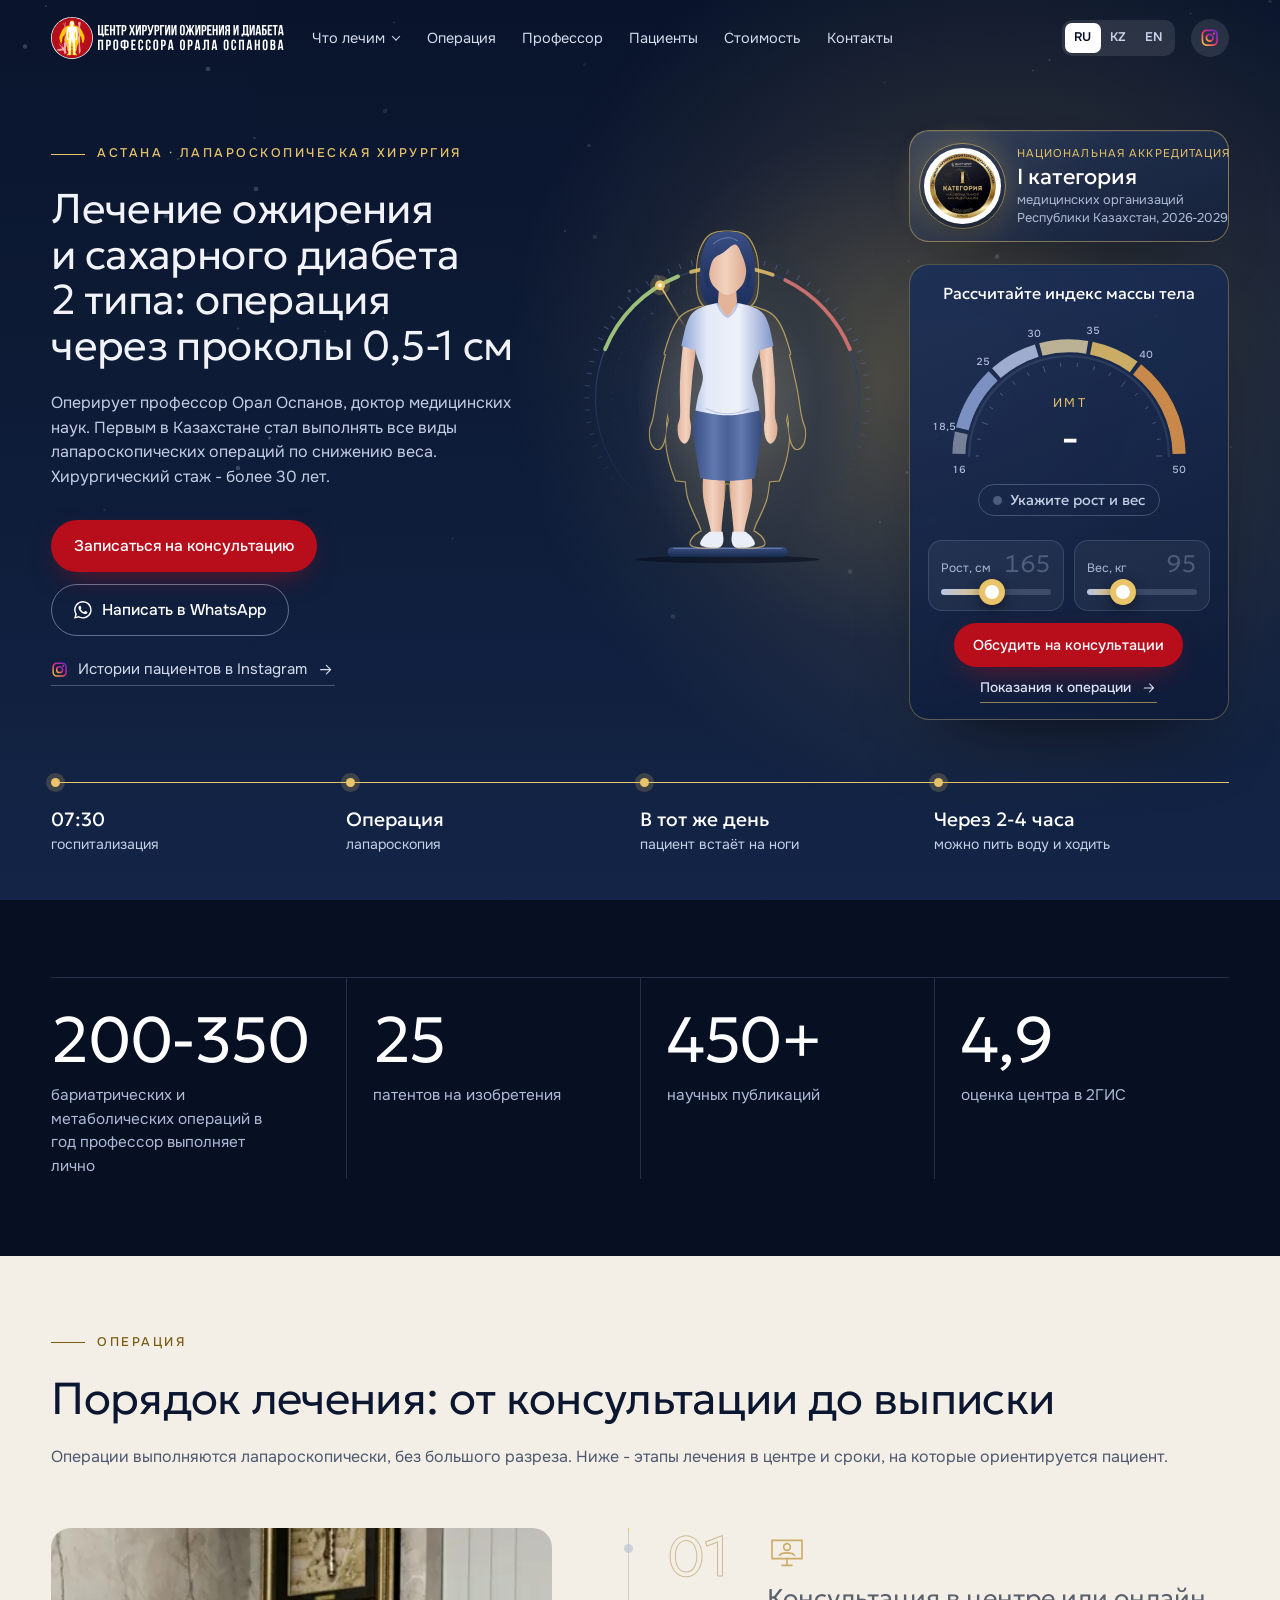
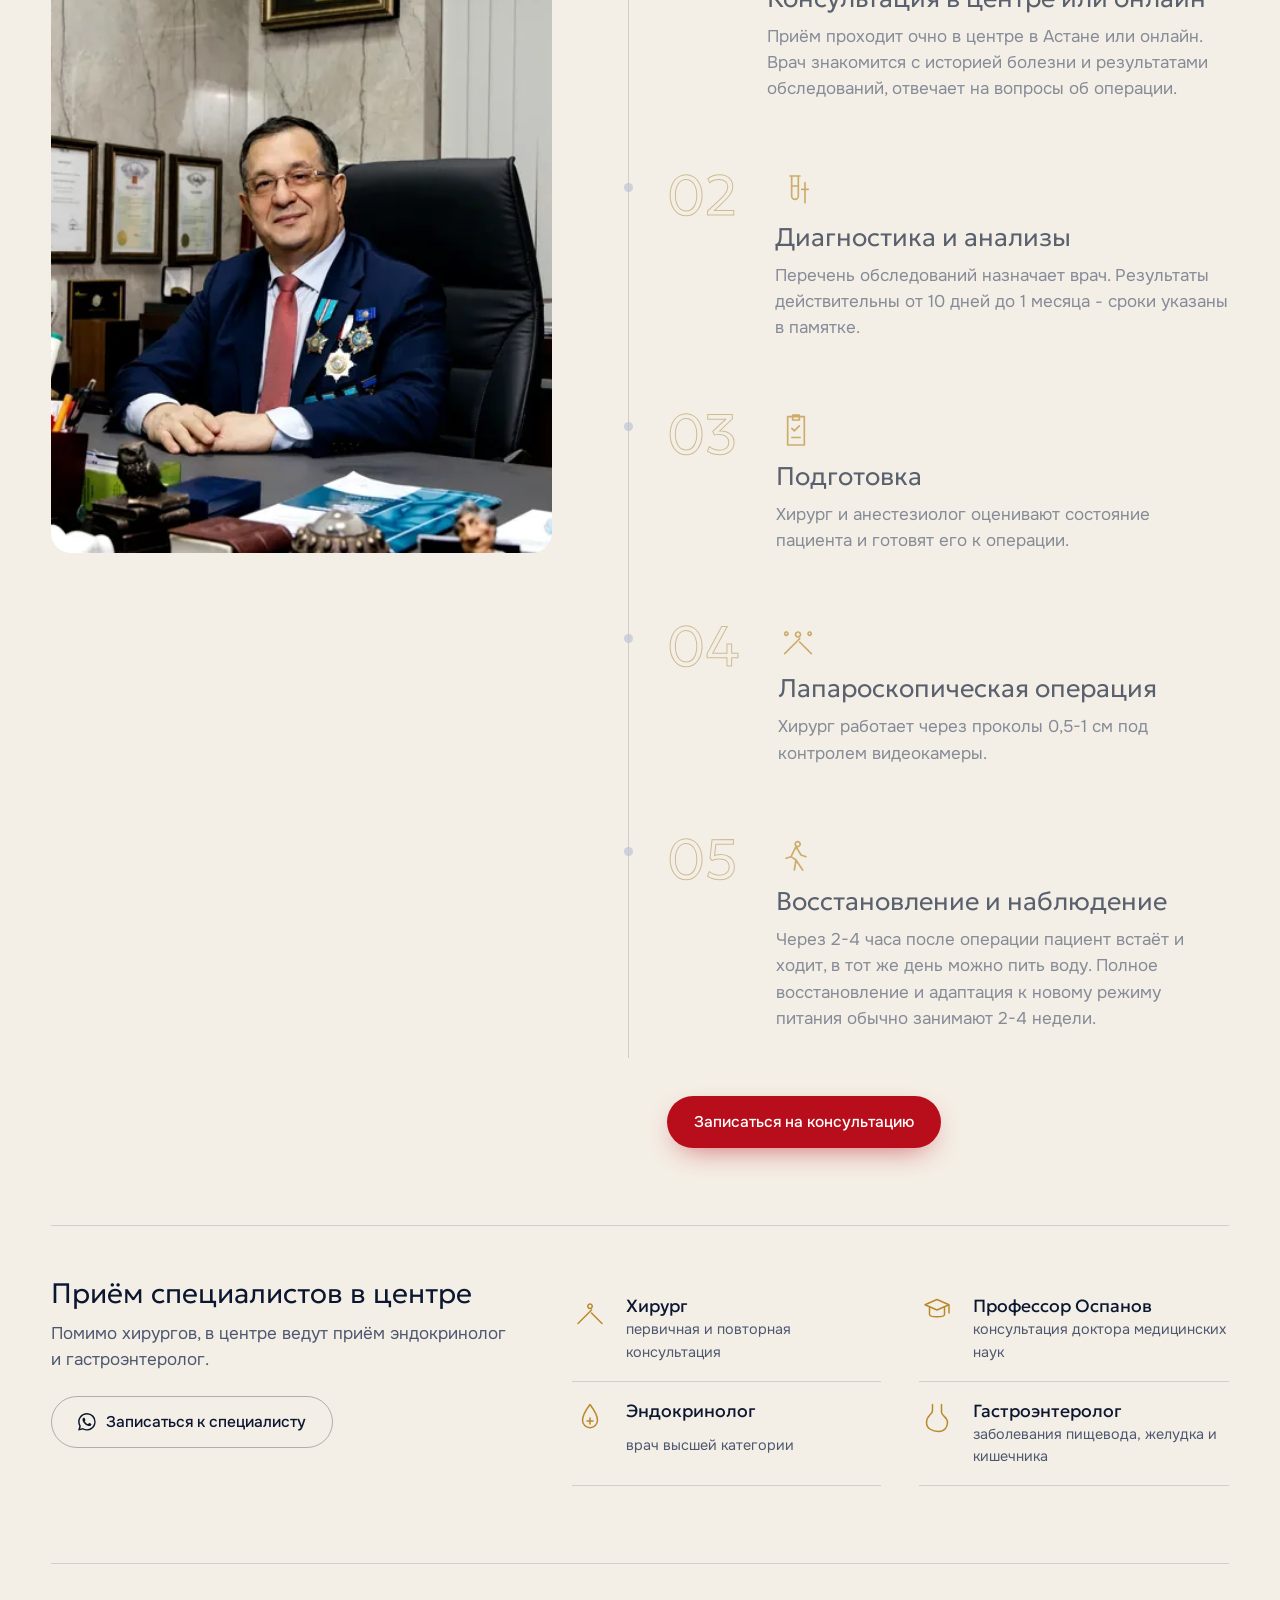
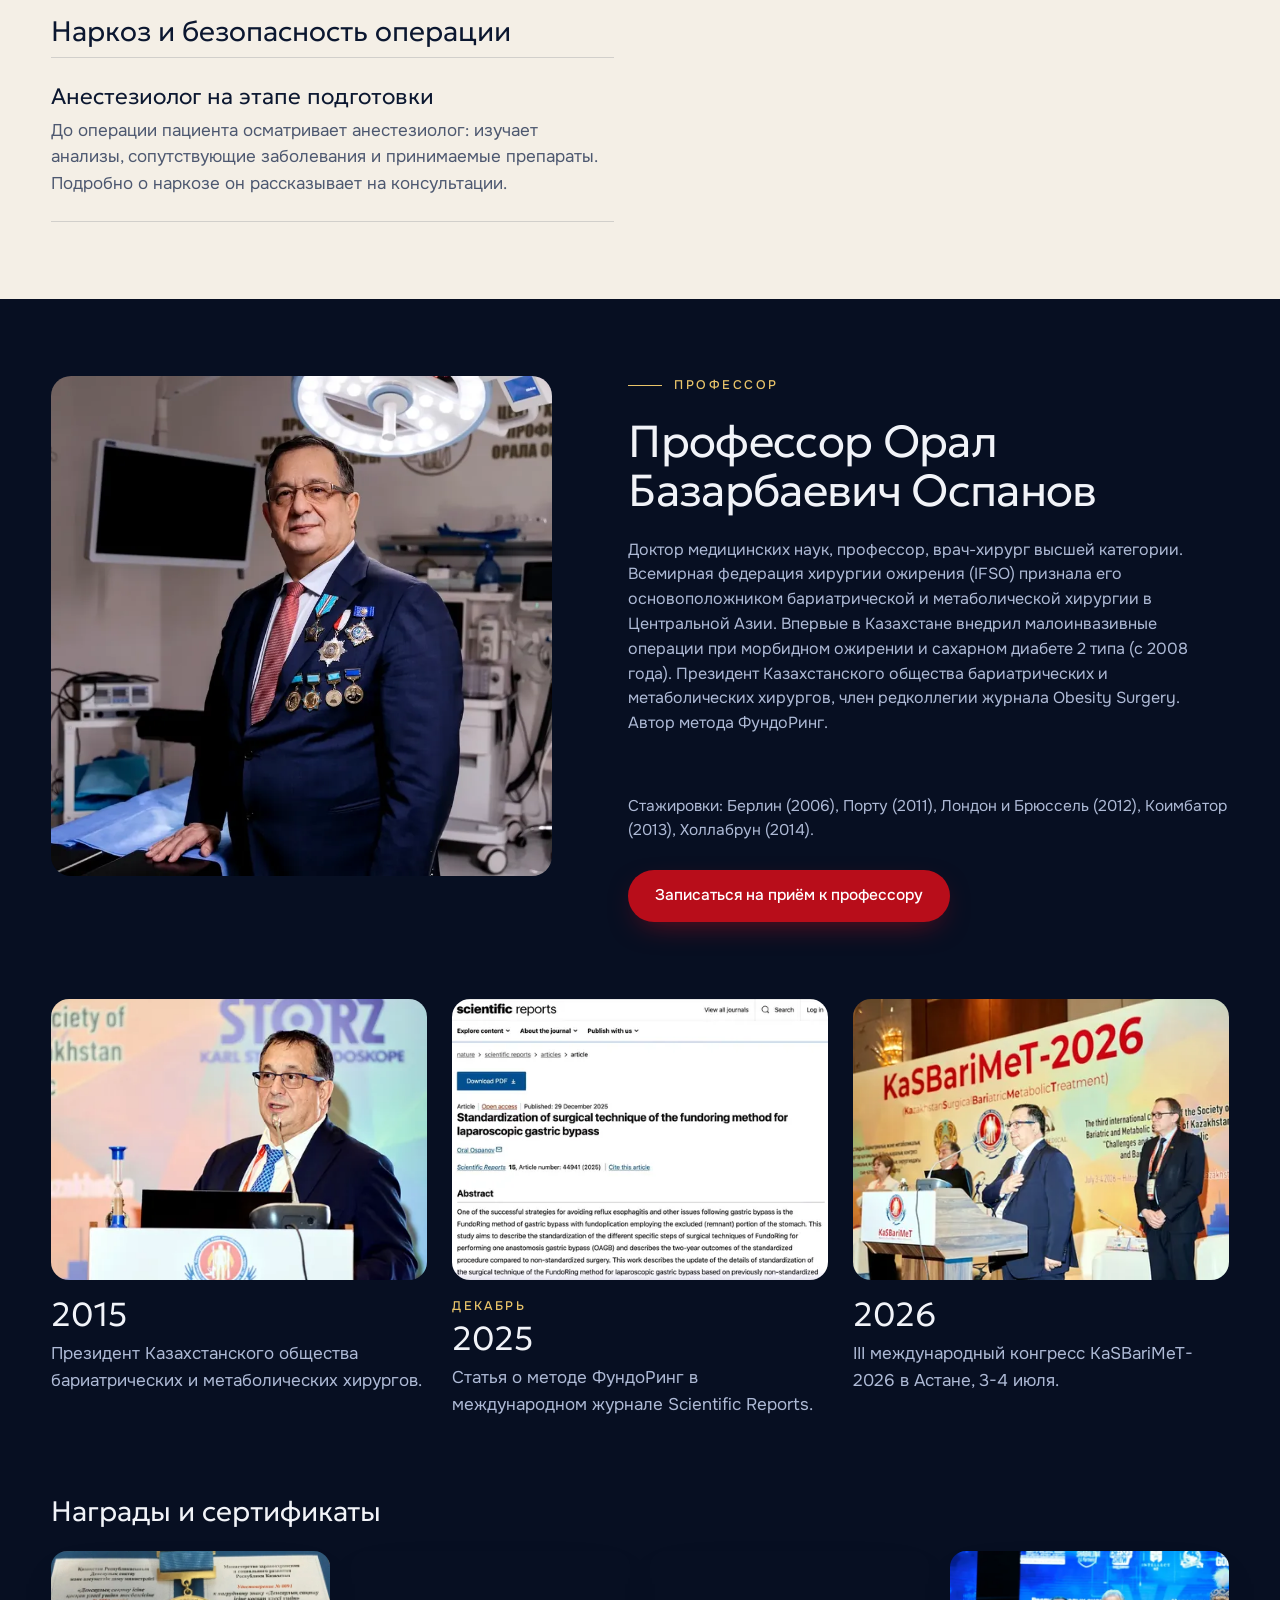
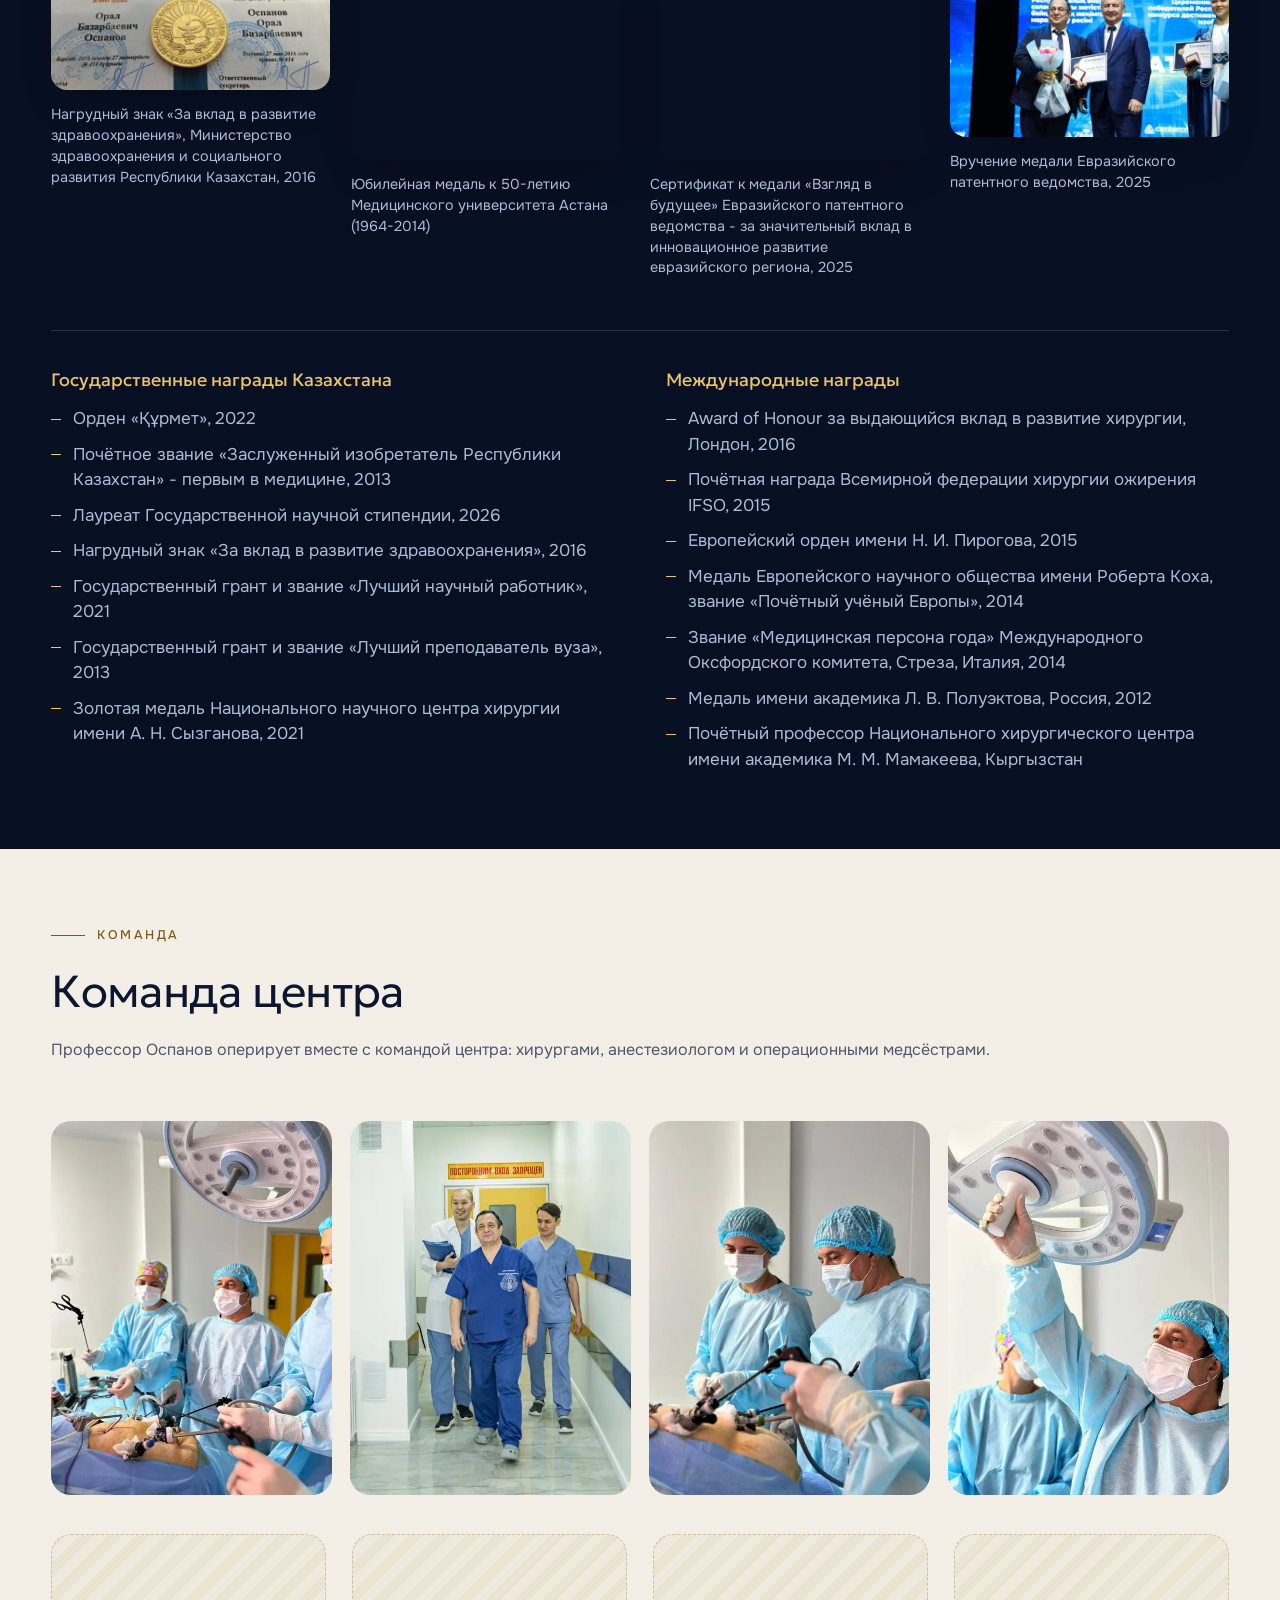
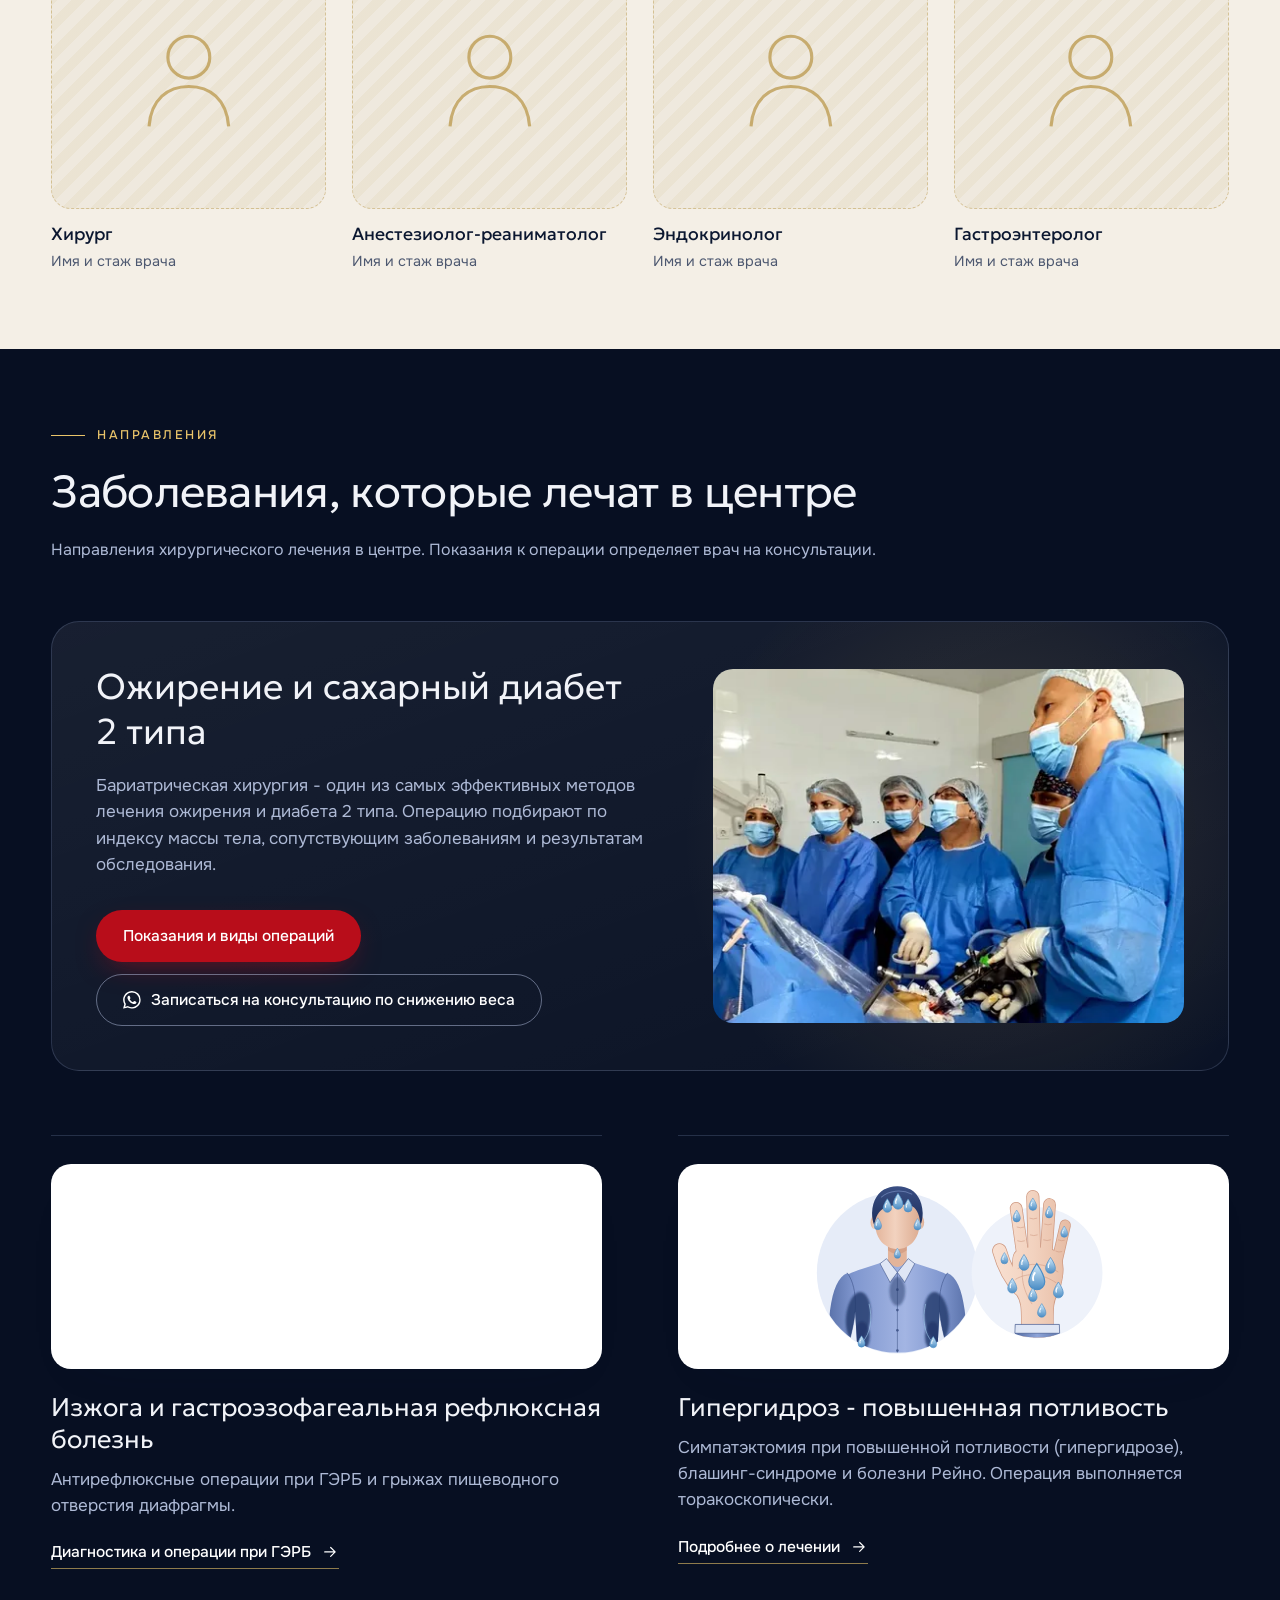
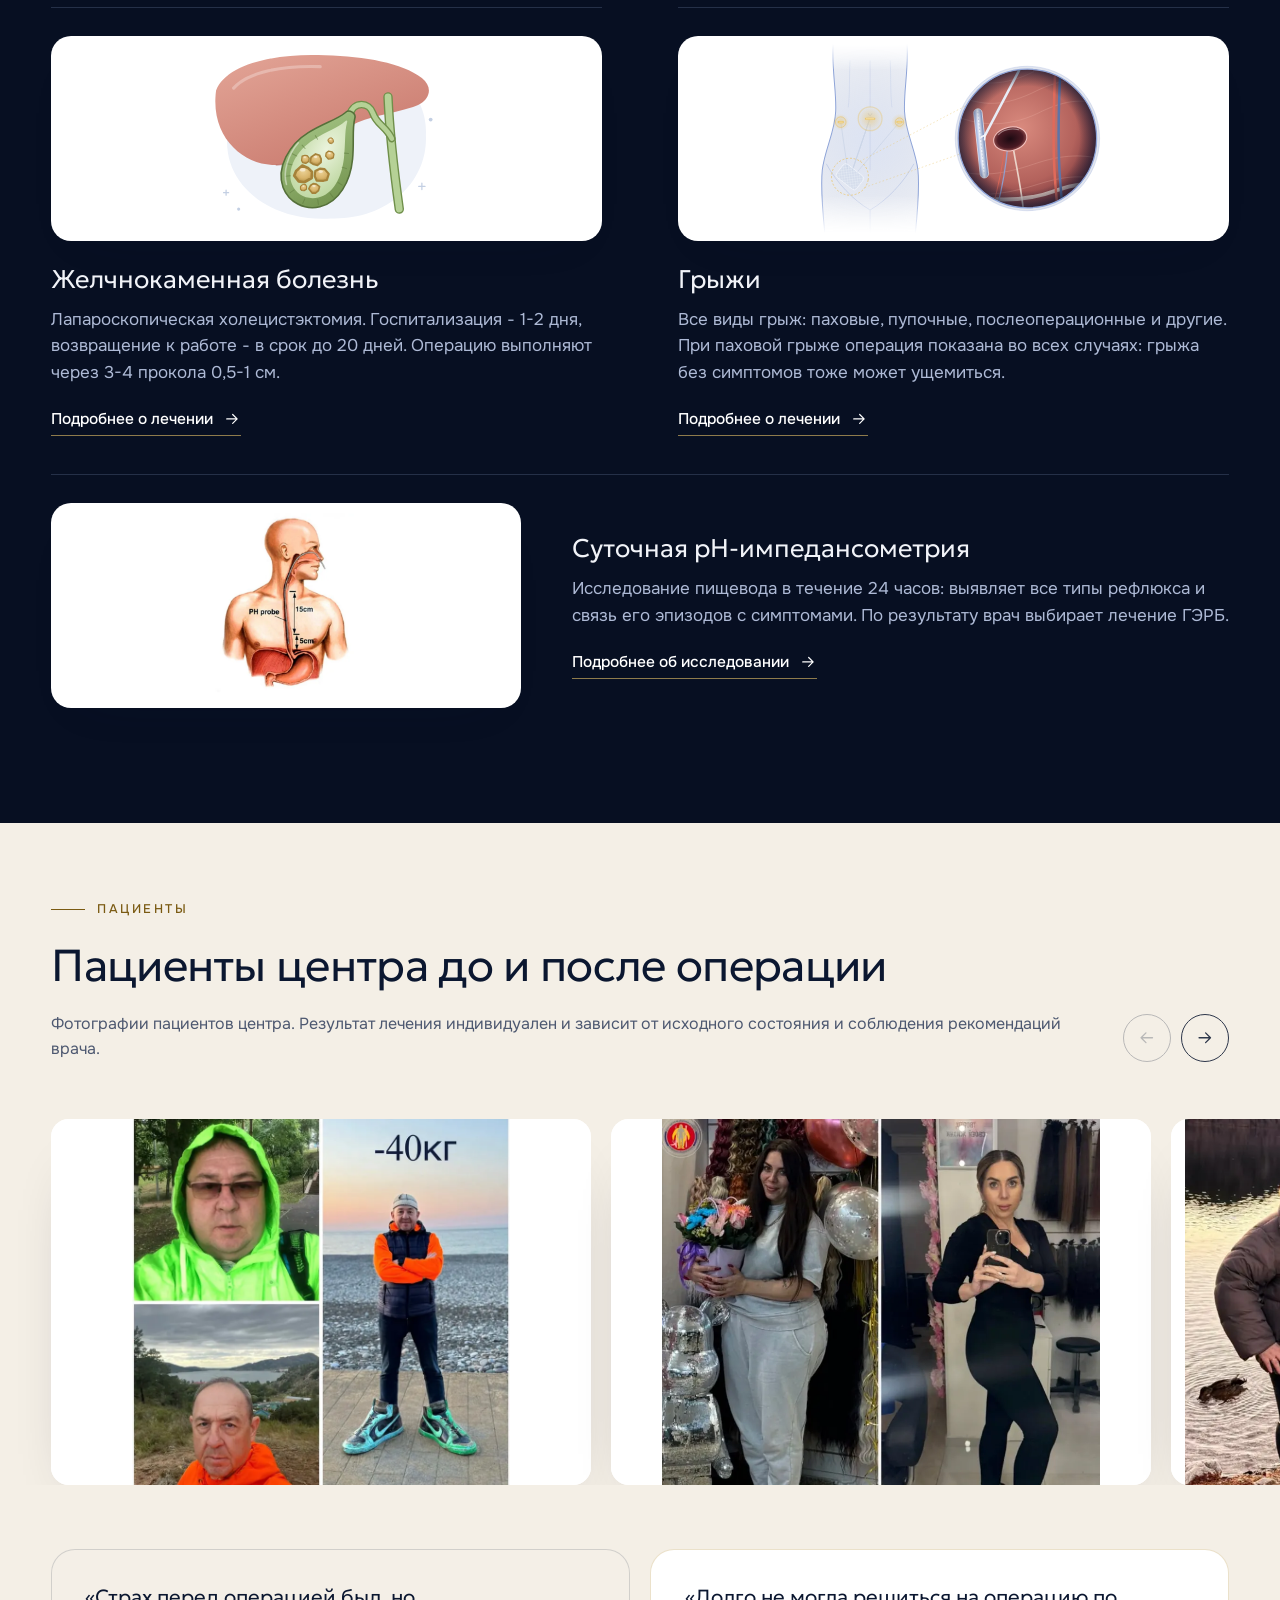
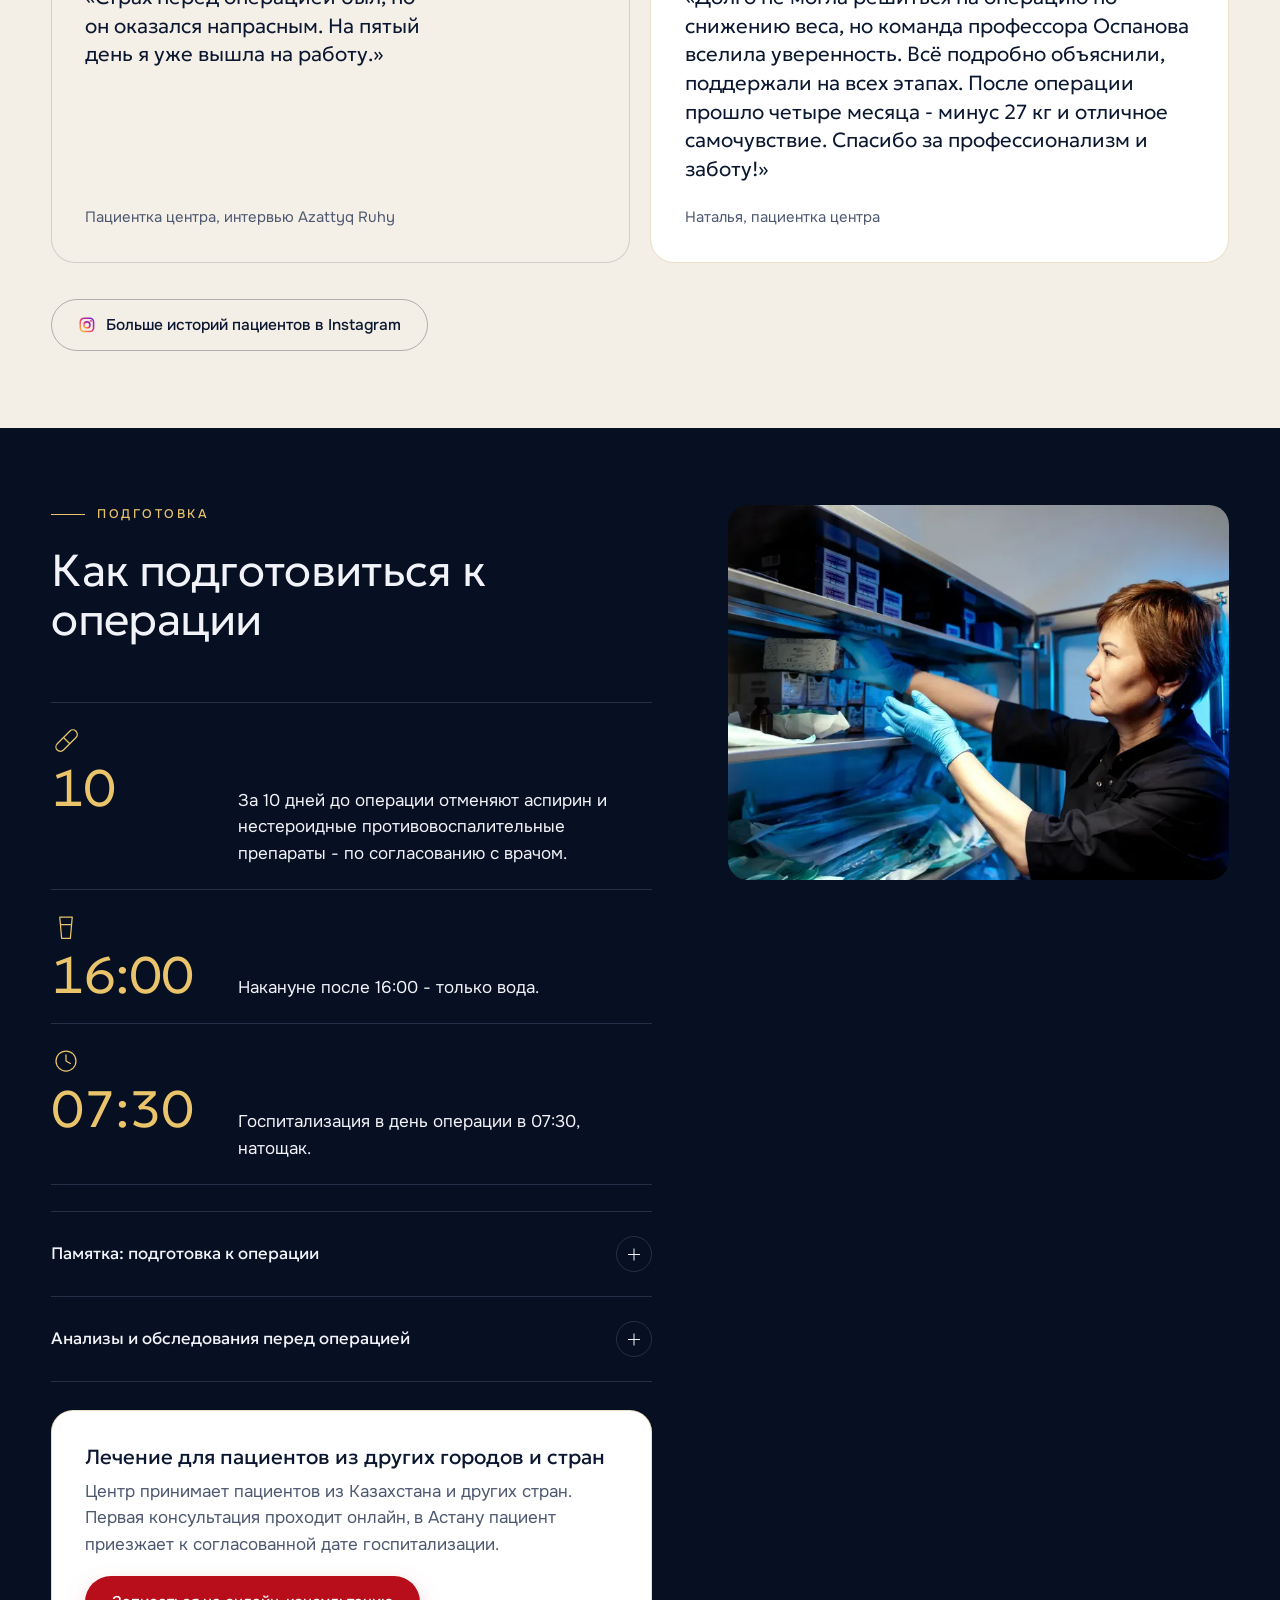
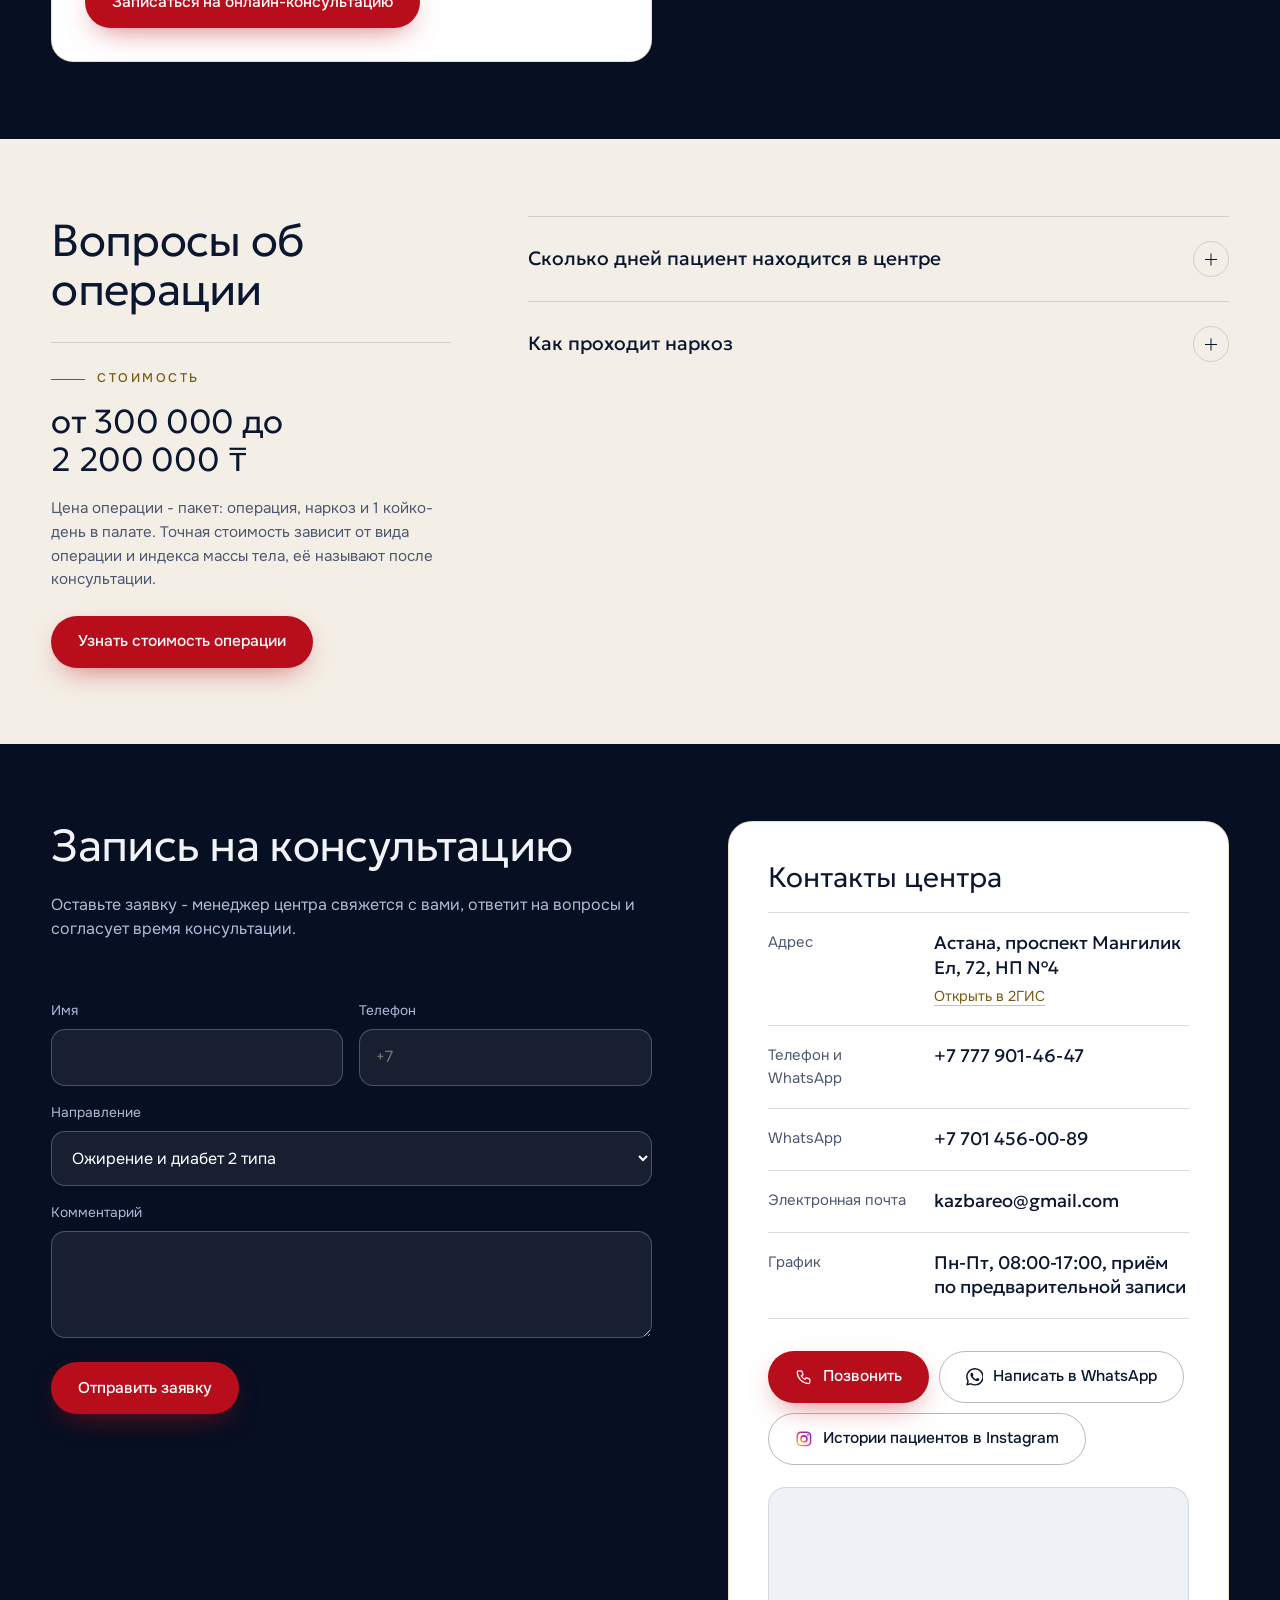
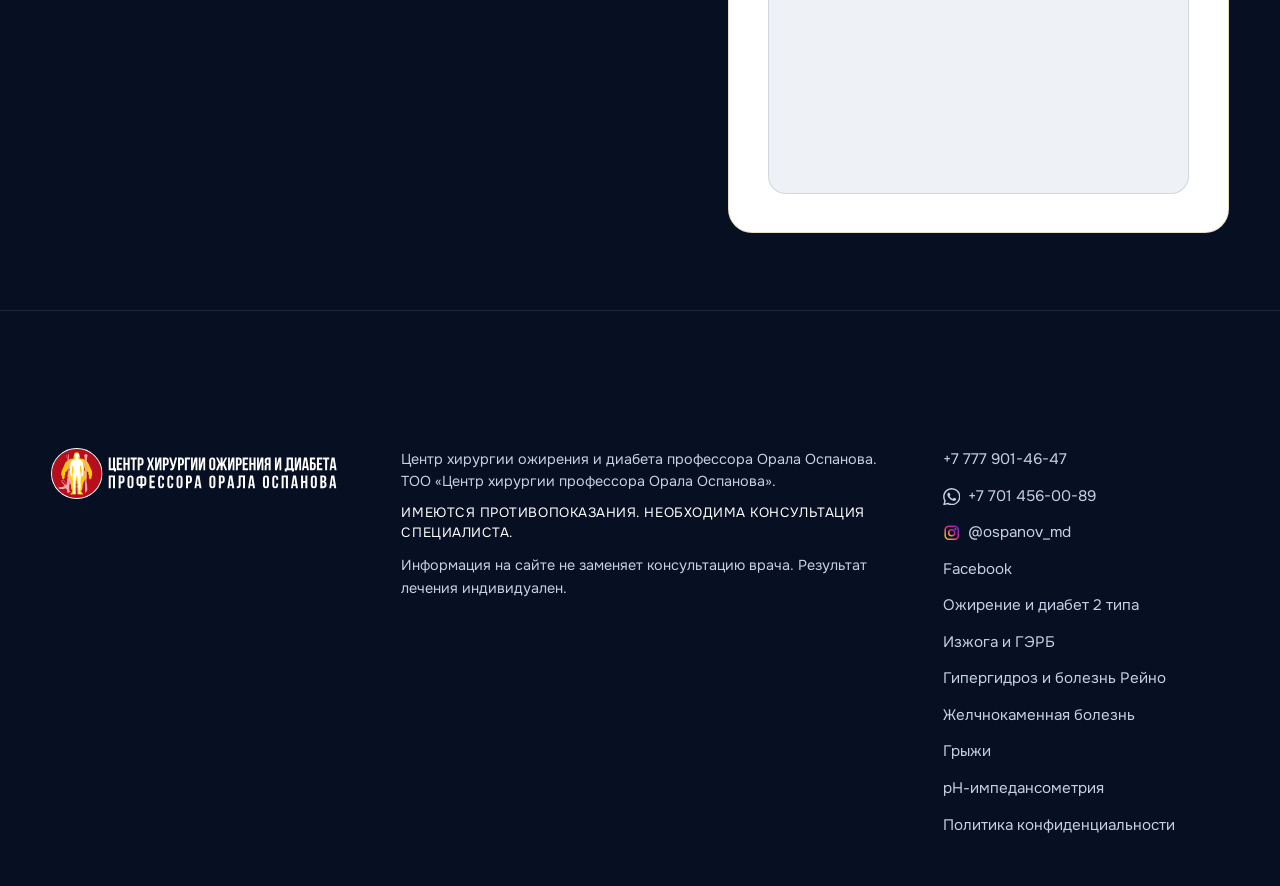
<file: index.html>
<!doctype html>
<html lang="ru">
<head>
<meta charset="utf-8">
<meta name="viewport" content="width=device-width, initial-scale=1, viewport-fit=cover">
<title>Лечение ожирения и сахарного диабета 2 типа в Астане - Центр хирургии профессора Орала Оспанова</title>
<meta name="description" content="Лапароскопические операции при ожирении и сахарном диабете 2 типа, ГЭРБ, гипергидрозе и желчнокаменной болезни. Оперирует профессор Орал Оспанов, стаж более 30 лет. Астана, Мангилик Ел 72. Стоимость - от 500 000 ₸.">
<meta property="og:type" content="website">
<meta property="og:title" content="Центр хирургии ожирения и диабета профессора Орала Оспанова, Астана">
<meta property="og:description" content="Операции через проколы 0,5-1 см. Запись на консультацию по телефону и в WhatsApp.">
<link rel="canonical" href="https://ospanovoral.kz/">
<link rel="alternate" hreflang="ru" href="https://ospanovoral.kz/">
<link rel="alternate" hreflang="x-default" href="https://ospanovoral.kz/">
<meta name="format-detection" content="telephone=no">
<meta property="og:url" content="https://ospanovoral.kz/">
<meta property="og:site_name" content="Центр хирургии профессора Орала Оспанова">
<meta property="og:locale" content="ru_RU">
<meta property="og:image" content="https://ospanovoral.kz/assets/img/og-image.jpg">
<meta property="og:image:width" content="1200">
<meta property="og:image:height" content="630">
<meta property="og:image:alt" content="Центр хирургии ожирения и диабета профессора Орала Оспанова, Астана">
<meta name="twitter:card" content="summary_large_image">
<meta name="twitter:title" content="Центр хирургии ожирения и диабета профессора Орала Оспанова, Астана">
<meta name="twitter:description" content="Операции через проколы 0,5-1 см. Запись на консультацию по телефону и в WhatsApp.">
<meta name="twitter:image" content="https://ospanovoral.kz/assets/img/og-image.jpg">
<meta name="theme-color" content="#070f22">
<link rel="icon" href="favicon.ico" sizes="any">
<link rel="icon" href="assets/img/favicon.svg" type="image/svg+xml">
<link rel="icon" href="assets/img/favicon-32.png" type="image/png" sizes="32x32">
<link rel="icon" href="assets/img/favicon-16.png" type="image/png" sizes="16x16">
<link rel="apple-touch-icon" href="assets/img/apple-touch-icon.png" sizes="180x180">
<link rel="preload" href="assets/fonts/geologica-cyrillic.woff2" as="font" type="font/woff2" crossorigin>
<link rel="preload" href="assets/fonts/onest-cyrillic.woff2" as="font" type="font/woff2" crossorigin>
<link rel="stylesheet" href="styles.css?v=20261126-9">
<script type="application/ld+json">{"@context": "https://schema.org", "@graph": [{"@type": "MedicalClinic", "@id": "https://ospanovoral.kz/#clinic", "name": "Центр хирургии ожирения и диабета профессора Орала Оспанова", "legalName": "ТОО «Центр хирургии профессора Орала Оспанова»", "url": "https://ospanovoral.kz/", "logo": "https://ospanovoral.kz/assets/img/apple-touch-icon.png", "image": "https://ospanovoral.kz/assets/img/og-image.jpg", "telephone": "+77779014647", "priceRange": "15 000 - 2 200 000 ₸", "address": {"@type": "PostalAddress", "streetAddress": "проспект Мангилик Ел, 72, НП №4", "addressLocality": "Астана", "addressCountry": "KZ"}, "openingHoursSpecification": [{"@type": "OpeningHoursSpecification", "dayOfWeek": ["Monday", "Tuesday", "Wednesday", "Thursday", "Friday"], "opens": "08:00", "closes": "17:00"}], "hasMap": "https://2gis.kz/astana/geo/70000001089430083", "sameAs": ["https://www.instagram.com/ospanov_md/", "https://www.facebook.com/oral.ospanov"], "email": "kazbareo@gmail.com", "medicalSpecialty": ["Surgical", "Gastroenterologic"], "availableService": [{"@type": "MedicalProcedure", "name": "Бариатрическая и метаболическая хирургия при ожирении и сахарном диабете 2 типа"}, {"@type": "MedicalProcedure", "name": "Антирефлюксные операции при ГЭРБ"}, {"@type": "MedicalProcedure", "name": "Симпатэктомия при гипергидрозе"}, {"@type": "MedicalProcedure", "name": "Лапароскопическая холецистэктомия"}, {"@type": "MedicalProcedure", "name": "Лечение грыж"}], "employee": {"@id": "https://ospanovoral.kz/#professor"}}, {"@type": "Physician", "@id": "https://ospanovoral.kz/#professor", "name": "Орал Базарбаевич Оспанов", "jobTitle": "Профессор, доктор медицинских наук", "url": "https://ospanovoral.kz/#professor", "image": "https://ospanovoral.kz/assets/photos/plate-86.webp", "telephone": "+77779014647", "medicalSpecialty": "Surgical", "worksFor": {"@id": "https://ospanovoral.kz/#clinic"}, "address": {"@type": "PostalAddress", "streetAddress": "проспект Мангилик Ел, 72, НП №4", "addressLocality": "Астана", "addressCountry": "KZ"}, "sameAs": ["https://www.instagram.com/ospanov_md/"]}, {"@type": "FAQPage", "mainEntity": [{"@type": "Question", "name": "Сколько дней пациент находится в центре", "acceptedAnswer": {"@type": "Answer", "text": "В стоимость операции входит 1 койко-день в палате, срок пребывания после операции определяет врач. После холецистэктомии госпитализация занимает 1-2 дня."}}, {"@type": "Question", "name": "Как проходит наркоз", "acceptedAnswer": {"@type": "Answer", "text": "Вид анестезии подбирает анестезиолог по результатам обследования. Он осматривает пациента до операции и отвечает на вопросы о наркозе на консультации."}}, {"@type": "Question", "name": "Можно ли получить консультацию, не приезжая в Астану", "acceptedAnswer": {"@type": "Answer", "text": "Да, первую консультацию можно пройти онлайн. Также можно прийти на приём в центр в Астане."}}]}]}</script>
<script src="https://lead-bot.sultan-askarov-kz.workers.dev/t.js" data-site="ospanovoral" defer></script>
</head>
<body>
<svg width="0" height="0" style="position:absolute" aria-hidden="true" focusable="false">
  <defs>
    <linearGradient id="ig-g" x1="0" y1="1" x2="1" y2="0"><stop offset="0" stop-color="#f9ce34"/><stop offset=".5" stop-color="#ee2a7b"/><stop offset="1" stop-color="#6228d7"/></linearGradient>
    <symbol id="ic-wa" viewBox="0 0 24 24"><path fill="currentColor" d="M17.472 14.382c-.297-.149-1.758-.867-2.03-.967-.273-.099-.471-.148-.67.15-.197.297-.767.966-.94 1.164-.173.199-.347.223-.644.075-.297-.15-1.255-.463-2.39-1.475-.883-.788-1.48-1.761-1.653-2.059-.173-.297-.018-.458.13-.606.134-.133.298-.347.446-.52.149-.174.198-.298.298-.497.099-.198.05-.371-.025-.52-.075-.149-.669-1.612-.916-2.207-.242-.579-.487-.5-.669-.51-.173-.008-.371-.01-.57-.01-.198 0-.52.074-.792.372-.272.297-1.04 1.016-1.04 2.479 0 1.462 1.065 2.875 1.213 3.074.149.198 2.096 3.2 5.077 4.487.709.306 1.262.489 1.694.625.712.227 1.36.195 1.871.118.571-.085 1.758-.719 2.006-1.413.248-.694.248-1.289.173-1.413-.074-.124-.272-.198-.57-.347m-5.421 7.403h-.004a9.87 9.87 0 0 1-5.031-1.378l-.361-.214-3.741.982.998-3.648-.235-.374a9.86 9.86 0 0 1-1.51-5.26c.001-5.45 4.436-9.884 9.888-9.884 2.64 0 5.122 1.03 6.988 2.898a9.825 9.825 0 0 1 2.893 6.994c-.003 5.45-4.437 9.884-9.885 9.884m8.413-18.297A11.815 11.815 0 0 0 12.05 0C5.495 0 .16 5.335.157 11.892c0 2.096.547 4.142 1.588 5.945L.057 24l6.305-1.654a11.882 11.882 0 0 0 5.683 1.448h.005c6.554 0 11.89-5.335 11.893-11.893a11.821 11.821 0 0 0-3.48-8.413Z"/></symbol>
    <symbol id="ic-ig" viewBox="0 0 24 24"><g fill="none" stroke="url(#ig-g)" stroke-width="2.1"><rect x="3" y="3" width="18" height="18" rx="5.2"/><circle cx="12" cy="12" r="4.1"/></g><circle cx="17.3" cy="6.7" r="1.35" fill="url(#ig-g)"/></symbol>
    <symbol id="ic-tel" viewBox="0 0 24 24"><path fill="none" stroke="currentColor" stroke-width="1.7" stroke-linecap="round" stroke-linejoin="round" d="M5 4h4l2 5-2.5 1.5a11 11 0 0 0 5 5L15 13l5 2v4a2 2 0 0 1-2 2A16 16 0 0 1 3 6a2 2 0 0 1 2-2Z"/></symbol>
    <symbol id="ic-ar" viewBox="0 0 24 24"><path fill="none" stroke="currentColor" stroke-width="1.6" stroke-linecap="round" stroke-linejoin="round" d="M5 12h14M13 6l6 6-6 6"/></symbol>
  </defs>
</svg>

<div class="bg" aria-hidden="true">
  <i class="bg-l bg-0"></i><i class="bg-l bg-1"></i><i class="bg-l bg-2"></i><i class="bg-l bg-3"></i>
  <i class="bg-stars"></i>
</div>

<header class="hdr" id="hdr">
  <div class="hdr-in wrap">
    <a class="logo" href="#top" aria-label="Центр хирургии ожирения и диабета профессора Орала Оспанова" data-i18n-aria="a.logo"><img src="assets/logo/logo.svg" width="2365" height="426" alt="Центр хирургии ожирения и диабета профессора Орала Оспанова" data-i18n-alt="a.logo"></a>
    <nav class="nav" id="nav" aria-label="Разделы" data-i18n-aria="a.nav">
      <div class="nav-dd">
        <a href="#napravleniya" data-i18n="nav.treat">Что лечим</a>
        <div class="dd">
          <a href="ozhirenie-diabet/" data-i18n="dd.oz">Ожирение и диабет 2 типа</a>
          <a href="izzhoga-gerb/" data-i18n="dd.gb">Изжога и ГЭРБ</a>
          <a href="gipergidroz/" data-i18n="dd.gg">Гипергидроз и болезнь Рейно</a>
          <a href="zhkb/" data-i18n="dd.zh">Желчнокаменная болезнь</a>
          <a href="gryzhi/" data-i18n="dd.gr">Грыжи</a>
          <a href="ph-impedansometriya/" data-i18n="dd.ph">рН-импедансометрия</a>
        </div>
      </div>
      <a href="#operaciya" data-i18n="nav.op">Операция</a>
      <a href="#professor" data-i18n="nav.prof">Профессор</a>
      <a href="#pacienty" data-i18n="nav.pat">Пациенты</a>
      <a href="#stoimost" data-i18n="nav.cost">Стоимость</a>
      <a href="#kontakty" data-i18n="nav.cont">Контакты</a>
      <div class="nav-m">
        <a class="btn btn-red" href="#zapis" data-i18n="btn.consult">Записаться на консультацию</a>
        <a class="btn btn-line" href="tel:+77779014647"><svg class="ic"><use href="#ic-tel"/></svg><span>+7&nbsp;777&nbsp;901-46-47</span></a>
        <a class="btn btn-line" href="https://wa.me/77779014647?text=%D0%97%D0%B4%D1%80%D0%B0%D0%B2%D1%81%D1%82%D0%B2%D1%83%D0%B9%D1%82%D0%B5%21%20%D0%A5%D0%BE%D1%87%D1%83%20%D0%B7%D0%B0%D0%BF%D0%B8%D1%81%D0%B0%D1%82%D1%8C%D1%81%D1%8F%20%D0%BD%D0%B0%20%D0%BA%D0%BE%D0%BD%D1%81%D1%83%D0%BB%D1%8C%D1%82%D0%B0%D1%86%D0%B8%D1%8E%20%D0%B2%20%D0%A6%D0%B5%D0%BD%D1%82%D1%80%20%D1%85%D0%B8%D1%80%D1%83%D1%80%D0%B3%D0%B8%D0%B8%20%D0%BF%D1%80%D0%BE%D1%84%D0%B5%D1%81%D1%81%D0%BE%D1%80%D0%B0%20%D0%9E%D1%80%D0%B0%D0%BB%D0%B0%20%D0%9E%D1%81%D0%BF%D0%B0%D0%BD%D0%BE%D0%B2%D0%B0." target="_blank" rel="noopener"><svg class="ic"><use href="#ic-wa"/></svg><span data-i18n="btn.wa">Написать в WhatsApp</span></a>
        <a class="btn btn-line" href="https://www.instagram.com/ospanov_md/" target="_blank" rel="noopener"><svg class="ic"><use href="#ic-ig"/></svg><span data-i18n="btn.ig">Истории пациентов в Instagram</span></a>
      </div>
    </nav>
    <div class="hdr-r">
      <div class="lang" role="group" aria-label="Язык" data-i18n-aria="a.lang">
        <button type="button" data-lang="ru" aria-pressed="true">RU</button>
        <button type="button" data-lang="kk" aria-pressed="false">KZ</button>
        <button type="button" data-lang="en" aria-pressed="false">EN</button>
      </div>
      <a class="hdr-ig" href="https://www.instagram.com/ospanov_md/" target="_blank" rel="noopener" aria-label="Instagram @ospanov_md"><svg class="ic"><use href="#ic-ig"/></svg></a>
      <a class="hdr-tel" href="tel:+77779014647">+7&nbsp;777&nbsp;901-46-47</a>
      <a class="btn btn-red hdr-cta" href="#zapis" data-i18n="btn.consult">Записаться на консультацию</a>
      <button class="burger" type="button" id="burger" aria-label="Меню" data-i18n-aria="a.menu" aria-expanded="false" aria-controls="nav"><i></i><i></i></button>
    </div>
  </div>
</header>

<main>
<section class="hero hero-home" id="top">
<div class="hv">
    <figure class="hv-main hv-art"><img src="assets/art/hero-weight.svg?v=20261126" alt="" fetchpriority="high" decoding="async"></figure>
  </div>
<div class="hbadge"><span class="hbadge-i"><img src="assets/photos/trust-105-480.webp" width="480" height="480" alt="Знак национальной аккредитации, I категория, 2026-2029" data-i18n-alt="alt.accr" decoding="async"></span><span class="hbadge-t"><span class="hb-k" data-i18n="hb.t">Национальная аккредитация</span><b data-i18n="hb.c">I&nbsp;категория</b><span class="hb-s" data-i18n="hb.s2">медицинских организаций Республики Казахстан, 2026&#8209;2029</span></span></div>

  <div class="hero-txt wrap">
    <div class="hero-col">
      <p class="kick" data-i18n="hero.kick">Астана · лапароскопическая хирургия</p>
      <h1 class="spl" data-i18n="hero.h1">Лечение ожирения и сахарного диабета 2&nbsp;типа: операция через проколы 0,5-1&nbsp;см</h1>
      <p class="lead" data-i18n="hero.lead">Оперирует профессор Орал Оспанов, доктор медицинских наук. Первым в Казахстане стал выполнять все виды лапароскопических операций по снижению веса. Хирургический стаж - более 30&nbsp;лет.</p>
      <div class="btns">
        <a class="btn btn-red" href="#zapis" data-i18n="btn.consult">Записаться на консультацию</a>
        <a class="btn btn-line" href="https://wa.me/77779014647?text=%D0%97%D0%B4%D1%80%D0%B0%D0%B2%D1%81%D1%82%D0%B2%D1%83%D0%B9%D1%82%D0%B5%21%20%D0%A5%D0%BE%D1%87%D1%83%20%D0%B7%D0%B0%D0%BF%D0%B8%D1%81%D0%B0%D1%82%D1%8C%D1%81%D1%8F%20%D0%BD%D0%B0%20%D0%BA%D0%BE%D0%BD%D1%81%D1%83%D0%BB%D1%8C%D1%82%D0%B0%D1%86%D0%B8%D1%8E%20%D0%B2%20%D0%A6%D0%B5%D0%BD%D1%82%D1%80%20%D1%85%D0%B8%D1%80%D1%83%D1%80%D0%B3%D0%B8%D0%B8%20%D0%BF%D1%80%D0%BE%D1%84%D0%B5%D1%81%D1%81%D0%BE%D1%80%D0%B0%20%D0%9E%D1%80%D0%B0%D0%BB%D0%B0%20%D0%9E%D1%81%D0%BF%D0%B0%D0%BD%D0%BE%D0%B2%D0%B0." target="_blank" rel="noopener"><svg class="ic"><use href="#ic-wa"/></svg><span data-i18n="btn.wa">Написать в WhatsApp</span></a>
      </div>
      <a class="tlink" href="https://www.instagram.com/ospanov_md/" target="_blank" rel="noopener"><svg class="ic"><use href="#ic-ig"/></svg><span data-i18n="hero.ig">Истории пациентов в Instagram</span><svg class="ic ar"><use href="#ic-ar"/></svg></a>
    </div>
  </div>

  <div class="hcalc bmi-calc" id="bmi" data-lb-direct>
    <p class="hcalc-h" data-i18n="hc.h">Рассчитайте индекс массы тела</p>
    <div class="hcalc-g bmi-g">            <svg viewBox="0 0 300 172" aria-hidden="true" focusable="false"><defs><linearGradient id="hbPg" gradientUnits="userSpaceOnUse" x1="32" y1="0" x2="268" y2="0"><stop offset="0" stop-color="#5d74a8"/><stop offset=".45" stop-color="#8ea4d8"/><stop offset="1" stop-color="#e9c46a"/></linearGradient></defs><path class="bmi-seg" data-c="u" d="M32.0 147.7A118 118 0 0 1 34.6 125.2"/><path class="bmi-seg" data-c="0" d="M35.7 120.8A118 118 0 0 1 68.8 64.3"/><path class="bmi-seg" data-c="1" d="M72.2 61.3A118 118 0 0 1 115.5 37.1"/><path class="bmi-seg" data-c="2" d="M119.9 35.9A118 118 0 0 1 169.5 33.6"/><path class="bmi-seg" data-c="3" d="M173.9 34.4A118 118 0 0 1 219.3 54.5"/><path class="bmi-seg" data-c="4" d="M222.9 57.2A118 118 0 0 1 268.0 147.7"/><path class="bmi-tk" d="M50.0 150.0L54.0 150.0M51.7 131.6L55.6 132.4M56.8 113.9L63.3 116.4M65.0 97.4L68.4 99.5M76.1 82.6L79.1 85.3M89.7 70.2L92.1 73.4M105.4 60.5L107.2 64.1M122.6 53.8L124.5 60.6M140.8 50.4L141.1 54.4M159.2 50.4L158.9 54.4M177.4 53.8L176.3 57.7M194.6 60.5L192.8 64.1M210.3 70.2L206.0 75.8M223.9 82.6L220.9 85.3M235.0 97.4L231.6 99.5M243.2 113.9L239.5 115.3M248.3 131.6L244.4 132.4M250.0 150.0L243.0 150.0"/><path class="bmi-pt" d="M43 150A107 107 0 0 1 257 150"/><path class="bmi-pr" id="bmiProg" d="M43 150A107 107 0 0 1 257 150" pathLength="100" stroke="url(#hbPg)"/><g class="bmi-lb"><text x="16.6" y="122.6">18,5</text><text x="57.7" y="52.8">25</text><text x="112.5" y="22.2">30</text><text x="175.2" y="19.3">35</text><text x="232.6" y="44.7">40</text><text x="32" y="168">16</text><text x="268" y="168">50</text></g><g class="bmi-nd" id="bmiNeedle"><path d="M43 150L62 147.6A2.4 2.4 0 0 1 62 152.4Z"/><circle cx="32" cy="150" r="5.5"/></g></svg><div class="bmi-val"><small data-i18n="bmi.unit">ИМТ</small><span id="bmiVal">-</span></div></div>
    <p class="bmi-cat hcalc-cat"><span id="bmiCatT" data-i18n="bmi.empty">Укажите рост и вес</span></p>
    <ul class="bmi-zones hcalc-z">
      <li data-z="1"><b>30-34,9</b><span data-i18n="bmi.z1">операция рассматривается при сахарном диабете 2&nbsp;типа или преддиабете</span></li>
      <li data-z="2"><b>35-39,9</b><span data-i18n="bmi.z2">операция рассматривается при сопутствующих заболеваниях</span></li>
      <li data-z="3"><b data-i18n="bmi.z3n">40 и выше</b><span data-i18n="bmi.z3">операция рассматривается независимо от сопутствующих заболеваний</span></li>
    </ul>
    <div class="hcalc-f">
      <div class="bmi-fld"><div class="hcalc-r"><label for="bmiH" id="bmiHL" data-i18n="bmi.height">Рост, см</label><input type="number" id="bmiH" inputmode="decimal" min="120" max="220" step="any" placeholder="165" autocomplete="off"></div><input type="range" class="bmi-rng" id="bmiHR" min="120" max="220" step="1" value="165" aria-labelledby="bmiHL"></div>
      <div class="bmi-fld"><div class="hcalc-r"><label for="bmiW" id="bmiWL" data-i18n="bmi.weight">Вес, кг</label><input type="number" id="bmiW" inputmode="decimal" min="35" max="300" step="any" placeholder="95" autocomplete="off"></div><input type="range" class="bmi-rng" id="bmiWR" min="35" max="250" step="1" value="95" aria-labelledby="bmiWL"></div>
    </div>
    <p class="vh" id="bmiRes" aria-live="polite"></p>
    <div class="hcalc-b"><a class="btn btn-red" id="bmiBtn" href="https://wa.me/77779014647?text=%D0%97%D0%B4%D1%80%D0%B0%D0%B2%D1%81%D1%82%D0%B2%D1%83%D0%B9%D1%82%D0%B5%21%20%D0%A5%D0%BE%D1%87%D1%83%20%D0%BE%D0%B1%D1%81%D1%83%D0%B4%D0%B8%D1%82%D1%8C%20%D0%BB%D0%B5%D1%87%D0%B5%D0%BD%D0%B8%D0%B5%20%D0%BD%D0%B0%20%D0%BA%D0%BE%D0%BD%D1%81%D1%83%D0%BB%D1%8C%D1%82%D0%B0%D1%86%D0%B8%D0%B8." target="_blank" rel="noopener" data-i18n="bmi.btn">Обсудить на консультации</a><a class="dlink" href="ozhirenie-diabet/#pokazaniya"><span data-i18n="hc.more">Показания к операции</span><svg class="ic"><use href="#ic-ar"/></svg></a></div>
  </div>

  <ol class="tline" id="tline">
    <li class="on"><b data-i18n="hero.t1a">07:30</b><span data-i18n="hero.t1b">госпитализация</span></li>
    <li><b data-i18n="hero.t2a">Операция</b><span data-i18n="hero.t2b">лапароскопия</span></li>
    <li><b data-i18n="hero.t3a">В тот же день</b><span data-i18n="hero.t3b">пациент встаёт на ноги</span></li>
    <li><b data-i18n="hero.t4a">Через 2-4 часа</b><span data-i18n="hero.t4b">можно пить воду и ходить</span></li>
  </ol>
</section>

<section class="trust" aria-label="Факты о центре" data-i18n-aria="a.trust">
  <ul class="trust-in wrap">
    <li class="rv"><b>200-350</b><span data-i18n="trust.1">бариатрических и метаболических операций в год профессор выполняет лично</span></li>
    <li class="rv"><b>25</b><span data-i18n="trust.2">патентов на изобретения</span></li>
    <li class="rv"><b>450+</b><span data-i18n="trust.3">научных публикаций</span></li>
    <li class="rv"><b>4,9</b><span data-i18n="trust.4">оценка центра в 2ГИС</span></li>
  </ul>
</section>

<section class="sec lt" id="operaciya">
  <div class="wrap">
    <header class="head">
      <p class="kick" data-i18n="op.kick">Операция</p>
      <h2 class="spl" data-i18n="op.h2">Порядок лечения: от консультации до выписки</h2>
      <p class="lead rv" data-i18n="op.lead">Операции выполняются лапароскопически, без большого разреза. Ниже - этапы лечения в центре и сроки, на которые ориентируется пациент.</p>
    </header>
    <div class="steps-grid">
      <div class="steps-ph">
        <div class="ph ph-stack" id="stepsPh">
          <img class="on" src="assets/photos/trust-80-800.webp" srcset="assets/photos/trust-80-480.webp 480w, assets/photos/trust-80-800.webp 800w, assets/photos/trust-80-1200.webp 1200w, assets/photos/trust-80.webp 2000w" sizes="(min-width:900px) 42vw, 100vw" width="2000" height="1334" alt="Профессор Оспанов в кабинете" data-i18n-alt="alt.office" loading="lazy" decoding="async">
          <img src="assets/photos/plate-90-800.webp" srcset="assets/photos/plate-90-480.webp 480w, assets/photos/plate-90-800.webp 800w, assets/photos/plate-90.webp 1181w" sizes="(min-width:900px) 42vw, 100vw" width="1181" height="1182" alt="Лапароскопическая операция в центре" data-i18n-alt="alt.oper" loading="lazy" decoding="async">
          <img src="assets/photos/card-76-800.webp" srcset="assets/photos/card-76-480.webp 480w, assets/photos/card-76-800.webp 800w, assets/photos/card-76.webp 1334w" sizes="(min-width:900px) 42vw, 100vw" width="1334" height="2000" alt="Медсестра центра у пациента" data-i18n-alt="alt.nurse" loading="lazy" decoding="async">
        </div>
      </div>
      <ol class="steps" id="steps">
        <li class="step" data-ph="0"><i class="num">01</i><div><svg class="sic" viewBox="0 0 48 48" aria-hidden="true"><path d="M6 10H42V32H6ZM18 40H30M24 32V40M20 18A4 4 0 1 0 28 18A4 4 0 1 0 20 18M15 28C17 24 31 24 33 28"/></svg><h3 data-i18n="op.s1h">Консультация в центре или онлайн</h3><p data-i18n="op.s1p">Приём проходит очно в центре в Астане или онлайн. Врач знакомится с историей болезни и результатами обследований, отвечает на вопросы об операции.</p></div></li>
        <li class="step" data-ph="0"><i class="num">02</i><div><svg class="sic" viewBox="0 0 48 48" aria-hidden="true"><path d="M18 6H30M20 6V30A4 4 0 0 0 28 30V6M20 18H28M36 14V38M32 22H40"/></svg><h3 data-i18n="op.s2h">Диагностика и анализы</h3><p data-i18n="op.s2p">Перечень обследований назначает врач. Результаты действительны от 10&nbsp;дней до 1&nbsp;месяца - сроки указаны в памятке.</p></div></li>
        <li class="step" data-ph="0"><i class="num">03</i><div><svg class="sic" viewBox="0 0 48 48" aria-hidden="true"><path d="M14 8H34V42H14ZM20 6H28V12H20ZM19 22L22 25L28 19M19 33H29"/></svg><h3 data-i18n="op.s3h">Подготовка</h3><p data-i18n="op.s3p">Хирург и анестезиолог оценивают состояние пациента и готовят его к операции.</p></div></li>
        <li class="step" data-ph="1"><i class="num">04</i><div><svg class="sic" viewBox="0 0 48 48" aria-hidden="true"><path d="M8 38L22 24M22 24L26 20M40 38L26 24M24 12A3 3 0 1 0 24.01 12M10 12A2 2 0 1 0 10.01 12M38 12A2 2 0 1 0 38.01 12"/></svg><h3 data-i18n="op.s4h">Лапароскопическая операция</h3><p data-i18n="op.s4p">Хирург работает через проколы 0,5-1&nbsp;см под контролем видеокамеры.</p></div></li>
        <li class="step" data-ph="2"><i class="num">05</i><div><svg class="sic" viewBox="0 0 48 48" aria-hidden="true"><path d="M26 8A3 3 0 1 0 26.01 8M24 14L18 26L24 30L22 42M24 14L30 24L36 26M18 26L12 28M24 30L32 42"/></svg><h3 data-i18n="op.s5h">Восстановление и наблюдение</h3><p data-i18n="op.s5p">Через 2-4&nbsp;часа после операции пациент встаёт и ходит, в тот же день можно пить воду. Полное восстановление и адаптация к новому режиму питания обычно занимают 2-4&nbsp;недели.</p></div></li>
        <li class="steps-btn"><a class="btn btn-red" href="https://wa.me/77779014647?text=%D0%97%D0%B4%D1%80%D0%B0%D0%B2%D1%81%D1%82%D0%B2%D1%83%D0%B9%D1%82%D0%B5%21%20%D0%A5%D0%BE%D1%87%D1%83%20%D0%B7%D0%B0%D0%BF%D0%B8%D1%81%D0%B0%D1%82%D1%8C%D1%81%D1%8F%20%D0%BD%D0%B0%20%D0%BA%D0%BE%D0%BD%D1%81%D1%83%D0%BB%D1%8C%D1%82%D0%B0%D1%86%D0%B8%D1%8E." target="_blank" rel="noopener" data-i18n="op.btn">Записаться на консультацию</a></li>
      </ol>
    </div>
    <div class="spec" id="specialisty">
      <div class="spec-t"><h3 class="safe-h" data-i18n="sp.h">Приём специалистов в центре</h3><p data-i18n="sp.p">Помимо хирургов, в центре ведут приём эндокринолог и гастроэнтеролог.</p>
        <a class="btn btn-line" href="https://wa.me/77779014647?text=%D0%97%D0%B4%D1%80%D0%B0%D0%B2%D1%81%D1%82%D0%B2%D1%83%D0%B9%D1%82%D0%B5%21%20%D0%A5%D0%BE%D1%87%D1%83%20%D0%B7%D0%B0%D0%BF%D0%B8%D1%81%D0%B0%D1%82%D1%8C%D1%81%D1%8F%20%D0%BD%D0%B0%20%D0%BF%D1%80%D0%B8%D1%91%D0%BC%20%D0%BA%20%D1%8D%D0%BD%D0%B4%D0%BE%D0%BA%D1%80%D0%B8%D0%BD%D0%BE%D0%BB%D0%BE%D0%B3%D1%83%20%D0%B8%D0%BB%D0%B8%20%D0%B3%D0%B0%D1%81%D1%82%D1%80%D0%BE%D1%8D%D0%BD%D1%82%D0%B5%D1%80%D0%BE%D0%BB%D0%BE%D0%B3%D1%83." target="_blank" rel="noopener"><svg class="ic"><use href="#ic-wa"/></svg><span data-i18n="sp.btn">Записаться к специалисту</span></a></div>
      <ul class="spec-l"><li class="rv"><svg class="sic" viewBox="0 0 48 48" aria-hidden="true"><path d="M8 38L22 24M22 24L26 20M40 38L26 24M24 12A3 3 0 1 0 24.01 12"/></svg><b data-i18n="sp.1">Хирург</b><span data-i18n="sp.1s">первичная и повторная консультация</span></li><li class="rv"><svg class="sic" viewBox="0 0 48 48" aria-hidden="true"><path d="M24 6L40 13L24 20L8 13ZM14 16V26C14 30 34 30 34 26V16M40 13V24"/></svg><b data-i18n="sp.2">Профессор Оспанов</b><span data-i18n="sp.2s">консультация доктора медицинских наук</span></li><li class="rv"><svg class="sic" viewBox="0 0 48 48" aria-hidden="true"><path d="M24 6C18 14 14 20 14 27A10 10 0 0 0 34 27C34 20 30 14 24 6ZM20 28H28M24 24V32"/></svg><b data-i18n="sp.3">Эндокринолог</b><span data-i18n="sp.3s">врач высшей категории</span></li><li class="rv"><svg class="sic" viewBox="0 0 48 48" aria-hidden="true"><path d="M18 6V14C18 20 10 20 10 30C10 38 18 42 26 42C34 42 38 36 38 30C38 22 30 22 30 16V6"/></svg><b data-i18n="sp.4">Гастроэнтеролог</b><span data-i18n="sp.4s">заболевания пищевода, желудка и кишечника</span></li></ul>
    </div>
    <div class="safe safe-solo rv" id="narkoz">
      
      <div><h3 class="safe-h" data-i18n="nk.h2">Наркоз и безопасность операции</h3><ul class="rows"><li class="rv"><h3 data-i18n="nk.1h">Анестезиолог на этапе подготовки</h3><p data-i18n="nk.1p">До операции пациента осматривает анестезиолог: изучает анализы, сопутствующие заболевания и принимаемые препараты. Подробно о наркозе он рассказывает на консультации.</p></li></ul></div>
    </div>
  </div>
</section>

<section class="sec" id="professor">
  <div class="wrap duo duo-rev">
    <div class="duo-ph">
      <div class="ph ph-sq"><img src="assets/photos/plate-86-800.webp" srcset="assets/photos/plate-86-480.webp 480w, assets/photos/plate-86-800.webp 800w, assets/photos/plate-86.webp 1000w" sizes="(min-width:900px) 40vw, 100vw" width="1000" height="1000" alt="Профессор Орал Оспанов в операционной центра" data-i18n-alt="alt.prof" loading="lazy" decoding="async"></div>
    </div>
    <div class="duo-txt">
      <header class="head">
        <p class="kick" data-i18n="pr.kick">Профессор</p>
        <h2 class="spl" data-i18n="pr.h2">Профессор Орал Базарбаевич Оспанов</h2>
        <p class="lead rv" data-i18n="pr.lead">Доктор медицинских наук, профессор, врач-хирург высшей категории. Всемирная федерация хирургии ожирения (IFSO) признала его основоположником бариатрической и метаболической хирургии в Центральной Азии. Впервые в Казахстане внедрил малоинвазивные операции при морбидном ожирении и сахарном диабете 2&nbsp;типа (с 2008 года). Президент Казахстанского общества бариатрических и метаболических хирургов, член редколлегии журнала Obesity Surgery. Автор метода ФундоРинг.</p>
      </header>
      <p class="note rv" data-i18n="pr.stage">Стажировки: Берлин (2006), Порту (2011), Лондон и Брюссель (2012), Коимбатор (2013), Холлабрун (2014).</p>
      <a class="btn btn-red rv" href="https://wa.me/77779014647?text=%D0%97%D0%B4%D1%80%D0%B0%D0%B2%D1%81%D1%82%D0%B2%D1%83%D0%B9%D1%82%D0%B5%21%20%D0%A5%D0%BE%D1%87%D1%83%20%D0%B7%D0%B0%D0%BF%D0%B8%D1%81%D0%B0%D1%82%D1%8C%D1%81%D1%8F%20%D0%BD%D0%B0%20%D0%BF%D1%80%D0%B8%D1%91%D0%BC%20%D0%BA%20%D0%BF%D1%80%D0%BE%D1%84%D0%B5%D1%81%D1%81%D0%BE%D1%80%D1%83%20%D0%9E%D1%81%D0%BF%D0%B0%D0%BD%D0%BE%D0%B2%D1%83." target="_blank" rel="noopener" data-i18n="pr.btn">Записаться на приём к профессору</a>
    </div>
  </div>
  <div class="wrap achs">
      <article class="ach rv"><div class="ach-img"><img src="assets/photos/trust-107-800.webp" srcset="assets/photos/trust-107-480.webp 480w, assets/photos/trust-107-800.webp 800w, assets/photos/trust-107-1200.webp 1200w, assets/photos/trust-107.webp 1500w" sizes="(min-width:900px) 30vw, 90vw" width="1500" height="1146" alt="Профессор Оспанов выступает на конгрессе" data-i18n-alt="alt.congress1" loading="lazy" decoding="async"></div><p class="ach-y">2015</p><p data-i18n="pr.m5">Президент Казахстанского общества бариатрических и метаболических хирургов.</p></article>
      <article class="ach rv"><div class="ach-img"><img src="assets/photos/trust-98-800.webp" srcset="assets/photos/trust-98-480.webp 480w, assets/photos/trust-98-800.webp 800w, assets/photos/trust-98-1200.webp 1200w" sizes="(min-width:900px) 30vw, 90vw" width="1994" height="1482" alt="Статья о методе ФундоРинг в журнале Scientific Reports" data-i18n-alt="alt.sr" loading="lazy" decoding="async"></div><p class="ach-y"><small data-i18n="pr.dec">Декабрь</small> 2025</p><p data-i18n="pr.m7">Статья о методе ФундоРинг в международном журнале Scientific Reports.</p></article>
      <article class="ach rv"><div class="ach-img"><img src="assets/photos/trust-116-800.webp" srcset="assets/photos/trust-116-480.webp 480w, assets/photos/trust-116-800.webp 800w, assets/photos/trust-116-1200.webp 1200w, assets/photos/trust-116.webp 1500w" sizes="(min-width:900px) 30vw, 90vw" width="1500" height="1000" alt="Международный конгресс KaSBariMeT-2026 в Астане" data-i18n-alt="alt.congress2" loading="lazy" decoding="async"></div><p class="ach-y">2026</p><p data-i18n="pr.m9">III международный конгресс KaSBariMeT-2026 в Астане, 3-4&nbsp;июля.</p></article>
  </div>
  <div class="wrap awards">
    <h3 class="aw-h" data-i18n="aw.h">Награды и сертификаты</h3>
    <div class="aw-grid">
      <a class="aw rv" href="assets/photos/aw-1.webp" target="_blank" rel="noopener"><span class="aw-img"><img src="assets/photos/aw-1-600.webp" width="600" height="300" alt="Награда профессора Орала Оспанова" data-i18n-alt="aw.alt" loading="lazy" decoding="async"></span><span class="aw-t" data-i18n="aw.1">Нагрудный знак «За вклад в развитие здравоохранения», Министерство здравоохранения и социального развития Республики Казахстан, 2016</span></a>
      <a class="aw rv" href="assets/photos/aw-2.webp" target="_blank" rel="noopener"><span class="aw-img"><img src="assets/photos/aw-2-600.webp" width="600" height="450" alt="Награда профессора Орала Оспанова" data-i18n-alt="aw.alt" loading="lazy" decoding="async"></span><span class="aw-t" data-i18n="aw.2">Юбилейная медаль к 50-летию Медицинского университета Астана (1964-2014)</span></a>
      <a class="aw rv" href="assets/photos/aw-3.webp" target="_blank" rel="noopener"><span class="aw-img"><img src="assets/photos/aw-3-600.webp" width="600" height="450" alt="Награда профессора Орала Оспанова" data-i18n-alt="aw.alt" loading="lazy" decoding="async"></span><span class="aw-t" data-i18n="aw.3">Сертификат к медали «Взгляд в будущее» Евразийского патентного ведомства - за значительный вклад в инновационное развитие евразийского региона, 2025</span></a>
      <a class="aw rv" href="assets/photos/aw-4.webp" target="_blank" rel="noopener"><span class="aw-img"><img src="assets/photos/aw-4-600.webp" width="600" height="400" alt="Награда профессора Орала Оспанова" data-i18n-alt="aw.alt" loading="lazy" decoding="async"></span><span class="aw-t" data-i18n="aw.4">Вручение медали Евразийского патентного ведомства, 2025</span></a>
    </div>
    <div class="aw-list">
      <div><h4 data-i18n="aw.st">Государственные награды Казахстана</h4><ul><li data-i18n="aw.s1">Орден «Құрмет», 2022</li><li data-i18n="aw.s2">Почётное звание «Заслуженный изобретатель Республики Казахстан» - первым в медицине, 2013</li><li data-i18n="aw.s3">Лауреат Государственной научной стипендии, 2026</li><li data-i18n="aw.s4">Нагрудный знак «За вклад в развитие здравоохранения», 2016</li><li data-i18n="aw.s5">Государственный грант и звание «Лучший научный работник», 2021</li><li data-i18n="aw.s6">Государственный грант и звание «Лучший преподаватель вуза», 2013</li><li data-i18n="aw.s7">Золотая медаль Национального научного центра хирургии имени А.&nbsp;Н.&nbsp;Сызганова, 2021</li></ul></div>
      <div><h4 data-i18n="aw.in">Международные награды</h4><ul><li data-i18n="aw.i1">Award of Honour за выдающийся вклад в развитие хирургии, Лондон, 2016</li><li data-i18n="aw.i2">Почётная награда Всемирной федерации хирургии ожирения IFSO, 2015</li><li data-i18n="aw.i3">Европейский орден имени Н.&nbsp;И.&nbsp;Пирогова, 2015</li><li data-i18n="aw.i4">Медаль Европейского научного общества имени Роберта Коха, звание «Почётный учёный Европы», 2014</li><li data-i18n="aw.i5">Звание «Медицинская персона года» Международного Оксфордского комитета, Стреза, Италия, 2014</li><li data-i18n="aw.i6">Медаль имени академика Л.&nbsp;В.&nbsp;Полуэктова, Россия, 2012</li><li data-i18n="aw.i7">Почётный профессор Национального хирургического центра имени академика М.&nbsp;М.&nbsp;Мамакеева, Кыргызстан</li></ul></div>
    </div>
  </div>
</section>

<section class="sec lt" id="komanda">
  <div class="wrap">
    <header class="head">
      <p class="kick" data-i18n="km.kick">Команда</p>
      <h2 class="spl" data-i18n="km.h2">Команда центра</h2>
      <p class="lead rv" data-i18n="km.lead">Профессор Оспанов оперирует вместе с командой центра: хирургами, анестезиологом и операционными медсёстрами.</p>
    </header>
    <div class="tm-grid"><figure class="tm-ph rv"><img src="assets/photos/team-1-800.webp" srcset="assets/photos/team-1-480.webp 480w, assets/photos/team-1-800.webp 800w, assets/photos/team-1.webp 960w" sizes="(min-width:900px) 24vw, 46vw" width="960" height="1280" alt="Операционная бригада центра во время лапароскопической операции" data-i18n-alt="alt.team" loading="lazy" decoding="async"></figure><figure class="tm-ph rv"><img src="assets/photos/team-2-800.webp" srcset="assets/photos/team-2-480.webp 480w, assets/photos/team-2-800.webp 800w, assets/photos/team-2.webp 941w" sizes="(min-width:900px) 24vw, 46vw" width="941" height="1411" alt="Профессор Оспанов с врачами центра" data-i18n-alt="alt.team2" loading="lazy" decoding="async"></figure><figure class="tm-ph rv"><img src="assets/photos/team-3-800.webp" srcset="assets/photos/team-3-480.webp 480w, assets/photos/team-3-800.webp 800w, assets/photos/team-3.webp 960w" sizes="(min-width:900px) 24vw, 46vw" width="960" height="1280" alt="Профессор Оспанов и ассистент во время операции" data-i18n-alt="alt.team3" loading="lazy" decoding="async"></figure><figure class="tm-ph rv"><img src="assets/photos/team-4-800.webp" srcset="assets/photos/team-4-480.webp 480w, assets/photos/team-4-800.webp 800w, assets/photos/team-4.webp 960w" sizes="(min-width:900px) 24vw, 46vw" width="960" height="1280" alt="Профессор Оспанов в операционной" data-i18n-alt="alt.team4" loading="lazy" decoding="async"></figure></div>
    <div class="staff-grid"><article class="staff rv"><div class="staff-ph" aria-hidden="true"><svg viewBox="0 0 120 120"><circle cx="60" cy="46" r="20"/><path d="M22 112C24 86 40 74 60 74C80 74 96 86 98 112"/></svg></div><h3 data-i18n="km.r1">Хирург</h3><p data-i18n="km.name">Имя и стаж врача</p></article><article class="staff rv"><div class="staff-ph" aria-hidden="true"><svg viewBox="0 0 120 120"><circle cx="60" cy="46" r="20"/><path d="M22 112C24 86 40 74 60 74C80 74 96 86 98 112"/></svg></div><h3 data-i18n="km.r2">Анестезиолог-реаниматолог</h3><p data-i18n="km.name">Имя и стаж врача</p></article><article class="staff rv"><div class="staff-ph" aria-hidden="true"><svg viewBox="0 0 120 120"><circle cx="60" cy="46" r="20"/><path d="M22 112C24 86 40 74 60 74C80 74 96 86 98 112"/></svg></div><h3 data-i18n="km.r3">Эндокринолог</h3><p data-i18n="km.name">Имя и стаж врача</p></article><article class="staff rv"><div class="staff-ph" aria-hidden="true"><svg viewBox="0 0 120 120"><circle cx="60" cy="46" r="20"/><path d="M22 112C24 86 40 74 60 74C80 74 96 86 98 112"/></svg></div><h3 data-i18n="km.r4">Гастроэнтеролог</h3><p data-i18n="km.name">Имя и стаж врача</p></article></div>
  </div>
</section>

<section class="sec" id="napravleniya">
  <div class="wrap">
    <header class="head">
      <p class="kick" data-i18n="tr.kick">Направления</p>
      <h2 class="spl" data-i18n="tr.h2">Заболевания, которые лечат в центре</h2>
      <p class="lead rv" data-i18n="tr.lead">Направления хирургического лечения в центре. Показания к операции определяет врач на консультации.</p>
    </header>

    <article class="main-dir rv" id="ozhirenie-diabet">
      <div class="md-top">
        <div class="md-txt">
          <h3 data-i18n="tr.1h">Ожирение и сахарный диабет 2&nbsp;типа</h3>
          <p data-i18n="tr.1p">Бариатрическая хирургия - один из самых эффективных методов лечения ожирения и диабета 2&nbsp;типа. Операцию подбирают по индексу массы тела, сопутствующим заболеваниям и результатам обследования.</p>
          <div class="btns"><a class="btn btn-red" href="ozhirenie-diabet/" data-i18n="oz.more">Показания и виды операций</a><a class="btn btn-line" href="https://wa.me/77779014647?text=%D0%97%D0%B4%D1%80%D0%B0%D0%B2%D1%81%D1%82%D0%B2%D1%83%D0%B9%D1%82%D0%B5%21%20%D0%A5%D0%BE%D1%87%D1%83%20%D0%B7%D0%B0%D0%BF%D0%B8%D1%81%D0%B0%D1%82%D1%8C%D1%81%D1%8F%20%D0%BD%D0%B0%20%D0%BA%D0%BE%D0%BD%D1%81%D1%83%D0%BB%D1%8C%D1%82%D0%B0%D1%86%D0%B8%D1%8E%20%D0%BF%D0%BE%20%D0%BB%D0%B5%D1%87%D0%B5%D0%BD%D0%B8%D1%8E%20%D0%BE%D0%B6%D0%B8%D1%80%D0%B5%D0%BD%D0%B8%D1%8F%20%D0%B8%20%D1%81%D0%B0%D1%85%D0%B0%D1%80%D0%BD%D0%BE%D0%B3%D0%BE%20%D0%B4%D0%B8%D0%B0%D0%B1%D0%B5%D1%82%D0%B0%202%20%D1%82%D0%B8%D0%BF%D0%B0." target="_blank" rel="noopener"><svg class="ic"><use href="#ic-wa"/></svg><span data-i18n="tr.1b">Записаться на консультацию по снижению веса</span></a></div>
        </div>
        <div class="ph md-ph"><img src="assets/photos/card-120-800.webp" srcset="assets/photos/card-120-480.webp 480w, assets/photos/card-120-800.webp 800w, assets/photos/card-120.webp 960w" sizes="(min-width:900px) 34vw, 100vw" width="960" height="1280" alt="Операционная бригада центра во время лапароскопической операции" data-i18n-alt="alt.team" loading="lazy" decoding="async"></div>
      </div>
    </article>

    <div class="dirs">
      <article class="dir rv" id="izzhoga-gerb"><div class="dir-ill"><img src="assets/illustr/cuff-480.webp" srcset="assets/illustr/cuff-480.webp 480w, assets/illustr/cuff.webp 631w" sizes="(min-width:900px) 40vw, 90vw" width="631" height="1024" alt="Медицинская схема операции" data-i18n-alt="alt.ill" loading="lazy" decoding="async"></div>
        <h3 data-i18n="tr.2h">Изжога и гастроэзофагеальная рефлюксная болезнь</h3>
        <p data-i18n="tr.2p">Антирефлюксные операции при ГЭРБ и грыжах пищеводного отверстия диафрагмы.</p>
        <a class="dlink" href="izzhoga-gerb/"><span data-i18n="gb.more">Диагностика и операции при ГЭРБ</span><svg class="ic"><use href="#ic-ar"/></svg></a>
      </article>
      <article class="dir rv" id="gipergidroz"><div class="dir-ill"><img src="assets/art/card-sweat.svg" alt="" loading="lazy" decoding="async"></div>
        <h3 data-i18n="tr.3h">Гипергидроз - повышенная потливость</h3>
        <p data-i18n="tr.3p">Симпатэктомия при повышенной потливости (гипергидрозе), блашинг-синдроме и болезни Рейно. Операция выполняется торакоскопически.</p>
        <a class="dlink" href="gipergidroz/"><span data-i18n="tr.more">Подробнее о лечении</span><svg class="ic"><use href="#ic-ar"/></svg></a>
      </article>
      <article class="dir rv" id="zhkb"><div class="dir-ill"><img src="assets/art/zh-ind-1.svg" alt="" loading="lazy" decoding="async"></div>
        <h3 data-i18n="tr.4h">Желчнокаменная болезнь</h3>
        <p data-i18n="tr.4p">Лапароскопическая холецистэктомия. Госпитализация - 1-2&nbsp;дня, возвращение к работе - в срок до 20&nbsp;дней. Операцию выполняют через 3-4 прокола 0,5-1&nbsp;см.</p>
        <a class="dlink" href="zhkb/"><span data-i18n="tr.more">Подробнее о лечении</span><svg class="ic"><use href="#ic-ar"/></svg></a>
      </article>
      <article class="dir rv" id="gryzhi"><div class="dir-ill"><img src="assets/art/gr-op.svg" alt="" loading="lazy" decoding="async"></div>
        <h3 data-i18n="tr.5h">Грыжи</h3>
        <p data-i18n="tr.5p">Все виды грыж: паховые, пупочные, послеоперационные и другие. При паховой грыже операция показана во всех случаях: грыжа без симптомов тоже может ущемиться.</p>
        <a class="dlink" href="gryzhi/"><span data-i18n="tr.more">Подробнее о лечении</span><svg class="ic"><use href="#ic-ar"/></svg></a>
      </article>
      <article class="dir dir-wide rv" id="ph-impedansometriya"><div class="dir-ill"><img src="assets/illustr/ph-480.webp" srcset="assets/illustr/ph-480.webp 480w, assets/illustr/ph.webp 800w" sizes="(min-width:900px) 30vw, 90vw" width="800" height="800" alt="Медицинская схема операции" data-i18n-alt="alt.ill" loading="lazy" decoding="async"></div>
        <div><h3 data-i18n="tr.6h">Суточная рН-импедансометрия</h3>
        <p data-i18n="tr.6p">Исследование пищевода в течение 24&nbsp;часов: выявляет все типы рефлюкса и связь его эпизодов с симптомами. По результату врач выбирает лечение ГЭРБ.</p>
        <a class="dlink" href="ph-impedansometriya/"><span data-i18n="ph.more">Подробнее об исследовании</span><svg class="ic"><use href="#ic-ar"/></svg></a></div>
      </article>
    </div>
  </div>
</section>

<div>
<section class="sec lt" id="pacienty">
  <div class="wrap">
    <header class="head head-row">
      <div>
        <p class="kick" data-i18n="pt.kick">Пациенты</p>
        <h2 class="spl" data-i18n="pt.h2">Пациенты центра до и после операции</h2>
        <p class="lead rv" data-i18n="pt.lead">Фотографии пациентов центра. Результат лечения индивидуален и зависит от исходного состояния и соблюдения рекомендаций врача.</p>
      </div>
      <div class="arrows" data-for="patTrack"><button type="button" class="arw" data-dir="-1" aria-label="Назад" data-i18n-aria="a.prev"><svg class="ic"><use href="#ic-ar"/></svg></button><button type="button" class="arw" data-dir="1" aria-label="Вперёд" data-i18n-aria="a.next"><svg class="ic"><use href="#ic-ar"/></svg></button></div>
    </header>
  </div>
  <div class="car" id="patTrack" tabindex="0">
    <figure class="car-i"><img src="assets/photos/ba-main-01-800.webp" srcset="assets/photos/ba-main-01-480.webp 480w, assets/photos/ba-main-01-800.webp 800w, assets/photos/ba-main-01.webp 1320w" sizes="(min-width:900px) 520px, 84vw" width="1320" height="1273" alt="Пациент центра до и после операции" data-i18n-alt="alt.ba" loading="lazy" decoding="async"></figure>
    <figure class="car-i"><img src="assets/photos/ba-main-02-800.webp" srcset="assets/photos/ba-main-02-480.webp 480w, assets/photos/ba-main-02-800.webp 800w, assets/photos/ba-main-02.webp 1320w" sizes="(min-width:900px) 520px, 84vw" width="1320" height="1100" alt="Пациент центра до и после операции" data-i18n-alt="alt.ba" loading="lazy" decoding="async"></figure>
    <figure class="car-i"><img src="assets/photos/ba-main-03-800.webp" srcset="assets/photos/ba-main-03-480.webp 480w, assets/photos/ba-main-03-800.webp 800w, assets/photos/ba-main-03.webp 1320w" sizes="(min-width:900px) 520px, 84vw" width="1320" height="940" alt="Пациент центра до и после операции" data-i18n-alt="alt.ba" loading="lazy" decoding="async"></figure>
    <figure class="car-i"><img src="assets/photos/ba-main-04-800.webp" srcset="assets/photos/ba-main-04-480.webp 480w, assets/photos/ba-main-04-800.webp 800w, assets/photos/ba-main-04.webp 1320w" sizes="(min-width:900px) 520px, 84vw" width="1320" height="1189" alt="Пациент центра до и после операции" data-i18n-alt="alt.ba" loading="lazy" decoding="async"></figure>
    <figure class="car-i"><img src="assets/photos/ba-main-05-800.webp" srcset="assets/photos/ba-main-05-480.webp 480w, assets/photos/ba-main-05-800.webp 800w, assets/photos/ba-main-05.webp 1320w" sizes="(min-width:900px) 520px, 84vw" width="1320" height="1093" alt="Пациент центра до и после операции" data-i18n-alt="alt.ba" loading="lazy" decoding="async"></figure>
    <figure class="car-i"><img src="assets/photos/ba-main-06-800.webp" srcset="assets/photos/ba-main-06-480.webp 480w, assets/photos/ba-main-06-800.webp 800w, assets/photos/ba-main-06.webp 1320w" sizes="(min-width:900px) 520px, 84vw" width="1320" height="1408" alt="Пациент центра до и после операции" data-i18n-alt="alt.ba" loading="lazy" decoding="async"></figure>
    <figure class="car-i"><img src="assets/photos/ba-main-07-800.webp" srcset="assets/photos/ba-main-07-480.webp 480w, assets/photos/ba-main-07-800.webp 800w, assets/photos/ba-main-07.webp 1320w" sizes="(min-width:900px) 520px, 84vw" width="1320" height="1126" alt="Пациент центра до и после операции" data-i18n-alt="alt.ba" loading="lazy" decoding="async"></figure>
    <figure class="car-i"><img src="assets/photos/ba-main-08-800.webp" srcset="assets/photos/ba-main-08-480.webp 480w, assets/photos/ba-main-08-800.webp 800w, assets/photos/ba-main-08.webp 1320w" sizes="(min-width:900px) 520px, 84vw" width="1320" height="1069" alt="Пациент центра до и после операции" data-i18n-alt="alt.ba" loading="lazy" decoding="async"></figure>
    <figure class="car-i"><img src="assets/photos/ba-main-09-800.webp" srcset="assets/photos/ba-main-09-480.webp 480w, assets/photos/ba-main-09-800.webp 800w, assets/photos/ba-main-09.webp 1320w" sizes="(min-width:900px) 520px, 84vw" width="1320" height="1312" alt="Пациент центра до и после операции" data-i18n-alt="alt.ba" loading="lazy" decoding="async"></figure>
    <figure class="car-i"><img src="assets/photos/ba-main-10-800.webp" srcset="assets/photos/ba-main-10-480.webp 480w, assets/photos/ba-main-10-800.webp 800w, assets/photos/ba-main-10.webp 1600w" sizes="(min-width:900px) 520px, 84vw" width="1600" height="979" alt="Пациент центра до и после операции" data-i18n-alt="alt.ba" loading="lazy" decoding="async"></figure>
    <figure class="car-i"><img src="assets/photos/ba-main-11-800.webp" srcset="assets/photos/ba-main-11-480.webp 480w, assets/photos/ba-main-11-800.webp 800w, assets/photos/ba-main-11.webp 1536w" sizes="(min-width:900px) 520px, 84vw" width="1536" height="1024" alt="Пациент центра до и после операции" data-i18n-alt="alt.ba" loading="lazy" decoding="async"></figure>
    <figure class="car-i"><img src="assets/photos/ba-main-12-800.webp" srcset="assets/photos/ba-main-12-480.webp 480w, assets/photos/ba-main-12-800.webp 800w, assets/photos/ba-main-12.webp 1263w" sizes="(min-width:900px) 520px, 84vw" width="1263" height="1245" alt="Пациент центра до и после операции" data-i18n-alt="alt.ba" loading="lazy" decoding="async"></figure>
    <figure class="car-i"><img src="assets/photos/ba-main-13-800.webp" srcset="assets/photos/ba-main-13-480.webp 480w, assets/photos/ba-main-13-800.webp 800w, assets/photos/ba-main-13.webp 1448w" sizes="(min-width:900px) 520px, 84vw" width="1448" height="1086" alt="Пациент центра до и после операции" data-i18n-alt="alt.ba" loading="lazy" decoding="async"></figure>
    <figure class="car-i"><img src="assets/photos/ba-main-14-800.webp" srcset="assets/photos/ba-main-14-480.webp 480w, assets/photos/ba-main-14-800.webp 800w, assets/photos/ba-main-14.webp 1536w" sizes="(min-width:900px) 520px, 84vw" width="1536" height="1024" alt="Пациент центра до и после операции" data-i18n-alt="alt.ba" loading="lazy" decoding="async"></figure>
    <figure class="car-i"><img src="assets/photos/ba-main-15-800.webp" srcset="assets/photos/ba-main-15-480.webp 480w, assets/photos/ba-main-15-800.webp 800w, assets/photos/ba-main-15.webp 1320w" sizes="(min-width:900px) 520px, 84vw" width="1320" height="1108" alt="Пациент центра до и после операции" data-i18n-alt="alt.ba" loading="lazy" decoding="async"></figure>
    <figure class="car-i"><img src="assets/photos/ba-main-16-800.webp" srcset="assets/photos/ba-main-16-480.webp 480w, assets/photos/ba-main-16-800.webp 800w, assets/photos/ba-main-16.webp 1320w" sizes="(min-width:900px) 520px, 84vw" width="1320" height="1135" alt="Пациент центра до и после операции" data-i18n-alt="alt.ba" loading="lazy" decoding="async"></figure>
    <figure class="car-i"><img src="assets/photos/ba-main-17-800.webp" srcset="assets/photos/ba-main-17-480.webp 480w, assets/photos/ba-main-17-800.webp 800w, assets/photos/ba-main-17.webp 1320w" sizes="(min-width:900px) 520px, 84vw" width="1320" height="850" alt="Пациент центра до и после операции" data-i18n-alt="alt.ba" loading="lazy" decoding="async"></figure>
    <figure class="car-i"><img src="assets/photos/ba-main-18-800.webp" srcset="assets/photos/ba-main-18-480.webp 480w, assets/photos/ba-main-18-800.webp 800w, assets/photos/ba-main-18.webp 1320w" sizes="(min-width:900px) 520px, 84vw" width="1320" height="1048" alt="Пациент центра до и после операции" data-i18n-alt="alt.ba" loading="lazy" decoding="async"></figure>
    <figure class="car-i"><img src="assets/photos/ba-main-19-800.webp" srcset="assets/photos/ba-main-19-480.webp 480w, assets/photos/ba-main-19-800.webp 800w, assets/photos/ba-main-19.webp 1167w" sizes="(min-width:900px) 520px, 84vw" width="1167" height="1348" alt="Пациент центра до и после операции" data-i18n-alt="alt.ba" loading="lazy" decoding="async"></figure>
    <figure class="car-i"><img src="assets/photos/ba-main-20-800.webp" srcset="assets/photos/ba-main-20-480.webp 480w, assets/photos/ba-main-20-800.webp 800w, assets/photos/ba-main-20.webp 1320w" sizes="(min-width:900px) 520px, 84vw" width="1320" height="1298" alt="Пациент центра до и после операции" data-i18n-alt="alt.ba" loading="lazy" decoding="async"></figure>
    <figure class="car-i"><img src="assets/photos/ba-main-21-800.webp" srcset="assets/photos/ba-main-21-480.webp 480w, assets/photos/ba-main-21-800.webp 800w, assets/photos/ba-main-21.webp 1320w" sizes="(min-width:900px) 520px, 84vw" width="1320" height="1048" alt="Пациент центра до и после операции" data-i18n-alt="alt.ba" loading="lazy" decoding="async"></figure>
    <figure class="car-i"><img src="assets/photos/foto-68-800.webp" srcset="assets/photos/foto-68-480.webp 480w, assets/photos/foto-68-800.webp 800w, assets/photos/foto-68.webp 1252w" sizes="(min-width:900px) 520px, 84vw" width="1252" height="847" alt="Пациент центра до и после операции" data-i18n-alt="alt.ba" loading="lazy" decoding="async"></figure>
  </div>
  <div class="wrap">
    <div class="revs">
      <figure class="rev rv"><blockquote data-i18n="pt.q">«Страх перед операцией был, но он оказался напрасным. На пятый день я уже вышла на работу.»</blockquote><figcaption data-i18n="pt.qc">Пациентка центра, интервью Azattyq Ruhy</figcaption></figure>
      <figure class="rev rv"><blockquote data-i18n="pt.r2">«Долго не могла решиться на операцию по снижению веса, но команда профессора Оспанова вселила уверенность. Всё подробно объяснили, поддержали на всех этапах. После операции прошло четыре месяца - минус 27&nbsp;кг и отличное самочувствие. Спасибо за профессионализм и заботу!»</blockquote><figcaption data-i18n="pt.r2c">Наталья, пациентка центра</figcaption></figure>
    </div>
    <a class="btn btn-ink rv" href="https://www.instagram.com/ospanov_md/" target="_blank" rel="noopener"><svg class="ic"><use href="#ic-ig"/></svg><span data-i18n="pt.btn">Больше историй пациентов в Instagram</span></a>
  </div>
</section>

<section class="sec" id="podgotovka">
  <div class="wrap duo">
    <div class="duo-txt">
      <header class="head">
        <p class="kick" data-i18n="pp.kick">Подготовка</p>
        <h2 class="spl" data-i18n="pp.h2">Как подготовиться к операции</h2>
      </header>
      <ul class="prep">
        <li class="rv"><b><svg class="sic" viewBox="0 0 48 48" aria-hidden="true"><path d="M10 30L30 10A7 7 0 0 1 40 20L20 40A7 7 0 0 1 10 30ZM20 20L30 30"/></svg><span>10</span></b><p data-i18n="pp.1">За 10&nbsp;дней до операции отменяют аспирин и нестероидные противовоспалительные препараты - по согласованию с врачом.</p></li>
        <li class="rv"><b><svg class="sic" viewBox="0 0 48 48" aria-hidden="true"><path d="M14 8H34L31 42H17ZM15.5 20H32.5"/></svg><span>16:00</span></b><p data-i18n="pp.2">Накануне после 16:00 - только вода.</p></li>
        <li class="rv"><b><svg class="sic" viewBox="0 0 48 48" aria-hidden="true"><path d="M24 24m-16 0a16 16 0 1 0 32 0a16 16 0 1 0 -32 0M24 14V24L31 28"/></svg><span>07:30</span></b><p data-i18n="pp.3">Госпитализация в день операции в 07:30, натощак.</p></li>
      </ul>
      <div class="faq memo rv">
        <details><summary><span data-i18n="pp.a1q">Памятка: подготовка к операции</span><i></i></summary><ul><li data-i18n="pp.a1_1">За 10&nbsp;дней прекращают приём аспирина и других нестероидных противовоспалительных препаратов (диклофенак, ибупрофен, кетонал и др.). Если аспирин назначен по поводу заболевания сердца, сосудов или нервной системы, вопрос отмены решает врач.</li><li data-i18n="pp.a1_2">Дозировку или отмену противодиабетических препаратов согласуют с врачом-эндокринологом, препаратов, влияющих на свёртываемость крови, - с лечащим врачом.</li><li data-i18n="pp.a1_3">Накануне - лёгкий завтрак и обед, после 16:00 - только вода. После полуночи и утром в день операции не едят и не пьют.</li><li data-i18n="pp.a1_4">Таблетки, назначенные врачом или анестезиологом перед операцией, запивают несколькими глотками воды.</li><li data-i18n="pp.a1_5">Курение перед операцией исключают: оно снижает жизненную ёмкость лёгких и может привести к серьёзным осложнениям.</li><li data-i18n="pp.a1_6">С собой: предметы личной гигиены, два широких эластичных бинта по 5&nbsp;м или компрессионные чулки. Лак с ногтей удаляют.</li><li data-i18n="pp.a1_7">Госпитализация - в 07:30 натощак, в день операции возможно дообследование.</li></ul></details>
        <details><summary><span data-i18n="pp.a2q">Анализы и обследования перед операцией</span><i></i></summary><p data-i18n="pp.a2i">Нужны оригиналы результатов. Срок действия указан для каждой группы.</p><ul><li data-i18n="pp.a2_1"><b>Не позднее 14&nbsp;дней:</b> группа крови и резус-фактор, микрореакция, общий анализ крови, общий анализ мочи, коагулограмма (АЧТВ, фибриноген, ПВ-ПИ-МНО, Д-димер), биохимический анализ крови.</li><li data-i18n="pp.a2_2"><b>Не позднее 10&nbsp;дней:</b> кровь на ВИЧ, ИФА на гепатиты B (HBsAg) и C (HCV).</li><li data-i18n="pp.a2_3"><b>Не позднее 1&nbsp;месяца:</b> ЭКГ, ЭхоКГ (УЗИ сердца), ФГДС, рентгенография органов грудной клетки или флюорография, УЗИ органов брюшной полости, УЗИ почек, УЗИ органов малого таза (для женщин), допплерография вен нижних конечностей.</li><li data-i18n="pp.a2_4"><b>Осмотр специалистов, не позднее 14&nbsp;дней:</b> терапевт, кардиолог, гинеколог (для женщин), ЛОР. При сопутствующих заболеваниях - профильные специалисты: гастроэнтеролог, гепатолог, офтальмолог при диабете, ревматолог, ангиохирург.</li></ul></details>
      </div>
      <div class="og-note rv" id="inogorodnim"><h3 data-i18n="og.h2">Лечение для пациентов из других городов и стран</h3><p data-i18n="og.lead">Центр принимает пациентов из Казахстана и других стран. Первая консультация проходит онлайн, в Астану пациент приезжает к согласованной дате госпитализации.</p><a class="btn btn-red" href="https://wa.me/77779014647?text=%D0%97%D0%B4%D1%80%D0%B0%D0%B2%D1%81%D1%82%D0%B2%D1%83%D0%B9%D1%82%D0%B5%21%20%D0%AF%20%D0%B8%D0%B7%20%D0%B4%D1%80%D1%83%D0%B3%D0%BE%D0%B3%D0%BE%20%D0%B3%D0%BE%D1%80%D0%BE%D0%B4%D0%B0.%20%D0%A5%D0%BE%D1%87%D1%83%20%D0%B7%D0%B0%D0%BF%D0%B8%D1%81%D0%B0%D1%82%D1%8C%D1%81%D1%8F%20%D0%BD%D0%B0%20%D0%BE%D0%BD%D0%BB%D0%B0%D0%B9%D0%BD-%D0%BA%D0%BE%D0%BD%D1%81%D1%83%D0%BB%D1%8C%D1%82%D0%B0%D1%86%D0%B8%D1%8E." target="_blank" rel="noopener" data-i18n="og.btn">Записаться на онлайн-консультацию</a></div>
    </div>
    <div class="duo-ph"><div class="ph ph-wide"><img src="assets/photos/card-77-800.webp" srcset="assets/photos/card-77-480.webp 480w, assets/photos/card-77-800.webp 800w, assets/photos/card-77-1200.webp 1200w, assets/photos/card-77.webp 2000w" sizes="(min-width:900px) 42vw, 100vw" width="2000" height="1334" alt="Медсестра центра готовит инструменты" data-i18n-alt="alt.prep" loading="lazy" decoding="async"></div></div>
  </div>
</section>

<section class="sec lt" id="faq">
  <div class="wrap faq-grid">
    <div class="faq-side">
      <header class="head"><h2 class="spl" data-i18n="fq.h2">Вопросы об операции</h2></header>
      <div class="price rv" id="stoimost">
        <p class="kick" data-i18n="ct.kick">Стоимость</p>
        <p class="cost-r" data-i18n="ct.n">от 300&nbsp;000 до 2&nbsp;200&nbsp;000&nbsp;₸</p>
        <p class="cost-t" data-i18n="ct.t">Цена операции - пакет: операция, наркоз и 1 койко-день в палате. Точная стоимость зависит от вида операции и индекса массы тела, её называют после консультации.</p>
        <a class="btn btn-red" href="https://wa.me/77779014647?text=%D0%97%D0%B4%D1%80%D0%B0%D0%B2%D1%81%D1%82%D0%B2%D1%83%D0%B9%D1%82%D0%B5%21%20%D0%A5%D0%BE%D1%87%D1%83%20%D1%83%D0%B7%D0%BD%D0%B0%D1%82%D1%8C%20%D1%81%D1%82%D0%BE%D0%B8%D0%BC%D0%BE%D1%81%D1%82%D1%8C%20%D0%BE%D0%BF%D0%B5%D1%80%D0%B0%D1%86%D0%B8%D0%B8.%20%D0%94%D0%B8%D0%B0%D0%B3%D0%BD%D0%BE%D0%B7%3A%20" target="_blank" rel="noopener" data-i18n="ct.btn">Узнать стоимость операции</a>
      </div>
    </div>
    <div class="faq">
      <details class="rv"><summary><span data-i18n="fq.2q">Сколько дней пациент находится в центре</span><i></i></summary><p data-i18n="fq.2a">В стоимость операции входит 1&nbsp;койко-день в палате, срок пребывания после операции определяет врач. После холецистэктомии госпитализация занимает 1-2&nbsp;дня.</p></details>
      <details class="rv"><summary><span data-i18n="fq.4q">Как проходит наркоз</span><i></i></summary><p data-i18n="fq.4a">Вид анестезии подбирает анестезиолог по результатам обследования. Он осматривает пациента до операции и отвечает на вопросы о наркозе на консультации.</p></details>
      <details class="rv"><summary><span data-i18n="fq.5q">Можно ли получить консультацию, не приезжая в Астану</span><i></i></summary><p data-i18n="fq.5a">Да, первую консультацию можно пройти онлайн. Также можно прийти на приём в центр в Астане.</p></details>
    </div>
  </div>
</section>

<section class="sec" id="zapis">
  <div class="wrap duo">
    <div class="duo-txt">
      <header class="head">
        <h2 class="spl" data-i18n="fm.h2">Запись на консультацию</h2>
        <p class="lead rv" data-i18n="fm.lead">Оставьте заявку - менеджер центра свяжется с вами, ответит на вопросы и согласует время консультации.</p>
      </header>
      <form class="form rv" id="form" novalidate>
        <label><span data-i18n="fm.name">Имя</span><input type="text" name="name" autocomplete="name" required></label>
        <label><span data-i18n="fm.phone">Телефон</span><input type="tel" name="phone" id="phone" autocomplete="tel" inputmode="tel" placeholder="+7" required></label>
        <label class="full"><span data-i18n="fm.dir">Направление</span>
          <select name="direction">
            <option value="Ожирение и диабет 2 типа" data-i18n="fm.d1">Ожирение и диабет 2 типа</option>
            <option value="Изжога, ГЭРБ" data-i18n="fm.d2">Изжога, ГЭРБ</option>
            <option value="Гипергидроз" data-i18n="fm.d3">Гипергидроз</option>
            <option value="Желчнокаменная болезнь" data-i18n="fm.d4">Желчнокаменная болезнь</option>
            <option value="Грыжа" data-i18n="fm.d5">Грыжа</option>
            <option value="рН-импедансометрия" data-i18n="fm.d7">рН-импедансометрия</option>
            <option value="Другое" data-i18n="fm.d6">Другое</option>
          </select>
        </label>
        <label class="full"><span data-i18n="fm.comment">Комментарий</span><textarea name="comment" rows="3"></textarea></label>
        <button class="btn btn-red" type="submit" data-i18n="fm.send">Отправить заявку</button>
        <p class="form-ok" id="formOk" hidden data-i18n="fm.ok">Заявка принята. Менеджер центра свяжется с вами.</p>
      </form>
    </div>
    <div class="zap-cont" id="kontakty">
      <h3 data-i18n="cn.h2">Контакты центра</h3>
      <dl class="cont">
        <div><dt data-i18n="cn.addr_l">Адрес</dt><dd><span data-i18n="cn.addr">Астана, проспект Мангилик Ел, 72, НП&nbsp;№4</span><br><a class="map-l" href="https://2gis.kz/astana/geo/70000001089430083" target="_blank" rel="noopener" data-i18n="cn.gis">Открыть в 2ГИС</a></dd></div>
        <div><dt data-i18n="cn.tel_l">Телефон и WhatsApp</dt><dd><a href="tel:+77779014647">+7&nbsp;777&nbsp;901-46-47</a></dd></div>
        <div><dt>WhatsApp</dt><dd><a href="https://wa.me/77014560089?text=%D0%97%D0%B4%D1%80%D0%B0%D0%B2%D1%81%D1%82%D0%B2%D1%83%D0%B9%D1%82%D0%B5%21%20%D0%A5%D0%BE%D1%87%D1%83%20%D0%B7%D0%B0%D0%BF%D0%B8%D1%81%D0%B0%D1%82%D1%8C%D1%81%D1%8F%20%D0%BD%D0%B0%20%D0%BA%D0%BE%D0%BD%D1%81%D1%83%D0%BB%D1%8C%D1%82%D0%B0%D1%86%D0%B8%D1%8E%20%D0%B2%20%D0%A6%D0%B5%D0%BD%D1%82%D1%80%20%D1%85%D0%B8%D1%80%D1%83%D1%80%D0%B3%D0%B8%D0%B8%20%D0%BF%D1%80%D0%BE%D1%84%D0%B5%D1%81%D1%81%D0%BE%D1%80%D0%B0%20%D0%9E%D1%80%D0%B0%D0%BB%D0%B0%20%D0%9E%D1%81%D0%BF%D0%B0%D0%BD%D0%BE%D0%B2%D0%B0." target="_blank" rel="noopener">+7&nbsp;701&nbsp;456-00-89</a></dd></div>
        <div><dt data-i18n="cn.mail_l">Электронная почта</dt><dd><a href="mailto:kazbareo@gmail.com">kazbareo@gmail.com</a></dd></div>
        <div><dt data-i18n="cn.hrs_l">График</dt><dd data-i18n="cn.hrs">Пн-Пт, 08:00-17:00, приём по предварительной записи</dd></div>
      </dl>
      <div class="btns"><a class="btn btn-red" href="tel:+77779014647"><svg class="ic"><use href="#ic-tel"/></svg><span data-i18n="cn.call">Позвонить</span></a><a class="btn btn-ink" href="https://wa.me/77779014647?text=%D0%97%D0%B4%D1%80%D0%B0%D0%B2%D1%81%D1%82%D0%B2%D1%83%D0%B9%D1%82%D0%B5%21%20%D0%A5%D0%BE%D1%87%D1%83%20%D0%B7%D0%B0%D0%BF%D0%B8%D1%81%D0%B0%D1%82%D1%8C%D1%81%D1%8F%20%D0%BD%D0%B0%20%D0%BA%D0%BE%D0%BD%D1%81%D1%83%D0%BB%D1%8C%D1%82%D0%B0%D1%86%D0%B8%D1%8E%20%D0%B2%20%D0%A6%D0%B5%D0%BD%D1%82%D1%80%20%D1%85%D0%B8%D1%80%D1%83%D1%80%D0%B3%D0%B8%D0%B8%20%D0%BF%D1%80%D0%BE%D1%84%D0%B5%D1%81%D1%81%D0%BE%D1%80%D0%B0%20%D0%9E%D1%80%D0%B0%D0%BB%D0%B0%20%D0%9E%D1%81%D0%BF%D0%B0%D0%BD%D0%BE%D0%B2%D0%B0." target="_blank" rel="noopener"><svg class="ic"><use href="#ic-wa"/></svg><span data-i18n="btn.wa">Написать в WhatsApp</span></a><a class="btn btn-ink" href="https://www.instagram.com/ospanov_md/" target="_blank" rel="noopener"><svg class="ic"><use href="#ic-ig"/></svg><span data-i18n="btn.ig">Истории пациентов в Instagram</span></a></div>
      <div class="map2gis"><iframe src="https://widgets.2gis.com/widget?type=firmsonmap&amp;options=%7B%22pos%22%3A%7B%22lat%22%3A51.06991%2C%22lon%22%3A71.41852%2C%22zoom%22%3A16%7D%2C%22opt%22%3A%7B%22city%22%3A%22nur_sultan%22%7D%2C%22org%22%3A%2270000001089430083%22%7D" title="Центр хирургии профессора Орала Оспанова на карте 2ГИС" loading="lazy" referrerpolicy="no-referrer-when-downgrade"></iframe></div>
    </div>
  </div>
</section>

</div>
</main>

<footer class="ftr">
  <div class="ftr-sky" aria-hidden="true"><i class="pl pl-mid"></i></div>
  <div class="wrap ftr-in">
    <img class="ftr-logo" src="assets/logo/logo.svg" width="2365" height="426" alt="Центр хирургии ожирения и диабета профессора Орала Оспанова" data-i18n-alt="a.logo" loading="lazy">
    <div class="ftr-t">
      <p data-i18n="ft.1">Центр хирургии ожирения и диабета профессора Орала Оспанова. ТОО «Центр хирургии профессора Орала Оспанова».</p>
      <p class="ftr-warn" data-i18n="ft.2">Имеются противопоказания. Необходима консультация специалиста.</p>
      <p data-i18n="ft.3">Информация на сайте не заменяет консультацию врача. Результат лечения индивидуален.</p>
    </div>
    <div class="ftr-l">
      <a href="tel:+77779014647">+7&nbsp;777&nbsp;901-46-47</a>
      <a href="https://wa.me/77014560089?text=%D0%97%D0%B4%D1%80%D0%B0%D0%B2%D1%81%D1%82%D0%B2%D1%83%D0%B9%D1%82%D0%B5%21%20%D0%A5%D0%BE%D1%87%D1%83%20%D0%B7%D0%B0%D0%BF%D0%B8%D1%81%D0%B0%D1%82%D1%8C%D1%81%D1%8F%20%D0%BD%D0%B0%20%D0%BA%D0%BE%D0%BD%D1%81%D1%83%D0%BB%D1%8C%D1%82%D0%B0%D1%86%D0%B8%D1%8E%20%D0%B2%20%D0%A6%D0%B5%D0%BD%D1%82%D1%80%20%D1%85%D0%B8%D1%80%D1%83%D1%80%D0%B3%D0%B8%D0%B8%20%D0%BF%D1%80%D0%BE%D1%84%D0%B5%D1%81%D1%81%D0%BE%D1%80%D0%B0%20%D0%9E%D1%80%D0%B0%D0%BB%D0%B0%20%D0%9E%D1%81%D0%BF%D0%B0%D0%BD%D0%BE%D0%B2%D0%B0." target="_blank" rel="noopener"><svg class="ic"><use href="#ic-wa"/></svg> +7&nbsp;701&nbsp;456-00-89</a>
      <a href="https://www.instagram.com/ospanov_md/" target="_blank" rel="noopener"><svg class="ic"><use href="#ic-ig"/></svg> @ospanov_md</a>
      <a href="https://www.facebook.com/oral.ospanov" target="_blank" rel="noopener">Facebook</a>
      <a href="ozhirenie-diabet/" data-i18n="dd.oz">Ожирение и диабет 2 типа</a>
      <a href="izzhoga-gerb/" data-i18n="dd.gb">Изжога и ГЭРБ</a>
      <a href="gipergidroz/" data-i18n="dd.gg">Гипергидроз и болезнь Рейно</a>
      <a href="zhkb/" data-i18n="dd.zh">Желчнокаменная болезнь</a>
      <a href="gryzhi/" data-i18n="dd.gr">Грыжи</a>
      <a href="ph-impedansometriya/" data-i18n="dd.ph">рН-импедансометрия</a>
      <a href="privacy/" data-i18n="ft.pol">Политика конфиденциальности</a>
    </div>
  </div>
</footer>

<nav class="mbar" id="mbar" aria-label="Связаться с центром" data-i18n-aria="a.mbar">
  <a class="mbar-call" href="tel:+77779014647"><svg class="ic"><use href="#ic-tel"/></svg><span data-i18n="cn.call">Позвонить</span></a>
  <a class="mbar-wa" href="https://wa.me/77779014647?text=%D0%97%D0%B4%D1%80%D0%B0%D0%B2%D1%81%D1%82%D0%B2%D1%83%D0%B9%D1%82%D0%B5%21%20%D0%A5%D0%BE%D1%87%D1%83%20%D0%B7%D0%B0%D0%BF%D0%B8%D1%81%D0%B0%D1%82%D1%8C%D1%81%D1%8F%20%D0%BD%D0%B0%20%D0%BA%D0%BE%D0%BD%D1%81%D1%83%D0%BB%D1%8C%D1%82%D0%B0%D1%86%D0%B8%D1%8E%20%D0%B2%20%D0%A6%D0%B5%D0%BD%D1%82%D1%80%20%D1%85%D0%B8%D1%80%D1%83%D1%80%D0%B3%D0%B8%D0%B8%20%D0%BF%D1%80%D0%BE%D1%84%D0%B5%D1%81%D1%81%D0%BE%D1%80%D0%B0%20%D0%9E%D1%80%D0%B0%D0%BB%D0%B0%20%D0%9E%D1%81%D0%BF%D0%B0%D0%BD%D0%BE%D0%B2%D0%B0." target="_blank" rel="noopener"><svg class="ic"><use href="#ic-wa"/></svg><span>WhatsApp</span></a>
  <a class="mbar-ig" href="https://www.instagram.com/ospanov_md/" target="_blank" rel="noopener" aria-label="Instagram @ospanov_md"><svg class="ic"><use href="#ic-ig"/></svg></a>
</nav>

<script src="assets/vendor/gsap.min.js" defer></script>
<script src="assets/vendor/ScrollTrigger.min.js" defer></script>
<script src="assets/vendor/SplitText.min.js" defer></script>
<script src="assets/vendor/lenis.min.js" defer></script>
<script src="script.js?v=20261126-9" defer></script>
</body>
</html>
</file>
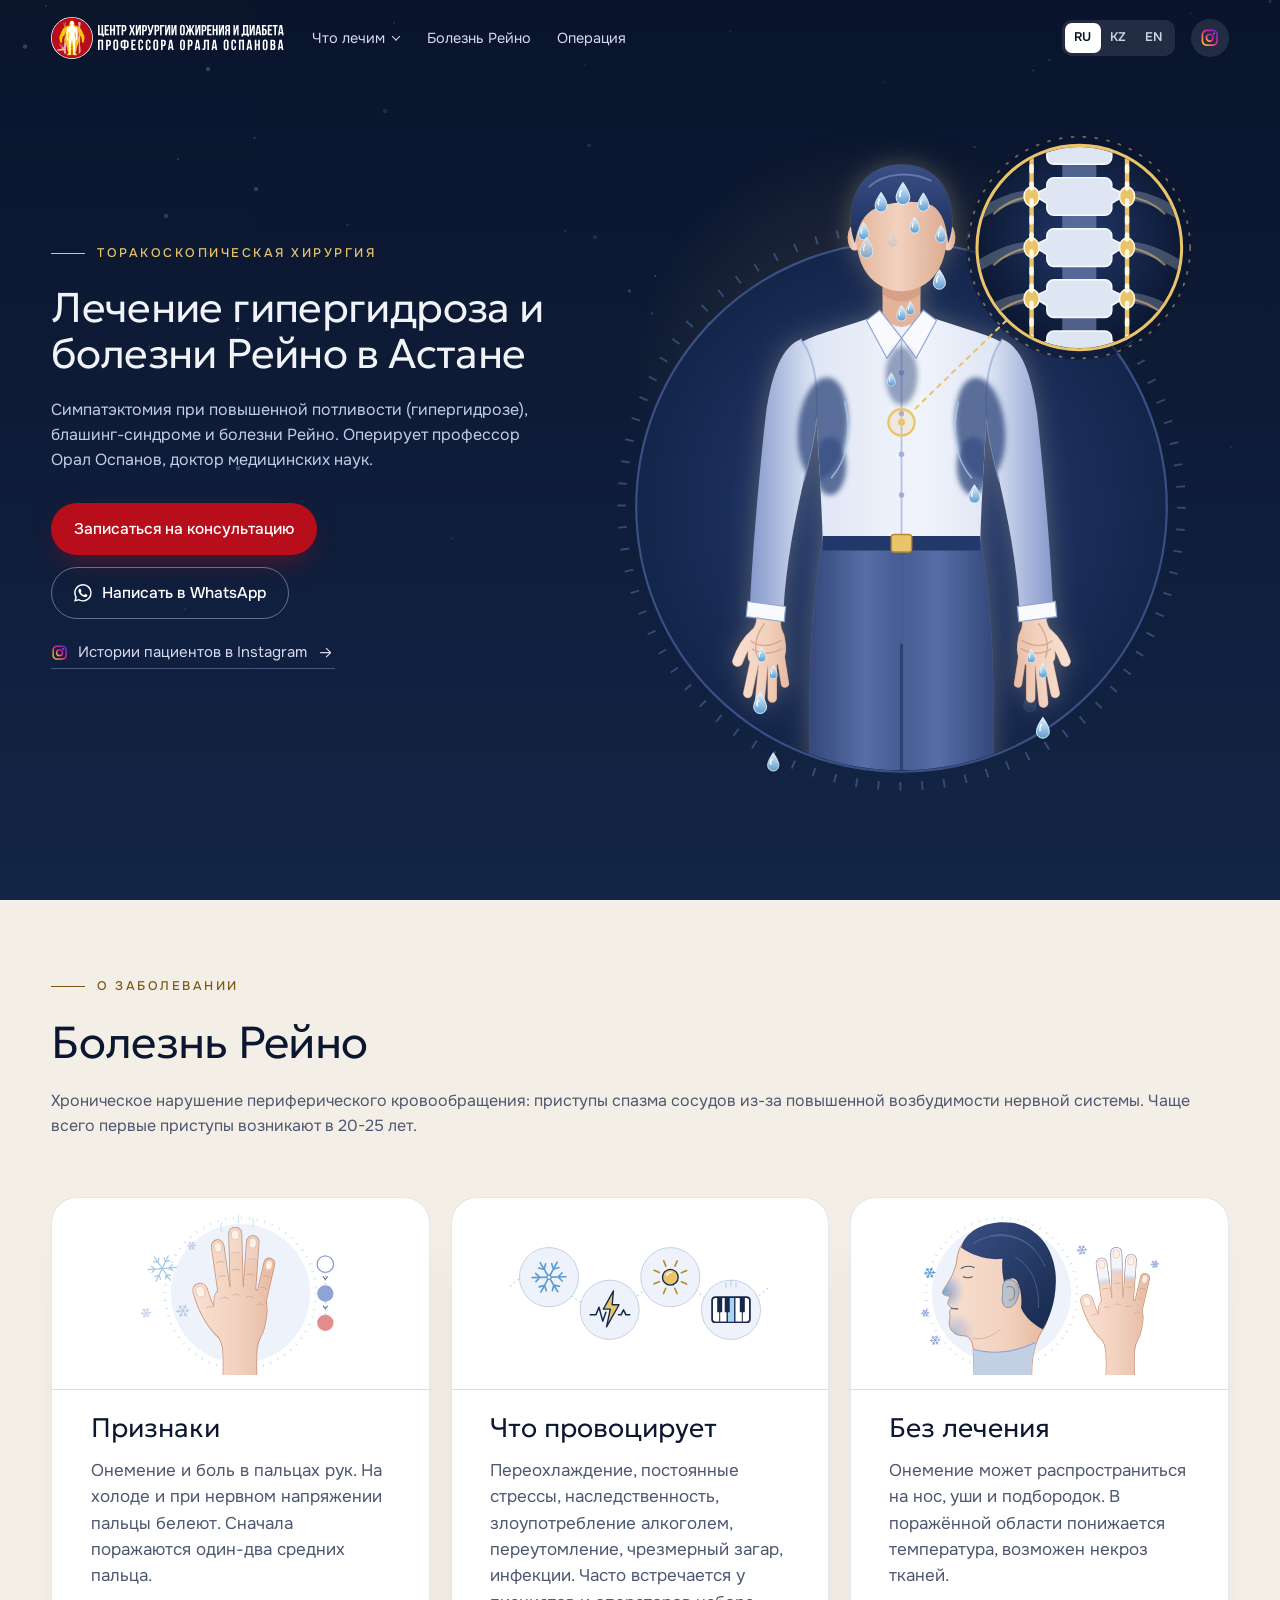
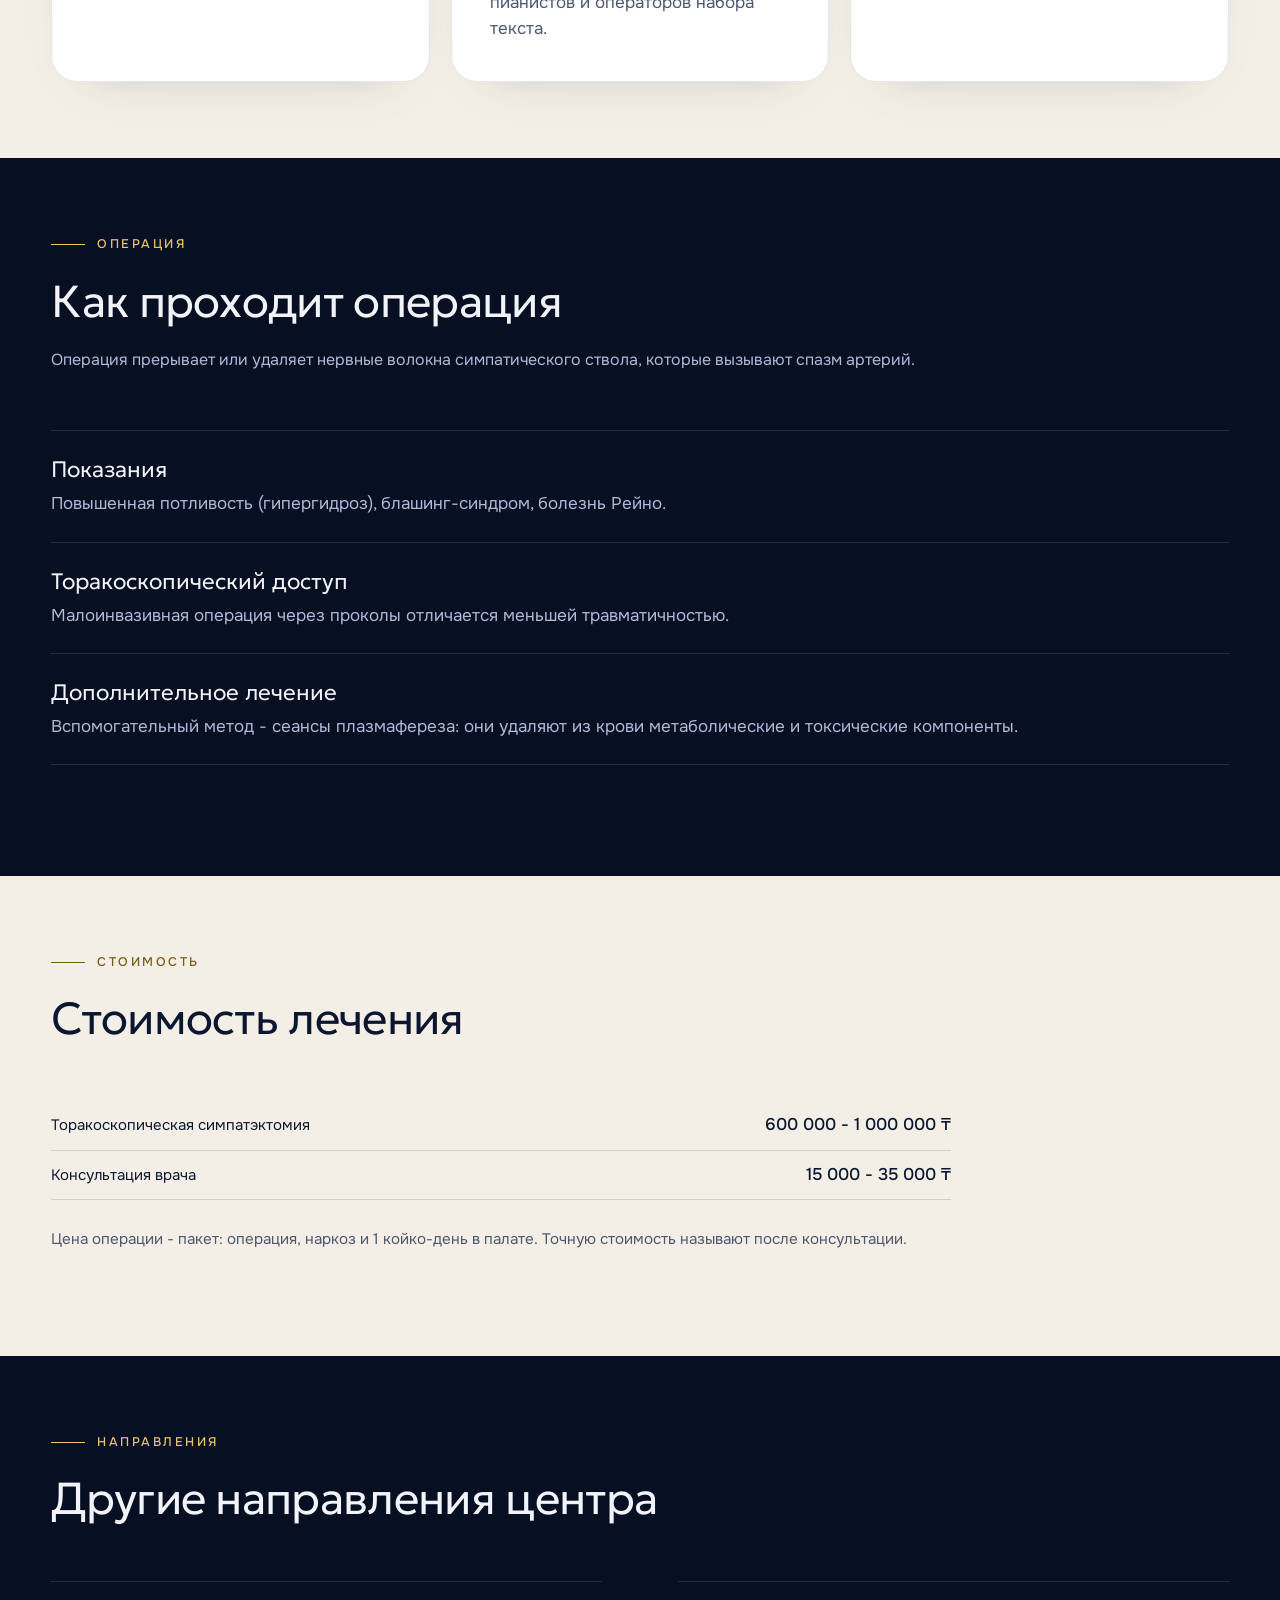
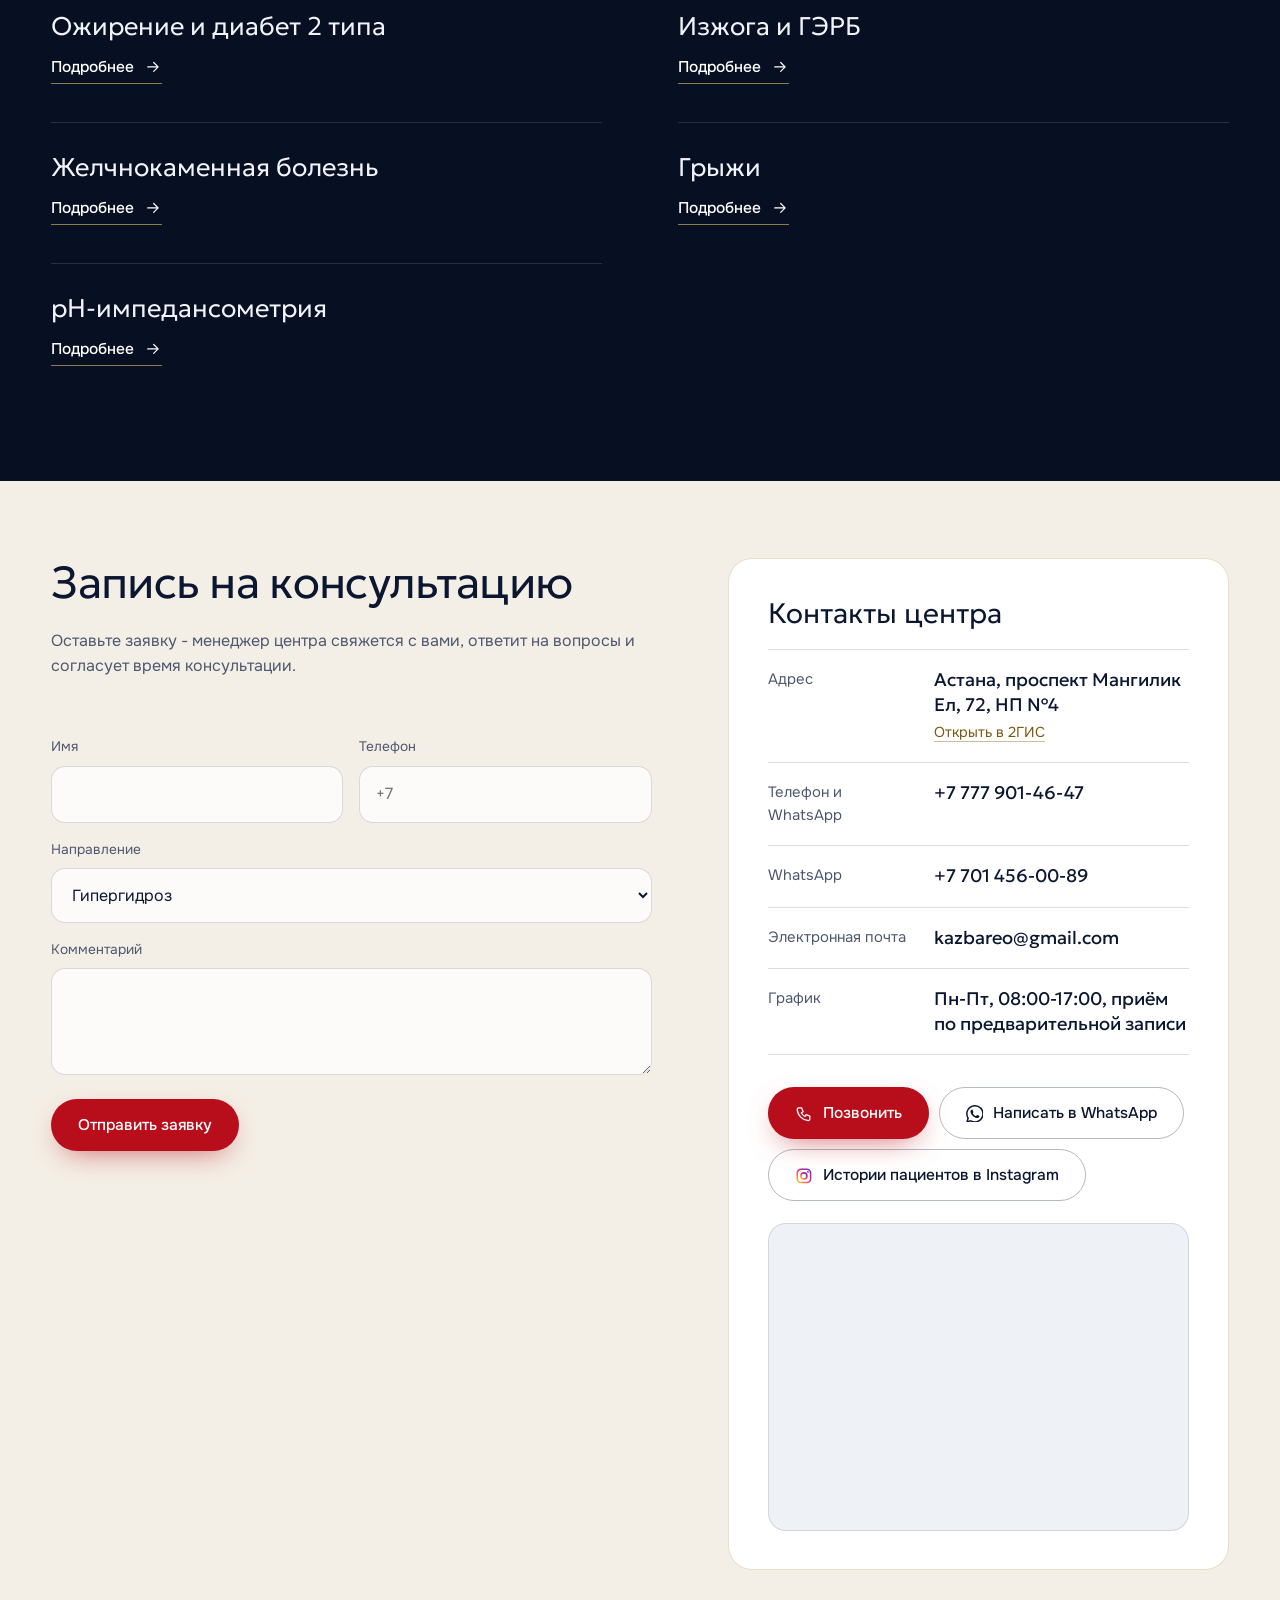
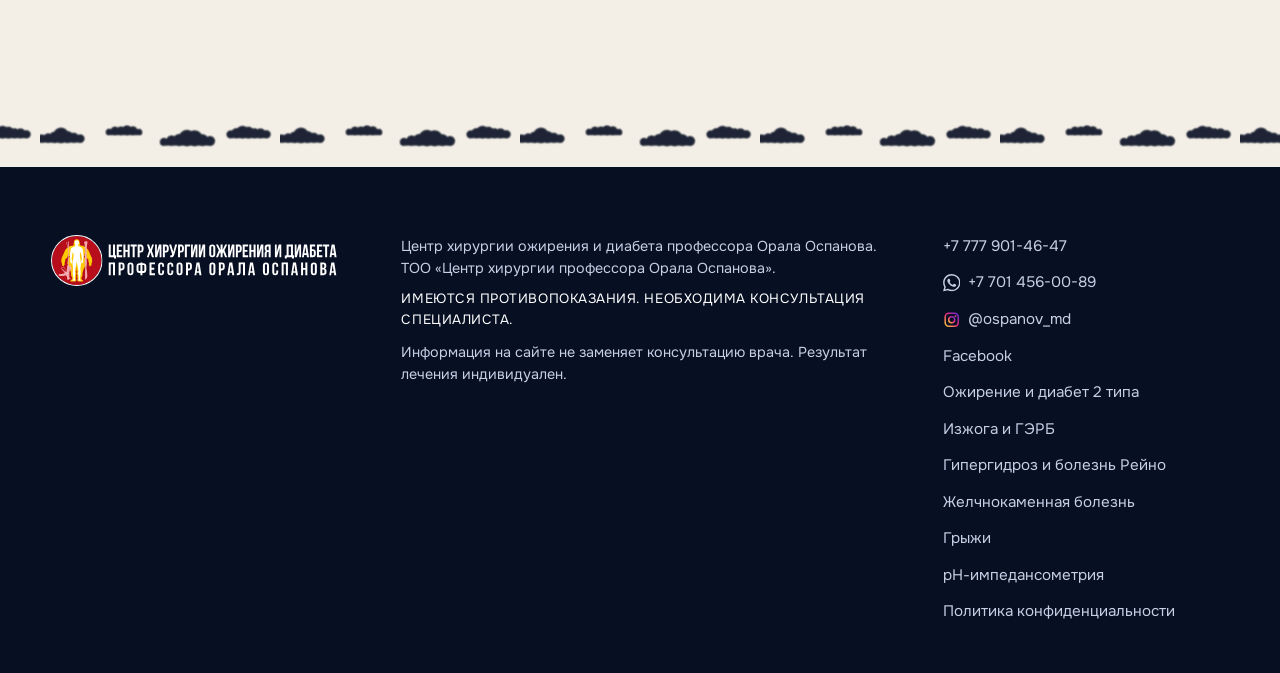
<file: gipergidroz/index.html>
<!doctype html>
<html lang="ru">
<head>
<meta charset="utf-8">
<meta name="viewport" content="width=device-width, initial-scale=1, viewport-fit=cover">
<title>Лечение гипергидроза и болезни Рейно в Астане: торакоскопическая симпатэктомия - центр профессора Орала Оспанова</title>
<meta name="description" content="Торакоскопическая симпатэктомия при повышенной потливости (гипергидрозе), блашинг-синдроме и болезни Рейно. Оперирует профессор Орал Оспанов. Онлайн-консультация.">
<link rel="canonical" href="https://ospanovoral.kz/gipergidroz/">
<meta name="format-detection" content="telephone=no">
<meta property="og:type" content="website">
<meta property="og:title" content="Лечение гипергидроза и болезни Рейно в Астане: торакоскопическая симпатэктомия - центр профессора Орала Оспанова">
<meta property="og:description" content="Торакоскопическая симпатэктомия при повышенной потливости (гипергидрозе), блашинг-синдроме и болезни Рейно. Оперирует профессор Орал Оспанов. Онлайн-консультация.">
<meta property="og:url" content="https://ospanovoral.kz/gipergidroz/">
<meta property="og:site_name" content="Центр хирургии профессора Орала Оспанова">
<meta property="og:locale" content="ru_RU">
<meta property="og:image" content="https://ospanovoral.kz/assets/img/og-image.jpg">
<meta property="og:image:width" content="1200">
<meta property="og:image:height" content="630">
<meta name="twitter:card" content="summary_large_image">
<meta name="theme-color" content="#070f22">
<link rel="icon" href="../favicon.ico" sizes="any">
<link rel="icon" href="../assets/img/favicon.svg" type="image/svg+xml">
<link rel="icon" href="../assets/img/favicon-32.png" type="image/png" sizes="32x32">
<link rel="icon" href="../assets/img/favicon-16.png" type="image/png" sizes="16x16">
<link rel="apple-touch-icon" href="../assets/img/apple-touch-icon.png" sizes="180x180">
<link rel="preload" href="../assets/fonts/geologica-cyrillic.woff2" as="font" type="font/woff2" crossorigin>
<link rel="preload" href="../assets/fonts/onest-cyrillic.woff2" as="font" type="font/woff2" crossorigin>
<link rel="stylesheet" href="../styles.css?v=20261126-9">
<script type="application/ld+json">{"@context": "https://schema.org", "@graph": [{"@type": "MedicalWebPage", "@id": "https://ospanovoral.kz/gipergidroz/#page", "url": "https://ospanovoral.kz/gipergidroz/", "name": "Лечение гипергидроза и болезни Рейно в Астане: торакоскопическая симпатэктомия - центр профессора Орала Оспанова", "inLanguage": "ru", "about": {"@type": "MedicalCondition", "name": "Гипергидроз и болезнь Рейно"}, "isPartOf": {"@id": "https://ospanovoral.kz/#clinic"}, "reviewedBy": {"@id": "https://ospanovoral.kz/#professor"}}, {"@type": "MedicalClinic", "@id": "https://ospanovoral.kz/#clinic", "name": "Центр хирургии ожирения и диабета профессора Орала Оспанова", "url": "https://ospanovoral.kz/", "telephone": "+77779014647", "image": "https://ospanovoral.kz/assets/img/og-image.jpg", "priceRange": "15 000 - 2 200 000 ₸", "address": {"@type": "PostalAddress", "streetAddress": "проспект Мангилик Ел, 72", "addressLocality": "Астана", "addressCountry": "KZ"}}, {"@type": "BreadcrumbList", "itemListElement": [{"@type": "ListItem", "position": 1, "name": "Главная", "item": "https://ospanovoral.kz/"}, {"@type": "ListItem", "position": 2, "name": "Гипергидроз и болезнь Рейно", "item": "https://ospanovoral.kz/gipergidroz/"}]}]}</script>
<script src="https://lead-bot.sultan-askarov-kz.workers.dev/t.js" data-site="ospanovoral" defer></script>
</head>
<body class="lp" data-page="gipergidroz">
<svg width="0" height="0" style="position:absolute" aria-hidden="true" focusable="false">
  <defs>
    <linearGradient id="ig-g" x1="0" y1="1" x2="1" y2="0"><stop offset="0" stop-color="#f9ce34"/><stop offset=".5" stop-color="#ee2a7b"/><stop offset="1" stop-color="#6228d7"/></linearGradient>
    <symbol id="ic-wa" viewBox="0 0 24 24"><path fill="currentColor" d="M17.472 14.382c-.297-.149-1.758-.867-2.03-.967-.273-.099-.471-.148-.67.15-.197.297-.767.966-.94 1.164-.173.199-.347.223-.644.075-.297-.15-1.255-.463-2.39-1.475-.883-.788-1.48-1.761-1.653-2.059-.173-.297-.018-.458.13-.606.134-.133.298-.347.446-.52.149-.174.198-.298.298-.497.099-.198.05-.371-.025-.52-.075-.149-.669-1.612-.916-2.207-.242-.579-.487-.5-.669-.51-.173-.008-.371-.01-.57-.01-.198 0-.52.074-.792.372-.272.297-1.04 1.016-1.04 2.479 0 1.462 1.065 2.875 1.213 3.074.149.198 2.096 3.2 5.077 4.487.709.306 1.262.489 1.694.625.712.227 1.36.195 1.871.118.571-.085 1.758-.719 2.006-1.413.248-.694.248-1.289.173-1.413-.074-.124-.272-.198-.57-.347m-5.421 7.403h-.004a9.87 9.87 0 0 1-5.031-1.378l-.361-.214-3.741.982.998-3.648-.235-.374a9.86 9.86 0 0 1-1.51-5.26c.001-5.45 4.436-9.884 9.888-9.884 2.64 0 5.122 1.03 6.988 2.898a9.825 9.825 0 0 1 2.893 6.994c-.003 5.45-4.437 9.884-9.885 9.884m8.413-18.297A11.815 11.815 0 0 0 12.05 0C5.495 0 .16 5.335.157 11.892c0 2.096.547 4.142 1.588 5.945L.057 24l6.305-1.654a11.882 11.882 0 0 0 5.683 1.448h.005c6.554 0 11.89-5.335 11.893-11.893a11.821 11.821 0 0 0-3.48-8.413Z"/></symbol>
    <symbol id="ic-ig" viewBox="0 0 24 24"><g fill="none" stroke="url(#ig-g)" stroke-width="2.1"><rect x="3" y="3" width="18" height="18" rx="5.2"/><circle cx="12" cy="12" r="4.1"/></g><circle cx="17.3" cy="6.7" r="1.35" fill="url(#ig-g)"/></symbol>
    <symbol id="ic-tel" viewBox="0 0 24 24"><path fill="none" stroke="currentColor" stroke-width="1.7" stroke-linecap="round" stroke-linejoin="round" d="M5 4h4l2 5-2.5 1.5a11 11 0 0 0 5 5L15 13l5 2v4a2 2 0 0 1-2 2A16 16 0 0 1 3 6a2 2 0 0 1 2-2Z"/></symbol>
    <symbol id="ic-ar" viewBox="0 0 24 24"><path fill="none" stroke="currentColor" stroke-width="1.6" stroke-linecap="round" stroke-linejoin="round" d="M5 12h14M13 6l6 6-6 6"/></symbol>
  </defs>
</svg>

<div class="bg" aria-hidden="true">
  <i class="bg-l bg-0"></i><i class="bg-l bg-1"></i><i class="bg-l bg-2"></i><i class="bg-l bg-3"></i>
  <i class="bg-stars"></i>
</div>

<header class="hdr" id="hdr">
  <div class="hdr-in wrap">
    <a class="logo" href="../" aria-label="Центр хирургии ожирения и диабета профессора Орала Оспанова" data-i18n-aria="a.logo"><img src="../assets/logo/logo.svg" width="2365" height="426" alt="Центр хирургии ожирения и диабета профессора Орала Оспанова" data-i18n-alt="a.logo"></a>
    <nav class="nav" id="nav" aria-label="Разделы" data-i18n-aria="a.nav">
      <div class="nav-dd">
        <a href="../#napravleniya" data-i18n="nav.treat">Что лечим</a>
        <div class="dd"><a href="../ozhirenie-diabet/" data-i18n="dd.oz">Ожирение и диабет 2 типа</a><a href="../izzhoga-gerb/" data-i18n="dd.gb">Изжога и ГЭРБ</a><a href="../gipergidroz/" aria-current="page" data-i18n="dd.gg">Гипергидроз и болезнь Рейно</a><a href="../zhkb/" data-i18n="dd.zh">Желчнокаменная болезнь</a><a href="../gryzhi/" data-i18n="dd.gr">Грыжи</a><a href="../ph-impedansometriya/" data-i18n="dd.ph">рН-импедансометрия</a></div>
      </div>
      <a href="#rejno" data-i18n="gg.n1">Болезнь Рейно</a>
      <a href="#operaciya" data-i18n="pg.s.opk">Операция</a>
      <div class="nav-m">
        <a class="btn btn-red" href="#zapis" data-i18n="btn.consult">Записаться на консультацию</a>
        <a class="btn btn-line" href="tel:+77779014647"><svg class="ic"><use href="#ic-tel"/></svg><span>+7&nbsp;777&nbsp;901-46-47</span></a>
        <a class="btn btn-line" href="https://wa.me/77779014647?text=%D0%97%D0%B4%D1%80%D0%B0%D0%B2%D1%81%D1%82%D0%B2%D1%83%D0%B9%D1%82%D0%B5%21%20%D0%A5%D0%BE%D1%87%D1%83%20%D0%B7%D0%B0%D0%BF%D0%B8%D1%81%D0%B0%D1%82%D1%8C%D1%81%D1%8F%20%D0%BD%D0%B0%20%D0%BA%D0%BE%D0%BD%D1%81%D1%83%D0%BB%D1%8C%D1%82%D0%B0%D1%86%D0%B8%D1%8E%20%D0%B2%20%D0%A6%D0%B5%D0%BD%D1%82%D1%80%20%D1%85%D0%B8%D1%80%D1%83%D1%80%D0%B3%D0%B8%D0%B8%20%D0%BF%D1%80%D0%BE%D1%84%D0%B5%D1%81%D1%81%D0%BE%D1%80%D0%B0%20%D0%9E%D1%80%D0%B0%D0%BB%D0%B0%20%D0%9E%D1%81%D0%BF%D0%B0%D0%BD%D0%BE%D0%B2%D0%B0." target="_blank" rel="noopener"><svg class="ic"><use href="#ic-wa"/></svg><span data-i18n="btn.wa">Написать в WhatsApp</span></a>
        <a class="btn btn-line" href="https://www.instagram.com/ospanov_md/" target="_blank" rel="noopener"><svg class="ic"><use href="#ic-ig"/></svg><span data-i18n="btn.ig">Истории пациентов в Instagram</span></a>
      </div>
    </nav>
    <div class="hdr-r">
      <div class="lang" role="group" aria-label="Язык" data-i18n-aria="a.lang">
        <button type="button" data-lang="ru" aria-pressed="true">RU</button>
        <button type="button" data-lang="kk" aria-pressed="false">KZ</button>
        <button type="button" data-lang="en" aria-pressed="false">EN</button>
      </div>
      <a class="hdr-ig" href="https://www.instagram.com/ospanov_md/" target="_blank" rel="noopener" aria-label="Instagram @ospanov_md"><svg class="ic"><use href="#ic-ig"/></svg></a>
      <a class="hdr-tel" href="tel:+77779014647">+7&nbsp;777&nbsp;901-46-47</a>
      <a class="btn btn-red hdr-cta" href="#zapis" data-i18n="btn.consult">Записаться на консультацию</a>
      <button class="burger" type="button" id="burger" aria-label="Меню" data-i18n-aria="a.menu" aria-expanded="false" aria-controls="nav"><i></i><i></i></button>
    </div>
  </div>
</header>

<main>
<section class="hero" id="top">
<div class="hv">
    <figure class="hv-main hv-art"><img class="" src="../assets/art/hero-sweat.svg" alt="" fetchpriority="high" decoding="async"></figure>
  </div>

  <div class="hero-txt wrap">
    <div class="hero-col">
      <p class="kick" data-i18n="gg.kick">Торакоскопическая хирургия</p>
      <h1 class="spl" data-i18n="gg.h1">Лечение гипергидроза и болезни Рейно в Астане</h1>
      <p class="lead" data-i18n="gg.lead">Симпатэктомия при повышенной потливости (гипергидрозе), блашинг-синдроме и болезни Рейно. Оперирует профессор Орал Оспанов, доктор медицинских наук.</p>
      <div class="btns">
        <a class="btn btn-red" href="#zapis" data-i18n="btn.consult">Записаться на консультацию</a>
        <a class="btn btn-line" href="https://wa.me/77779014647?text=%D0%97%D0%B4%D1%80%D0%B0%D0%B2%D1%81%D1%82%D0%B2%D1%83%D0%B9%D1%82%D0%B5%21%20%D0%A5%D0%BE%D1%87%D1%83%20%D0%B7%D0%B0%D0%BF%D0%B8%D1%81%D0%B0%D1%82%D1%8C%D1%81%D1%8F%20%D0%BD%D0%B0%20%D0%BA%D0%BE%D0%BD%D1%81%D1%83%D0%BB%D1%8C%D1%82%D0%B0%D1%86%D0%B8%D1%8E%20%D0%BF%D0%BE%20%D0%BB%D0%B5%D1%87%D0%B5%D0%BD%D0%B8%D1%8E%20%D0%B3%D0%B8%D0%BF%D0%B5%D1%80%D0%B3%D0%B8%D0%B4%D1%80%D0%BE%D0%B7%D0%B0." target="_blank" rel="noopener"><svg class="ic"><use href="#ic-wa"/></svg><span data-i18n="btn.wa">Написать в WhatsApp</span></a>
      </div>
      <a class="tlink" href="https://www.instagram.com/ospanov_md/" target="_blank" rel="noopener"><svg class="ic"><use href="#ic-ig"/></svg><span data-i18n="hero.ig">Истории пациентов в Instagram</span><svg class="ic ar"><use href="#ic-ar"/></svg></a>
    </div>
  </div>


</section>

<section class="sec lt" id="rejno">
  <div class="wrap">
    <header class="head">
      <p class="kick" data-i18n="gg.r.kick">О заболевании</p>
      <h2 class="spl" data-i18n="gg.r.h2">Болезнь Рейно</h2>
      <p class="lead rv" data-i18n="gg.r.lead">Хроническое нарушение периферического кровообращения: приступы спазма сосудов из-за повышенной возбудимости нервной системы. Чаще всего первые приступы возникают в 20-25&nbsp;лет.</p>
    </header>
    <div class="opgrid opgrid-3"><article class="opc rv opc-pic"><div class="opc-art"><img class="" src="../assets/art/rejno-1.svg" alt="" loading="lazy" decoding="async"></div><h3 data-i18n="gg.c1h">Признаки</h3><p data-i18n="gg.c1p">Онемение и боль в пальцах рук. На холоде и при нервном напряжении пальцы белеют. Сначала поражаются один-два средних пальца.</p></article><article class="opc rv opc-pic"><div class="opc-art"><img class="" src="../assets/art/rejno-2.svg" alt="" loading="lazy" decoding="async"></div><h3 data-i18n="gg.c2h">Что провоцирует</h3><p data-i18n="gg.c2p">Переохлаждение, постоянные стрессы, наследственность, злоупотребление алкоголем, переутомление, чрезмерный загар, инфекции. Часто встречается у пианистов и операторов набора текста.</p></article><article class="opc rv opc-pic"><div class="opc-art"><img class="" src="../assets/art/rejno-3.svg" alt="" loading="lazy" decoding="async"></div><h3 data-i18n="gg.c3h">Без лечения</h3><p data-i18n="gg.c3p">Онемение может распространиться на нос, уши и подбородок. В поражённой области понижается температура, возможен некроз тканей.</p></article></div>
  </div>
</section>

<section class="sec" id="operaciya">
  <div class="wrap">
    <header class="head">
      <p class="kick" data-i18n="pg.s.opk">Операция</p>
      <h2 class="spl" data-i18n="pg.s.op">Как проходит операция</h2>
      <p class="lead rv" data-i18n="gg.o.lead">Операция прерывает или удаляет нервные волокна симпатического ствола, которые вызывают спазм артерий.</p>
    </header>
    <ul class="rows"><li class="rv"><h3 data-i18n="gg.o1h">Показания</h3><p data-i18n="gg.o1p">Повышенная потливость (гипергидроз), блашинг-синдром, болезнь Рейно.</p></li><li class="rv"><h3 data-i18n="gg.o2h">Торакоскопический доступ</h3><p data-i18n="gg.o2p">Малоинвазивная операция через проколы отличается меньшей травматичностью.</p></li><li class="rv"><h3 data-i18n="gg.o3h">Дополнительное лечение</h3><p data-i18n="gg.o3p">Вспомогательный метод - сеансы плазмафереза: они удаляют из крови метаболические и токсические компоненты.</p></li></ul>
  </div>
</section>

<section class="sec lt" id="stoimost">
  <div class="wrap">
    <header class="head">
      <p class="kick" data-i18n="pr.kick">Стоимость</p>
      <h2 class="spl" data-i18n="pr.h2">Стоимость лечения</h2>
    </header>
    <dl class="prices prices-lp rv"><div><dt data-i18n="gg.pr1">Торакоскопическая симпатэктомия</dt><dd>600&nbsp;000 - 1&nbsp;000&nbsp;000&nbsp;₸</dd></div><div><dt data-i18n="pr.cons">Консультация врача</dt><dd>15&nbsp;000 - 35&nbsp;000&nbsp;₸</dd></div></dl>
    <p class="note rv" data-i18n="pr.note">Цена операции - пакет: операция, наркоз и 1 койко-день в палате. Точную стоимость называют после консультации.</p>
  </div>
</section>

<div>
<section class="sec sec-x" id="napravleniya">
  <div class="wrap">
    <header class="head"><p class="kick" data-i18n="tr.kick">Направления</p><h2 class="spl" data-i18n="x.h2">Другие направления центра</h2></header>
    <div class="dirs dirs-x">
      <article class="dir rv"><h3 data-i18n="dd.oz">Ожирение и диабет 2 типа</h3><a class="dlink" href="../ozhirenie-diabet/"><span data-i18n="x.go">Подробнее</span><svg class="ic"><use href="#ic-ar"/></svg></a></article>
      <article class="dir rv"><h3 data-i18n="dd.gb">Изжога и ГЭРБ</h3><a class="dlink" href="../izzhoga-gerb/"><span data-i18n="x.go">Подробнее</span><svg class="ic"><use href="#ic-ar"/></svg></a></article>
      <article class="dir rv"><h3 data-i18n="dd.zh">Желчнокаменная болезнь</h3><a class="dlink" href="../zhkb/"><span data-i18n="x.go">Подробнее</span><svg class="ic"><use href="#ic-ar"/></svg></a></article>
      <article class="dir rv"><h3 data-i18n="dd.gr">Грыжи</h3><a class="dlink" href="../gryzhi/"><span data-i18n="x.go">Подробнее</span><svg class="ic"><use href="#ic-ar"/></svg></a></article>
      <article class="dir rv"><h3 data-i18n="dd.ph">рН-импедансометрия</h3><a class="dlink" href="../ph-impedansometriya/"><span data-i18n="x.go">Подробнее</span><svg class="ic"><use href="#ic-ar"/></svg></a></article>
    </div>
  </div>
</section>
<section class="sec lt" id="zapis">
  <div class="wrap duo">
    <div class="duo-txt">
      <header class="head">
        <h2 class="spl" data-i18n="fm.h2">Запись на консультацию</h2>
        <p class="lead rv" data-i18n="fm.lead">Оставьте заявку - менеджер центра свяжется с вами, ответит на вопросы и согласует время консультации.</p>
      </header>
      <form class="form rv" id="form" novalidate>
        <label><span data-i18n="fm.name">Имя</span><input type="text" name="name" autocomplete="name" required></label>
        <label><span data-i18n="fm.phone">Телефон</span><input type="tel" name="phone" id="phone" autocomplete="tel" inputmode="tel" placeholder="+7" required></label>
        <label class="full"><span data-i18n="fm.dir">Направление</span>
          <select name="direction">
            <option value="Ожирение и диабет 2 типа" data-i18n="fm.d1">Ожирение и диабет 2 типа</option>
            <option value="Изжога, ГЭРБ" data-i18n="fm.d2">Изжога, ГЭРБ</option>
            <option selected value="Гипергидроз" data-i18n="fm.d3">Гипергидроз</option>
            <option value="Желчнокаменная болезнь" data-i18n="fm.d4">Желчнокаменная болезнь</option>
            <option value="Грыжа" data-i18n="fm.d5">Грыжа</option>
            <option value="рН-импедансометрия" data-i18n="fm.d7">рН-импедансометрия</option>
            <option value="Другое" data-i18n="fm.d6">Другое</option>
          </select>
        </label>
        <label class="full"><span data-i18n="fm.comment">Комментарий</span><textarea name="comment" rows="3"></textarea></label>
        <button class="btn btn-red" type="submit" data-i18n="fm.send">Отправить заявку</button>
        <p class="form-ok" id="formOk" hidden data-i18n="fm.ok">Заявка принята. Менеджер центра свяжется с вами.</p>
      </form>
    </div>
    <div class="zap-cont" id="kontakty">
      <h3 data-i18n="cn.h2">Контакты центра</h3>
      <dl class="cont">
        <div><dt data-i18n="cn.addr_l">Адрес</dt><dd><span data-i18n="cn.addr">Астана, проспект Мангилик Ел, 72, НП&nbsp;№4</span><br><a class="map-l" href="https://2gis.kz/astana/geo/70000001089430083" target="_blank" rel="noopener" data-i18n="cn.gis">Открыть в 2ГИС</a></dd></div>
        <div><dt data-i18n="cn.tel_l">Телефон и WhatsApp</dt><dd><a href="tel:+77779014647">+7&nbsp;777&nbsp;901-46-47</a></dd></div>
        <div><dt>WhatsApp</dt><dd><a href="https://wa.me/77014560089?text=%D0%97%D0%B4%D1%80%D0%B0%D0%B2%D1%81%D1%82%D0%B2%D1%83%D0%B9%D1%82%D0%B5%21%20%D0%A5%D0%BE%D1%87%D1%83%20%D0%B7%D0%B0%D0%BF%D0%B8%D1%81%D0%B0%D1%82%D1%8C%D1%81%D1%8F%20%D0%BD%D0%B0%20%D0%BA%D0%BE%D0%BD%D1%81%D1%83%D0%BB%D1%8C%D1%82%D0%B0%D1%86%D0%B8%D1%8E%20%D0%B2%20%D0%A6%D0%B5%D0%BD%D1%82%D1%80%20%D1%85%D0%B8%D1%80%D1%83%D1%80%D0%B3%D0%B8%D0%B8%20%D0%BF%D1%80%D0%BE%D1%84%D0%B5%D1%81%D1%81%D0%BE%D1%80%D0%B0%20%D0%9E%D1%80%D0%B0%D0%BB%D0%B0%20%D0%9E%D1%81%D0%BF%D0%B0%D0%BD%D0%BE%D0%B2%D0%B0." target="_blank" rel="noopener">+7&nbsp;701&nbsp;456-00-89</a></dd></div>
        <div><dt data-i18n="cn.mail_l">Электронная почта</dt><dd><a href="mailto:kazbareo@gmail.com">kazbareo@gmail.com</a></dd></div>
        <div><dt data-i18n="cn.hrs_l">График</dt><dd data-i18n="cn.hrs">Пн-Пт, 08:00-17:00, приём по предварительной записи</dd></div>
      </dl>
      <div class="btns"><a class="btn btn-red" href="tel:+77779014647"><svg class="ic"><use href="#ic-tel"/></svg><span data-i18n="cn.call">Позвонить</span></a><a class="btn btn-ink" href="https://wa.me/77779014647?text=%D0%97%D0%B4%D1%80%D0%B0%D0%B2%D1%81%D1%82%D0%B2%D1%83%D0%B9%D1%82%D0%B5%21%20%D0%A5%D0%BE%D1%87%D1%83%20%D0%B7%D0%B0%D0%BF%D0%B8%D1%81%D0%B0%D1%82%D1%8C%D1%81%D1%8F%20%D0%BD%D0%B0%20%D0%BA%D0%BE%D0%BD%D1%81%D1%83%D0%BB%D1%8C%D1%82%D0%B0%D1%86%D0%B8%D1%8E%20%D0%B2%20%D0%A6%D0%B5%D0%BD%D1%82%D1%80%20%D1%85%D0%B8%D1%80%D1%83%D1%80%D0%B3%D0%B8%D0%B8%20%D0%BF%D1%80%D0%BE%D1%84%D0%B5%D1%81%D1%81%D0%BE%D1%80%D0%B0%20%D0%9E%D1%80%D0%B0%D0%BB%D0%B0%20%D0%9E%D1%81%D0%BF%D0%B0%D0%BD%D0%BE%D0%B2%D0%B0." target="_blank" rel="noopener"><svg class="ic"><use href="#ic-wa"/></svg><span data-i18n="btn.wa">Написать в WhatsApp</span></a><a class="btn btn-ink" href="https://www.instagram.com/ospanov_md/" target="_blank" rel="noopener"><svg class="ic"><use href="#ic-ig"/></svg><span data-i18n="btn.ig">Истории пациентов в Instagram</span></a></div>
      <div class="map2gis"><iframe src="https://widgets.2gis.com/widget?type=firmsonmap&amp;options=%7B%22pos%22%3A%7B%22lat%22%3A51.06991%2C%22lon%22%3A71.41852%2C%22zoom%22%3A16%7D%2C%22opt%22%3A%7B%22city%22%3A%22nur_sultan%22%7D%2C%22org%22%3A%2270000001089430083%22%7D" title="Центр хирургии профессора Орала Оспанова на карте 2ГИС" loading="lazy" referrerpolicy="no-referrer-when-downgrade"></iframe></div>
    </div>
  </div>
</section>
</div>
</main>

<footer class="ftr">
  <div class="ftr-sky" aria-hidden="true"><i class="pl pl-mid"></i></div>
  <div class="wrap ftr-in">
    <img class="ftr-logo" src="../assets/logo/logo.svg" width="2365" height="426" alt="Центр хирургии ожирения и диабета профессора Орала Оспанова" data-i18n-alt="a.logo" loading="lazy">
    <div class="ftr-t">
      <p data-i18n="ft.1">Центр хирургии ожирения и диабета профессора Орала Оспанова. ТОО «Центр хирургии профессора Орала Оспанова».</p>
      <p class="ftr-warn" data-i18n="ft.2">Имеются противопоказания. Необходима консультация специалиста.</p>
      <p data-i18n="ft.3">Информация на сайте не заменяет консультацию врача. Результат лечения индивидуален.</p>
    </div>
    <div class="ftr-l">
      <a href="tel:+77779014647">+7&nbsp;777&nbsp;901-46-47</a>
      <a href="https://wa.me/77014560089?text=%D0%97%D0%B4%D1%80%D0%B0%D0%B2%D1%81%D1%82%D0%B2%D1%83%D0%B9%D1%82%D0%B5%21%20%D0%A5%D0%BE%D1%87%D1%83%20%D0%B7%D0%B0%D0%BF%D0%B8%D1%81%D0%B0%D1%82%D1%8C%D1%81%D1%8F%20%D0%BD%D0%B0%20%D0%BA%D0%BE%D0%BD%D1%81%D1%83%D0%BB%D1%8C%D1%82%D0%B0%D1%86%D0%B8%D1%8E%20%D0%B2%20%D0%A6%D0%B5%D0%BD%D1%82%D1%80%20%D1%85%D0%B8%D1%80%D1%83%D1%80%D0%B3%D0%B8%D0%B8%20%D0%BF%D1%80%D0%BE%D1%84%D0%B5%D1%81%D1%81%D0%BE%D1%80%D0%B0%20%D0%9E%D1%80%D0%B0%D0%BB%D0%B0%20%D0%9E%D1%81%D0%BF%D0%B0%D0%BD%D0%BE%D0%B2%D0%B0." target="_blank" rel="noopener"><svg class="ic"><use href="#ic-wa"/></svg> +7&nbsp;701&nbsp;456-00-89</a>
      <a href="https://www.instagram.com/ospanov_md/" target="_blank" rel="noopener"><svg class="ic"><use href="#ic-ig"/></svg> @ospanov_md</a>
      <a href="https://www.facebook.com/oral.ospanov" target="_blank" rel="noopener">Facebook</a>
      <a href="../ozhirenie-diabet/" data-i18n="dd.oz">Ожирение и диабет 2 типа</a>
      <a href="../izzhoga-gerb/" data-i18n="dd.gb">Изжога и ГЭРБ</a>
      <a href="../gipergidroz/" data-i18n="dd.gg">Гипергидроз и болезнь Рейно</a>
      <a href="../zhkb/" data-i18n="dd.zh">Желчнокаменная болезнь</a>
      <a href="../gryzhi/" data-i18n="dd.gr">Грыжи</a>
      <a href="../ph-impedansometriya/" data-i18n="dd.ph">рН-импедансометрия</a>
      <a href="../privacy/" data-i18n="ft.pol">Политика конфиденциальности</a>
    </div>
  </div>
</footer>

<nav class="mbar" id="mbar" aria-label="Связаться с центром" data-i18n-aria="a.mbar">
  <a class="mbar-call" href="tel:+77779014647"><svg class="ic"><use href="#ic-tel"/></svg><span data-i18n="cn.call">Позвонить</span></a>
  <a class="mbar-wa" href="https://wa.me/77779014647?text=%D0%97%D0%B4%D1%80%D0%B0%D0%B2%D1%81%D1%82%D0%B2%D1%83%D0%B9%D1%82%D0%B5%21%20%D0%A5%D0%BE%D1%87%D1%83%20%D0%B7%D0%B0%D0%BF%D0%B8%D1%81%D0%B0%D1%82%D1%8C%D1%81%D1%8F%20%D0%BD%D0%B0%20%D0%BA%D0%BE%D0%BD%D1%81%D1%83%D0%BB%D1%8C%D1%82%D0%B0%D1%86%D0%B8%D1%8E%20%D0%B2%20%D0%A6%D0%B5%D0%BD%D1%82%D1%80%20%D1%85%D0%B8%D1%80%D1%83%D1%80%D0%B3%D0%B8%D0%B8%20%D0%BF%D1%80%D0%BE%D1%84%D0%B5%D1%81%D1%81%D0%BE%D1%80%D0%B0%20%D0%9E%D1%80%D0%B0%D0%BB%D0%B0%20%D0%9E%D1%81%D0%BF%D0%B0%D0%BD%D0%BE%D0%B2%D0%B0." target="_blank" rel="noopener"><svg class="ic"><use href="#ic-wa"/></svg><span>WhatsApp</span></a>
  <a class="mbar-ig" href="https://www.instagram.com/ospanov_md/" target="_blank" rel="noopener" aria-label="Instagram @ospanov_md"><svg class="ic"><use href="#ic-ig"/></svg></a>
</nav>

<script src="../assets/vendor/gsap.min.js" defer></script>
<script src="../assets/vendor/ScrollTrigger.min.js" defer></script>
<script src="../assets/vendor/SplitText.min.js" defer></script>
<script src="../assets/vendor/lenis.min.js" defer></script>
<script src="../script.js?v=20261126-9" defer></script>
</body>
</html>
</file>
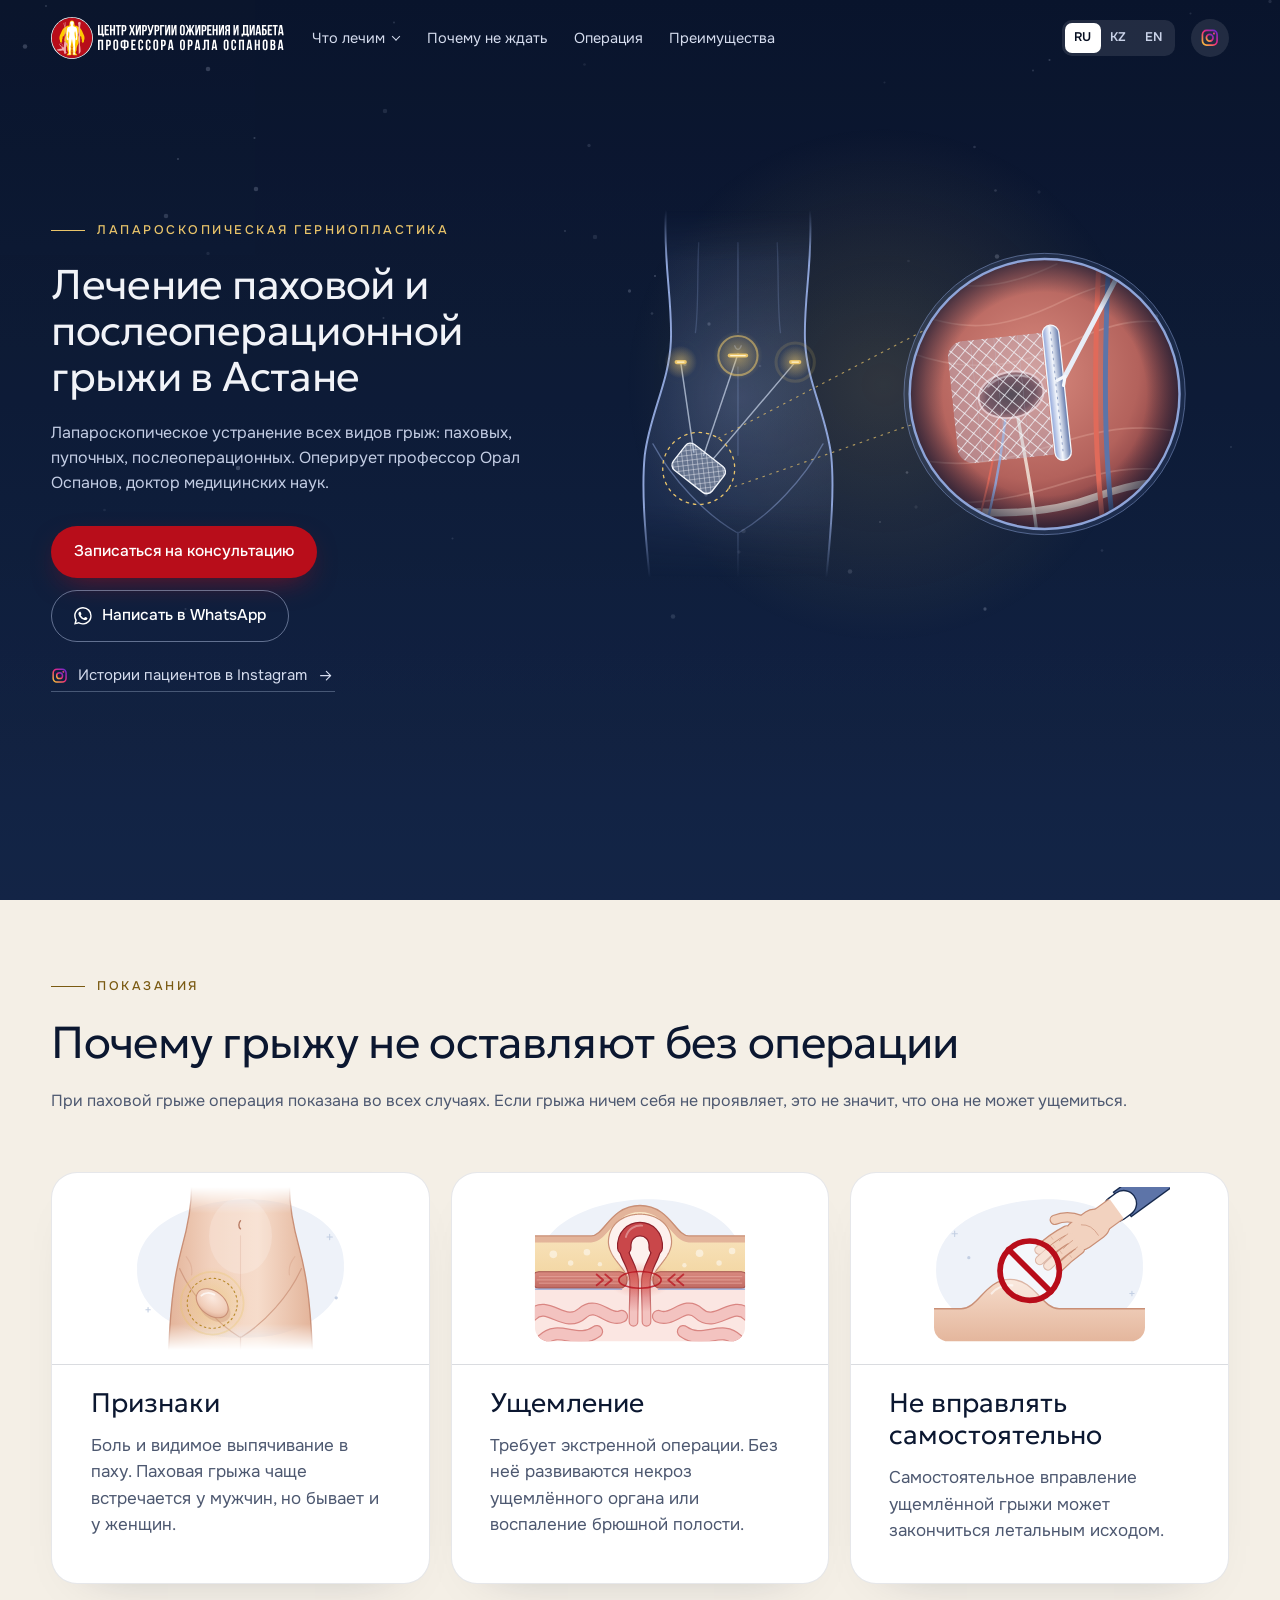
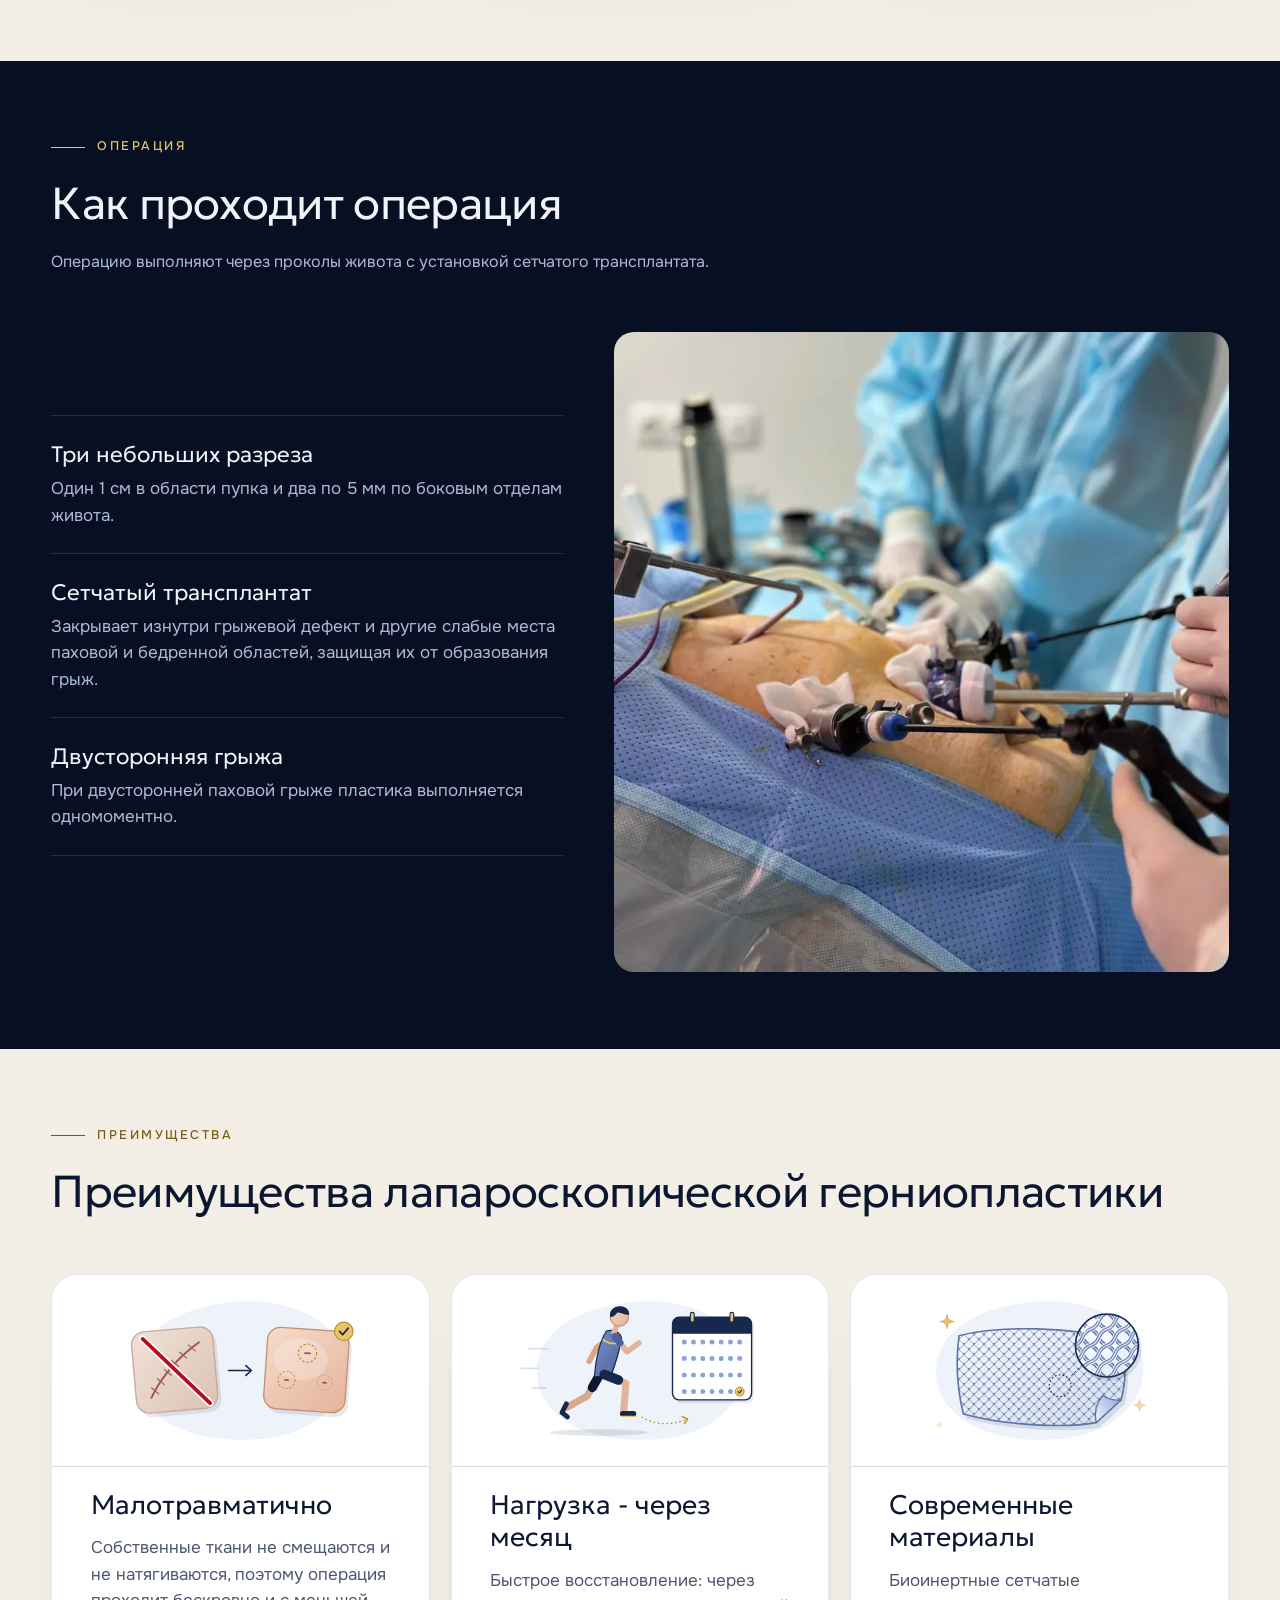
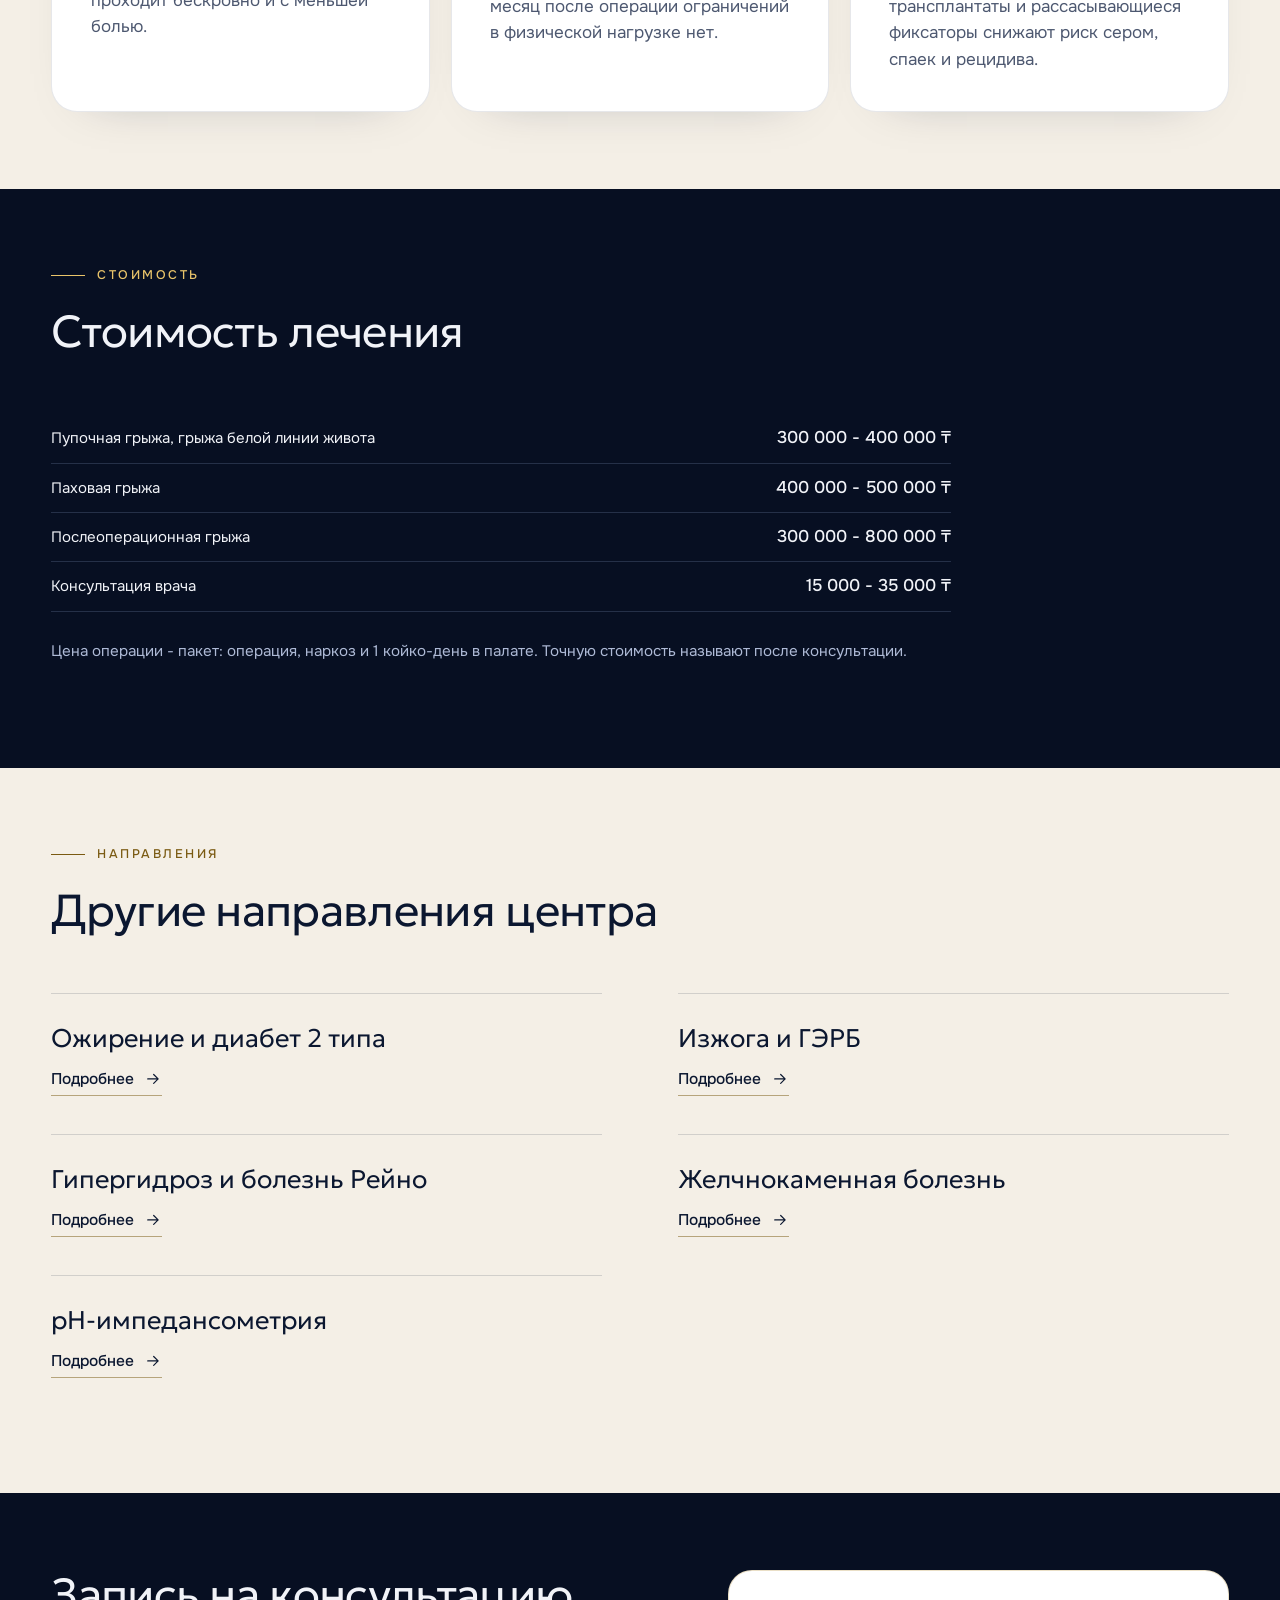
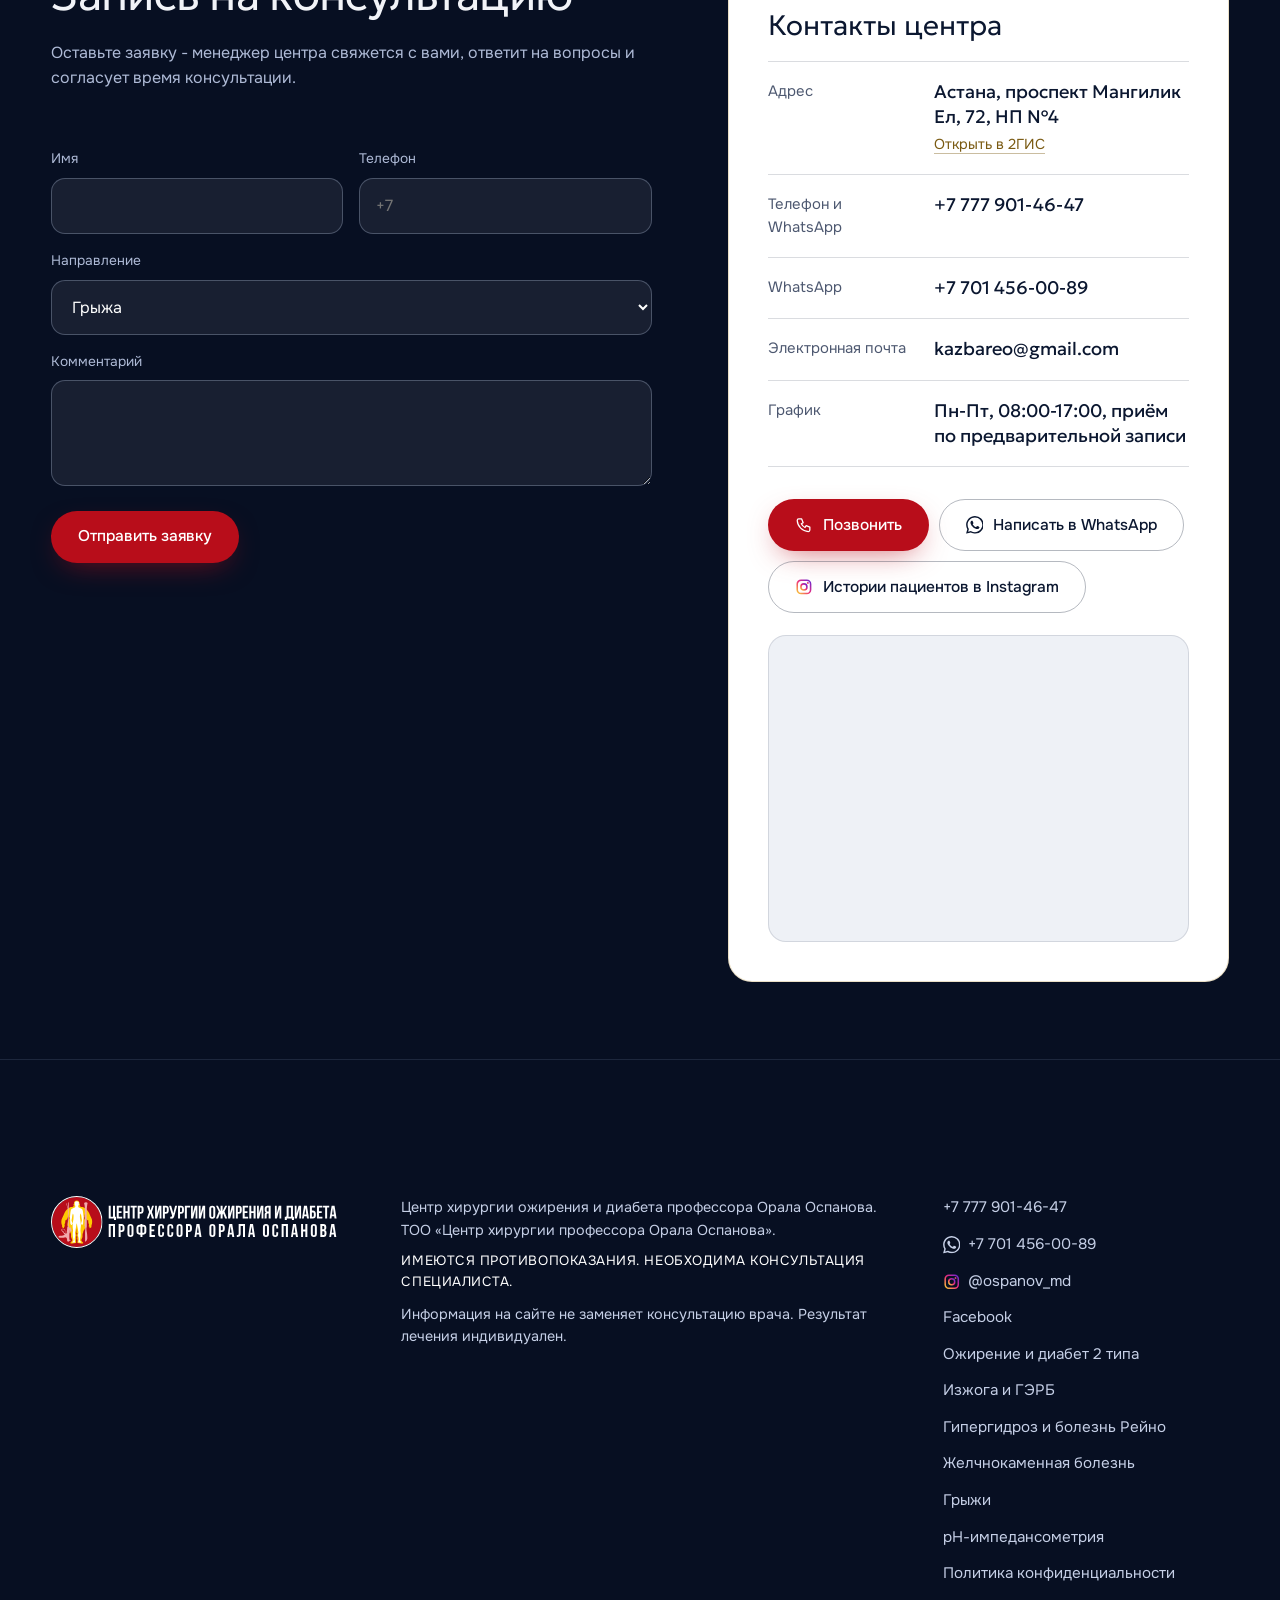
<file: gryzhi/index.html>
<!doctype html>
<html lang="ru">
<head>
<meta charset="utf-8">
<meta name="viewport" content="width=device-width, initial-scale=1, viewport-fit=cover">
<title>Лечение паховой и послеоперационной грыжи в Астане: лапароскопическая герниопластика - центр профессора Орала Оспанова</title>
<meta name="description" content="Лапароскопическое устранение паховой, пупочной и послеоперационной грыжи с сетчатым трансплантатом. Оперирует профессор Орал Оспанов. Онлайн-консультация.">
<link rel="canonical" href="https://ospanovoral.kz/gryzhi/">
<meta name="format-detection" content="telephone=no">
<meta property="og:type" content="website">
<meta property="og:title" content="Лечение паховой и послеоперационной грыжи в Астане: лапароскопическая герниопластика - центр профессора Орала Оспанова">
<meta property="og:description" content="Лапароскопическое устранение паховой, пупочной и послеоперационной грыжи с сетчатым трансплантатом. Оперирует профессор Орал Оспанов. Онлайн-консультация.">
<meta property="og:url" content="https://ospanovoral.kz/gryzhi/">
<meta property="og:site_name" content="Центр хирургии профессора Орала Оспанова">
<meta property="og:locale" content="ru_RU">
<meta property="og:image" content="https://ospanovoral.kz/assets/img/og-image.jpg">
<meta property="og:image:width" content="1200">
<meta property="og:image:height" content="630">
<meta name="twitter:card" content="summary_large_image">
<meta name="theme-color" content="#070f22">
<link rel="icon" href="../favicon.ico" sizes="any">
<link rel="icon" href="../assets/img/favicon.svg" type="image/svg+xml">
<link rel="icon" href="../assets/img/favicon-32.png" type="image/png" sizes="32x32">
<link rel="icon" href="../assets/img/favicon-16.png" type="image/png" sizes="16x16">
<link rel="apple-touch-icon" href="../assets/img/apple-touch-icon.png" sizes="180x180">
<link rel="preload" href="../assets/fonts/geologica-cyrillic.woff2" as="font" type="font/woff2" crossorigin>
<link rel="preload" href="../assets/fonts/onest-cyrillic.woff2" as="font" type="font/woff2" crossorigin>
<link rel="stylesheet" href="../styles.css?v=20261126-9">
<script type="application/ld+json">{"@context": "https://schema.org", "@graph": [{"@type": "MedicalWebPage", "@id": "https://ospanovoral.kz/gryzhi/#page", "url": "https://ospanovoral.kz/gryzhi/", "name": "Лечение паховой и послеоперационной грыжи в Астане: лапароскопическая герниопластика - центр профессора Орала Оспанова", "inLanguage": "ru", "about": {"@type": "MedicalCondition", "name": "Паховая и послеоперационная грыжа"}, "isPartOf": {"@id": "https://ospanovoral.kz/#clinic"}, "reviewedBy": {"@id": "https://ospanovoral.kz/#professor"}}, {"@type": "MedicalClinic", "@id": "https://ospanovoral.kz/#clinic", "name": "Центр хирургии ожирения и диабета профессора Орала Оспанова", "url": "https://ospanovoral.kz/", "telephone": "+77779014647", "image": "https://ospanovoral.kz/assets/img/og-image.jpg", "priceRange": "15 000 - 2 200 000 ₸", "address": {"@type": "PostalAddress", "streetAddress": "проспект Мангилик Ел, 72", "addressLocality": "Астана", "addressCountry": "KZ"}}, {"@type": "BreadcrumbList", "itemListElement": [{"@type": "ListItem", "position": 1, "name": "Главная", "item": "https://ospanovoral.kz/"}, {"@type": "ListItem", "position": 2, "name": "Паховая и послеоперационная грыжа", "item": "https://ospanovoral.kz/gryzhi/"}]}]}</script>
<script src="https://lead-bot.sultan-askarov-kz.workers.dev/t.js" data-site="ospanovoral" defer></script>
</head>
<body class="lp" data-page="gryzhi">
<svg width="0" height="0" style="position:absolute" aria-hidden="true" focusable="false">
  <defs>
    <linearGradient id="ig-g" x1="0" y1="1" x2="1" y2="0"><stop offset="0" stop-color="#f9ce34"/><stop offset=".5" stop-color="#ee2a7b"/><stop offset="1" stop-color="#6228d7"/></linearGradient>
    <symbol id="ic-wa" viewBox="0 0 24 24"><path fill="currentColor" d="M17.472 14.382c-.297-.149-1.758-.867-2.03-.967-.273-.099-.471-.148-.67.15-.197.297-.767.966-.94 1.164-.173.199-.347.223-.644.075-.297-.15-1.255-.463-2.39-1.475-.883-.788-1.48-1.761-1.653-2.059-.173-.297-.018-.458.13-.606.134-.133.298-.347.446-.52.149-.174.198-.298.298-.497.099-.198.05-.371-.025-.52-.075-.149-.669-1.612-.916-2.207-.242-.579-.487-.5-.669-.51-.173-.008-.371-.01-.57-.01-.198 0-.52.074-.792.372-.272.297-1.04 1.016-1.04 2.479 0 1.462 1.065 2.875 1.213 3.074.149.198 2.096 3.2 5.077 4.487.709.306 1.262.489 1.694.625.712.227 1.36.195 1.871.118.571-.085 1.758-.719 2.006-1.413.248-.694.248-1.289.173-1.413-.074-.124-.272-.198-.57-.347m-5.421 7.403h-.004a9.87 9.87 0 0 1-5.031-1.378l-.361-.214-3.741.982.998-3.648-.235-.374a9.86 9.86 0 0 1-1.51-5.26c.001-5.45 4.436-9.884 9.888-9.884 2.64 0 5.122 1.03 6.988 2.898a9.825 9.825 0 0 1 2.893 6.994c-.003 5.45-4.437 9.884-9.885 9.884m8.413-18.297A11.815 11.815 0 0 0 12.05 0C5.495 0 .16 5.335.157 11.892c0 2.096.547 4.142 1.588 5.945L.057 24l6.305-1.654a11.882 11.882 0 0 0 5.683 1.448h.005c6.554 0 11.89-5.335 11.893-11.893a11.821 11.821 0 0 0-3.48-8.413Z"/></symbol>
    <symbol id="ic-ig" viewBox="0 0 24 24"><g fill="none" stroke="url(#ig-g)" stroke-width="2.1"><rect x="3" y="3" width="18" height="18" rx="5.2"/><circle cx="12" cy="12" r="4.1"/></g><circle cx="17.3" cy="6.7" r="1.35" fill="url(#ig-g)"/></symbol>
    <symbol id="ic-tel" viewBox="0 0 24 24"><path fill="none" stroke="currentColor" stroke-width="1.7" stroke-linecap="round" stroke-linejoin="round" d="M5 4h4l2 5-2.5 1.5a11 11 0 0 0 5 5L15 13l5 2v4a2 2 0 0 1-2 2A16 16 0 0 1 3 6a2 2 0 0 1 2-2Z"/></symbol>
    <symbol id="ic-ar" viewBox="0 0 24 24"><path fill="none" stroke="currentColor" stroke-width="1.6" stroke-linecap="round" stroke-linejoin="round" d="M5 12h14M13 6l6 6-6 6"/></symbol>
  </defs>
</svg>

<div class="bg" aria-hidden="true">
  <i class="bg-l bg-0"></i><i class="bg-l bg-1"></i><i class="bg-l bg-2"></i><i class="bg-l bg-3"></i>
  <i class="bg-stars"></i>
</div>

<header class="hdr" id="hdr">
  <div class="hdr-in wrap">
    <a class="logo" href="../" aria-label="Центр хирургии ожирения и диабета профессора Орала Оспанова" data-i18n-aria="a.logo"><img src="../assets/logo/logo.svg" width="2365" height="426" alt="Центр хирургии ожирения и диабета профессора Орала Оспанова" data-i18n-alt="a.logo"></a>
    <nav class="nav" id="nav" aria-label="Разделы" data-i18n-aria="a.nav">
      <div class="nav-dd">
        <a href="../#napravleniya" data-i18n="nav.treat">Что лечим</a>
        <div class="dd"><a href="../ozhirenie-diabet/" data-i18n="dd.oz">Ожирение и диабет 2 типа</a><a href="../izzhoga-gerb/" data-i18n="dd.gb">Изжога и ГЭРБ</a><a href="../gipergidroz/" data-i18n="dd.gg">Гипергидроз и болезнь Рейно</a><a href="../zhkb/" data-i18n="dd.zh">Желчнокаменная болезнь</a><a href="../gryzhi/" aria-current="page" data-i18n="dd.gr">Грыжи</a><a href="../ph-impedansometriya/" data-i18n="dd.ph">рН-импедансометрия</a></div>
      </div>
      <a href="#pochemu" data-i18n="gr.n1">Почему не ждать</a>
      <a href="#operaciya" data-i18n="pg.s.opk">Операция</a>
      <a href="#preimushchestva" data-i18n="pg.s.adk">Преимущества</a>
      <div class="nav-m">
        <a class="btn btn-red" href="#zapis" data-i18n="btn.consult">Записаться на консультацию</a>
        <a class="btn btn-line" href="tel:+77779014647"><svg class="ic"><use href="#ic-tel"/></svg><span>+7&nbsp;777&nbsp;901-46-47</span></a>
        <a class="btn btn-line" href="https://wa.me/77779014647?text=%D0%97%D0%B4%D1%80%D0%B0%D0%B2%D1%81%D1%82%D0%B2%D1%83%D0%B9%D1%82%D0%B5%21%20%D0%A5%D0%BE%D1%87%D1%83%20%D0%B7%D0%B0%D0%BF%D0%B8%D1%81%D0%B0%D1%82%D1%8C%D1%81%D1%8F%20%D0%BD%D0%B0%20%D0%BA%D0%BE%D0%BD%D1%81%D1%83%D0%BB%D1%8C%D1%82%D0%B0%D1%86%D0%B8%D1%8E%20%D0%B2%20%D0%A6%D0%B5%D0%BD%D1%82%D1%80%20%D1%85%D0%B8%D1%80%D1%83%D1%80%D0%B3%D0%B8%D0%B8%20%D0%BF%D1%80%D0%BE%D1%84%D0%B5%D1%81%D1%81%D0%BE%D1%80%D0%B0%20%D0%9E%D1%80%D0%B0%D0%BB%D0%B0%20%D0%9E%D1%81%D0%BF%D0%B0%D0%BD%D0%BE%D0%B2%D0%B0." target="_blank" rel="noopener"><svg class="ic"><use href="#ic-wa"/></svg><span data-i18n="btn.wa">Написать в WhatsApp</span></a>
        <a class="btn btn-line" href="https://www.instagram.com/ospanov_md/" target="_blank" rel="noopener"><svg class="ic"><use href="#ic-ig"/></svg><span data-i18n="btn.ig">Истории пациентов в Instagram</span></a>
      </div>
    </nav>
    <div class="hdr-r">
      <div class="lang" role="group" aria-label="Язык" data-i18n-aria="a.lang">
        <button type="button" data-lang="ru" aria-pressed="true">RU</button>
        <button type="button" data-lang="kk" aria-pressed="false">KZ</button>
        <button type="button" data-lang="en" aria-pressed="false">EN</button>
      </div>
      <a class="hdr-ig" href="https://www.instagram.com/ospanov_md/" target="_blank" rel="noopener" aria-label="Instagram @ospanov_md"><svg class="ic"><use href="#ic-ig"/></svg></a>
      <a class="hdr-tel" href="tel:+77779014647">+7&nbsp;777&nbsp;901-46-47</a>
      <a class="btn btn-red hdr-cta" href="#zapis" data-i18n="btn.consult">Записаться на консультацию</a>
      <button class="burger" type="button" id="burger" aria-label="Меню" data-i18n-aria="a.menu" aria-expanded="false" aria-controls="nav"><i></i><i></i></button>
    </div>
  </div>
</header>

<main>
<section class="hero" id="top">
<div class="hv">
    <figure class="hv-main hv-art"><img class="" src="../assets/art/gr-op.svg" alt="" fetchpriority="high" decoding="async"></figure>
  </div>

  <div class="hero-txt wrap">
    <div class="hero-col">
      <p class="kick" data-i18n="gr.kick">Лапароскопическая герниопластика</p>
      <h1 class="spl" data-i18n="gr.h1">Лечение паховой и послеоперационной грыжи в Астане</h1>
      <p class="lead" data-i18n="gr.lead">Лапароскопическое устранение всех видов грыж: паховых, пупочных, послеоперационных. Оперирует профессор Орал Оспанов, доктор медицинских наук.</p>
      <div class="btns">
        <a class="btn btn-red" href="#zapis" data-i18n="btn.consult">Записаться на консультацию</a>
        <a class="btn btn-line" href="https://wa.me/77779014647?text=%D0%97%D0%B4%D1%80%D0%B0%D0%B2%D1%81%D1%82%D0%B2%D1%83%D0%B9%D1%82%D0%B5%21%20%D0%A5%D0%BE%D1%87%D1%83%20%D0%B7%D0%B0%D0%BF%D0%B8%D1%81%D0%B0%D1%82%D1%8C%D1%81%D1%8F%20%D0%BD%D0%B0%20%D0%BA%D0%BE%D0%BD%D1%81%D1%83%D0%BB%D1%8C%D1%82%D0%B0%D1%86%D0%B8%D1%8E%20%D0%BF%D0%BE%20%D0%BB%D0%B5%D1%87%D0%B5%D0%BD%D0%B8%D1%8E%20%D0%B3%D1%80%D1%8B%D0%B6%D0%B8." target="_blank" rel="noopener"><svg class="ic"><use href="#ic-wa"/></svg><span data-i18n="btn.wa">Написать в WhatsApp</span></a>
      </div>
      <a class="tlink" href="https://www.instagram.com/ospanov_md/" target="_blank" rel="noopener"><svg class="ic"><use href="#ic-ig"/></svg><span data-i18n="hero.ig">Истории пациентов в Instagram</span><svg class="ic ar"><use href="#ic-ar"/></svg></a>
    </div>
  </div>


</section>

<section class="sec lt" id="pochemu">
  <div class="wrap">
    <header class="head">
      <p class="kick" data-i18n="gr.w.kick">Показания</p>
      <h2 class="spl" data-i18n="gr.w.h2">Почему грыжу не оставляют без операции</h2>
      <p class="lead rv" data-i18n="gr.w.lead">При паховой грыже операция показана во всех случаях. Если грыжа ничем себя не проявляет, это не значит, что она не может ущемиться.</p>
    </header>
    <div class="opgrid opgrid-3"><article class="opc rv opc-pic"><div class="opc-art"><img class="" src="../assets/art/gr-why-1.svg" alt="" loading="lazy" decoding="async"></div><h3 data-i18n="gr.c1h">Признаки</h3><p data-i18n="gr.c1p">Боль и видимое выпячивание в паху. Паховая грыжа чаще встречается у мужчин, но бывает и у женщин.</p></article><article class="opc rv opc-pic"><div class="opc-art"><img class="" src="../assets/art/gr-why-2.svg" alt="" loading="lazy" decoding="async"></div><h3 data-i18n="gr.c2h">Ущемление</h3><p data-i18n="gr.c2p">Требует экстренной операции. Без неё развиваются некроз ущемлённого органа или воспаление брюшной полости.</p></article><article class="opc rv opc-pic"><div class="opc-art"><img class="" src="../assets/art/gr-why-3.svg" alt="" loading="lazy" decoding="async"></div><h3 data-i18n="gr.c3h">Не вправлять самостоятельно</h3><p data-i18n="gr.c3p">Самостоятельное вправление ущемлённой грыжи может закончиться летальным исходом.</p></article></div>
  </div>
</section>

<section class="sec" id="operaciya">
  <div class="wrap">
    <header class="head">
      <p class="kick" data-i18n="pg.s.opk">Операция</p>
      <h2 class="spl" data-i18n="pg.s.op">Как проходит операция</h2>
      <p class="lead rv" data-i18n="gr.o.lead">Операцию выполняют через проколы живота с установкой сетчатого трансплантата.</p>
    </header>
    <div class="op-duo"><div><ul class="rows"><li class="rv"><h3 data-i18n="gr.o1h">Три небольших разреза</h3><p data-i18n="gr.o1p">Один 1&nbsp;см в области пупка и два по 5&nbsp;мм по боковым отделам живота.</p></li><li class="rv"><h3 data-i18n="gr.o2h">Сетчатый трансплантат</h3><p data-i18n="gr.o2p">Закрывает изнутри грыжевой дефект и другие слабые места паховой и бедренной областей, защищая их от образования грыж.</p></li><li class="rv"><h3 data-i18n="gr.o3h">Двусторонняя грыжа</h3><p data-i18n="gr.o3p">При двусторонней паховой грыже пластика выполняется одномоментно.</p></li></ul></div><div class="op-art op-photo"><img src="../assets/photos/lap-1-800.webp" srcset="../assets/photos/lap-1-480.webp 480w, ../assets/photos/lap-1-800.webp 800w, ../assets/photos/lap-1.webp 960w" sizes="(min-width:900px) 40vw, 90vw" width="960" height="1280" alt="Лапароскопическая операция в центре: инструменты введены через проколы" data-i18n-alt="alt.lap" loading="lazy" decoding="async"></div></div>
  </div>
</section>

<section class="sec lt" id="preimushchestva">
  <div class="wrap">
    <header class="head">
      <p class="kick" data-i18n="pg.s.adk">Преимущества</p>
      <h2 class="spl" data-i18n="gr.ad.h2">Преимущества лапароскопической герниопластики</h2>
    </header>
    <div class="opgrid opgrid-3"><article class="opc rv opc-pic"><div class="opc-art"><img class="" src="../assets/art/gr-adv-1.svg" alt="" loading="lazy" decoding="async"></div><h3 data-i18n="gr.a1h">Малотравматично</h3><p data-i18n="gr.a1p">Собственные ткани не смещаются и не натягиваются, поэтому операция проходит бескровно и с меньшей болью.</p></article><article class="opc rv opc-pic"><div class="opc-art"><img class="" src="../assets/art/gr-adv-2.svg" alt="" loading="lazy" decoding="async"></div><h3 data-i18n="gr.a2h">Нагрузка - через месяц</h3><p data-i18n="gr.a2p">Быстрое восстановление: через месяц после операции ограничений в физической нагрузке нет.</p></article><article class="opc rv opc-pic"><div class="opc-art"><img class="" src="../assets/art/gr-adv-3.svg" alt="" loading="lazy" decoding="async"></div><h3 data-i18n="gr.a3h">Современные материалы</h3><p data-i18n="gr.a3p">Биоинертные сетчатые трансплантаты и рассасывающиеся фиксаторы снижают риск сером, спаек и рецидива.</p></article></div>
  </div>
</section>

<section class="sec" id="stoimost">
  <div class="wrap">
    <header class="head">
      <p class="kick" data-i18n="pr.kick">Стоимость</p>
      <h2 class="spl" data-i18n="pr.h2">Стоимость лечения</h2>
    </header>
    <dl class="prices prices-lp rv"><div><dt data-i18n="gr.pr1">Пупочная грыжа, грыжа белой линии живота</dt><dd>300&nbsp;000 - 400&nbsp;000&nbsp;₸</dd></div><div><dt data-i18n="gr.pr2">Паховая грыжа</dt><dd>400&nbsp;000 - 500&nbsp;000&nbsp;₸</dd></div><div><dt data-i18n="gr.pr3">Послеоперационная грыжа</dt><dd>300&nbsp;000 - 800&nbsp;000&nbsp;₸</dd></div><div><dt data-i18n="pr.cons">Консультация врача</dt><dd>15&nbsp;000 - 35&nbsp;000&nbsp;₸</dd></div></dl>
    <p class="note rv" data-i18n="pr.note">Цена операции - пакет: операция, наркоз и 1 койко-день в палате. Точную стоимость называют после консультации.</p>
  </div>
</section>

<div>
<section class="sec sec-x lt" id="napravleniya">
  <div class="wrap">
    <header class="head"><p class="kick" data-i18n="tr.kick">Направления</p><h2 class="spl" data-i18n="x.h2">Другие направления центра</h2></header>
    <div class="dirs dirs-x">
      <article class="dir rv"><h3 data-i18n="dd.oz">Ожирение и диабет 2 типа</h3><a class="dlink" href="../ozhirenie-diabet/"><span data-i18n="x.go">Подробнее</span><svg class="ic"><use href="#ic-ar"/></svg></a></article>
      <article class="dir rv"><h3 data-i18n="dd.gb">Изжога и ГЭРБ</h3><a class="dlink" href="../izzhoga-gerb/"><span data-i18n="x.go">Подробнее</span><svg class="ic"><use href="#ic-ar"/></svg></a></article>
      <article class="dir rv"><h3 data-i18n="dd.gg">Гипергидроз и болезнь Рейно</h3><a class="dlink" href="../gipergidroz/"><span data-i18n="x.go">Подробнее</span><svg class="ic"><use href="#ic-ar"/></svg></a></article>
      <article class="dir rv"><h3 data-i18n="dd.zh">Желчнокаменная болезнь</h3><a class="dlink" href="../zhkb/"><span data-i18n="x.go">Подробнее</span><svg class="ic"><use href="#ic-ar"/></svg></a></article>
      <article class="dir rv"><h3 data-i18n="dd.ph">рН-импедансометрия</h3><a class="dlink" href="../ph-impedansometriya/"><span data-i18n="x.go">Подробнее</span><svg class="ic"><use href="#ic-ar"/></svg></a></article>
    </div>
  </div>
</section>
<section class="sec" id="zapis">
  <div class="wrap duo">
    <div class="duo-txt">
      <header class="head">
        <h2 class="spl" data-i18n="fm.h2">Запись на консультацию</h2>
        <p class="lead rv" data-i18n="fm.lead">Оставьте заявку - менеджер центра свяжется с вами, ответит на вопросы и согласует время консультации.</p>
      </header>
      <form class="form rv" id="form" novalidate>
        <label><span data-i18n="fm.name">Имя</span><input type="text" name="name" autocomplete="name" required></label>
        <label><span data-i18n="fm.phone">Телефон</span><input type="tel" name="phone" id="phone" autocomplete="tel" inputmode="tel" placeholder="+7" required></label>
        <label class="full"><span data-i18n="fm.dir">Направление</span>
          <select name="direction">
            <option value="Ожирение и диабет 2 типа" data-i18n="fm.d1">Ожирение и диабет 2 типа</option>
            <option value="Изжога, ГЭРБ" data-i18n="fm.d2">Изжога, ГЭРБ</option>
            <option value="Гипергидроз" data-i18n="fm.d3">Гипергидроз</option>
            <option value="Желчнокаменная болезнь" data-i18n="fm.d4">Желчнокаменная болезнь</option>
            <option selected value="Грыжа" data-i18n="fm.d5">Грыжа</option>
            <option value="рН-импедансометрия" data-i18n="fm.d7">рН-импедансометрия</option>
            <option value="Другое" data-i18n="fm.d6">Другое</option>
          </select>
        </label>
        <label class="full"><span data-i18n="fm.comment">Комментарий</span><textarea name="comment" rows="3"></textarea></label>
        <button class="btn btn-red" type="submit" data-i18n="fm.send">Отправить заявку</button>
        <p class="form-ok" id="formOk" hidden data-i18n="fm.ok">Заявка принята. Менеджер центра свяжется с вами.</p>
      </form>
    </div>
    <div class="zap-cont" id="kontakty">
      <h3 data-i18n="cn.h2">Контакты центра</h3>
      <dl class="cont">
        <div><dt data-i18n="cn.addr_l">Адрес</dt><dd><span data-i18n="cn.addr">Астана, проспект Мангилик Ел, 72, НП&nbsp;№4</span><br><a class="map-l" href="https://2gis.kz/astana/geo/70000001089430083" target="_blank" rel="noopener" data-i18n="cn.gis">Открыть в 2ГИС</a></dd></div>
        <div><dt data-i18n="cn.tel_l">Телефон и WhatsApp</dt><dd><a href="tel:+77779014647">+7&nbsp;777&nbsp;901-46-47</a></dd></div>
        <div><dt>WhatsApp</dt><dd><a href="https://wa.me/77014560089?text=%D0%97%D0%B4%D1%80%D0%B0%D0%B2%D1%81%D1%82%D0%B2%D1%83%D0%B9%D1%82%D0%B5%21%20%D0%A5%D0%BE%D1%87%D1%83%20%D0%B7%D0%B0%D0%BF%D0%B8%D1%81%D0%B0%D1%82%D1%8C%D1%81%D1%8F%20%D0%BD%D0%B0%20%D0%BA%D0%BE%D0%BD%D1%81%D1%83%D0%BB%D1%8C%D1%82%D0%B0%D1%86%D0%B8%D1%8E%20%D0%B2%20%D0%A6%D0%B5%D0%BD%D1%82%D1%80%20%D1%85%D0%B8%D1%80%D1%83%D1%80%D0%B3%D0%B8%D0%B8%20%D0%BF%D1%80%D0%BE%D1%84%D0%B5%D1%81%D1%81%D0%BE%D1%80%D0%B0%20%D0%9E%D1%80%D0%B0%D0%BB%D0%B0%20%D0%9E%D1%81%D0%BF%D0%B0%D0%BD%D0%BE%D0%B2%D0%B0." target="_blank" rel="noopener">+7&nbsp;701&nbsp;456-00-89</a></dd></div>
        <div><dt data-i18n="cn.mail_l">Электронная почта</dt><dd><a href="mailto:kazbareo@gmail.com">kazbareo@gmail.com</a></dd></div>
        <div><dt data-i18n="cn.hrs_l">График</dt><dd data-i18n="cn.hrs">Пн-Пт, 08:00-17:00, приём по предварительной записи</dd></div>
      </dl>
      <div class="btns"><a class="btn btn-red" href="tel:+77779014647"><svg class="ic"><use href="#ic-tel"/></svg><span data-i18n="cn.call">Позвонить</span></a><a class="btn btn-ink" href="https://wa.me/77779014647?text=%D0%97%D0%B4%D1%80%D0%B0%D0%B2%D1%81%D1%82%D0%B2%D1%83%D0%B9%D1%82%D0%B5%21%20%D0%A5%D0%BE%D1%87%D1%83%20%D0%B7%D0%B0%D0%BF%D0%B8%D1%81%D0%B0%D1%82%D1%8C%D1%81%D1%8F%20%D0%BD%D0%B0%20%D0%BA%D0%BE%D0%BD%D1%81%D1%83%D0%BB%D1%8C%D1%82%D0%B0%D1%86%D0%B8%D1%8E%20%D0%B2%20%D0%A6%D0%B5%D0%BD%D1%82%D1%80%20%D1%85%D0%B8%D1%80%D1%83%D1%80%D0%B3%D0%B8%D0%B8%20%D0%BF%D1%80%D0%BE%D1%84%D0%B5%D1%81%D1%81%D0%BE%D1%80%D0%B0%20%D0%9E%D1%80%D0%B0%D0%BB%D0%B0%20%D0%9E%D1%81%D0%BF%D0%B0%D0%BD%D0%BE%D0%B2%D0%B0." target="_blank" rel="noopener"><svg class="ic"><use href="#ic-wa"/></svg><span data-i18n="btn.wa">Написать в WhatsApp</span></a><a class="btn btn-ink" href="https://www.instagram.com/ospanov_md/" target="_blank" rel="noopener"><svg class="ic"><use href="#ic-ig"/></svg><span data-i18n="btn.ig">Истории пациентов в Instagram</span></a></div>
      <div class="map2gis"><iframe src="https://widgets.2gis.com/widget?type=firmsonmap&amp;options=%7B%22pos%22%3A%7B%22lat%22%3A51.06991%2C%22lon%22%3A71.41852%2C%22zoom%22%3A16%7D%2C%22opt%22%3A%7B%22city%22%3A%22nur_sultan%22%7D%2C%22org%22%3A%2270000001089430083%22%7D" title="Центр хирургии профессора Орала Оспанова на карте 2ГИС" loading="lazy" referrerpolicy="no-referrer-when-downgrade"></iframe></div>
    </div>
  </div>
</section>
</div>
</main>

<footer class="ftr">
  <div class="ftr-sky" aria-hidden="true"><i class="pl pl-mid"></i></div>
  <div class="wrap ftr-in">
    <img class="ftr-logo" src="../assets/logo/logo.svg" width="2365" height="426" alt="Центр хирургии ожирения и диабета профессора Орала Оспанова" data-i18n-alt="a.logo" loading="lazy">
    <div class="ftr-t">
      <p data-i18n="ft.1">Центр хирургии ожирения и диабета профессора Орала Оспанова. ТОО «Центр хирургии профессора Орала Оспанова».</p>
      <p class="ftr-warn" data-i18n="ft.2">Имеются противопоказания. Необходима консультация специалиста.</p>
      <p data-i18n="ft.3">Информация на сайте не заменяет консультацию врача. Результат лечения индивидуален.</p>
    </div>
    <div class="ftr-l">
      <a href="tel:+77779014647">+7&nbsp;777&nbsp;901-46-47</a>
      <a href="https://wa.me/77014560089?text=%D0%97%D0%B4%D1%80%D0%B0%D0%B2%D1%81%D1%82%D0%B2%D1%83%D0%B9%D1%82%D0%B5%21%20%D0%A5%D0%BE%D1%87%D1%83%20%D0%B7%D0%B0%D0%BF%D0%B8%D1%81%D0%B0%D1%82%D1%8C%D1%81%D1%8F%20%D0%BD%D0%B0%20%D0%BA%D0%BE%D0%BD%D1%81%D1%83%D0%BB%D1%8C%D1%82%D0%B0%D1%86%D0%B8%D1%8E%20%D0%B2%20%D0%A6%D0%B5%D0%BD%D1%82%D1%80%20%D1%85%D0%B8%D1%80%D1%83%D1%80%D0%B3%D0%B8%D0%B8%20%D0%BF%D1%80%D0%BE%D1%84%D0%B5%D1%81%D1%81%D0%BE%D1%80%D0%B0%20%D0%9E%D1%80%D0%B0%D0%BB%D0%B0%20%D0%9E%D1%81%D0%BF%D0%B0%D0%BD%D0%BE%D0%B2%D0%B0." target="_blank" rel="noopener"><svg class="ic"><use href="#ic-wa"/></svg> +7&nbsp;701&nbsp;456-00-89</a>
      <a href="https://www.instagram.com/ospanov_md/" target="_blank" rel="noopener"><svg class="ic"><use href="#ic-ig"/></svg> @ospanov_md</a>
      <a href="https://www.facebook.com/oral.ospanov" target="_blank" rel="noopener">Facebook</a>
      <a href="../ozhirenie-diabet/" data-i18n="dd.oz">Ожирение и диабет 2 типа</a>
      <a href="../izzhoga-gerb/" data-i18n="dd.gb">Изжога и ГЭРБ</a>
      <a href="../gipergidroz/" data-i18n="dd.gg">Гипергидроз и болезнь Рейно</a>
      <a href="../zhkb/" data-i18n="dd.zh">Желчнокаменная болезнь</a>
      <a href="../gryzhi/" data-i18n="dd.gr">Грыжи</a>
      <a href="../ph-impedansometriya/" data-i18n="dd.ph">рН-импедансометрия</a>
      <a href="../privacy/" data-i18n="ft.pol">Политика конфиденциальности</a>
    </div>
  </div>
</footer>

<nav class="mbar" id="mbar" aria-label="Связаться с центром" data-i18n-aria="a.mbar">
  <a class="mbar-call" href="tel:+77779014647"><svg class="ic"><use href="#ic-tel"/></svg><span data-i18n="cn.call">Позвонить</span></a>
  <a class="mbar-wa" href="https://wa.me/77779014647?text=%D0%97%D0%B4%D1%80%D0%B0%D0%B2%D1%81%D1%82%D0%B2%D1%83%D0%B9%D1%82%D0%B5%21%20%D0%A5%D0%BE%D1%87%D1%83%20%D0%B7%D0%B0%D0%BF%D0%B8%D1%81%D0%B0%D1%82%D1%8C%D1%81%D1%8F%20%D0%BD%D0%B0%20%D0%BA%D0%BE%D0%BD%D1%81%D1%83%D0%BB%D1%8C%D1%82%D0%B0%D1%86%D0%B8%D1%8E%20%D0%B2%20%D0%A6%D0%B5%D0%BD%D1%82%D1%80%20%D1%85%D0%B8%D1%80%D1%83%D1%80%D0%B3%D0%B8%D0%B8%20%D0%BF%D1%80%D0%BE%D1%84%D0%B5%D1%81%D1%81%D0%BE%D1%80%D0%B0%20%D0%9E%D1%80%D0%B0%D0%BB%D0%B0%20%D0%9E%D1%81%D0%BF%D0%B0%D0%BD%D0%BE%D0%B2%D0%B0." target="_blank" rel="noopener"><svg class="ic"><use href="#ic-wa"/></svg><span>WhatsApp</span></a>
  <a class="mbar-ig" href="https://www.instagram.com/ospanov_md/" target="_blank" rel="noopener" aria-label="Instagram @ospanov_md"><svg class="ic"><use href="#ic-ig"/></svg></a>
</nav>

<script src="../assets/vendor/gsap.min.js" defer></script>
<script src="../assets/vendor/ScrollTrigger.min.js" defer></script>
<script src="../assets/vendor/SplitText.min.js" defer></script>
<script src="../assets/vendor/lenis.min.js" defer></script>
<script src="../script.js?v=20261126-9" defer></script>
</body>
</html>
</file>
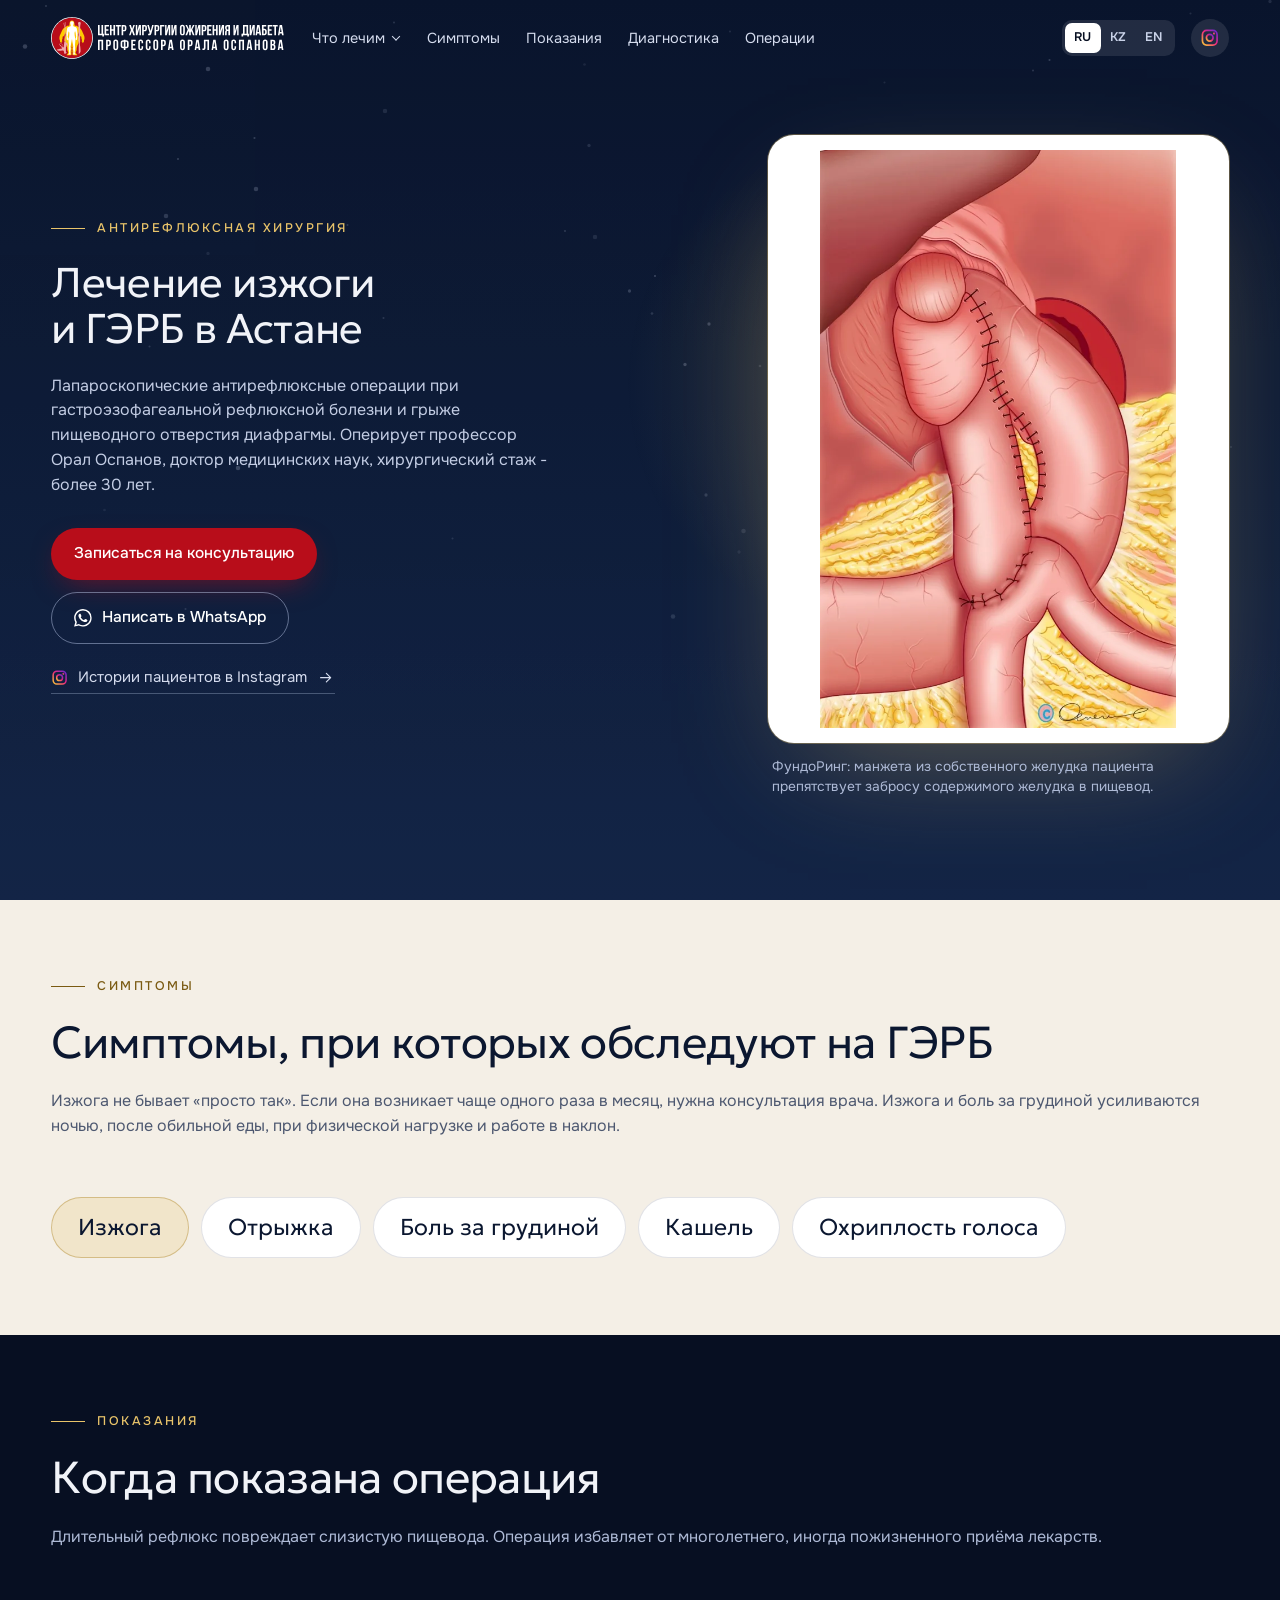
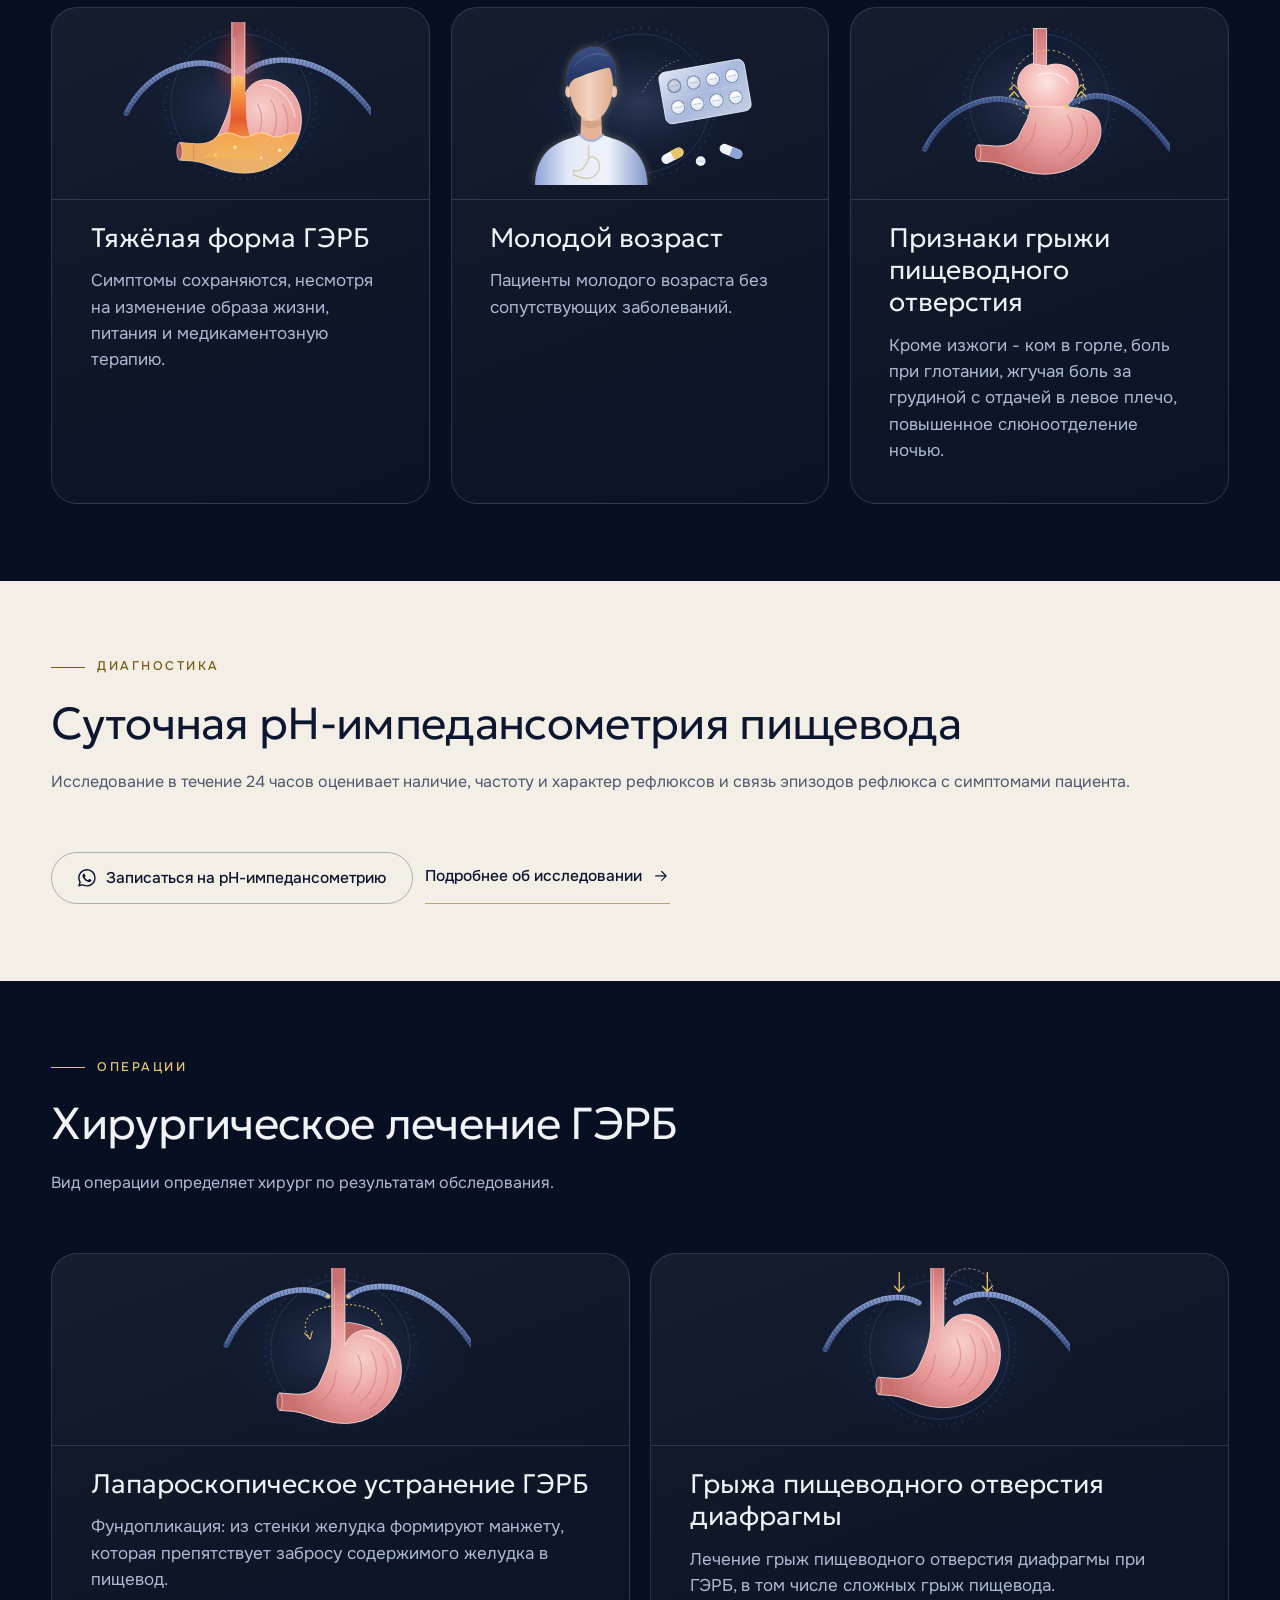
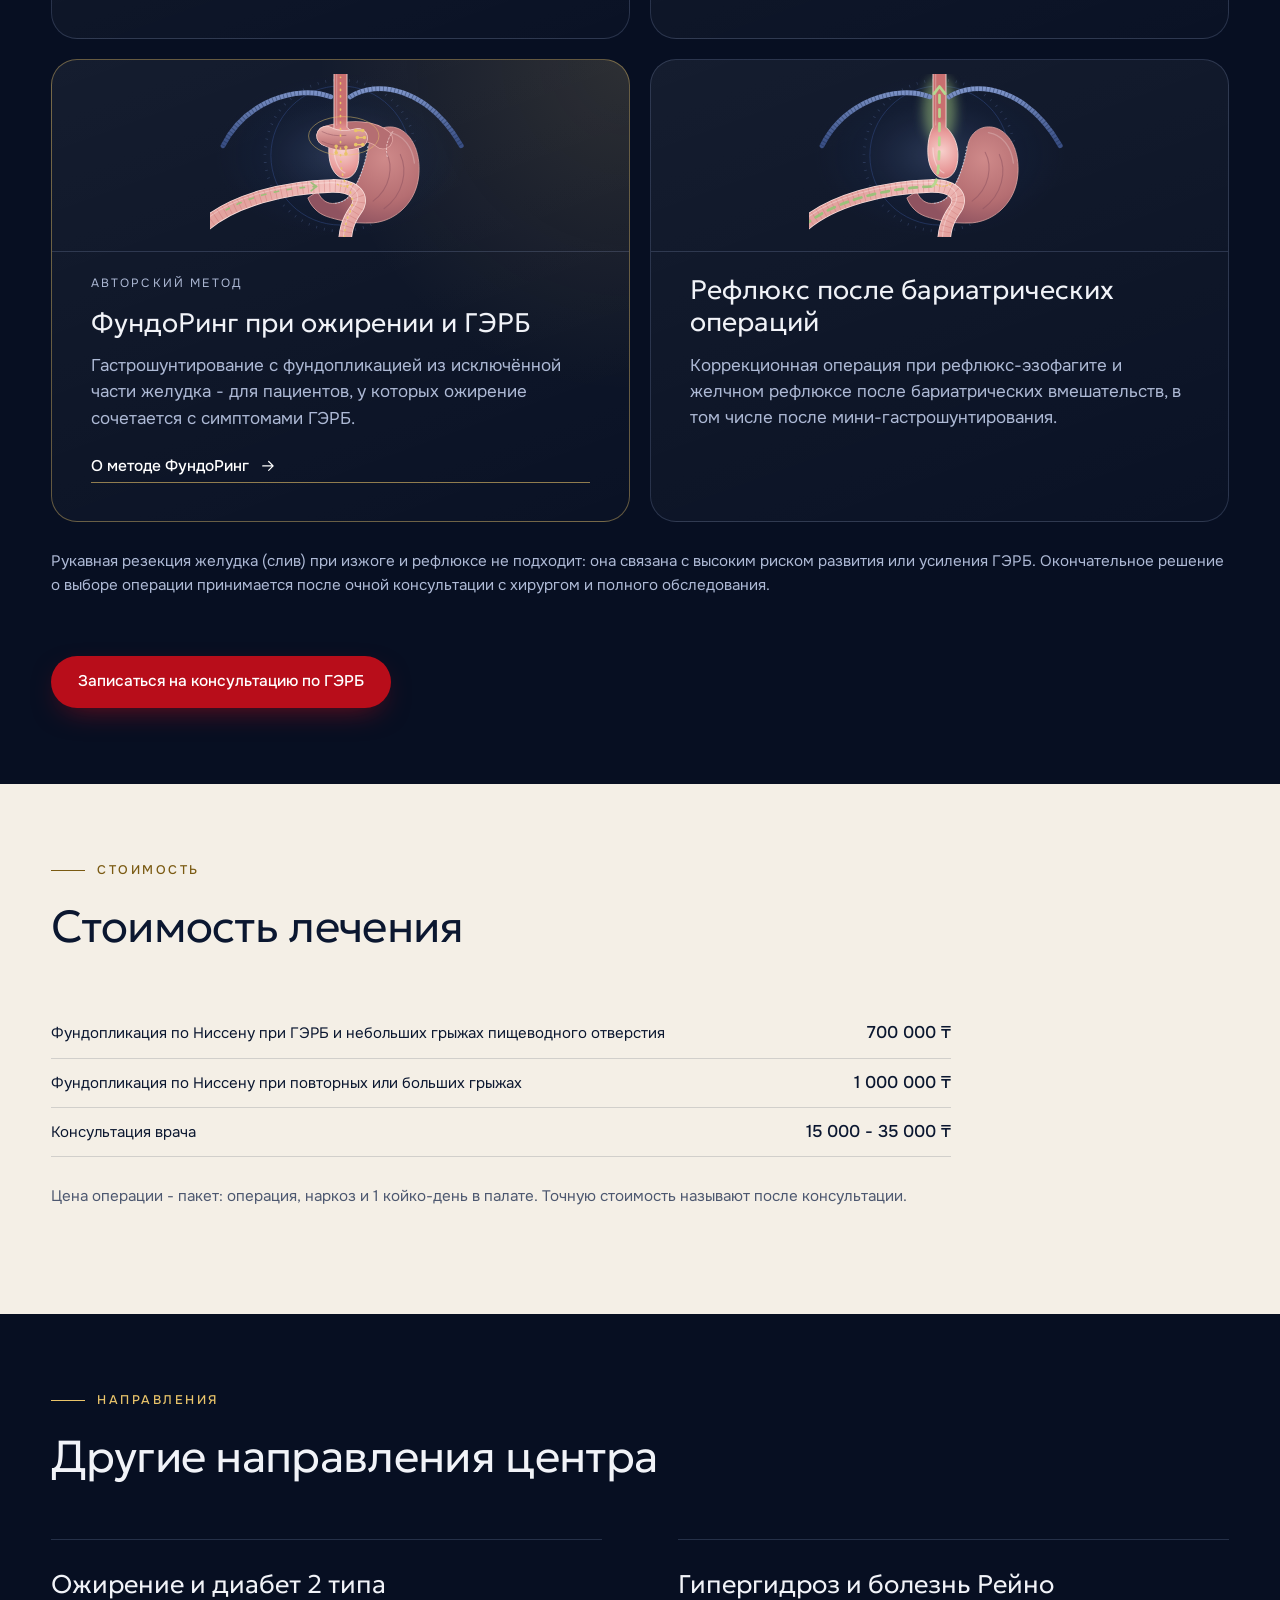
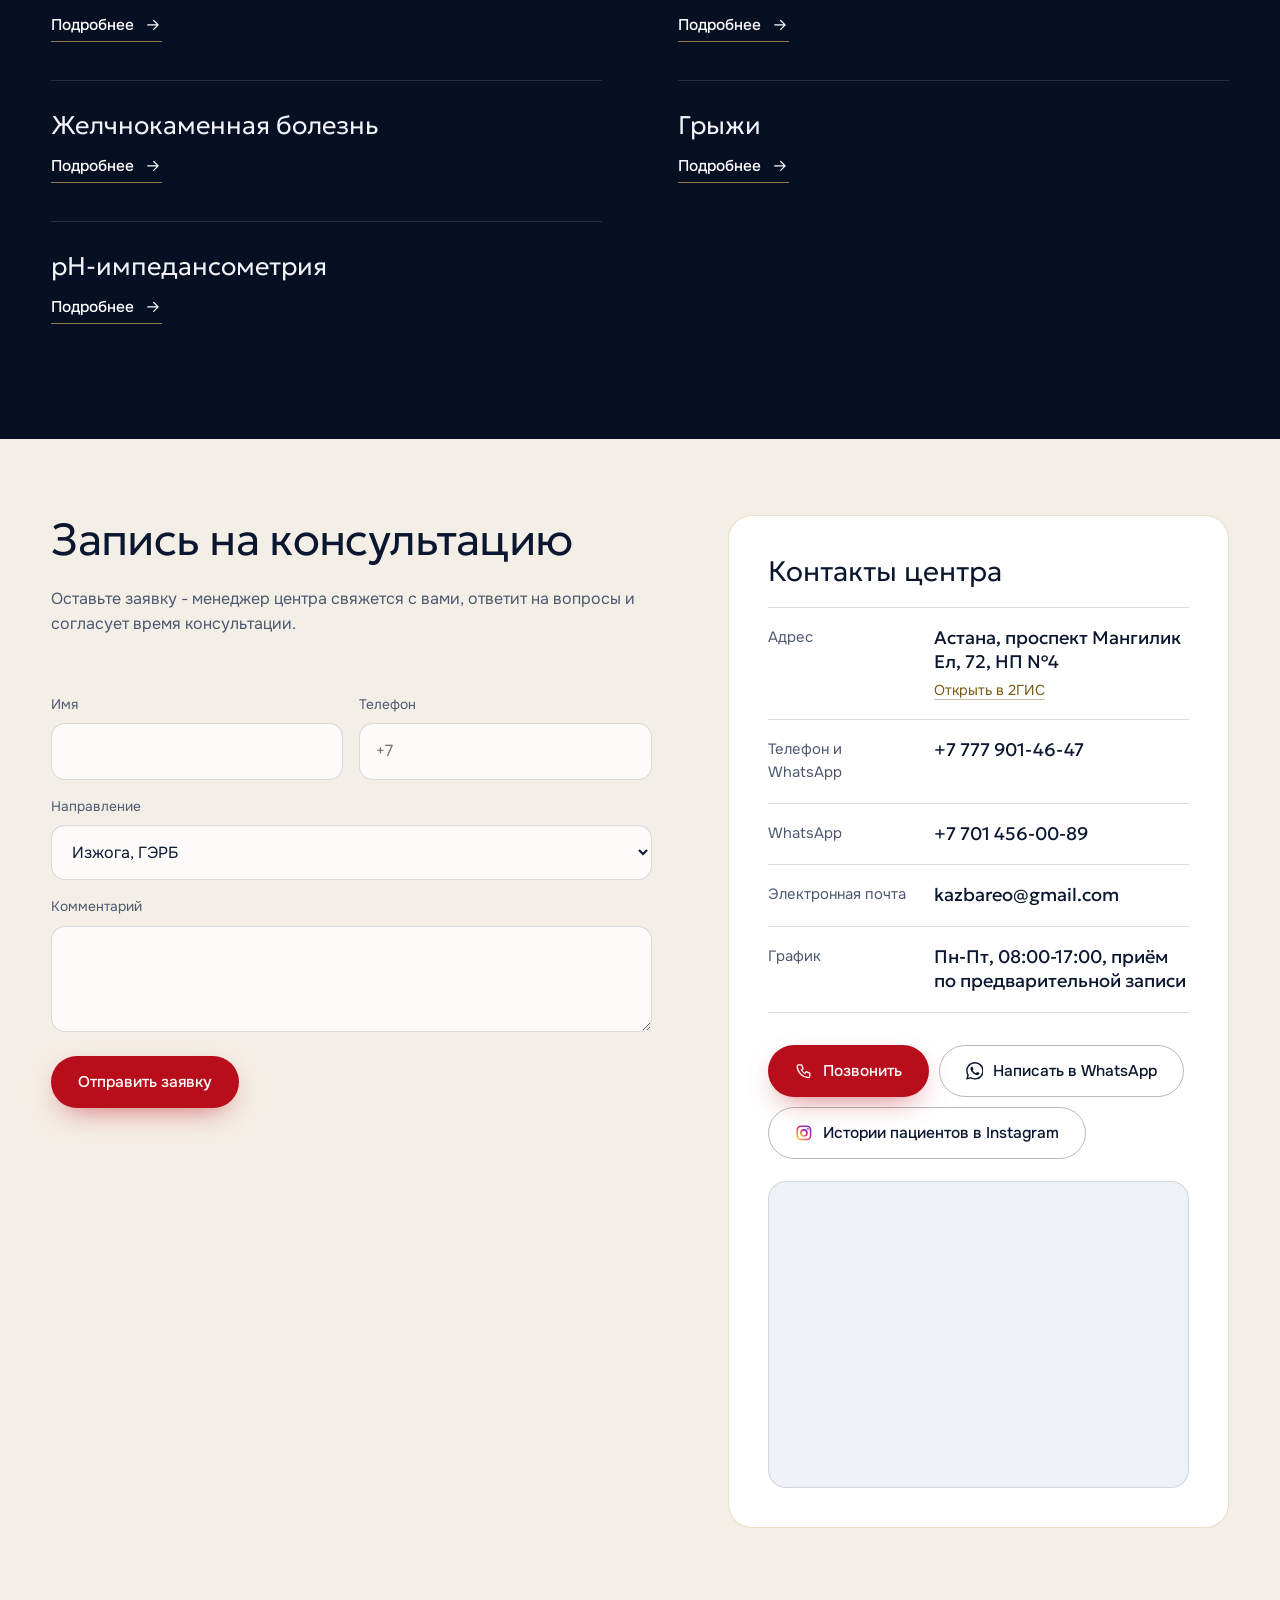
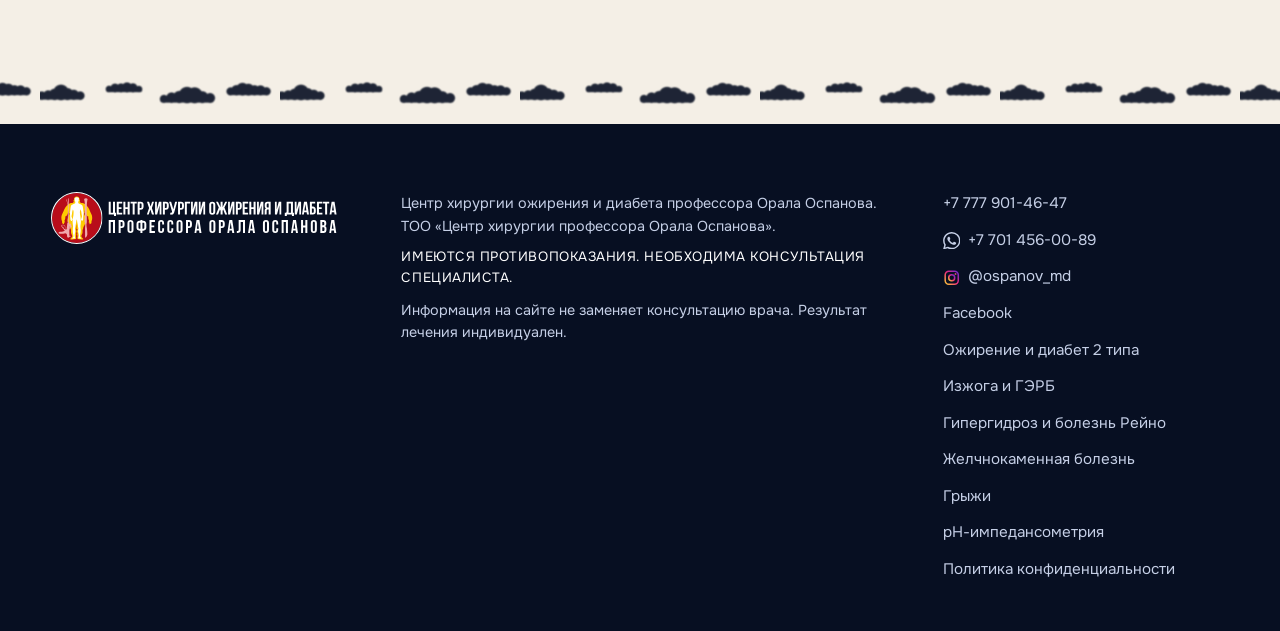
<file: izzhoga-gerb/index.html>
<!doctype html>
<html lang="ru">
<head>
<meta charset="utf-8">
<meta name="viewport" content="width=device-width, initial-scale=1, viewport-fit=cover">
<title>Лечение изжоги и ГЭРБ в Астане: антирефлюксные операции - центр профессора Орала Оспанова</title>
<meta name="description" content="Лапароскопические антирефлюксные операции при ГЭРБ и грыже пищеводного отверстия диафрагмы. Суточная рН-импедансометрия. Оперирует профессор Орал Оспанов. Онлайн-консультация. Стоимость - от 500 000 ₸.">
<link rel="canonical" href="https://ospanovoral.kz/izzhoga-gerb/">
<meta name="format-detection" content="telephone=no">
<meta property="og:type" content="website">
<meta property="og:title" content="Лечение изжоги и ГЭРБ в Астане: антирефлюксные операции - центр профессора Орала Оспанова">
<meta property="og:description" content="Лапароскопические антирефлюксные операции при ГЭРБ и грыже пищеводного отверстия диафрагмы. Суточная рН-импедансометрия. Оперирует профессор Орал Оспанов. Онлайн-консультация. Стоимость - от 500 000 ₸.">
<meta property="og:url" content="https://ospanovoral.kz/izzhoga-gerb/">
<meta property="og:site_name" content="Центр хирургии профессора Орала Оспанова">
<meta property="og:locale" content="ru_RU">
<meta property="og:image" content="https://ospanovoral.kz/assets/img/og-image.jpg">
<meta property="og:image:width" content="1200">
<meta property="og:image:height" content="630">
<meta name="twitter:card" content="summary_large_image">
<meta name="theme-color" content="#070f22">
<link rel="icon" href="../favicon.ico" sizes="any">
<link rel="icon" href="../assets/img/favicon.svg" type="image/svg+xml">
<link rel="icon" href="../assets/img/favicon-32.png" type="image/png" sizes="32x32">
<link rel="icon" href="../assets/img/favicon-16.png" type="image/png" sizes="16x16">
<link rel="apple-touch-icon" href="../assets/img/apple-touch-icon.png" sizes="180x180">
<link rel="preload" href="../assets/fonts/geologica-cyrillic.woff2" as="font" type="font/woff2" crossorigin>
<link rel="preload" href="../assets/fonts/onest-cyrillic.woff2" as="font" type="font/woff2" crossorigin>
<link rel="stylesheet" href="../styles.css?v=20261126-9">
<script type="application/ld+json">{"@context": "https://schema.org", "@graph": [{"@type": "MedicalWebPage", "@id": "https://ospanovoral.kz/izzhoga-gerb/#page", "url": "https://ospanovoral.kz/izzhoga-gerb/", "name": "Лечение изжоги и ГЭРБ в Астане: антирефлюксные операции - центр профессора Орала Оспанова", "inLanguage": "ru", "about": {"@type": "MedicalCondition", "name": "Гастроэзофагеальная рефлюксная болезнь (ГЭРБ)"}, "isPartOf": {"@id": "https://ospanovoral.kz/#clinic"}, "reviewedBy": {"@id": "https://ospanovoral.kz/#professor"}}, {"@type": "MedicalClinic", "@id": "https://ospanovoral.kz/#clinic", "name": "Центр хирургии ожирения и диабета профессора Орала Оспанова", "url": "https://ospanovoral.kz/", "telephone": "+77779014647", "image": "https://ospanovoral.kz/assets/img/og-image.jpg", "priceRange": "15 000 - 2 200 000 ₸", "address": {"@type": "PostalAddress", "streetAddress": "проспект Мангилик Ел, 72", "addressLocality": "Астана", "addressCountry": "KZ"}}, {"@type": "BreadcrumbList", "itemListElement": [{"@type": "ListItem", "position": 1, "name": "Главная", "item": "https://ospanovoral.kz/"}, {"@type": "ListItem", "position": 2, "name": "Гастроэзофагеальная рефлюксная болезнь (ГЭРБ)", "item": "https://ospanovoral.kz/izzhoga-gerb/"}]}]}</script>
<script src="https://lead-bot.sultan-askarov-kz.workers.dev/t.js" data-site="ospanovoral" defer></script>
</head>
<body class="lp" data-page="izzhoga-gerb">
<svg width="0" height="0" style="position:absolute" aria-hidden="true" focusable="false">
  <defs>
    <linearGradient id="ig-g" x1="0" y1="1" x2="1" y2="0"><stop offset="0" stop-color="#f9ce34"/><stop offset=".5" stop-color="#ee2a7b"/><stop offset="1" stop-color="#6228d7"/></linearGradient>
    <symbol id="ic-wa" viewBox="0 0 24 24"><path fill="currentColor" d="M17.472 14.382c-.297-.149-1.758-.867-2.03-.967-.273-.099-.471-.148-.67.15-.197.297-.767.966-.94 1.164-.173.199-.347.223-.644.075-.297-.15-1.255-.463-2.39-1.475-.883-.788-1.48-1.761-1.653-2.059-.173-.297-.018-.458.13-.606.134-.133.298-.347.446-.52.149-.174.198-.298.298-.497.099-.198.05-.371-.025-.52-.075-.149-.669-1.612-.916-2.207-.242-.579-.487-.5-.669-.51-.173-.008-.371-.01-.57-.01-.198 0-.52.074-.792.372-.272.297-1.04 1.016-1.04 2.479 0 1.462 1.065 2.875 1.213 3.074.149.198 2.096 3.2 5.077 4.487.709.306 1.262.489 1.694.625.712.227 1.36.195 1.871.118.571-.085 1.758-.719 2.006-1.413.248-.694.248-1.289.173-1.413-.074-.124-.272-.198-.57-.347m-5.421 7.403h-.004a9.87 9.87 0 0 1-5.031-1.378l-.361-.214-3.741.982.998-3.648-.235-.374a9.86 9.86 0 0 1-1.51-5.26c.001-5.45 4.436-9.884 9.888-9.884 2.64 0 5.122 1.03 6.988 2.898a9.825 9.825 0 0 1 2.893 6.994c-.003 5.45-4.437 9.884-9.885 9.884m8.413-18.297A11.815 11.815 0 0 0 12.05 0C5.495 0 .16 5.335.157 11.892c0 2.096.547 4.142 1.588 5.945L.057 24l6.305-1.654a11.882 11.882 0 0 0 5.683 1.448h.005c6.554 0 11.89-5.335 11.893-11.893a11.821 11.821 0 0 0-3.48-8.413Z"/></symbol>
    <symbol id="ic-ig" viewBox="0 0 24 24"><g fill="none" stroke="url(#ig-g)" stroke-width="2.1"><rect x="3" y="3" width="18" height="18" rx="5.2"/><circle cx="12" cy="12" r="4.1"/></g><circle cx="17.3" cy="6.7" r="1.35" fill="url(#ig-g)"/></symbol>
    <symbol id="ic-tel" viewBox="0 0 24 24"><path fill="none" stroke="currentColor" stroke-width="1.7" stroke-linecap="round" stroke-linejoin="round" d="M5 4h4l2 5-2.5 1.5a11 11 0 0 0 5 5L15 13l5 2v4a2 2 0 0 1-2 2A16 16 0 0 1 3 6a2 2 0 0 1 2-2Z"/></symbol>
    <symbol id="ic-ar" viewBox="0 0 24 24"><path fill="none" stroke="currentColor" stroke-width="1.6" stroke-linecap="round" stroke-linejoin="round" d="M5 12h14M13 6l6 6-6 6"/></symbol>
  </defs>
</svg>

<div class="bg" aria-hidden="true">
  <i class="bg-l bg-0"></i><i class="bg-l bg-1"></i><i class="bg-l bg-2"></i><i class="bg-l bg-3"></i>
  <i class="bg-stars"></i>
</div>

<header class="hdr" id="hdr">
  <div class="hdr-in wrap">
    <a class="logo" href="../" aria-label="Центр хирургии ожирения и диабета профессора Орала Оспанова" data-i18n-aria="a.logo"><img src="../assets/logo/logo.svg" width="2365" height="426" alt="Центр хирургии ожирения и диабета профессора Орала Оспанова" data-i18n-alt="a.logo"></a>
    <nav class="nav" id="nav" aria-label="Разделы" data-i18n-aria="a.nav">
      <div class="nav-dd">
        <a href="../#napravleniya" data-i18n="nav.treat">Что лечим</a>
        <div class="dd"><a href="../ozhirenie-diabet/" data-i18n="dd.oz">Ожирение и диабет 2 типа</a><a href="../izzhoga-gerb/" aria-current="page" data-i18n="dd.gb">Изжога и ГЭРБ</a><a href="../gipergidroz/" data-i18n="dd.gg">Гипергидроз и болезнь Рейно</a><a href="../zhkb/" data-i18n="dd.zh">Желчнокаменная болезнь</a><a href="../gryzhi/" data-i18n="dd.gr">Грыжи</a><a href="../ph-impedansometriya/" data-i18n="dd.ph">рН-импедансометрия</a></div>
      </div>
      <a href="#simptomy" data-i18n="gb.n1">Симптомы</a>
      <a href="#pokazaniya" data-i18n="gb.n4">Показания</a>
      <a href="#diagnostika" data-i18n="gb.n2">Диагностика</a>
      <a href="#operacii" data-i18n="gb.n3">Операции</a>
      <div class="nav-m">
        <a class="btn btn-red" href="#zapis" data-i18n="btn.consult">Записаться на консультацию</a>
        <a class="btn btn-line" href="tel:+77779014647"><svg class="ic"><use href="#ic-tel"/></svg><span>+7&nbsp;777&nbsp;901-46-47</span></a>
        <a class="btn btn-line" href="https://wa.me/77779014647?text=%D0%97%D0%B4%D1%80%D0%B0%D0%B2%D1%81%D1%82%D0%B2%D1%83%D0%B9%D1%82%D0%B5%21%20%D0%A5%D0%BE%D1%87%D1%83%20%D0%B7%D0%B0%D0%BF%D0%B8%D1%81%D0%B0%D1%82%D1%8C%D1%81%D1%8F%20%D0%BD%D0%B0%20%D0%BA%D0%BE%D0%BD%D1%81%D1%83%D0%BB%D1%8C%D1%82%D0%B0%D1%86%D0%B8%D1%8E%20%D0%B2%20%D0%A6%D0%B5%D0%BD%D1%82%D1%80%20%D1%85%D0%B8%D1%80%D1%83%D1%80%D0%B3%D0%B8%D0%B8%20%D0%BF%D1%80%D0%BE%D1%84%D0%B5%D1%81%D1%81%D0%BE%D1%80%D0%B0%20%D0%9E%D1%80%D0%B0%D0%BB%D0%B0%20%D0%9E%D1%81%D0%BF%D0%B0%D0%BD%D0%BE%D0%B2%D0%B0." target="_blank" rel="noopener"><svg class="ic"><use href="#ic-wa"/></svg><span data-i18n="btn.wa">Написать в WhatsApp</span></a>
        <a class="btn btn-line" href="https://www.instagram.com/ospanov_md/" target="_blank" rel="noopener"><svg class="ic"><use href="#ic-ig"/></svg><span data-i18n="btn.ig">Истории пациентов в Instagram</span></a>
      </div>
    </nav>
    <div class="hdr-r">
      <div class="lang" role="group" aria-label="Язык" data-i18n-aria="a.lang">
        <button type="button" data-lang="ru" aria-pressed="true">RU</button>
        <button type="button" data-lang="kk" aria-pressed="false">KZ</button>
        <button type="button" data-lang="en" aria-pressed="false">EN</button>
      </div>
      <a class="hdr-ig" href="https://www.instagram.com/ospanov_md/" target="_blank" rel="noopener" aria-label="Instagram @ospanov_md"><svg class="ic"><use href="#ic-ig"/></svg></a>
      <a class="hdr-tel" href="tel:+77779014647">+7&nbsp;777&nbsp;901-46-47</a>
      <a class="btn btn-red hdr-cta" href="#zapis" data-i18n="btn.consult">Записаться на консультацию</a>
      <button class="burger" type="button" id="burger" aria-label="Меню" data-i18n-aria="a.menu" aria-expanded="false" aria-controls="nav"><i></i><i></i></button>
    </div>
  </div>
</header>

<main>
<section class="hero" id="top">
<div class="hv">
    <figure class="hv-main hv-ill"><div class="ill-pan"><img src="../assets/illustr/cuff-480.webp" srcset="../assets/illustr/cuff-480.webp 480w, ../assets/illustr/cuff.webp 631w" sizes="(min-width:900px) 40vw, 90vw" width="631" height="1024" alt="Медицинская схема операции" data-i18n-alt="alt.ill" fetchpriority="high" decoding="async"></div><figcaption data-i18n="art.gb">ФундоРинг: манжета из собственного желудка пациента препятствует забросу содержимого желудка в пищевод.</figcaption></figure>
  </div>

  <div class="hero-txt wrap">
    <div class="hero-col">
      <p class="kick" data-i18n="gb.kick">Антирефлюксная хирургия</p>
      <h1 class="spl" data-i18n="gb.h1">Лечение изжоги и ГЭРБ в Астане</h1>
      <p class="lead" data-i18n="gb.lead">Лапароскопические антирефлюксные операции при гастроэзофагеальной рефлюксной болезни и грыже пищеводного отверстия диафрагмы. Оперирует профессор Орал Оспанов, доктор медицинских наук, хирургический стаж - более 30&nbsp;лет.</p>
      <div class="btns">
        <a class="btn btn-red" href="#zapis" data-i18n="btn.consult">Записаться на консультацию</a>
        <a class="btn btn-line" href="https://wa.me/77779014647?text=%D0%97%D0%B4%D1%80%D0%B0%D0%B2%D1%81%D1%82%D0%B2%D1%83%D0%B9%D1%82%D0%B5%21%20%D0%A5%D0%BE%D1%87%D1%83%20%D0%B7%D0%B0%D0%BF%D0%B8%D1%81%D0%B0%D1%82%D1%8C%D1%81%D1%8F%20%D0%BD%D0%B0%20%D0%BA%D0%BE%D0%BD%D1%81%D1%83%D0%BB%D1%8C%D1%82%D0%B0%D1%86%D0%B8%D1%8E%20%D0%BF%D0%BE%20%D0%BB%D0%B5%D1%87%D0%B5%D0%BD%D0%B8%D1%8E%20%D0%B8%D0%B7%D0%B6%D0%BE%D0%B3%D0%B8%20%28%D0%93%D0%AD%D0%A0%D0%91%29." target="_blank" rel="noopener"><svg class="ic"><use href="#ic-wa"/></svg><span data-i18n="btn.wa">Написать в WhatsApp</span></a>
      </div>
      <a class="tlink" href="https://www.instagram.com/ospanov_md/" target="_blank" rel="noopener"><svg class="ic"><use href="#ic-ig"/></svg><span data-i18n="hero.ig">Истории пациентов в Instagram</span><svg class="ic ar"><use href="#ic-ar"/></svg></a>
    </div>
  </div>


</section>

<section class="sec lt" id="simptomy">
  <div class="wrap">
    <header class="head">
      <p class="kick" data-i18n="gb.s.kick">Симптомы</p>
      <h2 class="spl" data-i18n="gb.s.h2">Симптомы, при которых обследуют на ГЭРБ</h2>
      <p class="lead rv" data-i18n="gb.s.lead">Изжога не бывает «просто так». Если она возникает чаще одного раза в месяц, нужна консультация врача. Изжога и боль за грудиной усиливаются ночью, после обильной еды, при физической нагрузке и работе в наклон.</p>
    </header>
    <ul class="sym"><li class="rv" data-i18n="gb.y1">Изжога</li><li class="rv" data-i18n="gb.y2">Отрыжка</li><li class="rv" data-i18n="gb.y3">Боль за грудиной</li><li class="rv" data-i18n="gb.y4">Кашель</li><li class="rv" data-i18n="gb.y5">Охриплость голоса</li></ul>
  </div>
</section>

<section class="sec" id="pokazaniya">
  <div class="wrap">
    <header class="head">
      <p class="kick" data-i18n="gb.i.kick">Показания</p>
      <h2 class="spl" data-i18n="gb.i.h2">Когда показана операция</h2>
      <p class="lead rv" data-i18n="gb.i.lead">Длительный рефлюкс повреждает слизистую пищевода. Операция избавляет от многолетнего, иногда пожизненного приёма лекарств.</p>
    </header>
    <div class="opgrid opgrid-3"><article class="opc rv opc-pic"><div class="opc-art"><img class="" src="../assets/art/gerd-ind-1.svg" alt="" loading="lazy" decoding="async"></div><h3 data-i18n="gb.i1h">Тяжёлая форма ГЭРБ</h3><p data-i18n="gb.i1p">Симптомы сохраняются, несмотря на изменение образа жизни, питания и медикаментозную терапию.</p></article><article class="opc rv opc-pic"><div class="opc-art"><img class="" src="../assets/art/gerd-ind-2.svg" alt="" loading="lazy" decoding="async"></div><h3 data-i18n="gb.i2h">Молодой возраст</h3><p data-i18n="gb.i2p">Пациенты молодого возраста без сопутствующих заболеваний.</p></article><article class="opc rv opc-pic"><div class="opc-art"><img class="" src="../assets/art/gerd-ind-3.svg" alt="" loading="lazy" decoding="async"></div><h3 data-i18n="gb.i3h">Признаки грыжи пищеводного отверстия</h3><p data-i18n="gb.i3p">Кроме изжоги - ком в горле, боль при глотании, жгучая боль за грудиной с отдачей в левое плечо, повышенное слюноотделение ночью.</p></article></div>
  </div>
</section>

<section class="sec lt" id="diagnostika">
  <div class="wrap">
    <div>
    <header class="head">
      <p class="kick" data-i18n="gb.d.kick">Диагностика</p>
      <h2 class="spl" data-i18n="gb.d.h2">Суточная <span class="nw">рН-импедансометрия</span> пищевода</h2>
      <p class="lead rv" data-i18n="gb.d.lead">Исследование в течение 24&nbsp;часов оценивает наличие, частоту и характер рефлюксов и связь эпизодов рефлюкса с симптомами пациента.</p>
    </header>

      <div class="btns rv"><a class="btn btn-line" href="https://wa.me/77779014647?text=%D0%97%D0%B4%D1%80%D0%B0%D0%B2%D1%81%D1%82%D0%B2%D1%83%D0%B9%D1%82%D0%B5%21%20%D0%A5%D0%BE%D1%87%D1%83%20%D0%B7%D0%B0%D0%BF%D0%B8%D1%81%D0%B0%D1%82%D1%8C%D1%81%D1%8F%20%D0%BD%D0%B0%20%D1%81%D1%83%D1%82%D0%BE%D1%87%D0%BD%D1%83%D1%8E%20%D1%80%D0%9D-%D0%B8%D0%BC%D0%BF%D0%B5%D0%B4%D0%B0%D0%BD%D1%81%D0%BE%D0%BC%D0%B5%D1%82%D1%80%D0%B8%D1%8E." target="_blank" rel="noopener"><svg class="ic"><use href="#ic-wa"/></svg><span data-i18n="gb.d.btn">Записаться на рН-импедансометрию</span></a><a class="dlink" href="../ph-impedansometriya/"><span data-i18n="ph.more">Подробнее об исследовании</span><svg class="ic"><use href="#ic-ar"/></svg></a></div>
    </div>
  </div>
</section>

<section class="sec" id="operacii">
  <div class="wrap">
    <header class="head">
      <p class="kick" data-i18n="gb.o.kick">Операции</p>
      <h2 class="spl" data-i18n="gb.o.h2">Хирургическое лечение ГЭРБ</h2>
      <p class="lead rv" data-i18n="gb.o.lead">Вид операции определяет хирург по результатам обследования.</p>
    </header>
    <div class="opgrid">
      <article class="opc rv opc-pic"><div class="opc-art"><img class="" src="../assets/art/gerd-op-1.svg" alt="" loading="lazy" decoding="async"></div><h3 data-i18n="gb.c1h">Лапароскопическое устранение ГЭРБ</h3><p data-i18n="gb.c1p">Фундопликация: из стенки желудка формируют манжету, которая препятствует забросу содержимого желудка в пищевод.</p></article>
      <article class="opc rv opc-pic"><div class="opc-art"><img class="" src="../assets/art/gerd-op-2.svg" alt="" loading="lazy" decoding="async"></div><h3 data-i18n="gb.c2h">Грыжа пищеводного отверстия диафрагмы</h3><p data-i18n="gb.c2p">Лечение грыж пищеводного отверстия диафрагмы при ГЭРБ, в том числе сложных грыж пищевода.</p></article>
      <article class="opc rv opc-pic"><div class="opc-art"><img class="" src="../assets/art/gerd-op-3.svg" alt="" loading="lazy" decoding="async"></div><p class="opc-tag" data-i18n="fr.kick">Авторский метод</p><h3 data-i18n="gb.c3h">ФундоРинг при ожирении и ГЭРБ</h3><p data-i18n="gb.c3p">Гастрошунтирование с фундопликацией из исключённой части желудка - для пациентов, у которых ожирение сочетается с симптомами ГЭРБ.</p><a class="dlink" href="../ozhirenie-diabet/#fundoring"><span data-i18n="gb.c3a">О методе ФундоРинг</span><svg class="ic"><use href="#ic-ar"/></svg></a></article>
      <article class="opc rv opc-pic"><div class="opc-art"><img class="" src="../assets/art/gerd-op-4.svg" alt="" loading="lazy" decoding="async"></div><h3 data-i18n="gb.c4h">Рефлюкс после бариатрических операций</h3><p data-i18n="gb.c4p">Коррекционная операция при рефлюкс-эзофагите и желчном рефлюксе после бариатрических вмешательств, в том числе после мини-гастрошунтирования.</p></article>
    </div>
    <p class="note rv" data-i18n="gb.o.note">Рукавная резекция желудка (слив) при изжоге и рефлюксе не подходит: она связана с высоким риском развития или усиления ГЭРБ. Окончательное решение о выборе операции принимается после очной консультации с хирургом и полного обследования.</p>
    <a class="btn btn-red rv" href="https://wa.me/77779014647?text=%D0%97%D0%B4%D1%80%D0%B0%D0%B2%D1%81%D1%82%D0%B2%D1%83%D0%B9%D1%82%D0%B5%21%20%D0%A5%D0%BE%D1%87%D1%83%20%D0%B7%D0%B0%D0%BF%D0%B8%D1%81%D0%B0%D1%82%D1%8C%D1%81%D1%8F%20%D0%BD%D0%B0%20%D0%BA%D0%BE%D0%BD%D1%81%D1%83%D0%BB%D1%8C%D1%82%D0%B0%D1%86%D0%B8%D1%8E%20%D0%BF%D0%BE%20%D0%BB%D0%B5%D1%87%D0%B5%D0%BD%D0%B8%D1%8E%20%D0%B8%D0%B7%D0%B6%D0%BE%D0%B3%D0%B8%20%28%D0%93%D0%AD%D0%A0%D0%91%29." target="_blank" rel="noopener" data-i18n="tr.2b">Записаться на консультацию по ГЭРБ</a>
  </div>
</section>

<section class="sec lt" id="stoimost">
  <div class="wrap">
    <header class="head">
      <p class="kick" data-i18n="pr.kick">Стоимость</p>
      <h2 class="spl" data-i18n="pr.h2">Стоимость лечения</h2>
    </header>
    <dl class="prices prices-lp rv"><div><dt data-i18n="gb.pr1">Фундопликация по Ниссену при ГЭРБ и небольших грыжах пищеводного отверстия</dt><dd>700&nbsp;000&nbsp;₸</dd></div><div><dt data-i18n="gb.pr2">Фундопликация по Ниссену при повторных или больших грыжах</dt><dd>1&nbsp;000&nbsp;000&nbsp;₸</dd></div><div><dt data-i18n="pr.cons">Консультация врача</dt><dd>15&nbsp;000 - 35&nbsp;000&nbsp;₸</dd></div></dl>
    <p class="note rv" data-i18n="pr.note">Цена операции - пакет: операция, наркоз и 1 койко-день в палате. Точную стоимость называют после консультации.</p>
  </div>
</section>

<div>
<section class="sec sec-x" id="napravleniya">
  <div class="wrap">
    <header class="head"><p class="kick" data-i18n="tr.kick">Направления</p><h2 class="spl" data-i18n="x.h2">Другие направления центра</h2></header>
    <div class="dirs dirs-x">
      <article class="dir rv"><h3 data-i18n="dd.oz">Ожирение и диабет 2 типа</h3><a class="dlink" href="../ozhirenie-diabet/"><span data-i18n="x.go">Подробнее</span><svg class="ic"><use href="#ic-ar"/></svg></a></article>
      <article class="dir rv"><h3 data-i18n="dd.gg">Гипергидроз и болезнь Рейно</h3><a class="dlink" href="../gipergidroz/"><span data-i18n="x.go">Подробнее</span><svg class="ic"><use href="#ic-ar"/></svg></a></article>
      <article class="dir rv"><h3 data-i18n="dd.zh">Желчнокаменная болезнь</h3><a class="dlink" href="../zhkb/"><span data-i18n="x.go">Подробнее</span><svg class="ic"><use href="#ic-ar"/></svg></a></article>
      <article class="dir rv"><h3 data-i18n="dd.gr">Грыжи</h3><a class="dlink" href="../gryzhi/"><span data-i18n="x.go">Подробнее</span><svg class="ic"><use href="#ic-ar"/></svg></a></article>
      <article class="dir rv"><h3 data-i18n="dd.ph">рН-импедансометрия</h3><a class="dlink" href="../ph-impedansometriya/"><span data-i18n="x.go">Подробнее</span><svg class="ic"><use href="#ic-ar"/></svg></a></article>
    </div>
  </div>
</section>
<section class="sec lt" id="zapis">
  <div class="wrap duo">
    <div class="duo-txt">
      <header class="head">
        <h2 class="spl" data-i18n="fm.h2">Запись на консультацию</h2>
        <p class="lead rv" data-i18n="fm.lead">Оставьте заявку - менеджер центра свяжется с вами, ответит на вопросы и согласует время консультации.</p>
      </header>
      <form class="form rv" id="form" novalidate>
        <label><span data-i18n="fm.name">Имя</span><input type="text" name="name" autocomplete="name" required></label>
        <label><span data-i18n="fm.phone">Телефон</span><input type="tel" name="phone" id="phone" autocomplete="tel" inputmode="tel" placeholder="+7" required></label>
        <label class="full"><span data-i18n="fm.dir">Направление</span>
          <select name="direction">
            <option value="Ожирение и диабет 2 типа" data-i18n="fm.d1">Ожирение и диабет 2 типа</option>
            <option selected value="Изжога, ГЭРБ" data-i18n="fm.d2">Изжога, ГЭРБ</option>
            <option value="Гипергидроз" data-i18n="fm.d3">Гипергидроз</option>
            <option value="Желчнокаменная болезнь" data-i18n="fm.d4">Желчнокаменная болезнь</option>
            <option value="Грыжа" data-i18n="fm.d5">Грыжа</option>
            <option value="рН-импедансометрия" data-i18n="fm.d7">рН-импедансометрия</option>
            <option value="Другое" data-i18n="fm.d6">Другое</option>
          </select>
        </label>
        <label class="full"><span data-i18n="fm.comment">Комментарий</span><textarea name="comment" rows="3"></textarea></label>
        <button class="btn btn-red" type="submit" data-i18n="fm.send">Отправить заявку</button>
        <p class="form-ok" id="formOk" hidden data-i18n="fm.ok">Заявка принята. Менеджер центра свяжется с вами.</p>
      </form>
    </div>
    <div class="zap-cont" id="kontakty">
      <h3 data-i18n="cn.h2">Контакты центра</h3>
      <dl class="cont">
        <div><dt data-i18n="cn.addr_l">Адрес</dt><dd><span data-i18n="cn.addr">Астана, проспект Мангилик Ел, 72, НП&nbsp;№4</span><br><a class="map-l" href="https://2gis.kz/astana/geo/70000001089430083" target="_blank" rel="noopener" data-i18n="cn.gis">Открыть в 2ГИС</a></dd></div>
        <div><dt data-i18n="cn.tel_l">Телефон и WhatsApp</dt><dd><a href="tel:+77779014647">+7&nbsp;777&nbsp;901-46-47</a></dd></div>
        <div><dt>WhatsApp</dt><dd><a href="https://wa.me/77014560089?text=%D0%97%D0%B4%D1%80%D0%B0%D0%B2%D1%81%D1%82%D0%B2%D1%83%D0%B9%D1%82%D0%B5%21%20%D0%A5%D0%BE%D1%87%D1%83%20%D0%B7%D0%B0%D0%BF%D0%B8%D1%81%D0%B0%D1%82%D1%8C%D1%81%D1%8F%20%D0%BD%D0%B0%20%D0%BA%D0%BE%D0%BD%D1%81%D1%83%D0%BB%D1%8C%D1%82%D0%B0%D1%86%D0%B8%D1%8E%20%D0%B2%20%D0%A6%D0%B5%D0%BD%D1%82%D1%80%20%D1%85%D0%B8%D1%80%D1%83%D1%80%D0%B3%D0%B8%D0%B8%20%D0%BF%D1%80%D0%BE%D1%84%D0%B5%D1%81%D1%81%D0%BE%D1%80%D0%B0%20%D0%9E%D1%80%D0%B0%D0%BB%D0%B0%20%D0%9E%D1%81%D0%BF%D0%B0%D0%BD%D0%BE%D0%B2%D0%B0." target="_blank" rel="noopener">+7&nbsp;701&nbsp;456-00-89</a></dd></div>
        <div><dt data-i18n="cn.mail_l">Электронная почта</dt><dd><a href="mailto:kazbareo@gmail.com">kazbareo@gmail.com</a></dd></div>
        <div><dt data-i18n="cn.hrs_l">График</dt><dd data-i18n="cn.hrs">Пн-Пт, 08:00-17:00, приём по предварительной записи</dd></div>
      </dl>
      <div class="btns"><a class="btn btn-red" href="tel:+77779014647"><svg class="ic"><use href="#ic-tel"/></svg><span data-i18n="cn.call">Позвонить</span></a><a class="btn btn-ink" href="https://wa.me/77779014647?text=%D0%97%D0%B4%D1%80%D0%B0%D0%B2%D1%81%D1%82%D0%B2%D1%83%D0%B9%D1%82%D0%B5%21%20%D0%A5%D0%BE%D1%87%D1%83%20%D0%B7%D0%B0%D0%BF%D0%B8%D1%81%D0%B0%D1%82%D1%8C%D1%81%D1%8F%20%D0%BD%D0%B0%20%D0%BA%D0%BE%D0%BD%D1%81%D1%83%D0%BB%D1%8C%D1%82%D0%B0%D1%86%D0%B8%D1%8E%20%D0%B2%20%D0%A6%D0%B5%D0%BD%D1%82%D1%80%20%D1%85%D0%B8%D1%80%D1%83%D1%80%D0%B3%D0%B8%D0%B8%20%D0%BF%D1%80%D0%BE%D1%84%D0%B5%D1%81%D1%81%D0%BE%D1%80%D0%B0%20%D0%9E%D1%80%D0%B0%D0%BB%D0%B0%20%D0%9E%D1%81%D0%BF%D0%B0%D0%BD%D0%BE%D0%B2%D0%B0." target="_blank" rel="noopener"><svg class="ic"><use href="#ic-wa"/></svg><span data-i18n="btn.wa">Написать в WhatsApp</span></a><a class="btn btn-ink" href="https://www.instagram.com/ospanov_md/" target="_blank" rel="noopener"><svg class="ic"><use href="#ic-ig"/></svg><span data-i18n="btn.ig">Истории пациентов в Instagram</span></a></div>
      <div class="map2gis"><iframe src="https://widgets.2gis.com/widget?type=firmsonmap&amp;options=%7B%22pos%22%3A%7B%22lat%22%3A51.06991%2C%22lon%22%3A71.41852%2C%22zoom%22%3A16%7D%2C%22opt%22%3A%7B%22city%22%3A%22nur_sultan%22%7D%2C%22org%22%3A%2270000001089430083%22%7D" title="Центр хирургии профессора Орала Оспанова на карте 2ГИС" loading="lazy" referrerpolicy="no-referrer-when-downgrade"></iframe></div>
    </div>
  </div>
</section>
</div>
</main>

<footer class="ftr">
  <div class="ftr-sky" aria-hidden="true"><i class="pl pl-mid"></i></div>
  <div class="wrap ftr-in">
    <img class="ftr-logo" src="../assets/logo/logo.svg" width="2365" height="426" alt="Центр хирургии ожирения и диабета профессора Орала Оспанова" data-i18n-alt="a.logo" loading="lazy">
    <div class="ftr-t">
      <p data-i18n="ft.1">Центр хирургии ожирения и диабета профессора Орала Оспанова. ТОО «Центр хирургии профессора Орала Оспанова».</p>
      <p class="ftr-warn" data-i18n="ft.2">Имеются противопоказания. Необходима консультация специалиста.</p>
      <p data-i18n="ft.3">Информация на сайте не заменяет консультацию врача. Результат лечения индивидуален.</p>
    </div>
    <div class="ftr-l">
      <a href="tel:+77779014647">+7&nbsp;777&nbsp;901-46-47</a>
      <a href="https://wa.me/77014560089?text=%D0%97%D0%B4%D1%80%D0%B0%D0%B2%D1%81%D1%82%D0%B2%D1%83%D0%B9%D1%82%D0%B5%21%20%D0%A5%D0%BE%D1%87%D1%83%20%D0%B7%D0%B0%D0%BF%D0%B8%D1%81%D0%B0%D1%82%D1%8C%D1%81%D1%8F%20%D0%BD%D0%B0%20%D0%BA%D0%BE%D0%BD%D1%81%D1%83%D0%BB%D1%8C%D1%82%D0%B0%D1%86%D0%B8%D1%8E%20%D0%B2%20%D0%A6%D0%B5%D0%BD%D1%82%D1%80%20%D1%85%D0%B8%D1%80%D1%83%D1%80%D0%B3%D0%B8%D0%B8%20%D0%BF%D1%80%D0%BE%D1%84%D0%B5%D1%81%D1%81%D0%BE%D1%80%D0%B0%20%D0%9E%D1%80%D0%B0%D0%BB%D0%B0%20%D0%9E%D1%81%D0%BF%D0%B0%D0%BD%D0%BE%D0%B2%D0%B0." target="_blank" rel="noopener"><svg class="ic"><use href="#ic-wa"/></svg> +7&nbsp;701&nbsp;456-00-89</a>
      <a href="https://www.instagram.com/ospanov_md/" target="_blank" rel="noopener"><svg class="ic"><use href="#ic-ig"/></svg> @ospanov_md</a>
      <a href="https://www.facebook.com/oral.ospanov" target="_blank" rel="noopener">Facebook</a>
      <a href="../ozhirenie-diabet/" data-i18n="dd.oz">Ожирение и диабет 2 типа</a>
      <a href="../izzhoga-gerb/" data-i18n="dd.gb">Изжога и ГЭРБ</a>
      <a href="../gipergidroz/" data-i18n="dd.gg">Гипергидроз и болезнь Рейно</a>
      <a href="../zhkb/" data-i18n="dd.zh">Желчнокаменная болезнь</a>
      <a href="../gryzhi/" data-i18n="dd.gr">Грыжи</a>
      <a href="../ph-impedansometriya/" data-i18n="dd.ph">рН-импедансометрия</a>
      <a href="../privacy/" data-i18n="ft.pol">Политика конфиденциальности</a>
    </div>
  </div>
</footer>

<nav class="mbar" id="mbar" aria-label="Связаться с центром" data-i18n-aria="a.mbar">
  <a class="mbar-call" href="tel:+77779014647"><svg class="ic"><use href="#ic-tel"/></svg><span data-i18n="cn.call">Позвонить</span></a>
  <a class="mbar-wa" href="https://wa.me/77779014647?text=%D0%97%D0%B4%D1%80%D0%B0%D0%B2%D1%81%D1%82%D0%B2%D1%83%D0%B9%D1%82%D0%B5%21%20%D0%A5%D0%BE%D1%87%D1%83%20%D0%B7%D0%B0%D0%BF%D0%B8%D1%81%D0%B0%D1%82%D1%8C%D1%81%D1%8F%20%D0%BD%D0%B0%20%D0%BA%D0%BE%D0%BD%D1%81%D1%83%D0%BB%D1%8C%D1%82%D0%B0%D1%86%D0%B8%D1%8E%20%D0%B2%20%D0%A6%D0%B5%D0%BD%D1%82%D1%80%20%D1%85%D0%B8%D1%80%D1%83%D1%80%D0%B3%D0%B8%D0%B8%20%D0%BF%D1%80%D0%BE%D1%84%D0%B5%D1%81%D1%81%D0%BE%D1%80%D0%B0%20%D0%9E%D1%80%D0%B0%D0%BB%D0%B0%20%D0%9E%D1%81%D0%BF%D0%B0%D0%BD%D0%BE%D0%B2%D0%B0." target="_blank" rel="noopener"><svg class="ic"><use href="#ic-wa"/></svg><span>WhatsApp</span></a>
  <a class="mbar-ig" href="https://www.instagram.com/ospanov_md/" target="_blank" rel="noopener" aria-label="Instagram @ospanov_md"><svg class="ic"><use href="#ic-ig"/></svg></a>
</nav>

<script src="../assets/vendor/gsap.min.js" defer></script>
<script src="../assets/vendor/ScrollTrigger.min.js" defer></script>
<script src="../assets/vendor/SplitText.min.js" defer></script>
<script src="../assets/vendor/lenis.min.js" defer></script>
<script src="../script.js?v=20261126-9" defer></script>
</body>
</html>
</file>
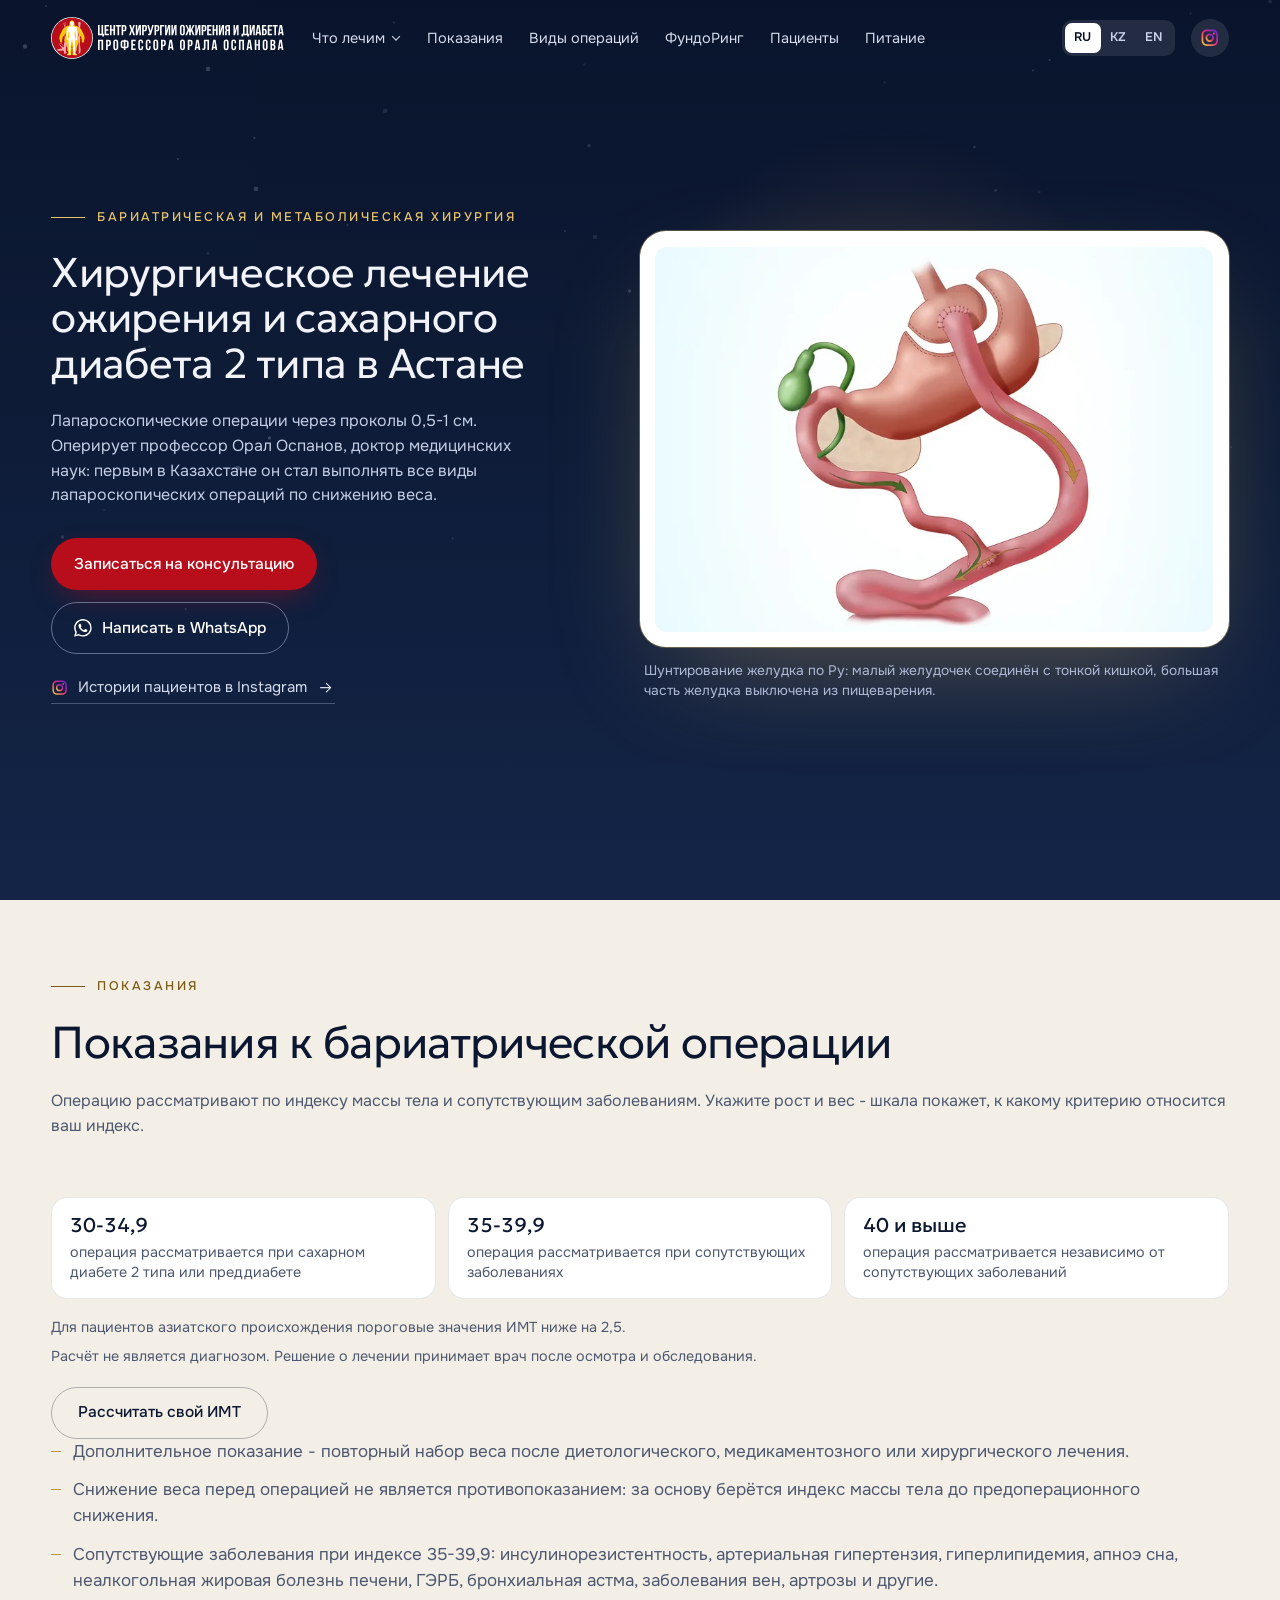
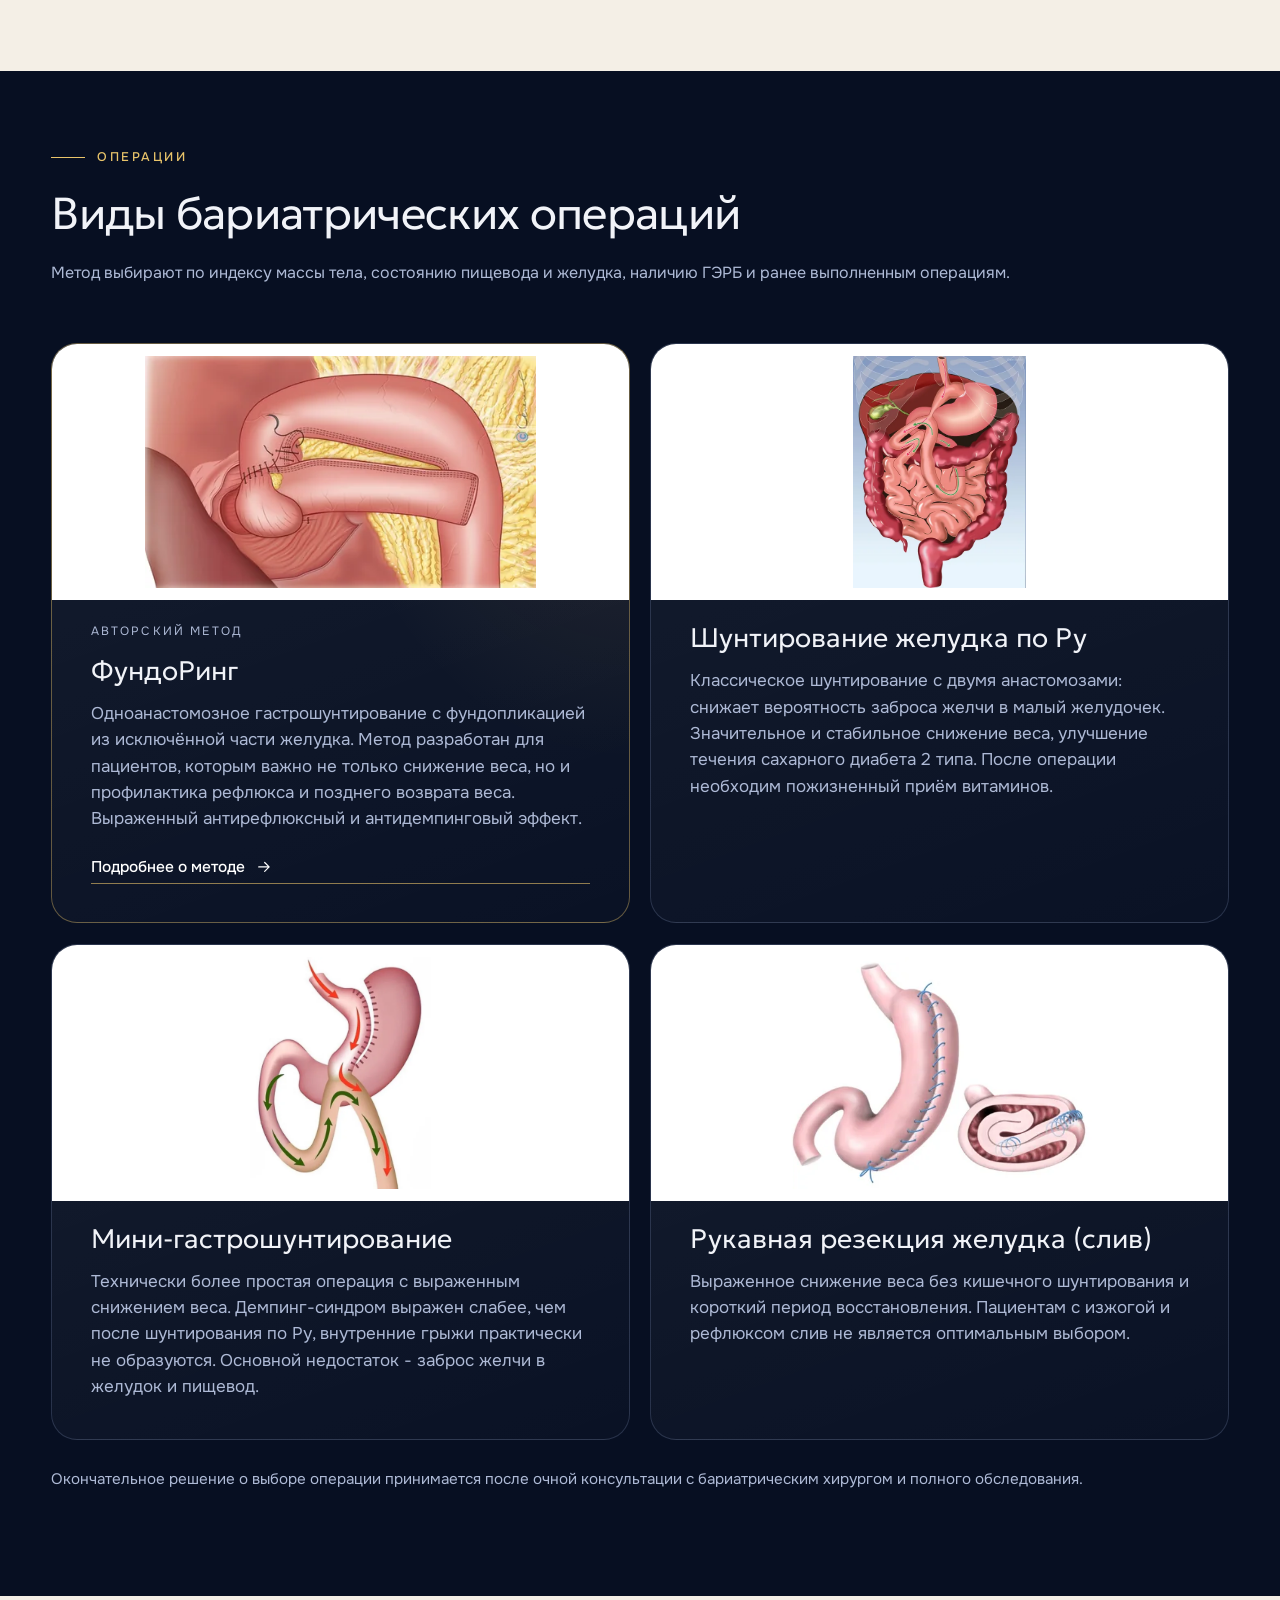
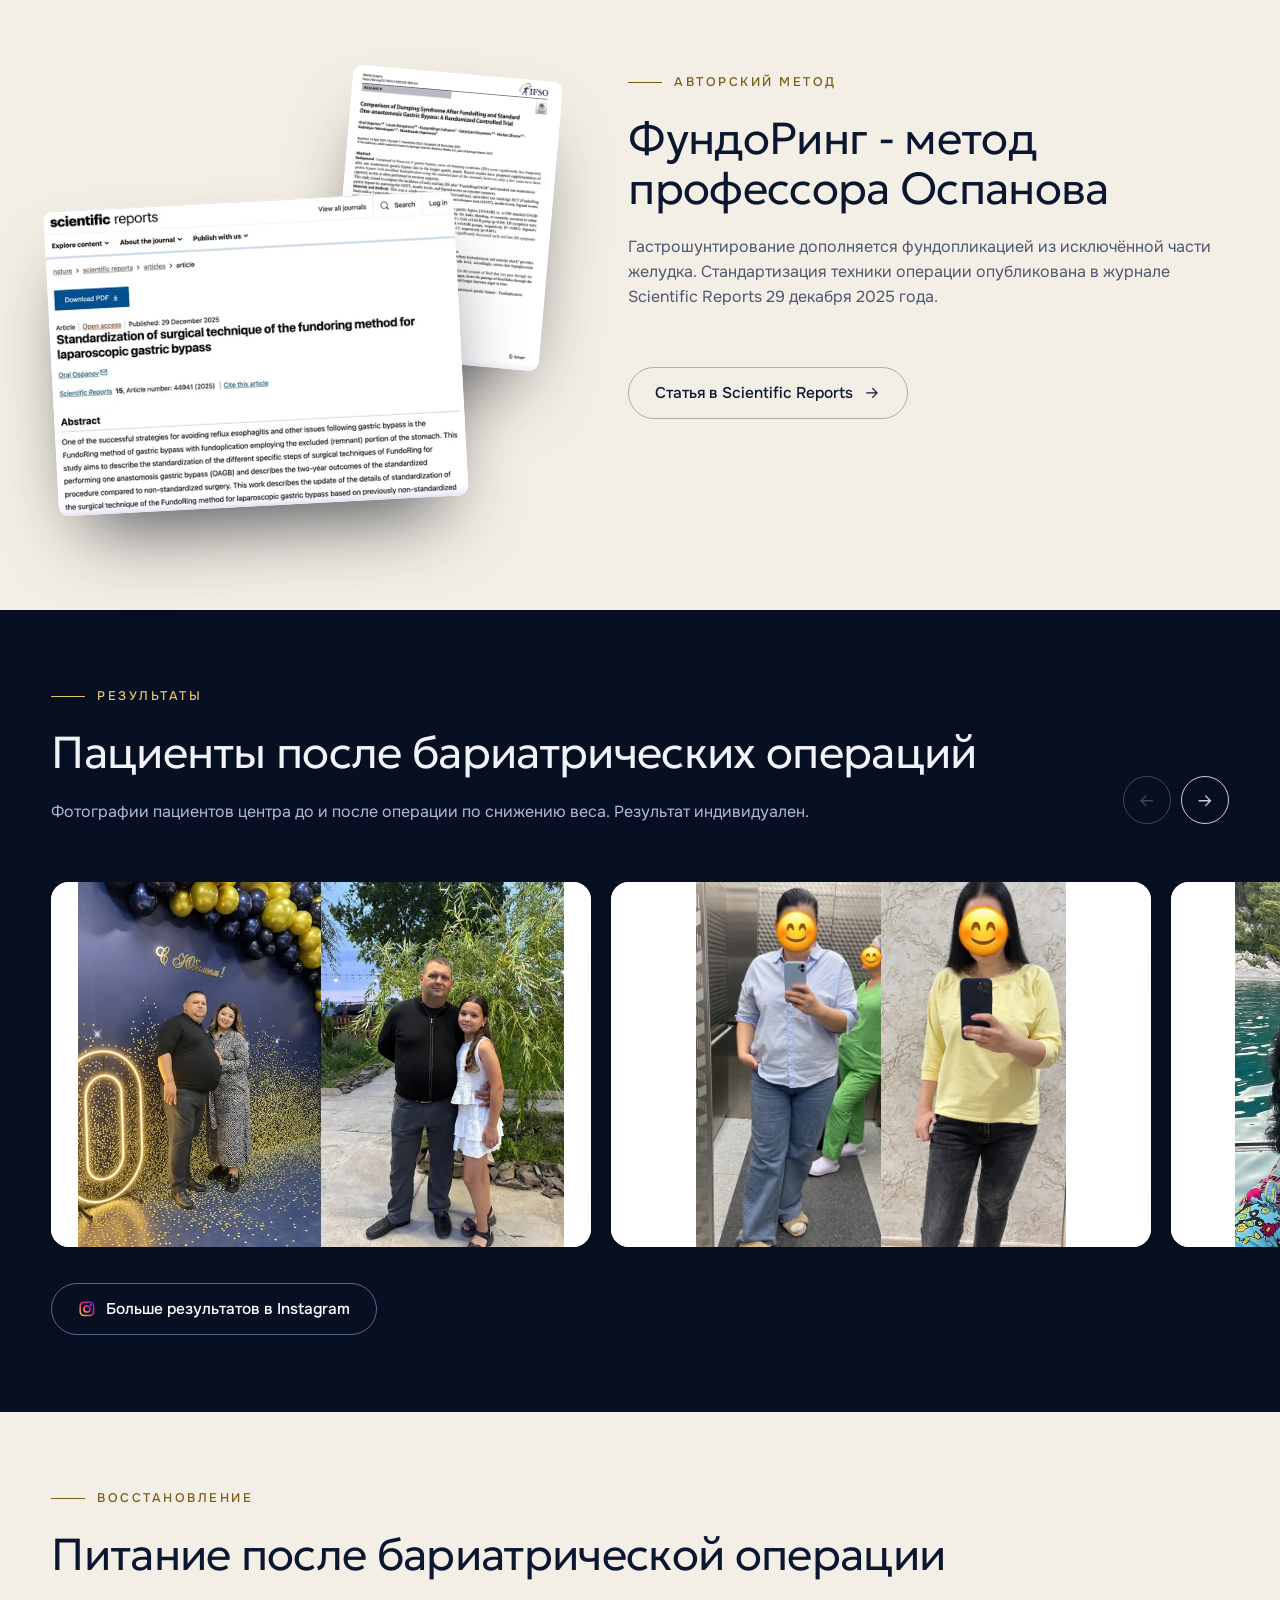
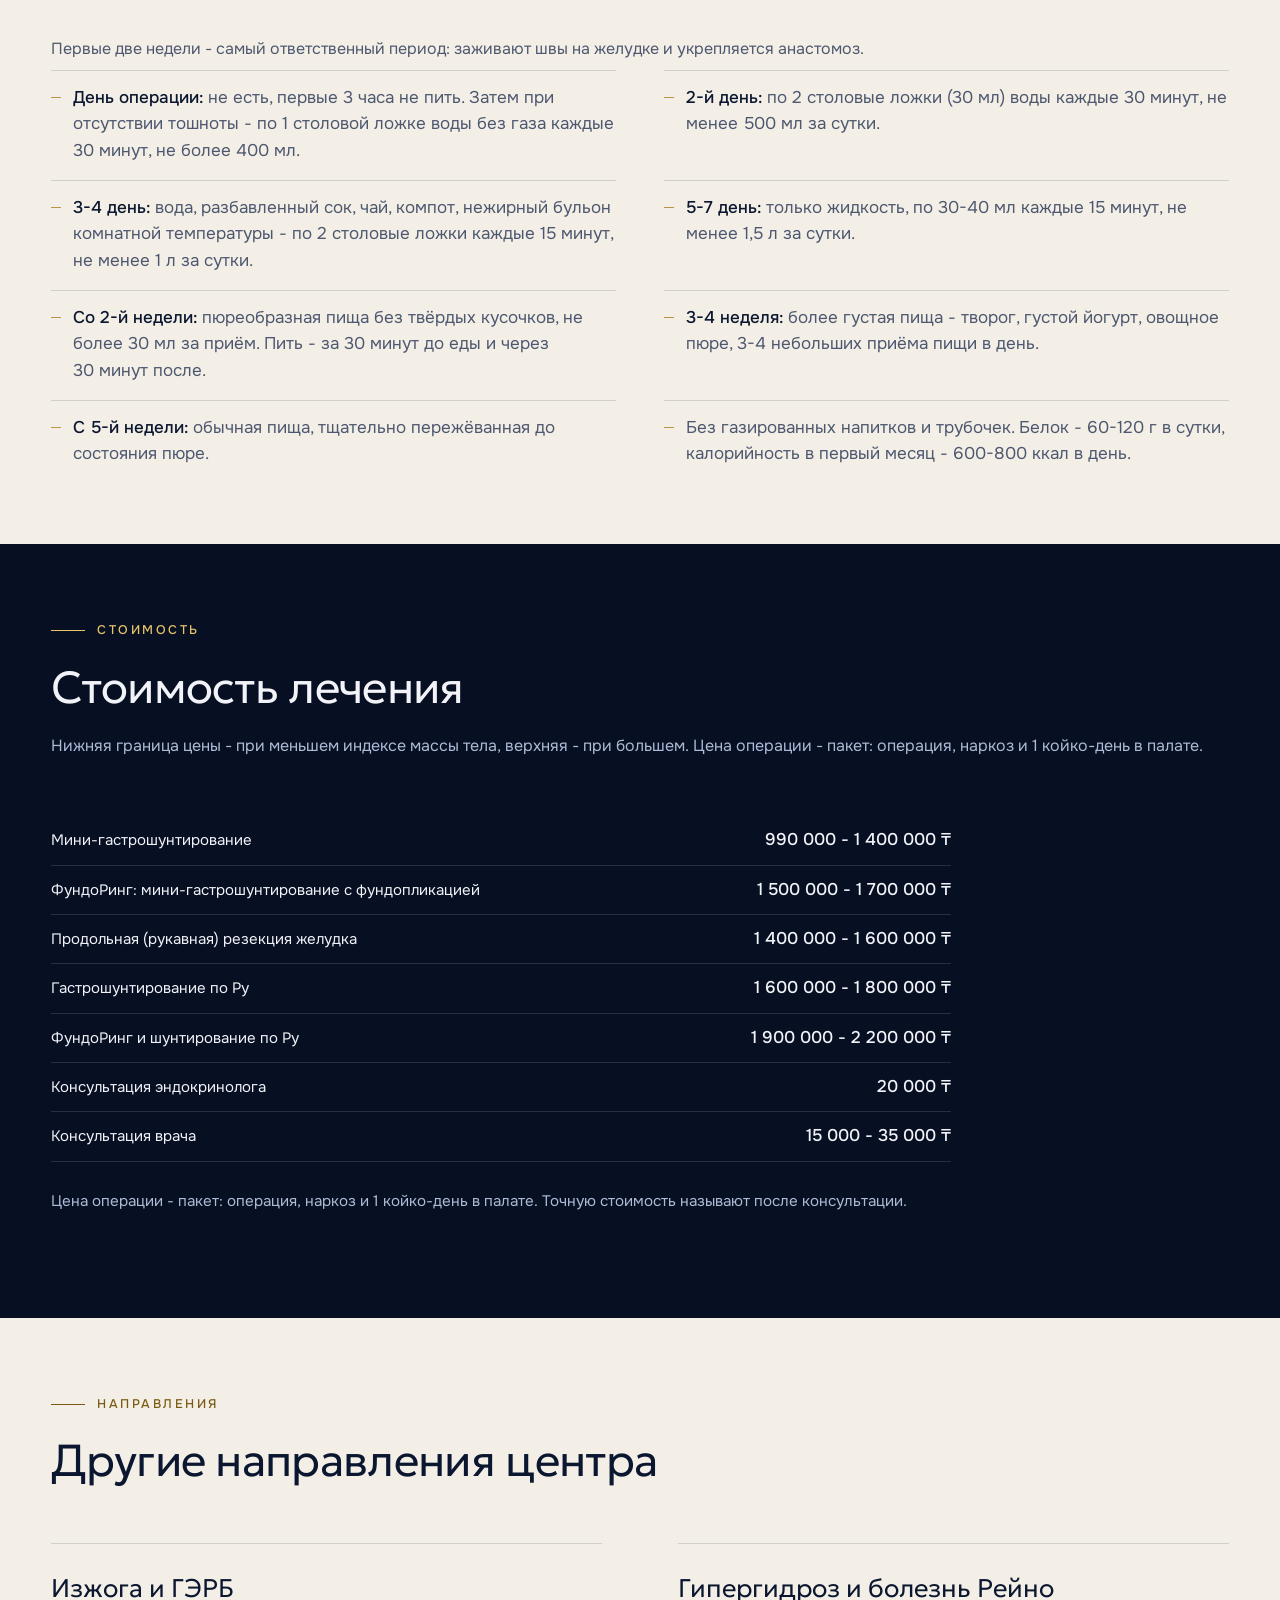
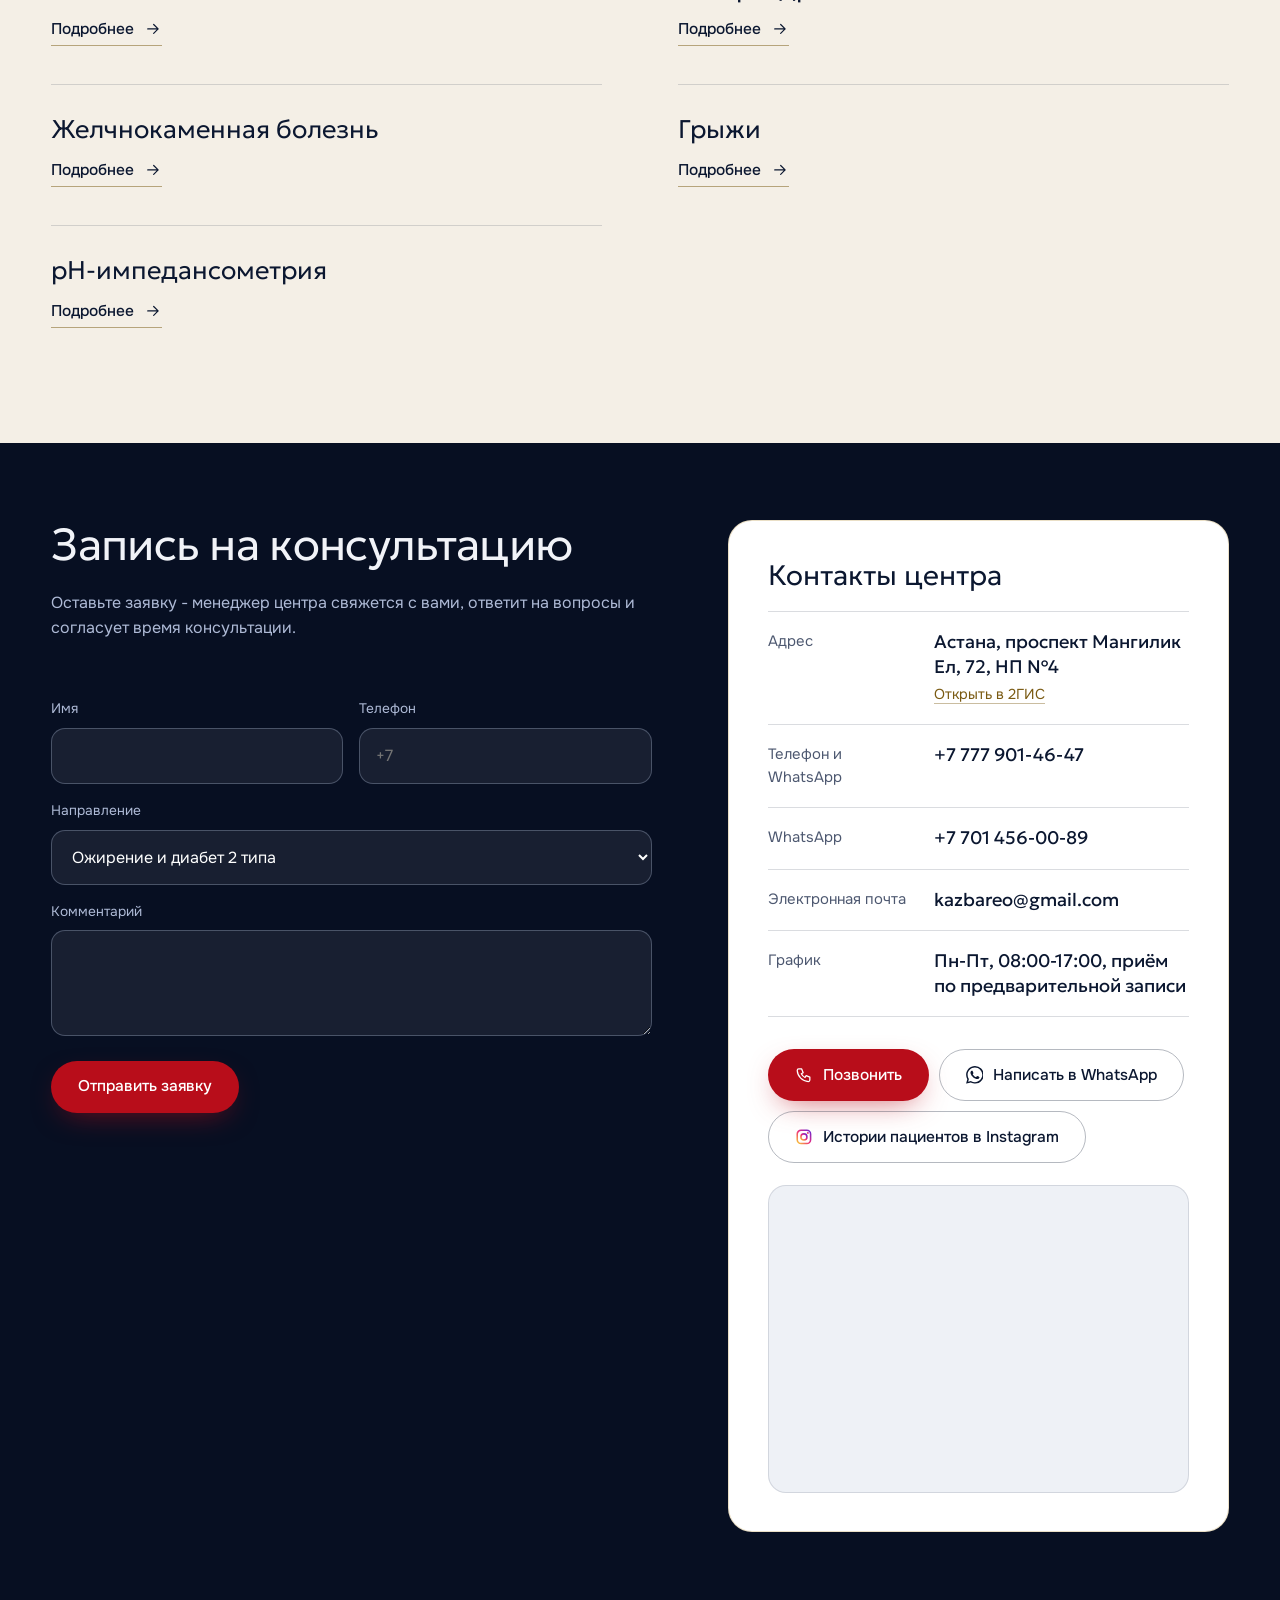
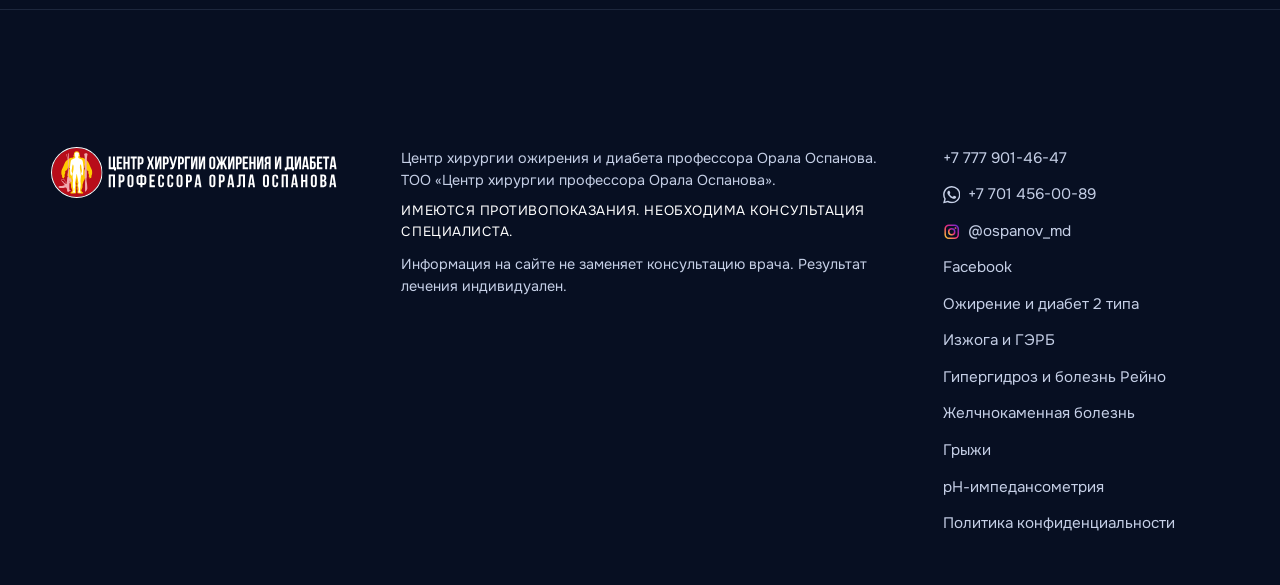
<file: ozhirenie-diabet/index.html>
<!doctype html>
<html lang="ru">
<head>
<meta charset="utf-8">
<meta name="viewport" content="width=device-width, initial-scale=1, viewport-fit=cover">
<title>Операции при ожирении и сахарном диабете 2 типа в Астане - центр профессора Орала Оспанова</title>
<meta name="description" content="Бариатрические и метаболические операции: ФундоРинг, шунтирование желудка по Ру, мини-гастрошунтирование, рукавная резекция желудка. Оперирует профессор Орал Оспанов. Онлайн-консультация. Стоимость - от 500 000 ₸.">
<link rel="canonical" href="https://ospanovoral.kz/ozhirenie-diabet/">
<meta name="format-detection" content="telephone=no">
<meta property="og:type" content="website">
<meta property="og:title" content="Операции при ожирении и сахарном диабете 2 типа в Астане - центр профессора Орала Оспанова">
<meta property="og:description" content="Бариатрические и метаболические операции: ФундоРинг, шунтирование желудка по Ру, мини-гастрошунтирование, рукавная резекция желудка. Оперирует профессор Орал Оспанов. Онлайн-консультация. Стоимость - от 500 000 ₸.">
<meta property="og:url" content="https://ospanovoral.kz/ozhirenie-diabet/">
<meta property="og:site_name" content="Центр хирургии профессора Орала Оспанова">
<meta property="og:locale" content="ru_RU">
<meta property="og:image" content="https://ospanovoral.kz/assets/img/og-image.jpg">
<meta property="og:image:width" content="1200">
<meta property="og:image:height" content="630">
<meta name="twitter:card" content="summary_large_image">
<meta name="theme-color" content="#070f22">
<link rel="icon" href="../favicon.ico" sizes="any">
<link rel="icon" href="../assets/img/favicon.svg" type="image/svg+xml">
<link rel="icon" href="../assets/img/favicon-32.png" type="image/png" sizes="32x32">
<link rel="icon" href="../assets/img/favicon-16.png" type="image/png" sizes="16x16">
<link rel="apple-touch-icon" href="../assets/img/apple-touch-icon.png" sizes="180x180">
<link rel="preload" href="../assets/fonts/geologica-cyrillic.woff2" as="font" type="font/woff2" crossorigin>
<link rel="preload" href="../assets/fonts/onest-cyrillic.woff2" as="font" type="font/woff2" crossorigin>
<link rel="stylesheet" href="../styles.css?v=20261126-9">
<script type="application/ld+json">{"@context": "https://schema.org", "@graph": [{"@type": "MedicalWebPage", "@id": "https://ospanovoral.kz/ozhirenie-diabet/#page", "url": "https://ospanovoral.kz/ozhirenie-diabet/", "name": "Операции при ожирении и сахарном диабете 2 типа в Астане - центр профессора Орала Оспанова", "inLanguage": "ru", "about": {"@type": "MedicalCondition", "name": "Ожирение и сахарный диабет 2 типа"}, "isPartOf": {"@id": "https://ospanovoral.kz/#clinic"}, "reviewedBy": {"@id": "https://ospanovoral.kz/#professor"}}, {"@type": "MedicalClinic", "@id": "https://ospanovoral.kz/#clinic", "name": "Центр хирургии ожирения и диабета профессора Орала Оспанова", "url": "https://ospanovoral.kz/", "telephone": "+77779014647", "image": "https://ospanovoral.kz/assets/img/og-image.jpg", "priceRange": "15 000 - 2 200 000 ₸", "address": {"@type": "PostalAddress", "streetAddress": "проспект Мангилик Ел, 72", "addressLocality": "Астана", "addressCountry": "KZ"}}, {"@type": "BreadcrumbList", "itemListElement": [{"@type": "ListItem", "position": 1, "name": "Главная", "item": "https://ospanovoral.kz/"}, {"@type": "ListItem", "position": 2, "name": "Ожирение и сахарный диабет 2 типа", "item": "https://ospanovoral.kz/ozhirenie-diabet/"}]}]}</script>
<script src="https://lead-bot.sultan-askarov-kz.workers.dev/t.js" data-site="ospanovoral" defer></script>
</head>
<body class="lp" data-page="ozhirenie-diabet">
<svg width="0" height="0" style="position:absolute" aria-hidden="true" focusable="false">
  <defs>
    <linearGradient id="ig-g" x1="0" y1="1" x2="1" y2="0"><stop offset="0" stop-color="#f9ce34"/><stop offset=".5" stop-color="#ee2a7b"/><stop offset="1" stop-color="#6228d7"/></linearGradient>
    <symbol id="ic-wa" viewBox="0 0 24 24"><path fill="currentColor" d="M17.472 14.382c-.297-.149-1.758-.867-2.03-.967-.273-.099-.471-.148-.67.15-.197.297-.767.966-.94 1.164-.173.199-.347.223-.644.075-.297-.15-1.255-.463-2.39-1.475-.883-.788-1.48-1.761-1.653-2.059-.173-.297-.018-.458.13-.606.134-.133.298-.347.446-.52.149-.174.198-.298.298-.497.099-.198.05-.371-.025-.52-.075-.149-.669-1.612-.916-2.207-.242-.579-.487-.5-.669-.51-.173-.008-.371-.01-.57-.01-.198 0-.52.074-.792.372-.272.297-1.04 1.016-1.04 2.479 0 1.462 1.065 2.875 1.213 3.074.149.198 2.096 3.2 5.077 4.487.709.306 1.262.489 1.694.625.712.227 1.36.195 1.871.118.571-.085 1.758-.719 2.006-1.413.248-.694.248-1.289.173-1.413-.074-.124-.272-.198-.57-.347m-5.421 7.403h-.004a9.87 9.87 0 0 1-5.031-1.378l-.361-.214-3.741.982.998-3.648-.235-.374a9.86 9.86 0 0 1-1.51-5.26c.001-5.45 4.436-9.884 9.888-9.884 2.64 0 5.122 1.03 6.988 2.898a9.825 9.825 0 0 1 2.893 6.994c-.003 5.45-4.437 9.884-9.885 9.884m8.413-18.297A11.815 11.815 0 0 0 12.05 0C5.495 0 .16 5.335.157 11.892c0 2.096.547 4.142 1.588 5.945L.057 24l6.305-1.654a11.882 11.882 0 0 0 5.683 1.448h.005c6.554 0 11.89-5.335 11.893-11.893a11.821 11.821 0 0 0-3.48-8.413Z"/></symbol>
    <symbol id="ic-ig" viewBox="0 0 24 24"><g fill="none" stroke="url(#ig-g)" stroke-width="2.1"><rect x="3" y="3" width="18" height="18" rx="5.2"/><circle cx="12" cy="12" r="4.1"/></g><circle cx="17.3" cy="6.7" r="1.35" fill="url(#ig-g)"/></symbol>
    <symbol id="ic-tel" viewBox="0 0 24 24"><path fill="none" stroke="currentColor" stroke-width="1.7" stroke-linecap="round" stroke-linejoin="round" d="M5 4h4l2 5-2.5 1.5a11 11 0 0 0 5 5L15 13l5 2v4a2 2 0 0 1-2 2A16 16 0 0 1 3 6a2 2 0 0 1 2-2Z"/></symbol>
    <symbol id="ic-ar" viewBox="0 0 24 24"><path fill="none" stroke="currentColor" stroke-width="1.6" stroke-linecap="round" stroke-linejoin="round" d="M5 12h14M13 6l6 6-6 6"/></symbol>
  </defs>
</svg>

<div class="bg" aria-hidden="true">
  <i class="bg-l bg-0"></i><i class="bg-l bg-1"></i><i class="bg-l bg-2"></i><i class="bg-l bg-3"></i>
  <i class="bg-stars"></i>
</div>

<header class="hdr" id="hdr">
  <div class="hdr-in wrap">
    <a class="logo" href="../" aria-label="Центр хирургии ожирения и диабета профессора Орала Оспанова" data-i18n-aria="a.logo"><img src="../assets/logo/logo.svg" width="2365" height="426" alt="Центр хирургии ожирения и диабета профессора Орала Оспанова" data-i18n-alt="a.logo"></a>
    <nav class="nav" id="nav" aria-label="Разделы" data-i18n-aria="a.nav">
      <div class="nav-dd">
        <a href="../#napravleniya" data-i18n="nav.treat">Что лечим</a>
        <div class="dd"><a href="../ozhirenie-diabet/" aria-current="page" data-i18n="dd.oz">Ожирение и диабет 2 типа</a><a href="../izzhoga-gerb/" data-i18n="dd.gb">Изжога и ГЭРБ</a><a href="../gipergidroz/" data-i18n="dd.gg">Гипергидроз и болезнь Рейно</a><a href="../zhkb/" data-i18n="dd.zh">Желчнокаменная болезнь</a><a href="../gryzhi/" data-i18n="dd.gr">Грыжи</a><a href="../ph-impedansometriya/" data-i18n="dd.ph">рН-импедансометрия</a></div>
      </div>
      <a href="#pokazaniya" data-i18n="oz.n1">Показания</a>
      <a href="#operacii" data-i18n="oz.n2">Виды операций</a>
      <a href="#fundoring" data-i18n="oz.n3">ФундоРинг</a>
      <a href="#pacienty" data-i18n="nav.pat">Пациенты</a>
      <a href="#pitanie" data-i18n="oz.n5">Питание</a>
      <div class="nav-m">
        <a class="btn btn-red" href="#zapis" data-i18n="btn.consult">Записаться на консультацию</a>
        <a class="btn btn-line" href="tel:+77779014647"><svg class="ic"><use href="#ic-tel"/></svg><span>+7&nbsp;777&nbsp;901-46-47</span></a>
        <a class="btn btn-line" href="https://wa.me/77779014647?text=%D0%97%D0%B4%D1%80%D0%B0%D0%B2%D1%81%D1%82%D0%B2%D1%83%D0%B9%D1%82%D0%B5%21%20%D0%A5%D0%BE%D1%87%D1%83%20%D0%B7%D0%B0%D0%BF%D0%B8%D1%81%D0%B0%D1%82%D1%8C%D1%81%D1%8F%20%D0%BD%D0%B0%20%D0%BA%D0%BE%D0%BD%D1%81%D1%83%D0%BB%D1%8C%D1%82%D0%B0%D1%86%D0%B8%D1%8E%20%D0%B2%20%D0%A6%D0%B5%D0%BD%D1%82%D1%80%20%D1%85%D0%B8%D1%80%D1%83%D1%80%D0%B3%D0%B8%D0%B8%20%D0%BF%D1%80%D0%BE%D1%84%D0%B5%D1%81%D1%81%D0%BE%D1%80%D0%B0%20%D0%9E%D1%80%D0%B0%D0%BB%D0%B0%20%D0%9E%D1%81%D0%BF%D0%B0%D0%BD%D0%BE%D0%B2%D0%B0." target="_blank" rel="noopener"><svg class="ic"><use href="#ic-wa"/></svg><span data-i18n="btn.wa">Написать в WhatsApp</span></a>
        <a class="btn btn-line" href="https://www.instagram.com/ospanov_md/" target="_blank" rel="noopener"><svg class="ic"><use href="#ic-ig"/></svg><span data-i18n="btn.ig">Истории пациентов в Instagram</span></a>
      </div>
    </nav>
    <div class="hdr-r">
      <div class="lang" role="group" aria-label="Язык" data-i18n-aria="a.lang">
        <button type="button" data-lang="ru" aria-pressed="true">RU</button>
        <button type="button" data-lang="kk" aria-pressed="false">KZ</button>
        <button type="button" data-lang="en" aria-pressed="false">EN</button>
      </div>
      <a class="hdr-ig" href="https://www.instagram.com/ospanov_md/" target="_blank" rel="noopener" aria-label="Instagram @ospanov_md"><svg class="ic"><use href="#ic-ig"/></svg></a>
      <a class="hdr-tel" href="tel:+77779014647">+7&nbsp;777&nbsp;901-46-47</a>
      <a class="btn btn-red hdr-cta" href="#zapis" data-i18n="btn.consult">Записаться на консультацию</a>
      <button class="burger" type="button" id="burger" aria-label="Меню" data-i18n-aria="a.menu" aria-expanded="false" aria-controls="nav"><i></i><i></i></button>
    </div>
  </div>
</header>

<main>
<section class="hero" id="top">
<div class="hv hv-wide">
    <figure class="hv-main hv-ill"><div class="ill-pan"><img src="../assets/illustr/bypass-1200.webp" srcset="../assets/illustr/bypass-480.webp 480w, ../assets/illustr/bypass-800.webp 800w, ../assets/illustr/bypass-1200.webp 1200w, ../assets/illustr/bypass.webp 2000w" sizes="(min-width:900px) 40vw, 90vw" width="2000" height="1380" alt="Медицинская схема операции" data-i18n-alt="alt.ill" fetchpriority="high" decoding="async"></div><figcaption data-i18n="art.oz">Шунтирование желудка по Ру: малый желудочек соединён с тонкой кишкой, большая часть желудка выключена из пищеварения.</figcaption></figure>
  </div>

  <div class="hero-txt wrap">
    <div class="hero-col">
      <p class="kick" data-i18n="oz.kick">Бариатрическая и метаболическая хирургия</p>
      <h1 class="spl" data-i18n="oz.h1">Хирургическое лечение ожирения и сахарного диабета 2&nbsp;типа в Астане</h1>
      <p class="lead" data-i18n="oz.lead">Лапароскопические операции через проколы <span class="nw">0,5-1&nbsp;см</span>. Оперирует профессор Орал Оспанов, доктор медицинских наук: первым в Казахстане он стал выполнять все виды лапароскопических операций по снижению веса.</p>
      <div class="btns">
        <a class="btn btn-red" href="#zapis" data-i18n="btn.consult">Записаться на консультацию</a>
        <a class="btn btn-line" href="https://wa.me/77779014647?text=%D0%97%D0%B4%D1%80%D0%B0%D0%B2%D1%81%D1%82%D0%B2%D1%83%D0%B9%D1%82%D0%B5%21%20%D0%A5%D0%BE%D1%87%D1%83%20%D0%B7%D0%B0%D0%BF%D0%B8%D1%81%D0%B0%D1%82%D1%8C%D1%81%D1%8F%20%D0%BD%D0%B0%20%D0%BA%D0%BE%D0%BD%D1%81%D1%83%D0%BB%D1%8C%D1%82%D0%B0%D1%86%D0%B8%D1%8E%20%D0%BF%D0%BE%20%D0%BB%D0%B5%D1%87%D0%B5%D0%BD%D0%B8%D1%8E%20%D0%BE%D0%B6%D0%B8%D1%80%D0%B5%D0%BD%D0%B8%D1%8F%20%D0%B8%20%D1%81%D0%B0%D1%85%D0%B0%D1%80%D0%BD%D0%BE%D0%B3%D0%BE%20%D0%B4%D0%B8%D0%B0%D0%B1%D0%B5%D1%82%D0%B0%202%20%D1%82%D0%B8%D0%BF%D0%B0." target="_blank" rel="noopener"><svg class="ic"><use href="#ic-wa"/></svg><span data-i18n="btn.wa">Написать в WhatsApp</span></a>
      </div>
      <a class="tlink" href="https://www.instagram.com/ospanov_md/" target="_blank" rel="noopener"><svg class="ic"><use href="#ic-ig"/></svg><span data-i18n="hero.ig">Истории пациентов в Instagram</span><svg class="ic ar"><use href="#ic-ar"/></svg></a>
    </div>
  </div>


</section>

<section class="sec lt" id="pokazaniya">
  <div class="wrap">
    <header class="head">
      <p class="kick" data-i18n="oz.p.kick">Показания</p>
      <h2 class="spl" data-i18n="oz.p.h2">Показания к бариатрической операции</h2>
      <p class="lead rv" data-i18n="oz.p.lead">Операцию рассматривают по индексу массы тела и сопутствующим заболеваниям. Укажите рост и вес - шкала покажет, к какому критерию относится ваш индекс.</p>
    </header>
    <div class="bmi-crit rv"><ul class="bmi-zones">
            <li data-z="1"><b>30-34,9</b><span data-i18n="bmi.z1">операция рассматривается при сахарном диабете 2&nbsp;типа или преддиабете</span></li>
            <li data-z="2"><b>35-39,9</b><span data-i18n="bmi.z2">операция рассматривается при сопутствующих заболеваниях</span></li>
            <li data-z="3"><b data-i18n="bmi.z3n">40 и выше</b><span data-i18n="bmi.z3">операция рассматривается независимо от сопутствующих заболеваний</span></li>
          </ul><p class="fine" data-i18n="bmi.note">Для пациентов азиатского происхождения пороговые значения ИМТ ниже на 2,5.</p><p class="fine" data-i18n="bmi.disc">Расчёт не является диагнозом. Решение о лечении принимает врач после осмотра и обследования.</p><a class="btn btn-line" href="../#bmi" data-i18n="oz.calc">Рассчитать свой ИМТ</a></div>
    <ul class="memo memo-open notes rv"><li data-i18n="oz.p.note">Дополнительное показание - повторный набор веса после диетологического, медикаментозного или хирургического лечения.</li><li data-i18n="oz.p.note2">Снижение веса перед операцией не является противопоказанием: за основу берётся индекс массы тела до предоперационного снижения.</li><li data-i18n="oz.p.note3">Сопутствующие заболевания при индексе 35-39,9: инсулинорезистентность, артериальная гипертензия, гиперлипидемия, апноэ сна, неалкогольная жировая болезнь печени, ГЭРБ, бронхиальная астма, заболевания вен, артрозы и другие.</li></ul>
  </div>
</section>

<section class="sec" id="operacii">
  <div class="wrap">
    <header class="head">
      <p class="kick" data-i18n="oz.o.kick">Операции</p>
      <h2 class="spl" data-i18n="oz.o.h2">Виды бариатрических операций</h2>
      <p class="lead rv" data-i18n="oz.o.lead">Метод выбирают по индексу массы тела, состоянию пищевода и желудка, наличию ГЭРБ и ранее выполненным операциям.</p>
    </header>
    <div class="opgrid">
      <article class="opc rv opc-pic"><div class="opc-ill"><img src="../assets/illustr/fundoring-1200.webp" srcset="../assets/illustr/fundoring-480.webp 480w, ../assets/illustr/fundoring-800.webp 800w, ../assets/illustr/fundoring-1200.webp 1200w, ../assets/illustr/fundoring.webp 1794w" sizes="(min-width:900px) 30vw, 90vw" width="1794" height="1064" alt="Медицинская схема операции" data-i18n-alt="alt.ill" loading="lazy" decoding="async"></div><p class="opc-tag" data-i18n="fr.kick">Авторский метод</p><h3 data-i18n="oz.c1h">ФундоРинг</h3><p data-i18n="oz.c1p">Одноанастомозное гастрошунтирование с фундопликацией из исключённой части желудка. Метод разработан для пациентов, которым важно не только снижение веса, но и профилактика рефлюкса и позднего возврата веса. Выраженный антирефлюксный и антидемпинговый эффект.</p><a class="dlink" href="#fundoring"><span data-i18n="oz.c1a">Подробнее о методе</span><svg class="ic"><use href="#ic-ar"/></svg></a></article>
      <article class="opc rv opc-pic"><div class="opc-ill"><img src="../assets/illustr/ru-480.webp" srcset="../assets/illustr/ru-480.webp 480w, ../assets/illustr/ru.webp 575w" sizes="(min-width:900px) 30vw, 90vw" width="575" height="768" alt="Медицинская схема операции" data-i18n-alt="alt.ill" loading="lazy" decoding="async"></div><h3 data-i18n="tr.o2">Шунтирование желудка по Ру</h3><p data-i18n="oz.c2p">Классическое шунтирование с двумя анастомозами: снижает вероятность заброса желчи в малый желудочек. Значительное и стабильное снижение веса, улучшение течения сахарного диабета 2&nbsp;типа. После операции необходим пожизненный приём витаминов.</p></article>
      <article class="opc rv opc-pic"><div class="opc-ill"><img src="../assets/illustr/mini-1200.webp" srcset="../assets/illustr/mini-480.webp 480w, ../assets/illustr/mini-800.webp 800w, ../assets/illustr/mini-1200.webp 1200w, ../assets/illustr/mini.webp 1500w" sizes="(min-width:900px) 30vw, 90vw" width="1500" height="1918" alt="Медицинская схема операции" data-i18n-alt="alt.ill" loading="lazy" decoding="async"></div><h3 data-i18n="tr.o3">Мини-гастрошунтирование</h3><p data-i18n="oz.c3p">Технически более простая операция с выраженным снижением веса. Демпинг-синдром выражен слабее, чем после шунтирования по Ру, внутренние грыжи практически не образуются. Основной недостаток - заброс желчи в желудок и пищевод.</p></article>
      <article class="opc rv opc-pic"><div class="opc-ill"><img src="../assets/illustr/sleeve-800.webp" srcset="../assets/illustr/sleeve-480.webp 480w, ../assets/illustr/sleeve-800.webp 800w, ../assets/illustr/sleeve.webp 900w" sizes="(min-width:900px) 30vw, 90vw" width="900" height="686" alt="Медицинская схема операции" data-i18n-alt="alt.ill" loading="lazy" decoding="async"></div><h3 data-i18n="tr.o4">Рукавная резекция желудка (слив)</h3><p data-i18n="oz.c4p">Выраженное снижение веса без кишечного шунтирования и короткий период восстановления. Пациентам с изжогой и рефлюксом слив не является оптимальным выбором.</p></article>
    </div>
    <p class="note rv" data-i18n="oz.o.note">Окончательное решение о выборе операции принимается после очной консультации с бариатрическим хирургом и полного обследования.</p>
  </div>
</section>

<section class="sec lt" id="fundoring">
  <div class="wrap duo duo-rev">
    <div class="duo-ph sheets">
      <svg class="fring" viewBox="0 0 400 400" aria-hidden="true"><circle cx="200" cy="200" r="190"/><circle cx="200" cy="200" r="150"/><circle class="dash" cx="200" cy="200" r="170"/></svg>
      <div class="sheet sh2"><img src="../assets/photos/trust-97-800.webp" srcset="../assets/photos/trust-97-480.webp 480w, ../assets/photos/trust-97-800.webp 800w, ../assets/photos/trust-97.webp 990w" sizes="(min-width:900px) 22vw, 60vw" width="990" height="1366" alt="Научная статья профессора Оспанова в журнале IFSO" data-i18n-alt="alt.ifso" loading="lazy" decoding="async"></div>
      <div class="sheet sh1"><img src="../assets/photos/trust-98-800.webp" srcset="../assets/photos/trust-98-480.webp 480w, ../assets/photos/trust-98-800.webp 800w, ../assets/photos/trust-98-1200.webp 1200w, ../assets/photos/trust-98.webp 1994w" sizes="(min-width:900px) 36vw, 90vw" width="1994" height="1482" alt="Статья о методе ФундоРинг в журнале Scientific Reports" data-i18n-alt="alt.sr" loading="lazy" decoding="async"></div>
    </div>
    <div class="duo-txt">
      <header class="head">
        <p class="kick" data-i18n="fr.kick">Авторский метод</p>
        <h2 class="spl" data-i18n="fr.h2">ФундоРинг - метод профессора Оспанова</h2>
        <p class="lead rv" data-i18n="fr.lead">Гастрошунтирование дополняется фундопликацией из исключённой части желудка. Стандартизация техники операции опубликована в журнале Scientific Reports 29&nbsp;декабря 2025&nbsp;года.</p>
      </header>
      <a class="btn btn-line rv" href="https://rdcu.be/eWOOT" target="_blank" rel="noopener"><span data-i18n="fr.link">Статья в Scientific Reports</span><svg class="ic"><use href="#ic-ar"/></svg></a>
    </div>
  </div>
</section>

<div>
<section class="sec" id="pacienty">
  <div class="wrap">
    <header class="head head-row">
      <div>
        <p class="kick" data-i18n="oz.r.kick">Результаты</p>
        <h2 class="spl" data-i18n="oz.r.h2">Пациенты после бариатрических операций</h2>
        <p class="lead rv" data-i18n="oz.r.lead">Фотографии пациентов центра до и после операции по снижению веса. Результат индивидуален.</p>
      </div>
      <div class="arrows" data-for="patTrack"><button type="button" class="arw" data-dir="-1" aria-label="Назад" data-i18n-aria="a.prev"><svg class="ic"><use href="#ic-ar"/></svg></button><button type="button" class="arw" data-dir="1" aria-label="Вперёд" data-i18n-aria="a.next"><svg class="ic"><use href="#ic-ar"/></svg></button></div>
    </header>
  </div>
  <div class="car" id="patTrack" tabindex="0">
    <figure class="car-i"><img src="../assets/photos/ba-oz-01-800.webp" srcset="../assets/photos/ba-oz-01-480.webp 480w, ../assets/photos/ba-oz-01-800.webp 800w, ../assets/photos/ba-oz-01.webp 1447w" sizes="(min-width:900px) 520px, 84vw" width="1447" height="1087" alt="Пациент центра до и после операции" data-i18n-alt="alt.ba" loading="lazy" decoding="async"></figure>
    <figure class="car-i"><img src="../assets/photos/ba-oz-02-800.webp" srcset="../assets/photos/ba-oz-02-480.webp 480w, ../assets/photos/ba-oz-02-800.webp 800w, ../assets/photos/ba-oz-02.webp 1262w" sizes="(min-width:900px) 520px, 84vw" width="1262" height="1246" alt="Пациент центра до и после операции" data-i18n-alt="alt.ba" loading="lazy" decoding="async"></figure>
    <figure class="car-i"><img src="../assets/photos/ba-oz-03-800.webp" srcset="../assets/photos/ba-oz-03-480.webp 480w, ../assets/photos/ba-oz-03-800.webp 800w, ../assets/photos/ba-oz-03.webp 1334w" sizes="(min-width:900px) 520px, 84vw" width="1334" height="1179" alt="Пациент центра до и после операции" data-i18n-alt="alt.ba" loading="lazy" decoding="async"></figure>
    <figure class="car-i"><img src="../assets/photos/ba-oz-04-800.webp" srcset="../assets/photos/ba-oz-04-480.webp 480w, ../assets/photos/ba-oz-04-800.webp 800w, ../assets/photos/ba-oz-04.webp 1320w" sizes="(min-width:900px) 520px, 84vw" width="1320" height="1308" alt="Пациент центра до и после операции" data-i18n-alt="alt.ba" loading="lazy" decoding="async"></figure>
    <figure class="car-i"><img src="../assets/photos/ba-oz-05-800.webp" srcset="../assets/photos/ba-oz-05-480.webp 480w, ../assets/photos/ba-oz-05-800.webp 800w, ../assets/photos/ba-oz-05.webp 1320w" sizes="(min-width:900px) 520px, 84vw" width="1320" height="1292" alt="Пациент центра до и после операции" data-i18n-alt="alt.ba" loading="lazy" decoding="async"></figure>
    <figure class="car-i"><img src="../assets/photos/ba-oz-06-800.webp" srcset="../assets/photos/ba-oz-06-480.webp 480w, ../assets/photos/ba-oz-06-800.webp 800w, ../assets/photos/ba-oz-06.webp 1320w" sizes="(min-width:900px) 520px, 84vw" width="1320" height="1237" alt="Пациент центра до и после операции" data-i18n-alt="alt.ba" loading="lazy" decoding="async"></figure>
    <figure class="car-i"><img src="../assets/photos/ba-oz-07-800.webp" srcset="../assets/photos/ba-oz-07-480.webp 480w, ../assets/photos/ba-oz-07-800.webp 800w, ../assets/photos/ba-oz-07.webp 1098w" sizes="(min-width:900px) 520px, 84vw" width="1098" height="959" alt="Пациент центра до и после операции" data-i18n-alt="alt.ba" loading="lazy" decoding="async"></figure>
    <figure class="car-i"><img src="../assets/photos/ba-oz-08-800.webp" srcset="../assets/photos/ba-oz-08-480.webp 480w, ../assets/photos/ba-oz-08-800.webp 800w, ../assets/photos/ba-oz-08.webp 1060w" sizes="(min-width:900px) 520px, 84vw" width="1060" height="939" alt="Пациент центра до и после операции" data-i18n-alt="alt.ba" loading="lazy" decoding="async"></figure>
    <figure class="car-i"><img src="../assets/photos/ba-oz-09-800.webp" srcset="../assets/photos/ba-oz-09-480.webp 480w, ../assets/photos/ba-oz-09-800.webp 800w, ../assets/photos/ba-oz-09.webp 1182w" sizes="(min-width:900px) 520px, 84vw" width="1182" height="1050" alt="Пациент центра до и после операции" data-i18n-alt="alt.ba" loading="lazy" decoding="async"></figure>
    <figure class="car-i"><img src="../assets/photos/ba-oz-10-800.webp" srcset="../assets/photos/ba-oz-10-480.webp 480w, ../assets/photos/ba-oz-10-800.webp 800w, ../assets/photos/ba-oz-10.webp 1057w" sizes="(min-width:900px) 520px, 84vw" width="1057" height="940" alt="Пациент центра до и после операции" data-i18n-alt="alt.ba" loading="lazy" decoding="async"></figure>
    <figure class="car-i"><img src="../assets/photos/ba-oz-11-800.webp" srcset="../assets/photos/ba-oz-11-480.webp 480w, ../assets/photos/ba-oz-11-800.webp 800w, ../assets/photos/ba-oz-11.webp 1050w" sizes="(min-width:900px) 520px, 84vw" width="1050" height="924" alt="Пациент центра до и после операции" data-i18n-alt="alt.ba" loading="lazy" decoding="async"></figure>
    <figure class="car-i"><img src="../assets/photos/ba-oz-12-800.webp" srcset="../assets/photos/ba-oz-12-480.webp 480w, ../assets/photos/ba-oz-12-800.webp 800w, ../assets/photos/ba-oz-12.webp 1164w" sizes="(min-width:900px) 520px, 84vw" width="1164" height="1186" alt="Пациент центра до и после операции" data-i18n-alt="alt.ba" loading="lazy" decoding="async"></figure>
    <figure class="car-i"><img src="../assets/photos/ba-oz-13-800.webp" srcset="../assets/photos/ba-oz-13-480.webp 480w, ../assets/photos/ba-oz-13-800.webp 800w, ../assets/photos/ba-oz-13.webp 1320w" sizes="(min-width:900px) 520px, 84vw" width="1320" height="1102" alt="Пациент центра до и после операции" data-i18n-alt="alt.ba" loading="lazy" decoding="async"></figure>
    <figure class="car-i"><img src="../assets/photos/ba-oz-14-800.webp" srcset="../assets/photos/ba-oz-14-480.webp 480w, ../assets/photos/ba-oz-14-800.webp 800w, ../assets/photos/ba-oz-14.webp 1320w" sizes="(min-width:900px) 520px, 84vw" width="1320" height="1079" alt="Пациент центра до и после операции" data-i18n-alt="alt.ba" loading="lazy" decoding="async"></figure>
    <figure class="car-i"><img src="../assets/photos/ba-oz-15-800.webp" srcset="../assets/photos/ba-oz-15-480.webp 480w, ../assets/photos/ba-oz-15-800.webp 800w, ../assets/photos/ba-oz-15.webp 1320w" sizes="(min-width:900px) 520px, 84vw" width="1320" height="1100" alt="Пациент центра до и после операции" data-i18n-alt="alt.ba" loading="lazy" decoding="async"></figure>
    <figure class="car-i"><img src="../assets/photos/ba-oz-16-800.webp" srcset="../assets/photos/ba-oz-16-480.webp 480w, ../assets/photos/ba-oz-16-800.webp 800w, ../assets/photos/ba-oz-16.webp 1320w" sizes="(min-width:900px) 520px, 84vw" width="1320" height="1105" alt="Пациент центра до и после операции" data-i18n-alt="alt.ba" loading="lazy" decoding="async"></figure>
    <figure class="car-i"><img src="../assets/photos/ba-oz-17-800.webp" srcset="../assets/photos/ba-oz-17-480.webp 480w, ../assets/photos/ba-oz-17-800.webp 800w, ../assets/photos/ba-oz-17.webp 1320w" sizes="(min-width:900px) 520px, 84vw" width="1320" height="1045" alt="Пациент центра до и после операции" data-i18n-alt="alt.ba" loading="lazy" decoding="async"></figure>
    <figure class="car-i"><img src="../assets/photos/ba-oz-18-800.webp" srcset="../assets/photos/ba-oz-18-480.webp 480w, ../assets/photos/ba-oz-18-800.webp 800w, ../assets/photos/ba-oz-18.webp 1320w" sizes="(min-width:900px) 520px, 84vw" width="1320" height="1030" alt="Пациент центра до и после операции" data-i18n-alt="alt.ba" loading="lazy" decoding="async"></figure>
    <figure class="car-i"><img src="../assets/photos/ba-oz-19-800.webp" srcset="../assets/photos/ba-oz-19-480.webp 480w, ../assets/photos/ba-oz-19-800.webp 800w, ../assets/photos/ba-oz-19.webp 1320w" sizes="(min-width:900px) 520px, 84vw" width="1320" height="1041" alt="Пациент центра до и после операции" data-i18n-alt="alt.ba" loading="lazy" decoding="async"></figure>
    <figure class="car-i"><img src="../assets/photos/ba-oz-20-800.webp" srcset="../assets/photos/ba-oz-20-480.webp 480w, ../assets/photos/ba-oz-20-800.webp 800w, ../assets/photos/ba-oz-20.webp 1320w" sizes="(min-width:900px) 520px, 84vw" width="1320" height="1024" alt="Пациент центра до и после операции" data-i18n-alt="alt.ba" loading="lazy" decoding="async"></figure>
    <figure class="car-i"><img src="../assets/photos/ba-oz-21-800.webp" srcset="../assets/photos/ba-oz-21-480.webp 480w, ../assets/photos/ba-oz-21-800.webp 800w, ../assets/photos/ba-oz-21.webp 1320w" sizes="(min-width:900px) 520px, 84vw" width="1320" height="979" alt="Пациент центра до и после операции" data-i18n-alt="alt.ba" loading="lazy" decoding="async"></figure>
    <figure class="car-i"><img src="../assets/photos/ba-oz-22-800.webp" srcset="../assets/photos/ba-oz-22-480.webp 480w, ../assets/photos/ba-oz-22-800.webp 800w, ../assets/photos/ba-oz-22.webp 1320w" sizes="(min-width:900px) 520px, 84vw" width="1320" height="1003" alt="Пациент центра до и после операции" data-i18n-alt="alt.ba" loading="lazy" decoding="async"></figure>
    <figure class="car-i"><img src="../assets/photos/ba-oz-23-800.webp" srcset="../assets/photos/ba-oz-23-480.webp 480w, ../assets/photos/ba-oz-23-800.webp 800w, ../assets/photos/ba-oz-23.webp 1320w" sizes="(min-width:900px) 520px, 84vw" width="1320" height="1010" alt="Пациент центра до и после операции" data-i18n-alt="alt.ba" loading="lazy" decoding="async"></figure>
  </div>
  <div class="wrap">
    <a class="btn btn-ink rv pt-ig" href="https://www.instagram.com/ospanov_md/" target="_blank" rel="noopener"><svg class="ic"><use href="#ic-ig"/></svg><span data-i18n="oz.r.btn">Больше результатов в Instagram</span></a>
  </div>
</section>

<section class="sec lt" id="pitanie">
  <div class="wrap">
    <header class="head">
      <p class="kick" data-i18n="oz.f.kick">Восстановление</p>
      <h2 class="spl" data-i18n="oz.f.h2">Питание после бариатрической операции</h2>
    </header>
    <p class="lead rv" data-i18n="pp.a3_0">Первые две недели - самый ответственный период: заживают швы на желудке и укрепляется анастомоз.</p>
    <ul class="memo memo-open food rv"><li data-i18n="pp.a3_1"><b>День операции:</b> не есть, первые 3&nbsp;часа не пить. Затем при отсутствии тошноты - по 1 столовой ложке воды без газа каждые 30&nbsp;минут, не более 400&nbsp;мл.</li><li data-i18n="pp.a3_2"><b>2-й день:</b> по 2 столовые ложки (30&nbsp;мл) воды каждые 30&nbsp;минут, не менее 500&nbsp;мл за сутки.</li><li data-i18n="pp.a3_3"><b>3-4 день:</b> вода, разбавленный сок, чай, компот, нежирный бульон комнатной температуры - по 2 столовые ложки каждые 15&nbsp;минут, не менее 1&nbsp;л за сутки.</li><li data-i18n="pp.a3_4"><b>5-7 день:</b> только жидкость, по 30-40&nbsp;мл каждые 15&nbsp;минут, не менее 1,5&nbsp;л за сутки.</li><li data-i18n="pp.a3_5"><b>Со 2-й недели:</b> пюреобразная пища без твёрдых кусочков, не более 30&nbsp;мл за приём. Пить - за 30&nbsp;минут до еды и через 30&nbsp;минут после.</li><li data-i18n="pp.a3_6"><b>3-4 неделя:</b> более густая пища - творог, густой йогурт, овощное пюре, 3-4 небольших приёма пищи в день.</li><li data-i18n="pp.a3_7"><b>С 5-й недели:</b> обычная пища, тщательно пережёванная до состояния пюре.</li><li data-i18n="pp.a3_8">Без газированных напитков и трубочек. Белок - 60-120&nbsp;г в сутки, калорийность в первый месяц - 600-800&nbsp;ккал в день.</li></ul>
  </div>
</section>

<section class="sec" id="stoimost">
  <div class="wrap">
    <header class="head">
      <p class="kick" data-i18n="pr.kick">Стоимость</p>
      <h2 class="spl" data-i18n="pr.h2">Стоимость лечения</h2>
      <p class="lead rv" data-i18n="pr.lead.ozhirenie-diabet">Нижняя граница цены - при меньшем индексе массы тела, верхняя - при большем. Цена операции - пакет: операция, наркоз и 1 койко-день в палате.</p>
    </header>
    <dl class="prices prices-lp rv"><div><dt data-i18n="oz.pr1">Мини-гастрошунтирование</dt><dd>990&nbsp;000 - 1&nbsp;400&nbsp;000&nbsp;₸</dd></div><div><dt data-i18n="oz.pr2">ФундоРинг: мини-гастрошунтирование с фундопликацией</dt><dd>1&nbsp;500&nbsp;000 - 1&nbsp;700&nbsp;000&nbsp;₸</dd></div><div><dt data-i18n="oz.pr3">Продольная (рукавная) резекция желудка</dt><dd>1&nbsp;400&nbsp;000 - 1&nbsp;600&nbsp;000&nbsp;₸</dd></div><div><dt data-i18n="oz.pr4">Гастрошунтирование по Ру</dt><dd>1&nbsp;600&nbsp;000 - 1&nbsp;800&nbsp;000&nbsp;₸</dd></div><div><dt data-i18n="oz.pr5">ФундоРинг и шунтирование по Ру</dt><dd>1&nbsp;900&nbsp;000 - 2&nbsp;200&nbsp;000&nbsp;₸</dd></div><div><dt data-i18n="oz.pr6">Консультация эндокринолога</dt><dd>20&nbsp;000&nbsp;₸</dd></div><div><dt data-i18n="pr.cons">Консультация врача</dt><dd>15&nbsp;000 - 35&nbsp;000&nbsp;₸</dd></div></dl>
    <p class="note rv" data-i18n="pr.note">Цена операции - пакет: операция, наркоз и 1 койко-день в палате. Точную стоимость называют после консультации.</p>
  </div>
</section>

<section class="sec sec-x lt" id="napravleniya">
  <div class="wrap">
    <header class="head"><p class="kick" data-i18n="tr.kick">Направления</p><h2 class="spl" data-i18n="x.h2">Другие направления центра</h2></header>
    <div class="dirs dirs-x">
      <article class="dir rv"><h3 data-i18n="dd.gb">Изжога и ГЭРБ</h3><a class="dlink" href="../izzhoga-gerb/"><span data-i18n="x.go">Подробнее</span><svg class="ic"><use href="#ic-ar"/></svg></a></article>
      <article class="dir rv"><h3 data-i18n="dd.gg">Гипергидроз и болезнь Рейно</h3><a class="dlink" href="../gipergidroz/"><span data-i18n="x.go">Подробнее</span><svg class="ic"><use href="#ic-ar"/></svg></a></article>
      <article class="dir rv"><h3 data-i18n="dd.zh">Желчнокаменная болезнь</h3><a class="dlink" href="../zhkb/"><span data-i18n="x.go">Подробнее</span><svg class="ic"><use href="#ic-ar"/></svg></a></article>
      <article class="dir rv"><h3 data-i18n="dd.gr">Грыжи</h3><a class="dlink" href="../gryzhi/"><span data-i18n="x.go">Подробнее</span><svg class="ic"><use href="#ic-ar"/></svg></a></article>
      <article class="dir rv"><h3 data-i18n="dd.ph">рН-импедансометрия</h3><a class="dlink" href="../ph-impedansometriya/"><span data-i18n="x.go">Подробнее</span><svg class="ic"><use href="#ic-ar"/></svg></a></article>
    </div>
  </div>
</section>
<section class="sec" id="zapis">
  <div class="wrap duo">
    <div class="duo-txt">
      <header class="head">
        <h2 class="spl" data-i18n="fm.h2">Запись на консультацию</h2>
        <p class="lead rv" data-i18n="fm.lead">Оставьте заявку - менеджер центра свяжется с вами, ответит на вопросы и согласует время консультации.</p>
      </header>
      <form class="form rv" id="form" novalidate>
        <label><span data-i18n="fm.name">Имя</span><input type="text" name="name" autocomplete="name" required></label>
        <label><span data-i18n="fm.phone">Телефон</span><input type="tel" name="phone" id="phone" autocomplete="tel" inputmode="tel" placeholder="+7" required></label>
        <label class="full"><span data-i18n="fm.dir">Направление</span>
          <select name="direction">
            <option selected value="Ожирение и диабет 2 типа" data-i18n="fm.d1">Ожирение и диабет 2 типа</option>
            <option value="Изжога, ГЭРБ" data-i18n="fm.d2">Изжога, ГЭРБ</option>
            <option value="Гипергидроз" data-i18n="fm.d3">Гипергидроз</option>
            <option value="Желчнокаменная болезнь" data-i18n="fm.d4">Желчнокаменная болезнь</option>
            <option value="Грыжа" data-i18n="fm.d5">Грыжа</option>
            <option value="рН-импедансометрия" data-i18n="fm.d7">рН-импедансометрия</option>
            <option value="Другое" data-i18n="fm.d6">Другое</option>
          </select>
        </label>
        <label class="full"><span data-i18n="fm.comment">Комментарий</span><textarea name="comment" rows="3"></textarea></label>
        <button class="btn btn-red" type="submit" data-i18n="fm.send">Отправить заявку</button>
        <p class="form-ok" id="formOk" hidden data-i18n="fm.ok">Заявка принята. Менеджер центра свяжется с вами.</p>
      </form>
    </div>
    <div class="zap-cont" id="kontakty">
      <h3 data-i18n="cn.h2">Контакты центра</h3>
      <dl class="cont">
        <div><dt data-i18n="cn.addr_l">Адрес</dt><dd><span data-i18n="cn.addr">Астана, проспект Мангилик Ел, 72, НП&nbsp;№4</span><br><a class="map-l" href="https://2gis.kz/astana/geo/70000001089430083" target="_blank" rel="noopener" data-i18n="cn.gis">Открыть в 2ГИС</a></dd></div>
        <div><dt data-i18n="cn.tel_l">Телефон и WhatsApp</dt><dd><a href="tel:+77779014647">+7&nbsp;777&nbsp;901-46-47</a></dd></div>
        <div><dt>WhatsApp</dt><dd><a href="https://wa.me/77014560089?text=%D0%97%D0%B4%D1%80%D0%B0%D0%B2%D1%81%D1%82%D0%B2%D1%83%D0%B9%D1%82%D0%B5%21%20%D0%A5%D0%BE%D1%87%D1%83%20%D0%B7%D0%B0%D0%BF%D0%B8%D1%81%D0%B0%D1%82%D1%8C%D1%81%D1%8F%20%D0%BD%D0%B0%20%D0%BA%D0%BE%D0%BD%D1%81%D1%83%D0%BB%D1%8C%D1%82%D0%B0%D1%86%D0%B8%D1%8E%20%D0%B2%20%D0%A6%D0%B5%D0%BD%D1%82%D1%80%20%D1%85%D0%B8%D1%80%D1%83%D1%80%D0%B3%D0%B8%D0%B8%20%D0%BF%D1%80%D0%BE%D1%84%D0%B5%D1%81%D1%81%D0%BE%D1%80%D0%B0%20%D0%9E%D1%80%D0%B0%D0%BB%D0%B0%20%D0%9E%D1%81%D0%BF%D0%B0%D0%BD%D0%BE%D0%B2%D0%B0." target="_blank" rel="noopener">+7&nbsp;701&nbsp;456-00-89</a></dd></div>
        <div><dt data-i18n="cn.mail_l">Электронная почта</dt><dd><a href="mailto:kazbareo@gmail.com">kazbareo@gmail.com</a></dd></div>
        <div><dt data-i18n="cn.hrs_l">График</dt><dd data-i18n="cn.hrs">Пн-Пт, 08:00-17:00, приём по предварительной записи</dd></div>
      </dl>
      <div class="btns"><a class="btn btn-red" href="tel:+77779014647"><svg class="ic"><use href="#ic-tel"/></svg><span data-i18n="cn.call">Позвонить</span></a><a class="btn btn-ink" href="https://wa.me/77779014647?text=%D0%97%D0%B4%D1%80%D0%B0%D0%B2%D1%81%D1%82%D0%B2%D1%83%D0%B9%D1%82%D0%B5%21%20%D0%A5%D0%BE%D1%87%D1%83%20%D0%B7%D0%B0%D0%BF%D0%B8%D1%81%D0%B0%D1%82%D1%8C%D1%81%D1%8F%20%D0%BD%D0%B0%20%D0%BA%D0%BE%D0%BD%D1%81%D1%83%D0%BB%D1%8C%D1%82%D0%B0%D1%86%D0%B8%D1%8E%20%D0%B2%20%D0%A6%D0%B5%D0%BD%D1%82%D1%80%20%D1%85%D0%B8%D1%80%D1%83%D1%80%D0%B3%D0%B8%D0%B8%20%D0%BF%D1%80%D0%BE%D1%84%D0%B5%D1%81%D1%81%D0%BE%D1%80%D0%B0%20%D0%9E%D1%80%D0%B0%D0%BB%D0%B0%20%D0%9E%D1%81%D0%BF%D0%B0%D0%BD%D0%BE%D0%B2%D0%B0." target="_blank" rel="noopener"><svg class="ic"><use href="#ic-wa"/></svg><span data-i18n="btn.wa">Написать в WhatsApp</span></a><a class="btn btn-ink" href="https://www.instagram.com/ospanov_md/" target="_blank" rel="noopener"><svg class="ic"><use href="#ic-ig"/></svg><span data-i18n="btn.ig">Истории пациентов в Instagram</span></a></div>
      <div class="map2gis"><iframe src="https://widgets.2gis.com/widget?type=firmsonmap&amp;options=%7B%22pos%22%3A%7B%22lat%22%3A51.06991%2C%22lon%22%3A71.41852%2C%22zoom%22%3A16%7D%2C%22opt%22%3A%7B%22city%22%3A%22nur_sultan%22%7D%2C%22org%22%3A%2270000001089430083%22%7D" title="Центр хирургии профессора Орала Оспанова на карте 2ГИС" loading="lazy" referrerpolicy="no-referrer-when-downgrade"></iframe></div>
    </div>
  </div>
</section>
</div>
</main>

<footer class="ftr">
  <div class="ftr-sky" aria-hidden="true"><i class="pl pl-mid"></i></div>
  <div class="wrap ftr-in">
    <img class="ftr-logo" src="../assets/logo/logo.svg" width="2365" height="426" alt="Центр хирургии ожирения и диабета профессора Орала Оспанова" data-i18n-alt="a.logo" loading="lazy">
    <div class="ftr-t">
      <p data-i18n="ft.1">Центр хирургии ожирения и диабета профессора Орала Оспанова. ТОО «Центр хирургии профессора Орала Оспанова».</p>
      <p class="ftr-warn" data-i18n="ft.2">Имеются противопоказания. Необходима консультация специалиста.</p>
      <p data-i18n="ft.3">Информация на сайте не заменяет консультацию врача. Результат лечения индивидуален.</p>
    </div>
    <div class="ftr-l">
      <a href="tel:+77779014647">+7&nbsp;777&nbsp;901-46-47</a>
      <a href="https://wa.me/77014560089?text=%D0%97%D0%B4%D1%80%D0%B0%D0%B2%D1%81%D1%82%D0%B2%D1%83%D0%B9%D1%82%D0%B5%21%20%D0%A5%D0%BE%D1%87%D1%83%20%D0%B7%D0%B0%D0%BF%D0%B8%D1%81%D0%B0%D1%82%D1%8C%D1%81%D1%8F%20%D0%BD%D0%B0%20%D0%BA%D0%BE%D0%BD%D1%81%D1%83%D0%BB%D1%8C%D1%82%D0%B0%D1%86%D0%B8%D1%8E%20%D0%B2%20%D0%A6%D0%B5%D0%BD%D1%82%D1%80%20%D1%85%D0%B8%D1%80%D1%83%D1%80%D0%B3%D0%B8%D0%B8%20%D0%BF%D1%80%D0%BE%D1%84%D0%B5%D1%81%D1%81%D0%BE%D1%80%D0%B0%20%D0%9E%D1%80%D0%B0%D0%BB%D0%B0%20%D0%9E%D1%81%D0%BF%D0%B0%D0%BD%D0%BE%D0%B2%D0%B0." target="_blank" rel="noopener"><svg class="ic"><use href="#ic-wa"/></svg> +7&nbsp;701&nbsp;456-00-89</a>
      <a href="https://www.instagram.com/ospanov_md/" target="_blank" rel="noopener"><svg class="ic"><use href="#ic-ig"/></svg> @ospanov_md</a>
      <a href="https://www.facebook.com/oral.ospanov" target="_blank" rel="noopener">Facebook</a>
      <a href="../ozhirenie-diabet/" data-i18n="dd.oz">Ожирение и диабет 2 типа</a>
      <a href="../izzhoga-gerb/" data-i18n="dd.gb">Изжога и ГЭРБ</a>
      <a href="../gipergidroz/" data-i18n="dd.gg">Гипергидроз и болезнь Рейно</a>
      <a href="../zhkb/" data-i18n="dd.zh">Желчнокаменная болезнь</a>
      <a href="../gryzhi/" data-i18n="dd.gr">Грыжи</a>
      <a href="../ph-impedansometriya/" data-i18n="dd.ph">рН-импедансометрия</a>
      <a href="../privacy/" data-i18n="ft.pol">Политика конфиденциальности</a>
    </div>
  </div>
</footer>

<nav class="mbar" id="mbar" aria-label="Связаться с центром" data-i18n-aria="a.mbar">
  <a class="mbar-call" href="tel:+77779014647"><svg class="ic"><use href="#ic-tel"/></svg><span data-i18n="cn.call">Позвонить</span></a>
  <a class="mbar-wa" href="https://wa.me/77779014647?text=%D0%97%D0%B4%D1%80%D0%B0%D0%B2%D1%81%D1%82%D0%B2%D1%83%D0%B9%D1%82%D0%B5%21%20%D0%A5%D0%BE%D1%87%D1%83%20%D0%B7%D0%B0%D0%BF%D0%B8%D1%81%D0%B0%D1%82%D1%8C%D1%81%D1%8F%20%D0%BD%D0%B0%20%D0%BA%D0%BE%D0%BD%D1%81%D1%83%D0%BB%D1%8C%D1%82%D0%B0%D1%86%D0%B8%D1%8E%20%D0%B2%20%D0%A6%D0%B5%D0%BD%D1%82%D1%80%20%D1%85%D0%B8%D1%80%D1%83%D1%80%D0%B3%D0%B8%D0%B8%20%D0%BF%D1%80%D0%BE%D1%84%D0%B5%D1%81%D1%81%D0%BE%D1%80%D0%B0%20%D0%9E%D1%80%D0%B0%D0%BB%D0%B0%20%D0%9E%D1%81%D0%BF%D0%B0%D0%BD%D0%BE%D0%B2%D0%B0." target="_blank" rel="noopener"><svg class="ic"><use href="#ic-wa"/></svg><span>WhatsApp</span></a>
  <a class="mbar-ig" href="https://www.instagram.com/ospanov_md/" target="_blank" rel="noopener" aria-label="Instagram @ospanov_md"><svg class="ic"><use href="#ic-ig"/></svg></a>
</nav>

<script src="../assets/vendor/gsap.min.js" defer></script>
<script src="../assets/vendor/ScrollTrigger.min.js" defer></script>
<script src="../assets/vendor/SplitText.min.js" defer></script>
<script src="../assets/vendor/lenis.min.js" defer></script>
<script src="../script.js?v=20261126-9" defer></script>
</body>
</html>
</file>
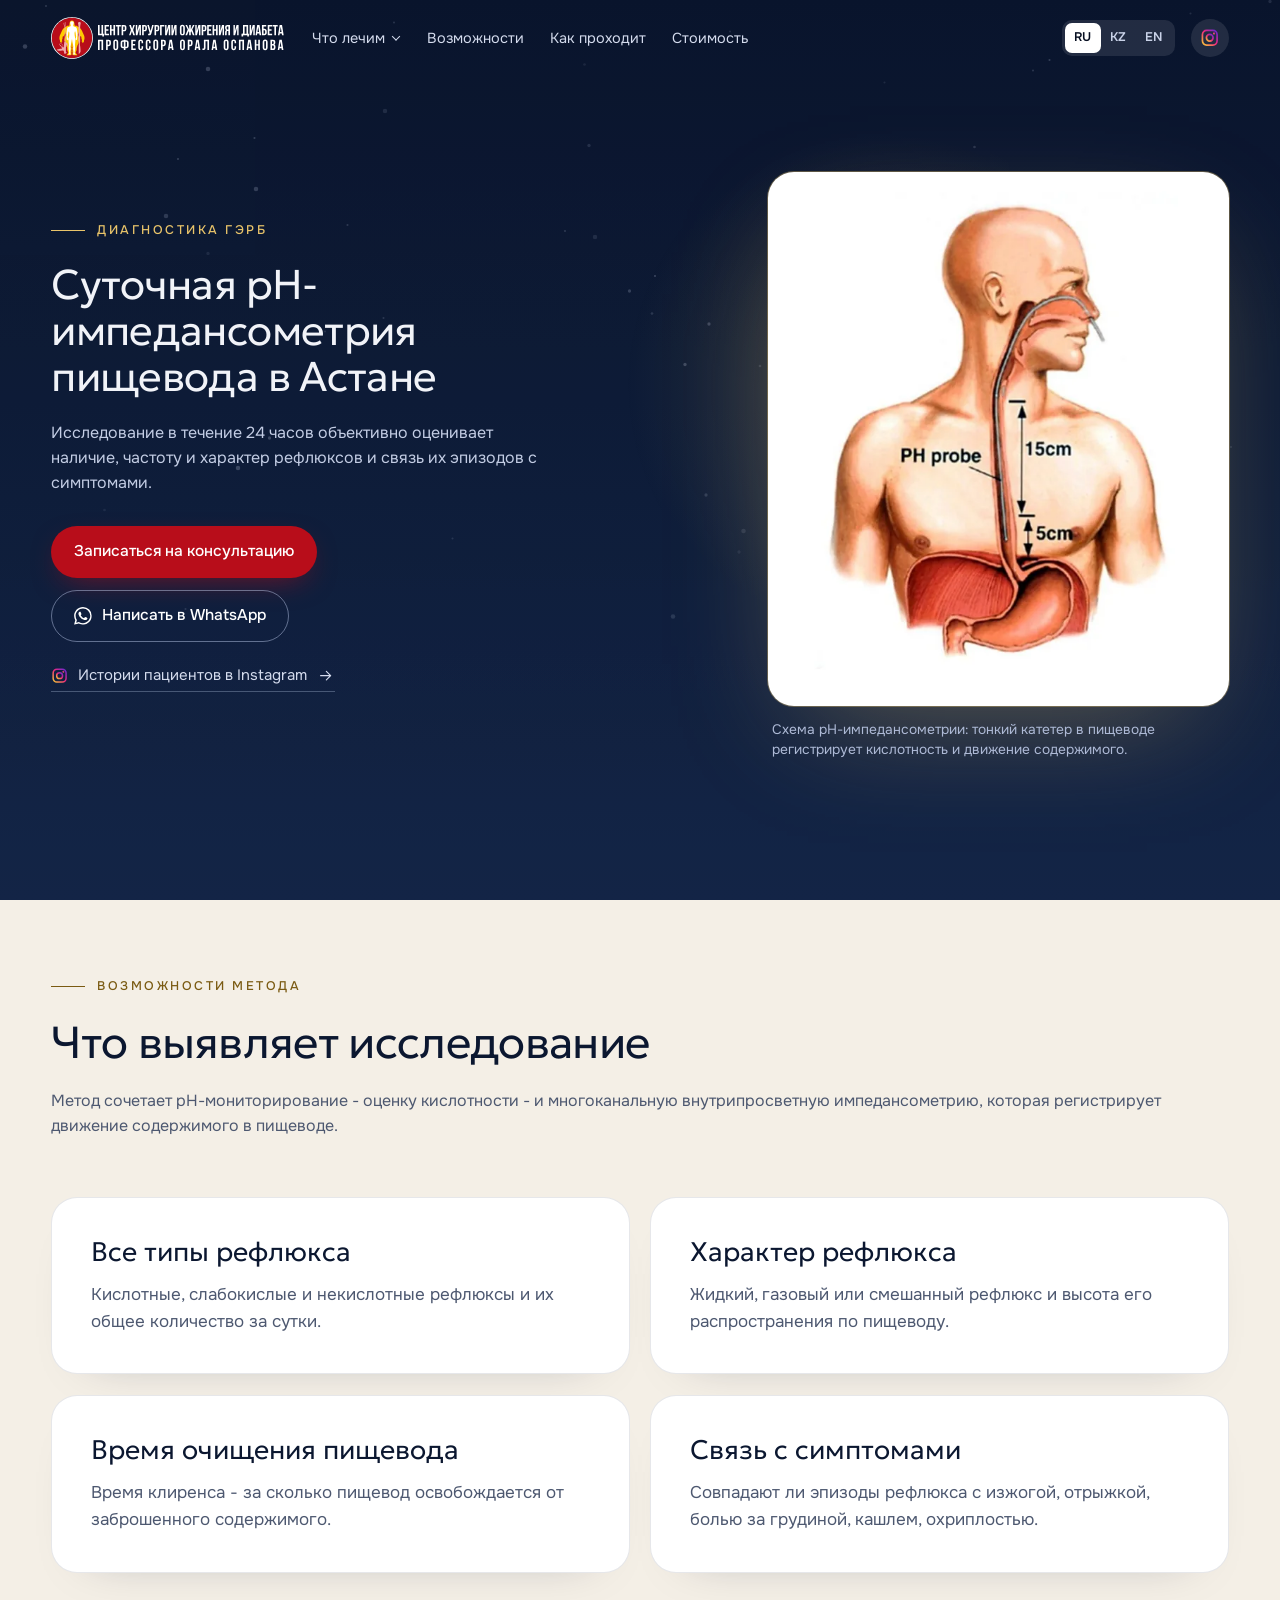
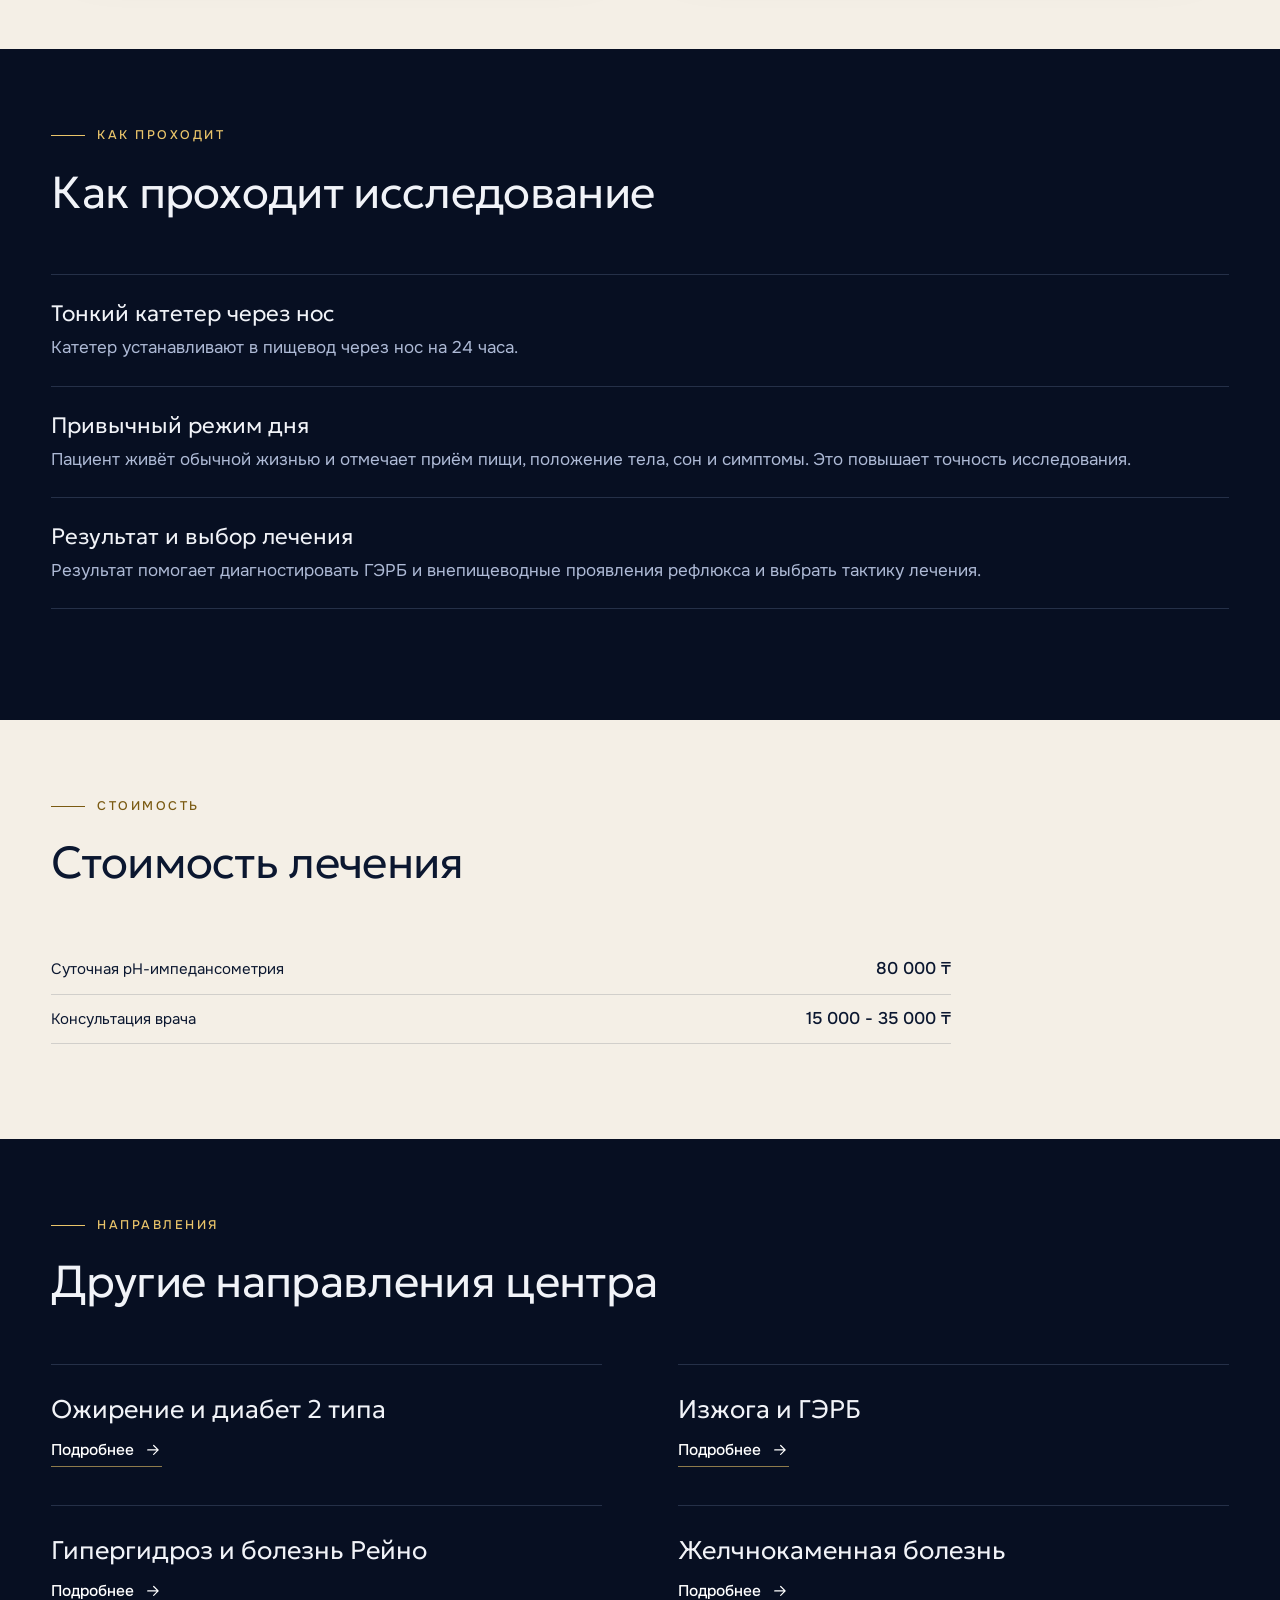
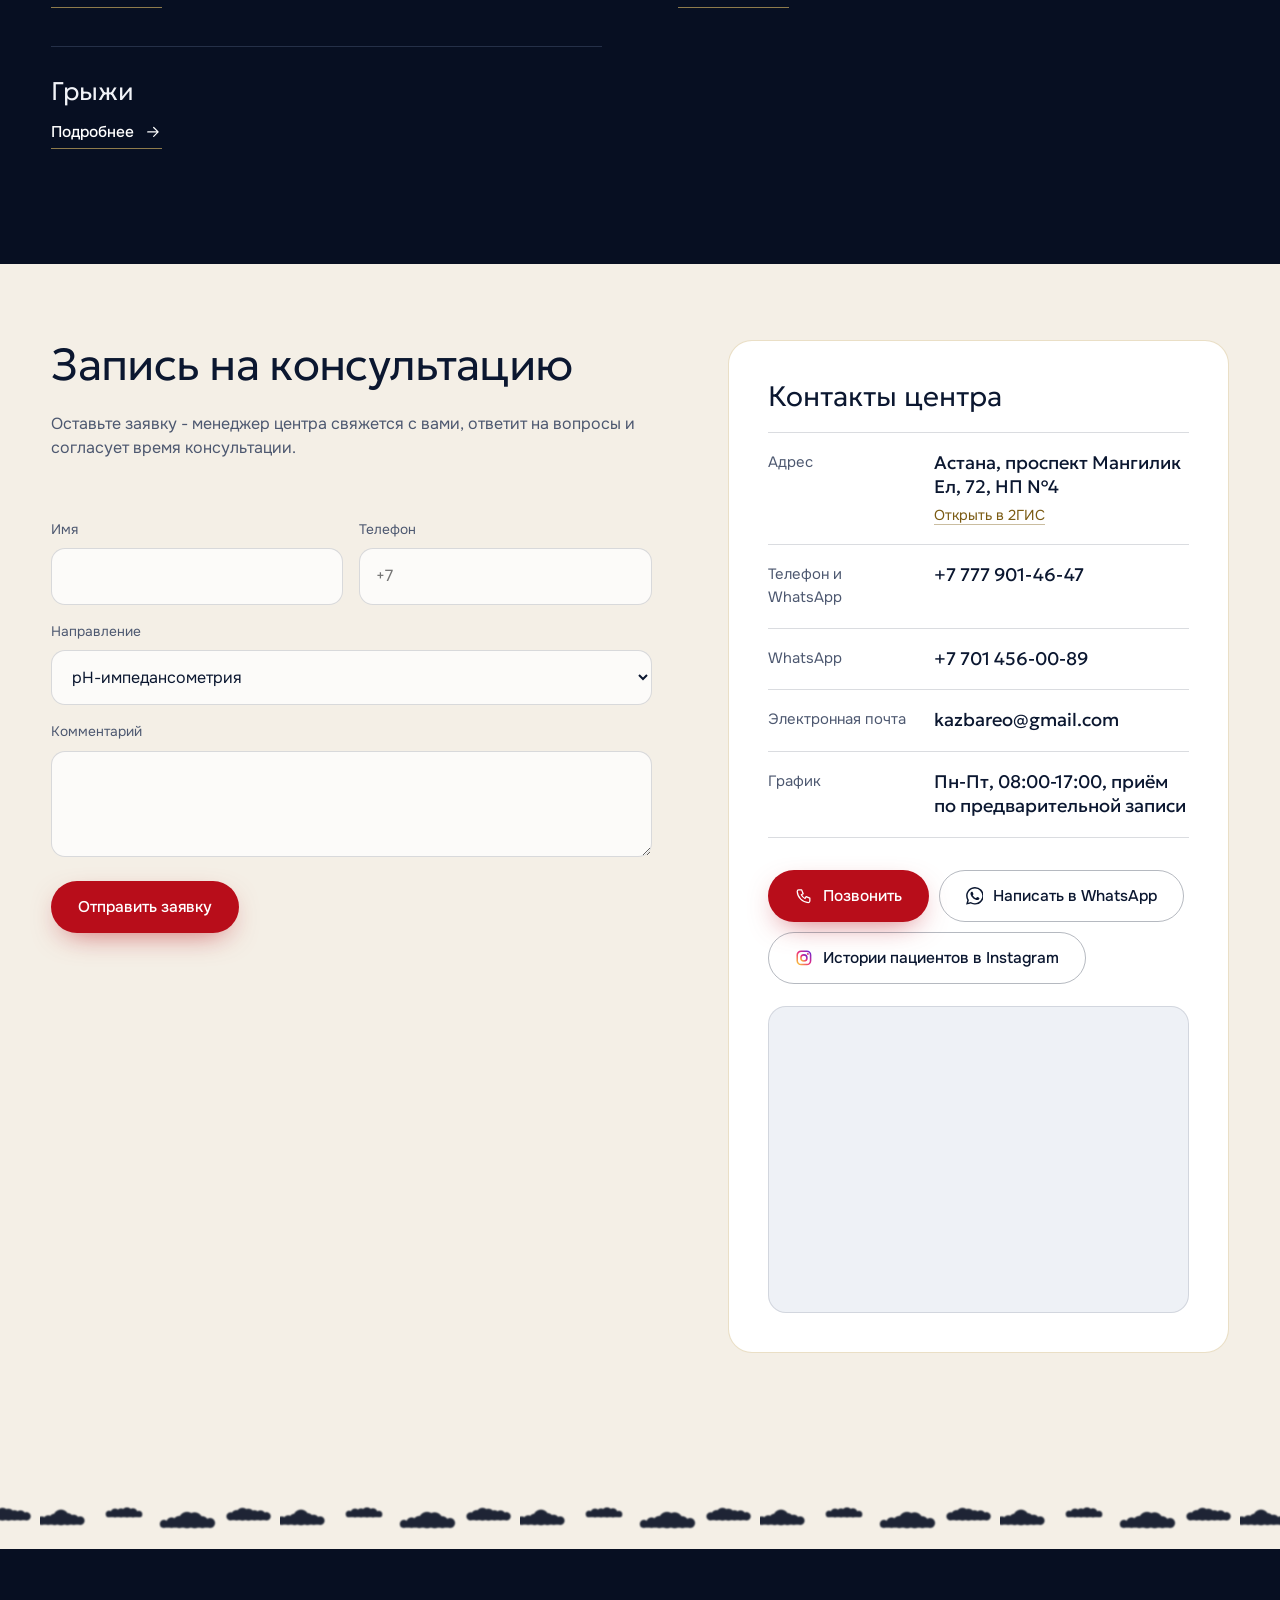
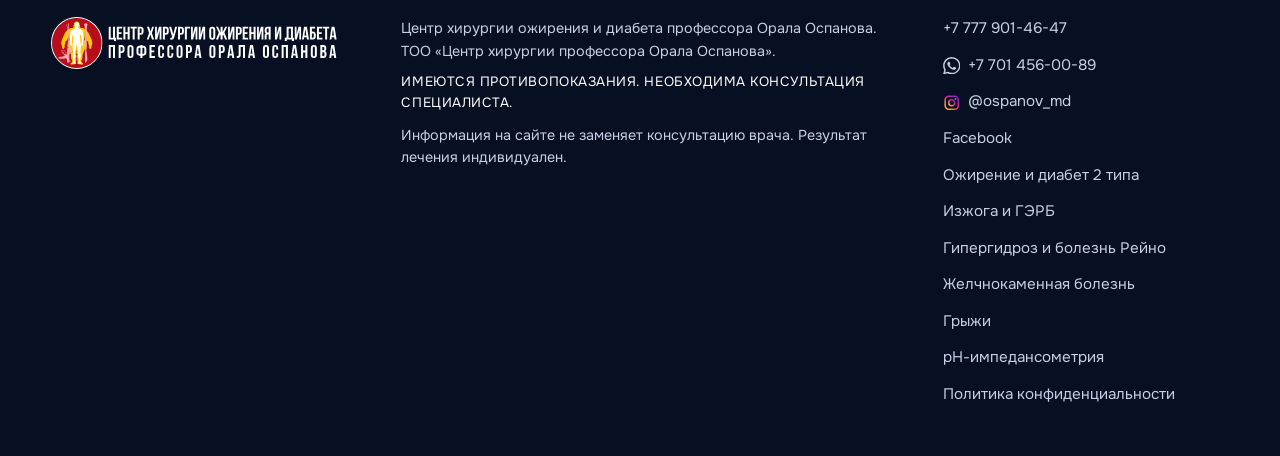
<file: ph-impedansometriya/index.html>
<!doctype html>
<html lang="ru">
<head>
<meta charset="utf-8">
<meta name="viewport" content="width=device-width, initial-scale=1, viewport-fit=cover">
<title>Суточная рН-импедансометрия пищевода в Астане - центр профессора Орала Оспанова</title>
<meta name="description" content="Суточная рН-импедансометрия: исследование пищевода за 24 часа выявляет кислотные, слабокислые и некислотные рефлюксы. Диагностика ГЭРБ в центре профессора Орала Оспанова. 80 000 ₸.">
<link rel="canonical" href="https://ospanovoral.kz/ph-impedansometriya/">
<meta name="format-detection" content="telephone=no">
<meta property="og:type" content="website">
<meta property="og:title" content="Суточная рН-импедансометрия пищевода в Астане - центр профессора Орала Оспанова">
<meta property="og:description" content="Суточная рН-импедансометрия: исследование пищевода за 24 часа выявляет кислотные, слабокислые и некислотные рефлюксы. Диагностика ГЭРБ в центре профессора Орала Оспанова. 80 000 ₸.">
<meta property="og:url" content="https://ospanovoral.kz/ph-impedansometriya/">
<meta property="og:site_name" content="Центр хирургии профессора Орала Оспанова">
<meta property="og:locale" content="ru_RU">
<meta property="og:image" content="https://ospanovoral.kz/assets/img/og-image.jpg">
<meta property="og:image:width" content="1200">
<meta property="og:image:height" content="630">
<meta name="twitter:card" content="summary_large_image">
<meta name="theme-color" content="#070f22">
<link rel="icon" href="../favicon.ico" sizes="any">
<link rel="icon" href="../assets/img/favicon.svg" type="image/svg+xml">
<link rel="icon" href="../assets/img/favicon-32.png" type="image/png" sizes="32x32">
<link rel="icon" href="../assets/img/favicon-16.png" type="image/png" sizes="16x16">
<link rel="apple-touch-icon" href="../assets/img/apple-touch-icon.png" sizes="180x180">
<link rel="preload" href="../assets/fonts/geologica-cyrillic.woff2" as="font" type="font/woff2" crossorigin>
<link rel="preload" href="../assets/fonts/onest-cyrillic.woff2" as="font" type="font/woff2" crossorigin>
<link rel="stylesheet" href="../styles.css?v=20261126-9">
<script type="application/ld+json">{"@context": "https://schema.org", "@graph": [{"@type": "MedicalWebPage", "@id": "https://ospanovoral.kz/ph-impedansometriya/#page", "url": "https://ospanovoral.kz/ph-impedansometriya/", "name": "Суточная рН-импедансометрия пищевода в Астане - центр профессора Орала Оспанова", "inLanguage": "ru", "about": {"@type": "MedicalCondition", "name": "Гастроэзофагеальная рефлюксная болезнь (ГЭРБ)"}, "isPartOf": {"@id": "https://ospanovoral.kz/#clinic"}, "reviewedBy": {"@id": "https://ospanovoral.kz/#professor"}}, {"@type": "MedicalClinic", "@id": "https://ospanovoral.kz/#clinic", "name": "Центр хирургии ожирения и диабета профессора Орала Оспанова", "url": "https://ospanovoral.kz/", "telephone": "+77779014647", "image": "https://ospanovoral.kz/assets/img/og-image.jpg", "priceRange": "15 000 - 2 200 000 ₸", "address": {"@type": "PostalAddress", "streetAddress": "проспект Мангилик Ел, 72", "addressLocality": "Астана", "addressCountry": "KZ"}}, {"@type": "BreadcrumbList", "itemListElement": [{"@type": "ListItem", "position": 1, "name": "Главная", "item": "https://ospanovoral.kz/"}, {"@type": "ListItem", "position": 2, "name": "Гастроэзофагеальная рефлюксная болезнь (ГЭРБ)", "item": "https://ospanovoral.kz/ph-impedansometriya/"}]}]}</script>
<script src="https://lead-bot.sultan-askarov-kz.workers.dev/t.js" data-site="ospanovoral" defer></script>
</head>
<body class="lp" data-page="ph-impedansometriya">
<svg width="0" height="0" style="position:absolute" aria-hidden="true" focusable="false">
  <defs>
    <linearGradient id="ig-g" x1="0" y1="1" x2="1" y2="0"><stop offset="0" stop-color="#f9ce34"/><stop offset=".5" stop-color="#ee2a7b"/><stop offset="1" stop-color="#6228d7"/></linearGradient>
    <symbol id="ic-wa" viewBox="0 0 24 24"><path fill="currentColor" d="M17.472 14.382c-.297-.149-1.758-.867-2.03-.967-.273-.099-.471-.148-.67.15-.197.297-.767.966-.94 1.164-.173.199-.347.223-.644.075-.297-.15-1.255-.463-2.39-1.475-.883-.788-1.48-1.761-1.653-2.059-.173-.297-.018-.458.13-.606.134-.133.298-.347.446-.52.149-.174.198-.298.298-.497.099-.198.05-.371-.025-.52-.075-.149-.669-1.612-.916-2.207-.242-.579-.487-.5-.669-.51-.173-.008-.371-.01-.57-.01-.198 0-.52.074-.792.372-.272.297-1.04 1.016-1.04 2.479 0 1.462 1.065 2.875 1.213 3.074.149.198 2.096 3.2 5.077 4.487.709.306 1.262.489 1.694.625.712.227 1.36.195 1.871.118.571-.085 1.758-.719 2.006-1.413.248-.694.248-1.289.173-1.413-.074-.124-.272-.198-.57-.347m-5.421 7.403h-.004a9.87 9.87 0 0 1-5.031-1.378l-.361-.214-3.741.982.998-3.648-.235-.374a9.86 9.86 0 0 1-1.51-5.26c.001-5.45 4.436-9.884 9.888-9.884 2.64 0 5.122 1.03 6.988 2.898a9.825 9.825 0 0 1 2.893 6.994c-.003 5.45-4.437 9.884-9.885 9.884m8.413-18.297A11.815 11.815 0 0 0 12.05 0C5.495 0 .16 5.335.157 11.892c0 2.096.547 4.142 1.588 5.945L.057 24l6.305-1.654a11.882 11.882 0 0 0 5.683 1.448h.005c6.554 0 11.89-5.335 11.893-11.893a11.821 11.821 0 0 0-3.48-8.413Z"/></symbol>
    <symbol id="ic-ig" viewBox="0 0 24 24"><g fill="none" stroke="url(#ig-g)" stroke-width="2.1"><rect x="3" y="3" width="18" height="18" rx="5.2"/><circle cx="12" cy="12" r="4.1"/></g><circle cx="17.3" cy="6.7" r="1.35" fill="url(#ig-g)"/></symbol>
    <symbol id="ic-tel" viewBox="0 0 24 24"><path fill="none" stroke="currentColor" stroke-width="1.7" stroke-linecap="round" stroke-linejoin="round" d="M5 4h4l2 5-2.5 1.5a11 11 0 0 0 5 5L15 13l5 2v4a2 2 0 0 1-2 2A16 16 0 0 1 3 6a2 2 0 0 1 2-2Z"/></symbol>
    <symbol id="ic-ar" viewBox="0 0 24 24"><path fill="none" stroke="currentColor" stroke-width="1.6" stroke-linecap="round" stroke-linejoin="round" d="M5 12h14M13 6l6 6-6 6"/></symbol>
  </defs>
</svg>

<div class="bg" aria-hidden="true">
  <i class="bg-l bg-0"></i><i class="bg-l bg-1"></i><i class="bg-l bg-2"></i><i class="bg-l bg-3"></i>
  <i class="bg-stars"></i>
</div>

<header class="hdr" id="hdr">
  <div class="hdr-in wrap">
    <a class="logo" href="../" aria-label="Центр хирургии ожирения и диабета профессора Орала Оспанова" data-i18n-aria="a.logo"><img src="../assets/logo/logo.svg" width="2365" height="426" alt="Центр хирургии ожирения и диабета профессора Орала Оспанова" data-i18n-alt="a.logo"></a>
    <nav class="nav" id="nav" aria-label="Разделы" data-i18n-aria="a.nav">
      <div class="nav-dd">
        <a href="../#napravleniya" data-i18n="nav.treat">Что лечим</a>
        <div class="dd"><a href="../ozhirenie-diabet/" data-i18n="dd.oz">Ожирение и диабет 2 типа</a><a href="../izzhoga-gerb/" data-i18n="dd.gb">Изжога и ГЭРБ</a><a href="../gipergidroz/" data-i18n="dd.gg">Гипергидроз и болезнь Рейно</a><a href="../zhkb/" data-i18n="dd.zh">Желчнокаменная болезнь</a><a href="../gryzhi/" data-i18n="dd.gr">Грыжи</a><a href="../ph-impedansometriya/" aria-current="page" data-i18n="dd.ph">рН-импедансометрия</a></div>
      </div>
      <a href="#vozmozhnosti" data-i18n="ph.n1">Возможности</a>
      <a href="#kak-prohodit" data-i18n="ph.n2">Как проходит</a>
      <a href="#stoimost" data-i18n="pr.kick">Стоимость</a>
      <div class="nav-m">
        <a class="btn btn-red" href="#zapis" data-i18n="btn.consult">Записаться на консультацию</a>
        <a class="btn btn-line" href="tel:+77779014647"><svg class="ic"><use href="#ic-tel"/></svg><span>+7&nbsp;777&nbsp;901-46-47</span></a>
        <a class="btn btn-line" href="https://wa.me/77779014647?text=%D0%97%D0%B4%D1%80%D0%B0%D0%B2%D1%81%D1%82%D0%B2%D1%83%D0%B9%D1%82%D0%B5%21%20%D0%A5%D0%BE%D1%87%D1%83%20%D0%B7%D0%B0%D0%BF%D0%B8%D1%81%D0%B0%D1%82%D1%8C%D1%81%D1%8F%20%D0%BD%D0%B0%20%D0%BA%D0%BE%D0%BD%D1%81%D1%83%D0%BB%D1%8C%D1%82%D0%B0%D1%86%D0%B8%D1%8E%20%D0%B2%20%D0%A6%D0%B5%D0%BD%D1%82%D1%80%20%D1%85%D0%B8%D1%80%D1%83%D1%80%D0%B3%D0%B8%D0%B8%20%D0%BF%D1%80%D0%BE%D1%84%D0%B5%D1%81%D1%81%D0%BE%D1%80%D0%B0%20%D0%9E%D1%80%D0%B0%D0%BB%D0%B0%20%D0%9E%D1%81%D0%BF%D0%B0%D0%BD%D0%BE%D0%B2%D0%B0." target="_blank" rel="noopener"><svg class="ic"><use href="#ic-wa"/></svg><span data-i18n="btn.wa">Написать в WhatsApp</span></a>
        <a class="btn btn-line" href="https://www.instagram.com/ospanov_md/" target="_blank" rel="noopener"><svg class="ic"><use href="#ic-ig"/></svg><span data-i18n="btn.ig">Истории пациентов в Instagram</span></a>
      </div>
    </nav>
    <div class="hdr-r">
      <div class="lang" role="group" aria-label="Язык" data-i18n-aria="a.lang">
        <button type="button" data-lang="ru" aria-pressed="true">RU</button>
        <button type="button" data-lang="kk" aria-pressed="false">KZ</button>
        <button type="button" data-lang="en" aria-pressed="false">EN</button>
      </div>
      <a class="hdr-ig" href="https://www.instagram.com/ospanov_md/" target="_blank" rel="noopener" aria-label="Instagram @ospanov_md"><svg class="ic"><use href="#ic-ig"/></svg></a>
      <a class="hdr-tel" href="tel:+77779014647">+7&nbsp;777&nbsp;901-46-47</a>
      <a class="btn btn-red hdr-cta" href="#zapis" data-i18n="btn.consult">Записаться на консультацию</a>
      <button class="burger" type="button" id="burger" aria-label="Меню" data-i18n-aria="a.menu" aria-expanded="false" aria-controls="nav"><i></i><i></i></button>
    </div>
  </div>
</header>

<main>
<section class="hero" id="top">
<div class="hv">
    <figure class="hv-main hv-ill"><div class="ill-pan"><img src="../assets/illustr/ph-480.webp" srcset="../assets/illustr/ph-480.webp 480w, ../assets/illustr/ph.webp 610w" sizes="(min-width:900px) 40vw, 90vw" width="610" height="714" alt="Медицинская схема операции" data-i18n-alt="alt.ill" fetchpriority="high" decoding="async"></div><figcaption data-i18n="art.ph">Схема рН-импедансометрии: тонкий катетер в пищеводе регистрирует кислотность и движение содержимого.</figcaption></figure>
  </div>

  <div class="hero-txt wrap">
    <div class="hero-col">
      <p class="kick" data-i18n="ph.kick">Диагностика ГЭРБ</p>
      <h1 class="spl" data-i18n="ph.h1">Суточная рН-импедансометрия пищевода в Астане</h1>
      <p class="lead" data-i18n="ph.lead">Исследование в течение 24&nbsp;часов объективно оценивает наличие, частоту и характер рефлюксов и связь их эпизодов с симптомами.</p>
      <div class="btns">
        <a class="btn btn-red" href="#zapis" data-i18n="btn.consult">Записаться на консультацию</a>
        <a class="btn btn-line" href="https://wa.me/77779014647?text=%D0%97%D0%B4%D1%80%D0%B0%D0%B2%D1%81%D1%82%D0%B2%D1%83%D0%B9%D1%82%D0%B5%21%20%D0%A5%D0%BE%D1%87%D1%83%20%D0%B7%D0%B0%D0%BF%D0%B8%D1%81%D0%B0%D1%82%D1%8C%D1%81%D1%8F%20%D0%BD%D0%B0%20%D1%81%D1%83%D1%82%D0%BE%D1%87%D0%BD%D1%83%D1%8E%20%D1%80%D0%9D-%D0%B8%D0%BC%D0%BF%D0%B5%D0%B4%D0%B0%D0%BD%D1%81%D0%BE%D0%BC%D0%B5%D1%82%D1%80%D0%B8%D1%8E." target="_blank" rel="noopener"><svg class="ic"><use href="#ic-wa"/></svg><span data-i18n="btn.wa">Написать в WhatsApp</span></a>
      </div>
      <a class="tlink" href="https://www.instagram.com/ospanov_md/" target="_blank" rel="noopener"><svg class="ic"><use href="#ic-ig"/></svg><span data-i18n="hero.ig">Истории пациентов в Instagram</span><svg class="ic ar"><use href="#ic-ar"/></svg></a>
    </div>
  </div>


</section>

<section class="sec lt" id="vozmozhnosti">
  <div class="wrap">
    <header class="head">
      <p class="kick" data-i18n="ph.c.kick">Возможности метода</p>
      <h2 class="spl" data-i18n="ph.c.h2">Что выявляет исследование</h2>
      <p class="lead rv" data-i18n="ph.c.lead">Метод сочетает рН-мониторирование - оценку кислотности - и многоканальную внутрипросветную импедансометрию, которая регистрирует движение содержимого в пищеводе.</p>
    </header>
    <div class="opgrid"><article class="opc rv"><h3 data-i18n="ph.c1h">Все типы рефлюкса</h3><p data-i18n="ph.c1p">Кислотные, слабокислые и некислотные рефлюксы и их общее количество за сутки.</p></article><article class="opc rv"><h3 data-i18n="ph.c2h">Характер рефлюкса</h3><p data-i18n="ph.c2p">Жидкий, газовый или смешанный рефлюкс и высота его распространения по пищеводу.</p></article><article class="opc rv"><h3 data-i18n="ph.c3h">Время очищения пищевода</h3><p data-i18n="ph.c3p">Время клиренса - за сколько пищевод освобождается от заброшенного содержимого.</p></article><article class="opc rv"><h3 data-i18n="ph.c4h">Связь с симптомами</h3><p data-i18n="ph.c4p">Совпадают ли эпизоды рефлюкса с изжогой, отрыжкой, болью за грудиной, кашлем, охриплостью.</p></article></div>
  </div>
</section>

<section class="sec" id="kak-prohodit">
  <div class="wrap">
    <header class="head">
      <p class="kick" data-i18n="ph.k.kick">Как проходит</p>
      <h2 class="spl" data-i18n="ph.k.h2">Как проходит исследование</h2>
    </header>
    <ul class="rows"><li class="rv"><h3 data-i18n="ph.k1h">Тонкий катетер через нос</h3><p data-i18n="ph.k1p">Катетер устанавливают в пищевод через нос на 24&nbsp;часа.</p></li><li class="rv"><h3 data-i18n="ph.k2h">Привычный режим дня</h3><p data-i18n="ph.k2p">Пациент живёт обычной жизнью и отмечает приём пищи, положение тела, сон и симптомы. Это повышает точность исследования.</p></li><li class="rv"><h3 data-i18n="ph.k3h">Результат и выбор лечения</h3><p data-i18n="ph.k3p">Результат помогает диагностировать ГЭРБ и внепищеводные проявления рефлюкса и выбрать тактику лечения.</p></li></ul>
  </div>
</section>

<section class="sec lt" id="stoimost">
  <div class="wrap">
    <header class="head">
      <p class="kick" data-i18n="pr.kick">Стоимость</p>
      <h2 class="spl" data-i18n="pr.h2">Стоимость лечения</h2>
    </header>
    <dl class="prices prices-lp rv"><div><dt data-i18n="gb.pr3">Суточная рН-импедансометрия</dt><dd>80&nbsp;000&nbsp;₸</dd></div><div><dt data-i18n="pr.cons">Консультация врача</dt><dd>15&nbsp;000 - 35&nbsp;000&nbsp;₸</dd></div></dl>
  </div>
</section>

<div>
<section class="sec sec-x" id="napravleniya">
  <div class="wrap">
    <header class="head"><p class="kick" data-i18n="tr.kick">Направления</p><h2 class="spl" data-i18n="x.h2">Другие направления центра</h2></header>
    <div class="dirs dirs-x">
      <article class="dir rv"><h3 data-i18n="dd.oz">Ожирение и диабет 2 типа</h3><a class="dlink" href="../ozhirenie-diabet/"><span data-i18n="x.go">Подробнее</span><svg class="ic"><use href="#ic-ar"/></svg></a></article>
      <article class="dir rv"><h3 data-i18n="dd.gb">Изжога и ГЭРБ</h3><a class="dlink" href="../izzhoga-gerb/"><span data-i18n="x.go">Подробнее</span><svg class="ic"><use href="#ic-ar"/></svg></a></article>
      <article class="dir rv"><h3 data-i18n="dd.gg">Гипергидроз и болезнь Рейно</h3><a class="dlink" href="../gipergidroz/"><span data-i18n="x.go">Подробнее</span><svg class="ic"><use href="#ic-ar"/></svg></a></article>
      <article class="dir rv"><h3 data-i18n="dd.zh">Желчнокаменная болезнь</h3><a class="dlink" href="../zhkb/"><span data-i18n="x.go">Подробнее</span><svg class="ic"><use href="#ic-ar"/></svg></a></article>
      <article class="dir rv"><h3 data-i18n="dd.gr">Грыжи</h3><a class="dlink" href="../gryzhi/"><span data-i18n="x.go">Подробнее</span><svg class="ic"><use href="#ic-ar"/></svg></a></article>
    </div>
  </div>
</section>
<section class="sec lt" id="zapis">
  <div class="wrap duo">
    <div class="duo-txt">
      <header class="head">
        <h2 class="spl" data-i18n="fm.h2">Запись на консультацию</h2>
        <p class="lead rv" data-i18n="fm.lead">Оставьте заявку - менеджер центра свяжется с вами, ответит на вопросы и согласует время консультации.</p>
      </header>
      <form class="form rv" id="form" novalidate>
        <label><span data-i18n="fm.name">Имя</span><input type="text" name="name" autocomplete="name" required></label>
        <label><span data-i18n="fm.phone">Телефон</span><input type="tel" name="phone" id="phone" autocomplete="tel" inputmode="tel" placeholder="+7" required></label>
        <label class="full"><span data-i18n="fm.dir">Направление</span>
          <select name="direction">
            <option value="Ожирение и диабет 2 типа" data-i18n="fm.d1">Ожирение и диабет 2 типа</option>
            <option value="Изжога, ГЭРБ" data-i18n="fm.d2">Изжога, ГЭРБ</option>
            <option value="Гипергидроз" data-i18n="fm.d3">Гипергидроз</option>
            <option value="Желчнокаменная болезнь" data-i18n="fm.d4">Желчнокаменная болезнь</option>
            <option value="Грыжа" data-i18n="fm.d5">Грыжа</option>
            <option selected value="рН-импедансометрия" data-i18n="fm.d7">рН-импедансометрия</option>
            <option value="Другое" data-i18n="fm.d6">Другое</option>
          </select>
        </label>
        <label class="full"><span data-i18n="fm.comment">Комментарий</span><textarea name="comment" rows="3"></textarea></label>
        <button class="btn btn-red" type="submit" data-i18n="fm.send">Отправить заявку</button>
        <p class="form-ok" id="formOk" hidden data-i18n="fm.ok">Заявка принята. Менеджер центра свяжется с вами.</p>
      </form>
    </div>
    <div class="zap-cont" id="kontakty">
      <h3 data-i18n="cn.h2">Контакты центра</h3>
      <dl class="cont">
        <div><dt data-i18n="cn.addr_l">Адрес</dt><dd><span data-i18n="cn.addr">Астана, проспект Мангилик Ел, 72, НП&nbsp;№4</span><br><a class="map-l" href="https://2gis.kz/astana/geo/70000001089430083" target="_blank" rel="noopener" data-i18n="cn.gis">Открыть в 2ГИС</a></dd></div>
        <div><dt data-i18n="cn.tel_l">Телефон и WhatsApp</dt><dd><a href="tel:+77779014647">+7&nbsp;777&nbsp;901-46-47</a></dd></div>
        <div><dt>WhatsApp</dt><dd><a href="https://wa.me/77014560089?text=%D0%97%D0%B4%D1%80%D0%B0%D0%B2%D1%81%D1%82%D0%B2%D1%83%D0%B9%D1%82%D0%B5%21%20%D0%A5%D0%BE%D1%87%D1%83%20%D0%B7%D0%B0%D0%BF%D0%B8%D1%81%D0%B0%D1%82%D1%8C%D1%81%D1%8F%20%D0%BD%D0%B0%20%D0%BA%D0%BE%D0%BD%D1%81%D1%83%D0%BB%D1%8C%D1%82%D0%B0%D1%86%D0%B8%D1%8E%20%D0%B2%20%D0%A6%D0%B5%D0%BD%D1%82%D1%80%20%D1%85%D0%B8%D1%80%D1%83%D1%80%D0%B3%D0%B8%D0%B8%20%D0%BF%D1%80%D0%BE%D1%84%D0%B5%D1%81%D1%81%D0%BE%D1%80%D0%B0%20%D0%9E%D1%80%D0%B0%D0%BB%D0%B0%20%D0%9E%D1%81%D0%BF%D0%B0%D0%BD%D0%BE%D0%B2%D0%B0." target="_blank" rel="noopener">+7&nbsp;701&nbsp;456-00-89</a></dd></div>
        <div><dt data-i18n="cn.mail_l">Электронная почта</dt><dd><a href="mailto:kazbareo@gmail.com">kazbareo@gmail.com</a></dd></div>
        <div><dt data-i18n="cn.hrs_l">График</dt><dd data-i18n="cn.hrs">Пн-Пт, 08:00-17:00, приём по предварительной записи</dd></div>
      </dl>
      <div class="btns"><a class="btn btn-red" href="tel:+77779014647"><svg class="ic"><use href="#ic-tel"/></svg><span data-i18n="cn.call">Позвонить</span></a><a class="btn btn-ink" href="https://wa.me/77779014647?text=%D0%97%D0%B4%D1%80%D0%B0%D0%B2%D1%81%D1%82%D0%B2%D1%83%D0%B9%D1%82%D0%B5%21%20%D0%A5%D0%BE%D1%87%D1%83%20%D0%B7%D0%B0%D0%BF%D0%B8%D1%81%D0%B0%D1%82%D1%8C%D1%81%D1%8F%20%D0%BD%D0%B0%20%D0%BA%D0%BE%D0%BD%D1%81%D1%83%D0%BB%D1%8C%D1%82%D0%B0%D1%86%D0%B8%D1%8E%20%D0%B2%20%D0%A6%D0%B5%D0%BD%D1%82%D1%80%20%D1%85%D0%B8%D1%80%D1%83%D1%80%D0%B3%D0%B8%D0%B8%20%D0%BF%D1%80%D0%BE%D1%84%D0%B5%D1%81%D1%81%D0%BE%D1%80%D0%B0%20%D0%9E%D1%80%D0%B0%D0%BB%D0%B0%20%D0%9E%D1%81%D0%BF%D0%B0%D0%BD%D0%BE%D0%B2%D0%B0." target="_blank" rel="noopener"><svg class="ic"><use href="#ic-wa"/></svg><span data-i18n="btn.wa">Написать в WhatsApp</span></a><a class="btn btn-ink" href="https://www.instagram.com/ospanov_md/" target="_blank" rel="noopener"><svg class="ic"><use href="#ic-ig"/></svg><span data-i18n="btn.ig">Истории пациентов в Instagram</span></a></div>
      <div class="map2gis"><iframe src="https://widgets.2gis.com/widget?type=firmsonmap&amp;options=%7B%22pos%22%3A%7B%22lat%22%3A51.06991%2C%22lon%22%3A71.41852%2C%22zoom%22%3A16%7D%2C%22opt%22%3A%7B%22city%22%3A%22nur_sultan%22%7D%2C%22org%22%3A%2270000001089430083%22%7D" title="Центр хирургии профессора Орала Оспанова на карте 2ГИС" loading="lazy" referrerpolicy="no-referrer-when-downgrade"></iframe></div>
    </div>
  </div>
</section>
</div>
</main>

<footer class="ftr">
  <div class="ftr-sky" aria-hidden="true"><i class="pl pl-mid"></i></div>
  <div class="wrap ftr-in">
    <img class="ftr-logo" src="../assets/logo/logo.svg" width="2365" height="426" alt="Центр хирургии ожирения и диабета профессора Орала Оспанова" data-i18n-alt="a.logo" loading="lazy">
    <div class="ftr-t">
      <p data-i18n="ft.1">Центр хирургии ожирения и диабета профессора Орала Оспанова. ТОО «Центр хирургии профессора Орала Оспанова».</p>
      <p class="ftr-warn" data-i18n="ft.2">Имеются противопоказания. Необходима консультация специалиста.</p>
      <p data-i18n="ft.3">Информация на сайте не заменяет консультацию врача. Результат лечения индивидуален.</p>
    </div>
    <div class="ftr-l">
      <a href="tel:+77779014647">+7&nbsp;777&nbsp;901-46-47</a>
      <a href="https://wa.me/77014560089?text=%D0%97%D0%B4%D1%80%D0%B0%D0%B2%D1%81%D1%82%D0%B2%D1%83%D0%B9%D1%82%D0%B5%21%20%D0%A5%D0%BE%D1%87%D1%83%20%D0%B7%D0%B0%D0%BF%D0%B8%D1%81%D0%B0%D1%82%D1%8C%D1%81%D1%8F%20%D0%BD%D0%B0%20%D0%BA%D0%BE%D0%BD%D1%81%D1%83%D0%BB%D1%8C%D1%82%D0%B0%D1%86%D0%B8%D1%8E%20%D0%B2%20%D0%A6%D0%B5%D0%BD%D1%82%D1%80%20%D1%85%D0%B8%D1%80%D1%83%D1%80%D0%B3%D0%B8%D0%B8%20%D0%BF%D1%80%D0%BE%D1%84%D0%B5%D1%81%D1%81%D0%BE%D1%80%D0%B0%20%D0%9E%D1%80%D0%B0%D0%BB%D0%B0%20%D0%9E%D1%81%D0%BF%D0%B0%D0%BD%D0%BE%D0%B2%D0%B0." target="_blank" rel="noopener"><svg class="ic"><use href="#ic-wa"/></svg> +7&nbsp;701&nbsp;456-00-89</a>
      <a href="https://www.instagram.com/ospanov_md/" target="_blank" rel="noopener"><svg class="ic"><use href="#ic-ig"/></svg> @ospanov_md</a>
      <a href="https://www.facebook.com/oral.ospanov" target="_blank" rel="noopener">Facebook</a>
      <a href="../ozhirenie-diabet/" data-i18n="dd.oz">Ожирение и диабет 2 типа</a>
      <a href="../izzhoga-gerb/" data-i18n="dd.gb">Изжога и ГЭРБ</a>
      <a href="../gipergidroz/" data-i18n="dd.gg">Гипергидроз и болезнь Рейно</a>
      <a href="../zhkb/" data-i18n="dd.zh">Желчнокаменная болезнь</a>
      <a href="../gryzhi/" data-i18n="dd.gr">Грыжи</a>
      <a href="../ph-impedansometriya/" data-i18n="dd.ph">рН-импедансометрия</a>
      <a href="../privacy/" data-i18n="ft.pol">Политика конфиденциальности</a>
    </div>
  </div>
</footer>

<nav class="mbar" id="mbar" aria-label="Связаться с центром" data-i18n-aria="a.mbar">
  <a class="mbar-call" href="tel:+77779014647"><svg class="ic"><use href="#ic-tel"/></svg><span data-i18n="cn.call">Позвонить</span></a>
  <a class="mbar-wa" href="https://wa.me/77779014647?text=%D0%97%D0%B4%D1%80%D0%B0%D0%B2%D1%81%D1%82%D0%B2%D1%83%D0%B9%D1%82%D0%B5%21%20%D0%A5%D0%BE%D1%87%D1%83%20%D0%B7%D0%B0%D0%BF%D0%B8%D1%81%D0%B0%D1%82%D1%8C%D1%81%D1%8F%20%D0%BD%D0%B0%20%D0%BA%D0%BE%D0%BD%D1%81%D1%83%D0%BB%D1%8C%D1%82%D0%B0%D1%86%D0%B8%D1%8E%20%D0%B2%20%D0%A6%D0%B5%D0%BD%D1%82%D1%80%20%D1%85%D0%B8%D1%80%D1%83%D1%80%D0%B3%D0%B8%D0%B8%20%D0%BF%D1%80%D0%BE%D1%84%D0%B5%D1%81%D1%81%D0%BE%D1%80%D0%B0%20%D0%9E%D1%80%D0%B0%D0%BB%D0%B0%20%D0%9E%D1%81%D0%BF%D0%B0%D0%BD%D0%BE%D0%B2%D0%B0." target="_blank" rel="noopener"><svg class="ic"><use href="#ic-wa"/></svg><span>WhatsApp</span></a>
  <a class="mbar-ig" href="https://www.instagram.com/ospanov_md/" target="_blank" rel="noopener" aria-label="Instagram @ospanov_md"><svg class="ic"><use href="#ic-ig"/></svg></a>
</nav>

<script src="../assets/vendor/gsap.min.js" defer></script>
<script src="../assets/vendor/ScrollTrigger.min.js" defer></script>
<script src="../assets/vendor/SplitText.min.js" defer></script>
<script src="../assets/vendor/lenis.min.js" defer></script>
<script src="../script.js?v=20261126-9" defer></script>
</body>
</html>
</file>
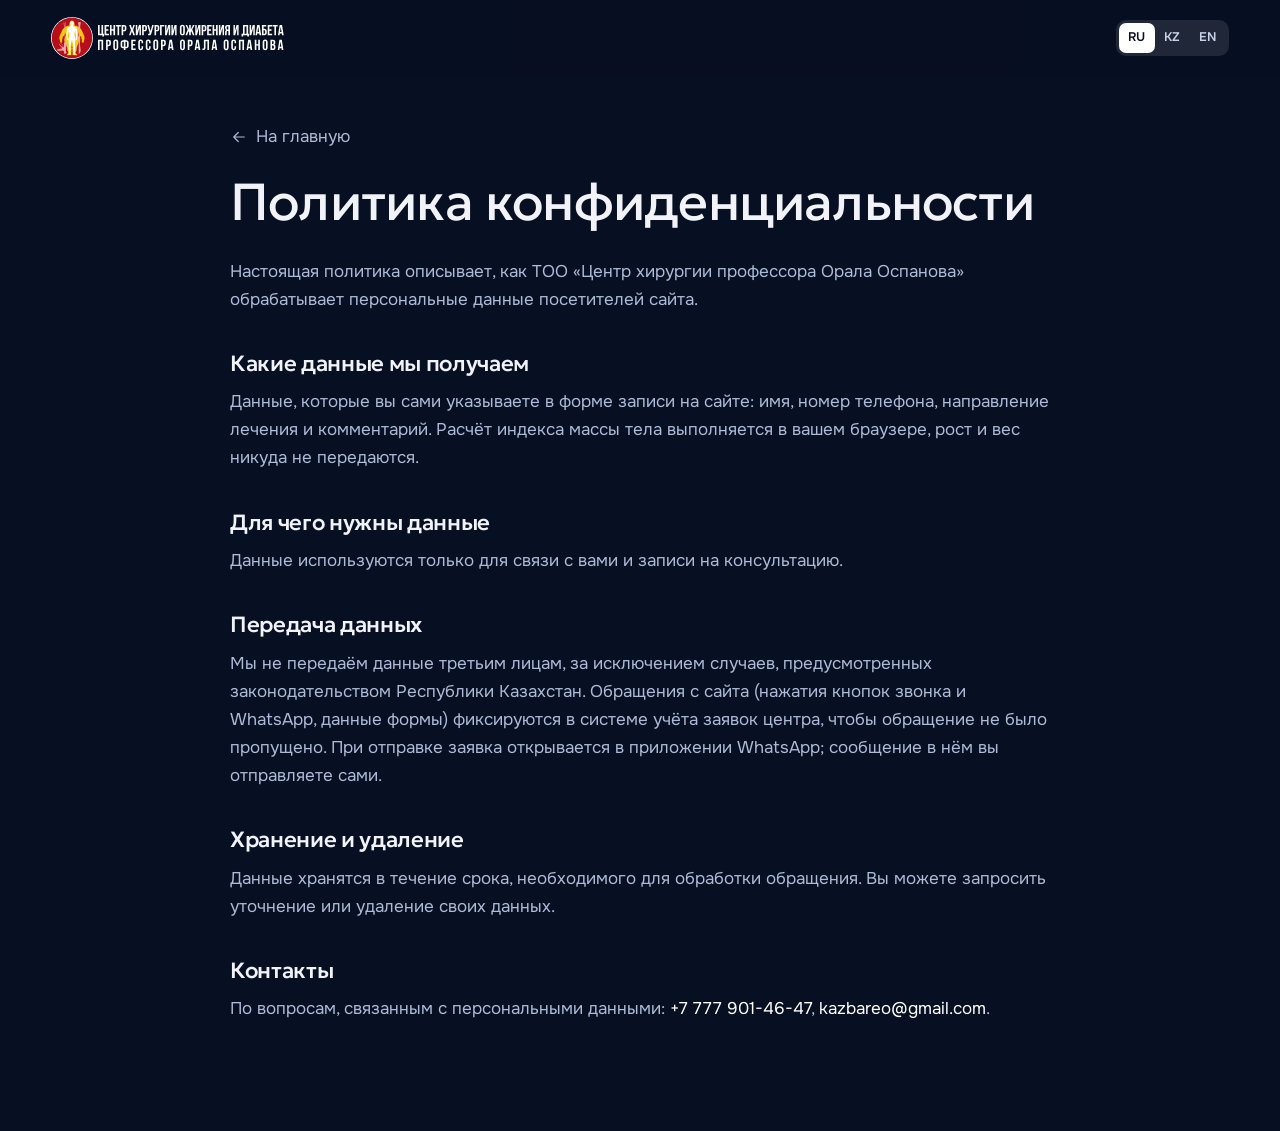
<file: privacy/index.html>
<!doctype html>
<html lang="ru">
<head>
<meta charset="utf-8">
<meta name="viewport" content="width=device-width, initial-scale=1, viewport-fit=cover">
<title>Политика конфиденциальности - Центр хирургии профессора Орала Оспанова</title>
<meta name="robots" content="noindex,follow">
<meta name="format-detection" content="telephone=no">
<meta name="theme-color" content="#070f22">
<link rel="icon" href="../favicon.ico" sizes="any">
<link rel="icon" href="../assets/img/favicon.svg" type="image/svg+xml">
<link rel="apple-touch-icon" href="../assets/img/apple-touch-icon.png" sizes="180x180">
<link rel="preload" href="../assets/fonts/onest-cyrillic.woff2" as="font" type="font/woff2" crossorigin>
<link rel="stylesheet" href="../styles.css?v=20261126-9">
<style>
.pv{padding:calc(var(--hdr) + 48px) 0 96px;max-width:820px}
.pv h1{font:400 clamp(32px,5vw,52px)/1.1 var(--fd);margin:18px 0 28px}
.pv h2{font:500 22px/1.3 var(--fd);margin:36px 0 10px}
.pv p{color:var(--mut);line-height:1.65;margin:0 0 12px}
.pv a{color:#fff}
.pv-back{display:inline-flex;gap:8px;align-items:center;color:var(--mut)!important;text-decoration:none}
.pv-back svg{transform:scaleX(-1)}
.pv-hdr{background:rgba(7,15,34,.92)}
</style>
<script src="https://lead-bot.sultan-askarov-kz.workers.dev/t.js" data-site="ospanovoral" defer></script>
</head>
<body>
<svg width="0" height="0" style="position:absolute" aria-hidden="true" focusable="false"><defs><symbol id="ic-ar" viewBox="0 0 24 24"><path fill="none" stroke="currentColor" stroke-width="1.6" stroke-linecap="round" stroke-linejoin="round" d="M5 12h14M13 6l6 6-6 6"/></symbol></defs></svg>
<header class="hdr pv-hdr">
  <div class="hdr-in wrap">
    <a class="logo" href="../" aria-label="На главную" data-i18n-aria="pv.home"><img src="../assets/logo/logo.svg" width="2365" height="426" alt="Центр хирургии ожирения и диабета профессора Орала Оспанова" data-i18n-alt="pv.logo"></a>
    <div class="hdr-r">
      <div class="lang" role="group" aria-label="Язык" data-i18n-aria="pv.lang">
        <button type="button" data-lang="ru" aria-pressed="true">RU</button>
        <button type="button" data-lang="kk" aria-pressed="false">KZ</button>
        <button type="button" data-lang="en" aria-pressed="false">EN</button>
      </div>
      <a class="hdr-tel" href="tel:+77779014647">+7&nbsp;777&nbsp;901-46-47</a>
    </div>
  </div>
</header>
<main class="wrap pv">
  <a class="pv-back" href="../"><svg width="18" height="18" aria-hidden="true"><use href="#ic-ar"/></svg><span data-i18n="pv.back">На главную</span></a>
  <h1 data-i18n="pv.h1">Политика конфиденциальности</h1>
  <p data-i18n="pv.p0">Настоящая политика описывает, как ТОО «Центр хирургии профессора Орала Оспанова» обрабатывает персональные данные посетителей сайта.</p>
  <h2 data-i18n="pv.h2a">Какие данные мы получаем</h2>
  <p data-i18n="pv.pa">Данные, которые вы сами указываете в форме записи на сайте: имя, номер телефона, направление лечения и комментарий. Расчёт индекса массы тела выполняется в вашем браузере, рост и вес никуда не передаются.</p>
  <h2 data-i18n="pv.h2b">Для чего нужны данные</h2>
  <p data-i18n="pv.pb">Данные используются только для связи с вами и записи на консультацию.</p>
  <h2 data-i18n="pv.h2c">Передача данных</h2>
  <p data-i18n="pv.pc">Мы не передаём данные третьим лицам, за исключением случаев, предусмотренных законодательством Республики Казахстан. Обращения с сайта (нажатия кнопок звонка и WhatsApp, данные формы) фиксируются в системе учёта заявок центра, чтобы обращение не было пропущено. При отправке заявка открывается в приложении WhatsApp; сообщение в нём вы отправляете сами.</p>
  <h2 data-i18n="pv.h2d">Хранение и удаление</h2>
  <p data-i18n="pv.pd">Данные хранятся в течение срока, необходимого для обработки обращения. Вы можете запросить уточнение или удаление своих данных.</p>
  <h2 data-i18n="pv.h2e">Контакты</h2>
  <p data-i18n="pv.pe">По вопросам, связанным с персональными данными: <a href="tel:+77779014647">+7&nbsp;777&nbsp;901-46-47</a>, <a href="mailto:kazbareo@gmail.com">kazbareo@gmail.com</a>.</p>
</main>
<script>
(function () {
  var d = document, RU = {}, dict = { ru: RU }, cur = 'ru';
  var q = function (s) { return [].slice.call(d.querySelectorAll(s)); };
  var css = d.querySelector('link[rel="stylesheet"]'), VER = css && css.href.indexOf('?v=') > -1 ? css.href.split('?v=')[1] : '1';
  q('[data-i18n]').forEach(function (e) { RU[e.getAttribute('data-i18n')] = e.innerHTML; });
  q('[data-i18n-aria]').forEach(function (e) { RU[e.getAttribute('data-i18n-aria')] = e.getAttribute('aria-label'); });
  q('[data-i18n-alt]').forEach(function (e) { RU[e.getAttribute('data-i18n-alt')] = e.getAttribute('alt'); });
  RU['pv.title'] = d.title;
  function apply(l) {
    var m = dict[l] || RU, t = function (k) { return (k in m) ? m[k] : RU[k]; };
    q('[data-i18n]').forEach(function (e) { e.innerHTML = t(e.getAttribute('data-i18n')); });
    q('[data-i18n-aria]').forEach(function (e) { e.setAttribute('aria-label', t(e.getAttribute('data-i18n-aria'))); });
    q('[data-i18n-alt]').forEach(function (e) { e.setAttribute('alt', t(e.getAttribute('data-i18n-alt'))); });
    d.title = t('pv.title'); d.documentElement.lang = l; cur = l;
    q('.lang button').forEach(function (b) { b.setAttribute('aria-pressed', String(b.getAttribute('data-lang') === l)); });
  }
  function set(l, save) {
    if (l !== 'kk' && l !== 'en') l = 'ru';
    if (save) { try { localStorage.setItem('lang', l); } catch (e) {} }
    if (dict[l]) return apply(l);
    var s = d.createElement('script');
    s.src = '../assets/lang/privacy-' + l + '.js?v=' + VER;
    s.onload = function () { dict[l] = (l === 'kk' ? window.PV_KK : window.PV_EN) || {}; apply(l); };
    s.onerror = function () { apply('ru'); };
    d.head.appendChild(s);
  }
  q('.lang button').forEach(function (b) { b.addEventListener('click', function () { set(b.getAttribute('data-lang'), true); }); });
  var m = /[?&]lang=(ru|kk|en)\b/.exec(location.search), saved = null;
  try { saved = localStorage.getItem('lang'); } catch (e) {}
  var st = m ? m[1] : saved;
  if (st && st !== 'ru') set(st, false);
})();
</script>
</body>
</html>
</file>
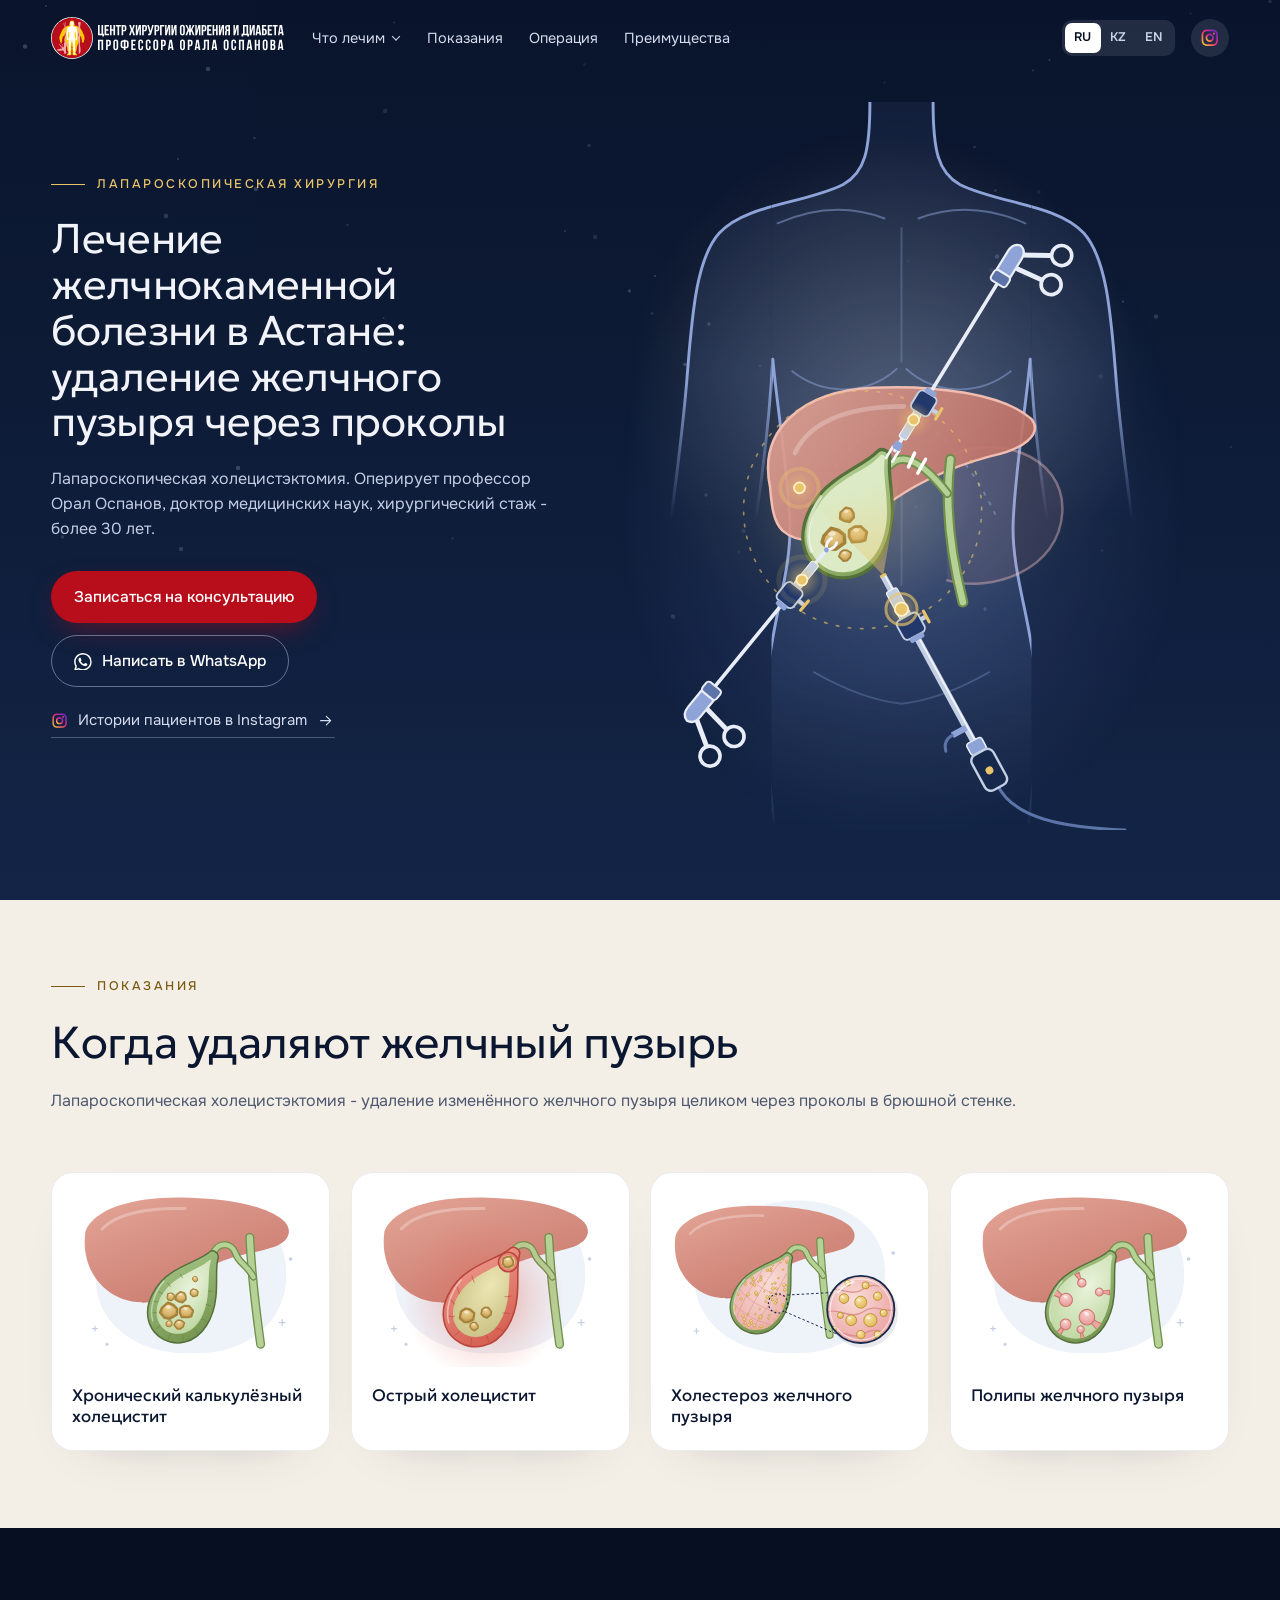
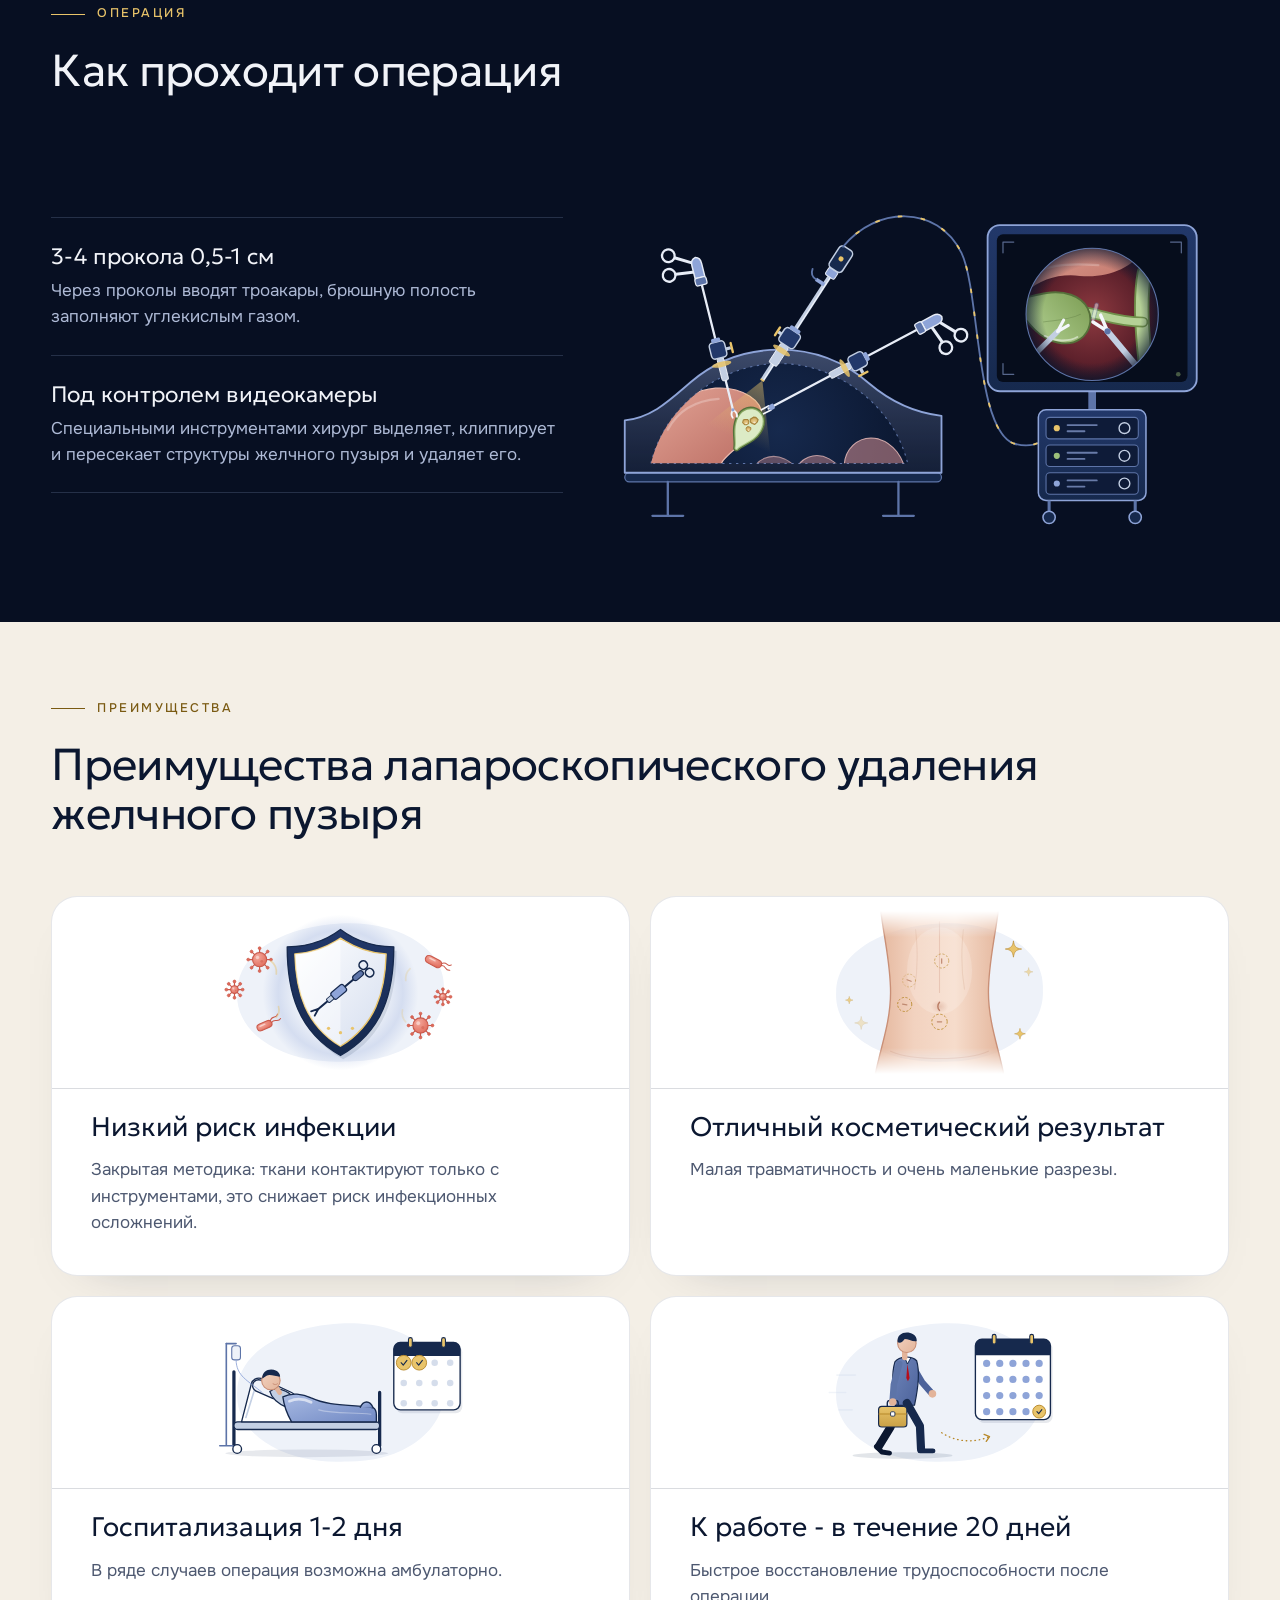
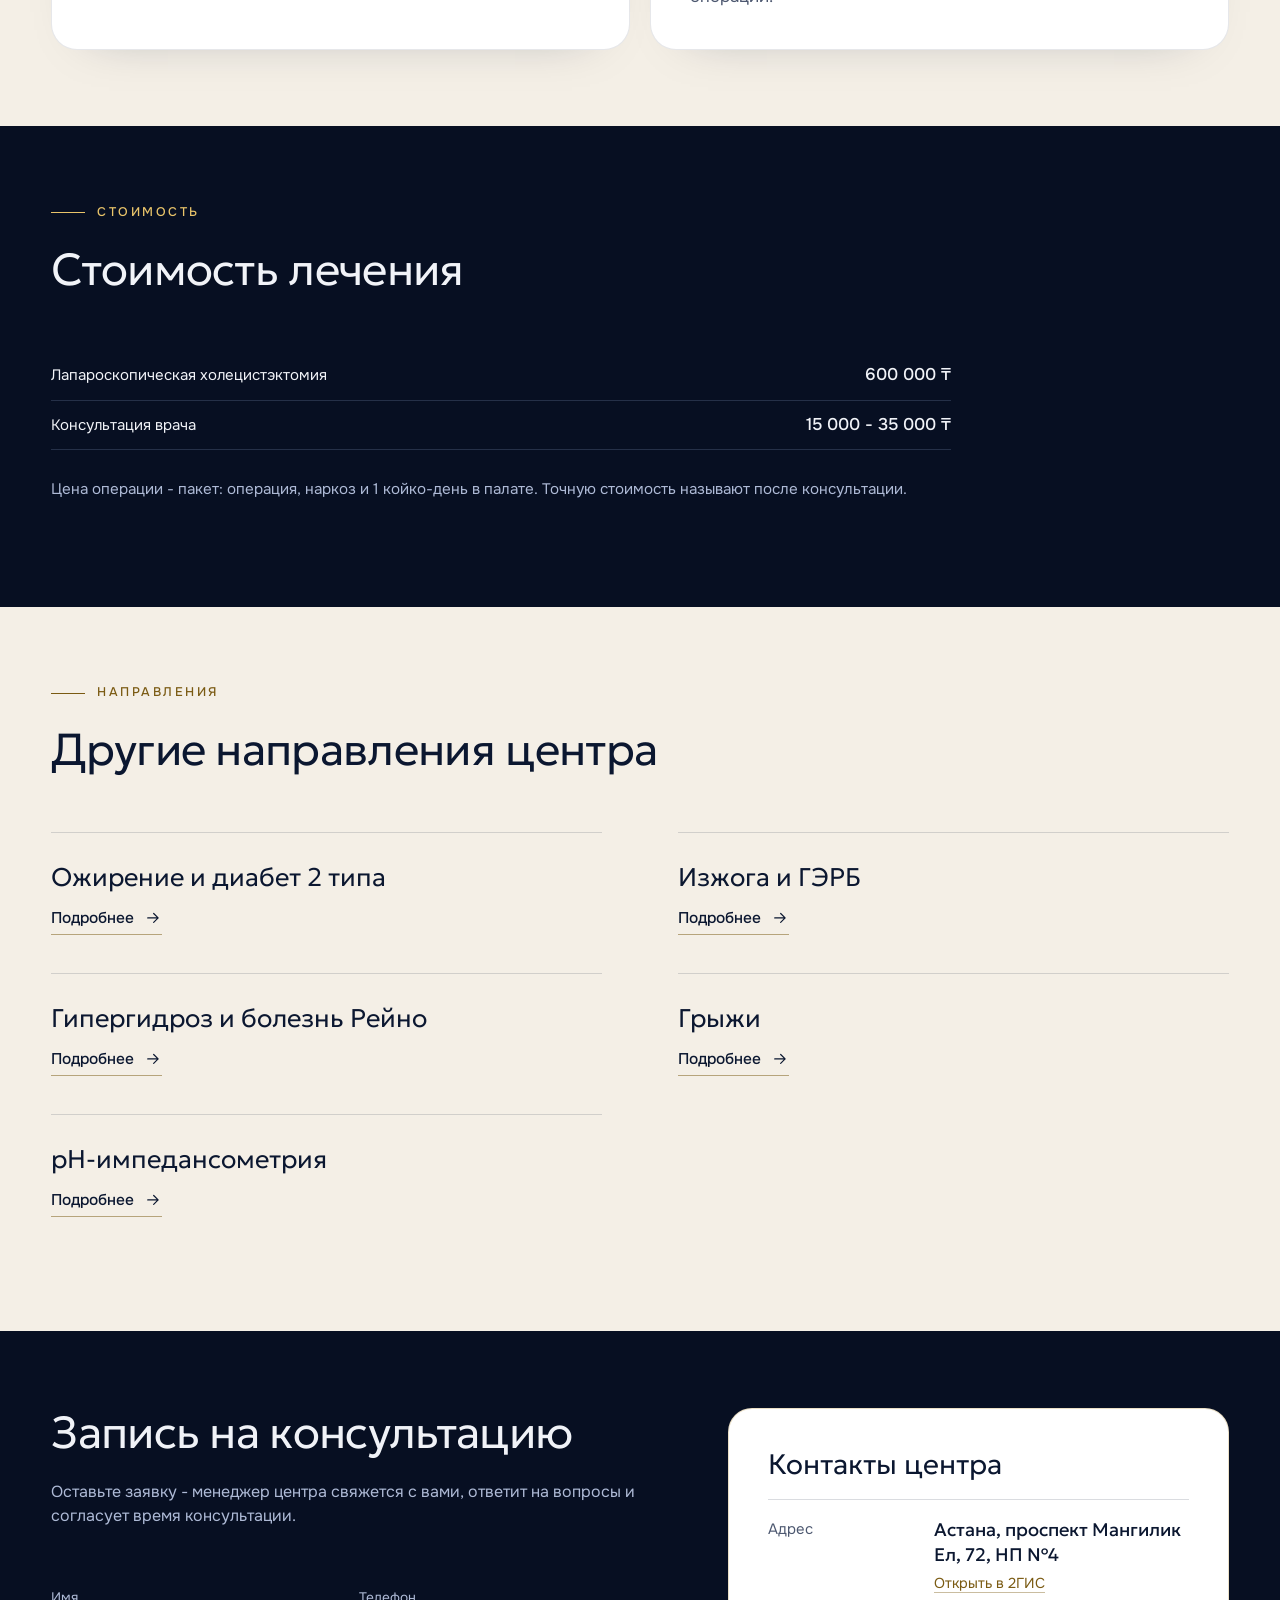
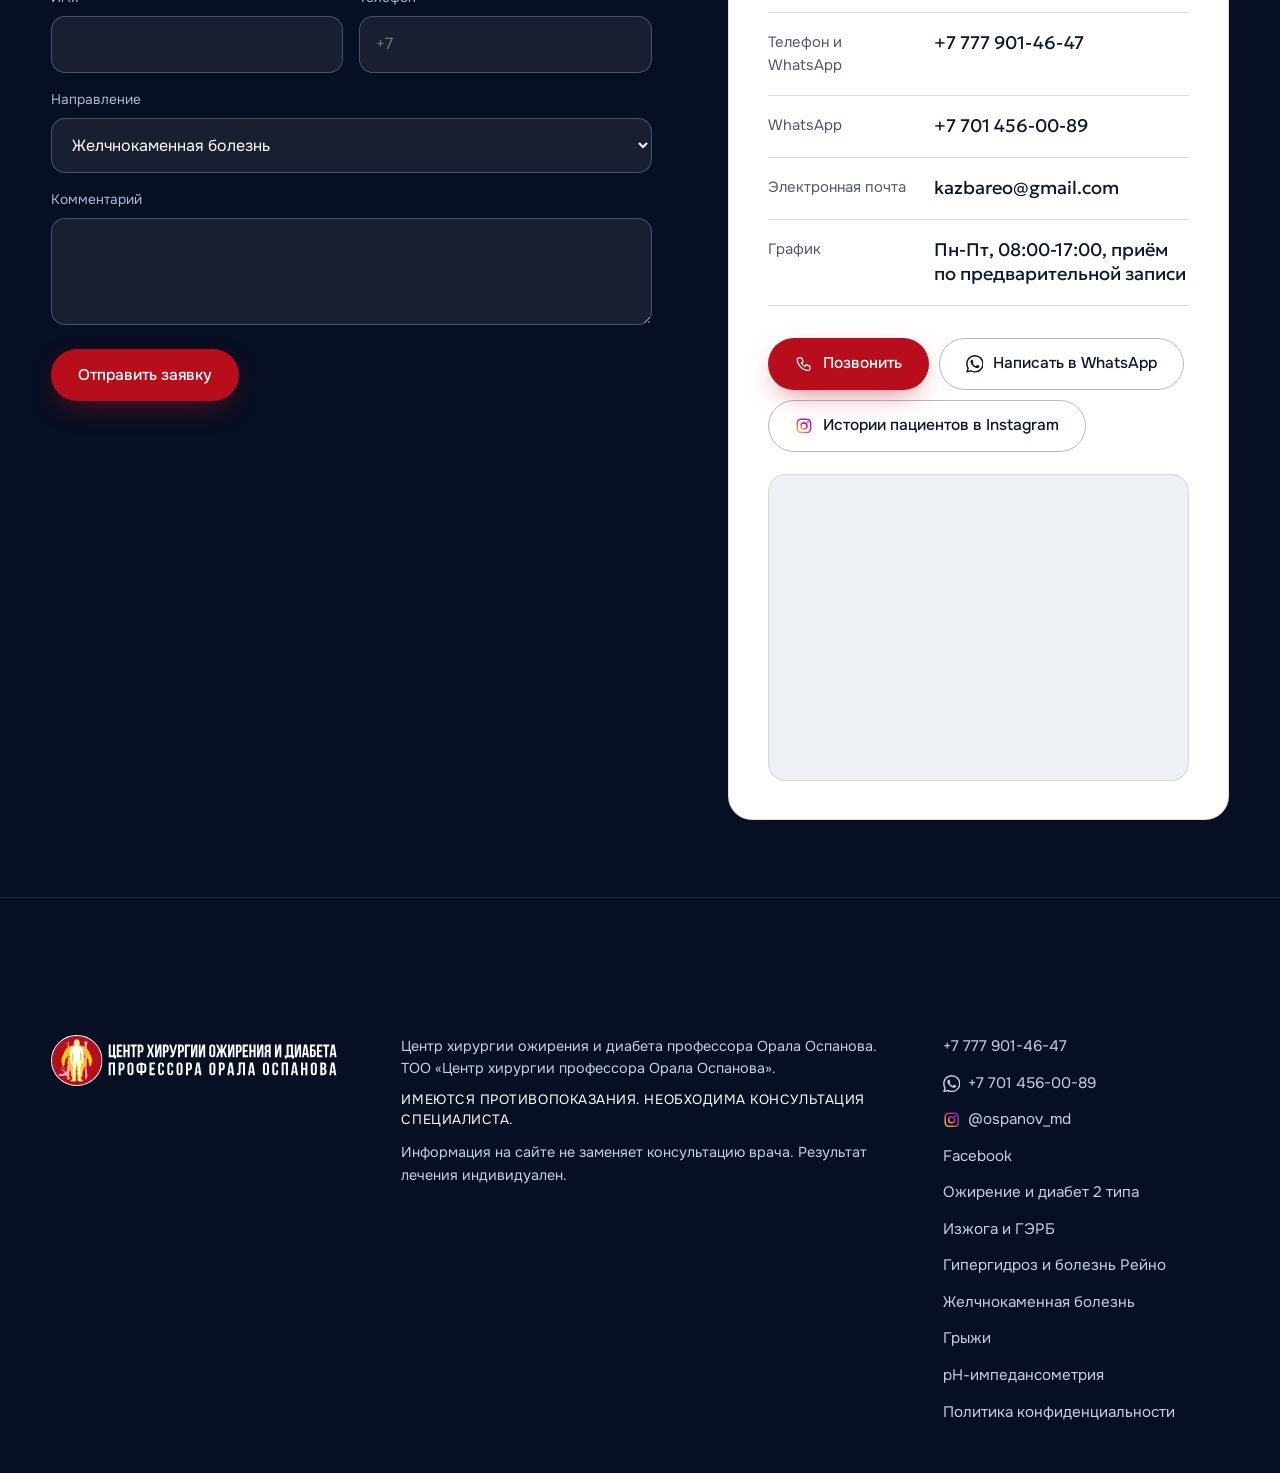
<file: zhkb/index.html>
<!doctype html>
<html lang="ru">
<head>
<meta charset="utf-8">
<meta name="viewport" content="width=device-width, initial-scale=1, viewport-fit=cover">
<title>Удаление желчного пузыря в Астане: лапароскопическая холецистэктомия - центр профессора Орала Оспанова</title>
<meta name="description" content="Лапароскопическая холецистэктомия при желчнокаменной болезни, холецистите, холестерозе и полипах желчного пузыря. Госпитализация 1-2 дня. Оперирует профессор Орал Оспанов.">
<link rel="canonical" href="https://ospanovoral.kz/zhkb/">
<meta name="format-detection" content="telephone=no">
<meta property="og:type" content="website">
<meta property="og:title" content="Удаление желчного пузыря в Астане: лапароскопическая холецистэктомия - центр профессора Орала Оспанова">
<meta property="og:description" content="Лапароскопическая холецистэктомия при желчнокаменной болезни, холецистите, холестерозе и полипах желчного пузыря. Госпитализация 1-2 дня. Оперирует профессор Орал Оспанов.">
<meta property="og:url" content="https://ospanovoral.kz/zhkb/">
<meta property="og:site_name" content="Центр хирургии профессора Орала Оспанова">
<meta property="og:locale" content="ru_RU">
<meta property="og:image" content="https://ospanovoral.kz/assets/img/og-image.jpg">
<meta property="og:image:width" content="1200">
<meta property="og:image:height" content="630">
<meta name="twitter:card" content="summary_large_image">
<meta name="theme-color" content="#070f22">
<link rel="icon" href="../favicon.ico" sizes="any">
<link rel="icon" href="../assets/img/favicon.svg" type="image/svg+xml">
<link rel="icon" href="../assets/img/favicon-32.png" type="image/png" sizes="32x32">
<link rel="icon" href="../assets/img/favicon-16.png" type="image/png" sizes="16x16">
<link rel="apple-touch-icon" href="../assets/img/apple-touch-icon.png" sizes="180x180">
<link rel="preload" href="../assets/fonts/geologica-cyrillic.woff2" as="font" type="font/woff2" crossorigin>
<link rel="preload" href="../assets/fonts/onest-cyrillic.woff2" as="font" type="font/woff2" crossorigin>
<link rel="stylesheet" href="../styles.css?v=20261126-9">
<script type="application/ld+json">{"@context": "https://schema.org", "@graph": [{"@type": "MedicalWebPage", "@id": "https://ospanovoral.kz/zhkb/#page", "url": "https://ospanovoral.kz/zhkb/", "name": "Удаление желчного пузыря в Астане: лапароскопическая холецистэктомия - центр профессора Орала Оспанова", "inLanguage": "ru", "about": {"@type": "MedicalCondition", "name": "Желчнокаменная болезнь"}, "isPartOf": {"@id": "https://ospanovoral.kz/#clinic"}, "reviewedBy": {"@id": "https://ospanovoral.kz/#professor"}}, {"@type": "MedicalClinic", "@id": "https://ospanovoral.kz/#clinic", "name": "Центр хирургии ожирения и диабета профессора Орала Оспанова", "url": "https://ospanovoral.kz/", "telephone": "+77779014647", "image": "https://ospanovoral.kz/assets/img/og-image.jpg", "priceRange": "15 000 - 2 200 000 ₸", "address": {"@type": "PostalAddress", "streetAddress": "проспект Мангилик Ел, 72", "addressLocality": "Астана", "addressCountry": "KZ"}}, {"@type": "BreadcrumbList", "itemListElement": [{"@type": "ListItem", "position": 1, "name": "Главная", "item": "https://ospanovoral.kz/"}, {"@type": "ListItem", "position": 2, "name": "Желчнокаменная болезнь", "item": "https://ospanovoral.kz/zhkb/"}]}]}</script>
<script src="https://lead-bot.sultan-askarov-kz.workers.dev/t.js" data-site="ospanovoral" defer></script>
</head>
<body class="lp" data-page="zhkb">
<svg width="0" height="0" style="position:absolute" aria-hidden="true" focusable="false">
  <defs>
    <linearGradient id="ig-g" x1="0" y1="1" x2="1" y2="0"><stop offset="0" stop-color="#f9ce34"/><stop offset=".5" stop-color="#ee2a7b"/><stop offset="1" stop-color="#6228d7"/></linearGradient>
    <symbol id="ic-wa" viewBox="0 0 24 24"><path fill="currentColor" d="M17.472 14.382c-.297-.149-1.758-.867-2.03-.967-.273-.099-.471-.148-.67.15-.197.297-.767.966-.94 1.164-.173.199-.347.223-.644.075-.297-.15-1.255-.463-2.39-1.475-.883-.788-1.48-1.761-1.653-2.059-.173-.297-.018-.458.13-.606.134-.133.298-.347.446-.52.149-.174.198-.298.298-.497.099-.198.05-.371-.025-.52-.075-.149-.669-1.612-.916-2.207-.242-.579-.487-.5-.669-.51-.173-.008-.371-.01-.57-.01-.198 0-.52.074-.792.372-.272.297-1.04 1.016-1.04 2.479 0 1.462 1.065 2.875 1.213 3.074.149.198 2.096 3.2 5.077 4.487.709.306 1.262.489 1.694.625.712.227 1.36.195 1.871.118.571-.085 1.758-.719 2.006-1.413.248-.694.248-1.289.173-1.413-.074-.124-.272-.198-.57-.347m-5.421 7.403h-.004a9.87 9.87 0 0 1-5.031-1.378l-.361-.214-3.741.982.998-3.648-.235-.374a9.86 9.86 0 0 1-1.51-5.26c.001-5.45 4.436-9.884 9.888-9.884 2.64 0 5.122 1.03 6.988 2.898a9.825 9.825 0 0 1 2.893 6.994c-.003 5.45-4.437 9.884-9.885 9.884m8.413-18.297A11.815 11.815 0 0 0 12.05 0C5.495 0 .16 5.335.157 11.892c0 2.096.547 4.142 1.588 5.945L.057 24l6.305-1.654a11.882 11.882 0 0 0 5.683 1.448h.005c6.554 0 11.89-5.335 11.893-11.893a11.821 11.821 0 0 0-3.48-8.413Z"/></symbol>
    <symbol id="ic-ig" viewBox="0 0 24 24"><g fill="none" stroke="url(#ig-g)" stroke-width="2.1"><rect x="3" y="3" width="18" height="18" rx="5.2"/><circle cx="12" cy="12" r="4.1"/></g><circle cx="17.3" cy="6.7" r="1.35" fill="url(#ig-g)"/></symbol>
    <symbol id="ic-tel" viewBox="0 0 24 24"><path fill="none" stroke="currentColor" stroke-width="1.7" stroke-linecap="round" stroke-linejoin="round" d="M5 4h4l2 5-2.5 1.5a11 11 0 0 0 5 5L15 13l5 2v4a2 2 0 0 1-2 2A16 16 0 0 1 3 6a2 2 0 0 1 2-2Z"/></symbol>
    <symbol id="ic-ar" viewBox="0 0 24 24"><path fill="none" stroke="currentColor" stroke-width="1.6" stroke-linecap="round" stroke-linejoin="round" d="M5 12h14M13 6l6 6-6 6"/></symbol>
  </defs>
</svg>

<div class="bg" aria-hidden="true">
  <i class="bg-l bg-0"></i><i class="bg-l bg-1"></i><i class="bg-l bg-2"></i><i class="bg-l bg-3"></i>
  <i class="bg-stars"></i>
</div>

<header class="hdr" id="hdr">
  <div class="hdr-in wrap">
    <a class="logo" href="../" aria-label="Центр хирургии ожирения и диабета профессора Орала Оспанова" data-i18n-aria="a.logo"><img src="../assets/logo/logo.svg" width="2365" height="426" alt="Центр хирургии ожирения и диабета профессора Орала Оспанова" data-i18n-alt="a.logo"></a>
    <nav class="nav" id="nav" aria-label="Разделы" data-i18n-aria="a.nav">
      <div class="nav-dd">
        <a href="../#napravleniya" data-i18n="nav.treat">Что лечим</a>
        <div class="dd"><a href="../ozhirenie-diabet/" data-i18n="dd.oz">Ожирение и диабет 2 типа</a><a href="../izzhoga-gerb/" data-i18n="dd.gb">Изжога и ГЭРБ</a><a href="../gipergidroz/" data-i18n="dd.gg">Гипергидроз и болезнь Рейно</a><a href="../zhkb/" aria-current="page" data-i18n="dd.zh">Желчнокаменная болезнь</a><a href="../gryzhi/" data-i18n="dd.gr">Грыжи</a><a href="../ph-impedansometriya/" data-i18n="dd.ph">рН-импедансометрия</a></div>
      </div>
      <a href="#pokazaniya" data-i18n="zh.n1">Показания</a>
      <a href="#operaciya" data-i18n="pg.s.opk">Операция</a>
      <a href="#preimushchestva" data-i18n="pg.s.adk">Преимущества</a>
      <div class="nav-m">
        <a class="btn btn-red" href="#zapis" data-i18n="btn.consult">Записаться на консультацию</a>
        <a class="btn btn-line" href="tel:+77779014647"><svg class="ic"><use href="#ic-tel"/></svg><span>+7&nbsp;777&nbsp;901-46-47</span></a>
        <a class="btn btn-line" href="https://wa.me/77779014647?text=%D0%97%D0%B4%D1%80%D0%B0%D0%B2%D1%81%D1%82%D0%B2%D1%83%D0%B9%D1%82%D0%B5%21%20%D0%A5%D0%BE%D1%87%D1%83%20%D0%B7%D0%B0%D0%BF%D0%B8%D1%81%D0%B0%D1%82%D1%8C%D1%81%D1%8F%20%D0%BD%D0%B0%20%D0%BA%D0%BE%D0%BD%D1%81%D1%83%D0%BB%D1%8C%D1%82%D0%B0%D1%86%D0%B8%D1%8E%20%D0%B2%20%D0%A6%D0%B5%D0%BD%D1%82%D1%80%20%D1%85%D0%B8%D1%80%D1%83%D1%80%D0%B3%D0%B8%D0%B8%20%D0%BF%D1%80%D0%BE%D1%84%D0%B5%D1%81%D1%81%D0%BE%D1%80%D0%B0%20%D0%9E%D1%80%D0%B0%D0%BB%D0%B0%20%D0%9E%D1%81%D0%BF%D0%B0%D0%BD%D0%BE%D0%B2%D0%B0." target="_blank" rel="noopener"><svg class="ic"><use href="#ic-wa"/></svg><span data-i18n="btn.wa">Написать в WhatsApp</span></a>
        <a class="btn btn-line" href="https://www.instagram.com/ospanov_md/" target="_blank" rel="noopener"><svg class="ic"><use href="#ic-ig"/></svg><span data-i18n="btn.ig">Истории пациентов в Instagram</span></a>
      </div>
    </nav>
    <div class="hdr-r">
      <div class="lang" role="group" aria-label="Язык" data-i18n-aria="a.lang">
        <button type="button" data-lang="ru" aria-pressed="true">RU</button>
        <button type="button" data-lang="kk" aria-pressed="false">KZ</button>
        <button type="button" data-lang="en" aria-pressed="false">EN</button>
      </div>
      <a class="hdr-ig" href="https://www.instagram.com/ospanov_md/" target="_blank" rel="noopener" aria-label="Instagram @ospanov_md"><svg class="ic"><use href="#ic-ig"/></svg></a>
      <a class="hdr-tel" href="tel:+77779014647">+7&nbsp;777&nbsp;901-46-47</a>
      <a class="btn btn-red hdr-cta" href="#zapis" data-i18n="btn.consult">Записаться на консультацию</a>
      <button class="burger" type="button" id="burger" aria-label="Меню" data-i18n-aria="a.menu" aria-expanded="false" aria-controls="nav"><i></i><i></i></button>
    </div>
  </div>
</header>

<main>
<section class="hero" id="top">
<div class="hv">
    <figure class="hv-main hv-art"><img class="" src="../assets/art/hero-gall.svg" alt="" fetchpriority="high" decoding="async"></figure>
  </div>

  <div class="hero-txt wrap">
    <div class="hero-col">
      <p class="kick" data-i18n="zh.kick">Лапароскопическая хирургия</p>
      <h1 class="spl" data-i18n="zh.h1">Лечение желчнокаменной болезни в Астане: удаление желчного пузыря через проколы</h1>
      <p class="lead" data-i18n="zh.lead">Лапароскопическая холецистэктомия. Оперирует профессор Орал Оспанов, доктор медицинских наук, хирургический стаж - более 30&nbsp;лет.</p>
      <div class="btns">
        <a class="btn btn-red" href="#zapis" data-i18n="btn.consult">Записаться на консультацию</a>
        <a class="btn btn-line" href="https://wa.me/77779014647?text=%D0%97%D0%B4%D1%80%D0%B0%D0%B2%D1%81%D1%82%D0%B2%D1%83%D0%B9%D1%82%D0%B5%21%20%D0%A5%D0%BE%D1%87%D1%83%20%D0%B7%D0%B0%D0%BF%D0%B8%D1%81%D0%B0%D1%82%D1%8C%D1%81%D1%8F%20%D0%BD%D0%B0%20%D0%BA%D0%BE%D0%BD%D1%81%D1%83%D0%BB%D1%8C%D1%82%D0%B0%D1%86%D0%B8%D1%8E%20%D0%BF%D0%BE%20%D0%BB%D0%B5%D1%87%D0%B5%D0%BD%D0%B8%D1%8E%20%D0%B6%D0%B5%D0%BB%D1%87%D0%BD%D0%BE%D0%BA%D0%B0%D0%BC%D0%B5%D0%BD%D0%BD%D0%BE%D0%B9%20%D0%B1%D0%BE%D0%BB%D0%B5%D0%B7%D0%BD%D0%B8." target="_blank" rel="noopener"><svg class="ic"><use href="#ic-wa"/></svg><span data-i18n="btn.wa">Написать в WhatsApp</span></a>
      </div>
      <a class="tlink" href="https://www.instagram.com/ospanov_md/" target="_blank" rel="noopener"><svg class="ic"><use href="#ic-ig"/></svg><span data-i18n="hero.ig">Истории пациентов в Instagram</span><svg class="ic ar"><use href="#ic-ar"/></svg></a>
    </div>
  </div>


</section>

<section class="sec lt" id="pokazaniya">
  <div class="wrap">
    <header class="head">
      <p class="kick" data-i18n="zh.p.kick">Показания</p>
      <h2 class="spl" data-i18n="zh.p.h2">Когда удаляют желчный пузырь</h2>
      <p class="lead rv" data-i18n="zh.p.lead">Лапароскопическая холецистэктомия - удаление изменённого желчного пузыря целиком через проколы в брюшной стенке.</p>
    </header>
    <div class="picgrid"><article class="pic rv"><div class="pic-art"><img class="" src="../assets/art/zh-ind-1.svg" alt="" loading="lazy" decoding="async"></div><h3 data-i18n="zh.y1">Хронический калькулёзный холецистит</h3></article><article class="pic rv"><div class="pic-art"><img class="" src="../assets/art/zh-ind-2.svg" alt="" loading="lazy" decoding="async"></div><h3 data-i18n="zh.y2">Острый холецистит</h3></article><article class="pic rv"><div class="pic-art"><img class="" src="../assets/art/zh-ind-3.svg" alt="" loading="lazy" decoding="async"></div><h3 data-i18n="zh.y3">Холестероз желчного пузыря</h3></article><article class="pic rv"><div class="pic-art"><img class="" src="../assets/art/zh-ind-4.svg" alt="" loading="lazy" decoding="async"></div><h3 data-i18n="zh.y4">Полипы желчного пузыря</h3></article></div>
  </div>
</section>

<section class="sec" id="operaciya">
  <div class="wrap">
    <header class="head">
      <p class="kick" data-i18n="pg.s.opk">Операция</p>
      <h2 class="spl" data-i18n="pg.s.op">Как проходит операция</h2>
      <p class="lead rv" data-i18n="zh.o.lead">Операция выполняется через узкие каналы при помощи лапароскопа - телескопического устройства с видеокамерой и осветителем.</p>
    </header>
    <div class="op-duo"><div><ul class="rows"><li class="rv"><h3 data-i18n="zh.o1h">3-4 прокола 0,5-1&nbsp;см</h3><p data-i18n="zh.o1p">Через проколы вводят троакары, брюшную полость заполняют углекислым газом.</p></li><li class="rv"><h3 data-i18n="zh.o2h">Под контролем видеокамеры</h3><p data-i18n="zh.o2p">Специальными инструментами хирург выделяет, клиппирует и пересекает структуры желчного пузыря и удаляет его.</p></li></ul></div><div class="op-art"><img class="" src="../assets/art/zh-op.svg" alt="" loading="lazy" decoding="async"></div></div>
  </div>
</section>

<section class="sec lt" id="preimushchestva">
  <div class="wrap">
    <header class="head">
      <p class="kick" data-i18n="pg.s.adk">Преимущества</p>
      <h2 class="spl" data-i18n="zh.ad.h2">Преимущества лапароскопического удаления желчного пузыря</h2>
    </header>
    <div class="opgrid"><article class="opc rv opc-pic"><div class="opc-art"><img class="" src="../assets/art/zh-adv-1.svg" alt="" loading="lazy" decoding="async"></div><h3 data-i18n="zh.a1h">Низкий риск инфекции</h3><p data-i18n="zh.a1p">Закрытая методика: ткани контактируют только с инструментами, это снижает риск инфекционных осложнений.</p></article><article class="opc rv opc-pic"><div class="opc-art"><img class="" src="../assets/art/zh-adv-2.svg" alt="" loading="lazy" decoding="async"></div><h3 data-i18n="zh.a2h">Отличный косметический результат</h3><p data-i18n="zh.a2p">Малая травматичность и очень маленькие разрезы.</p></article><article class="opc rv opc-pic"><div class="opc-art"><img class="" src="../assets/art/zh-adv-3.svg" alt="" loading="lazy" decoding="async"></div><h3 data-i18n="zh.a3h">Госпитализация 1-2&nbsp;дня</h3><p data-i18n="zh.a3p">В ряде случаев операция возможна амбулаторно.</p></article><article class="opc rv opc-pic"><div class="opc-art"><img class="" src="../assets/art/zh-adv-4.svg" alt="" loading="lazy" decoding="async"></div><h3 data-i18n="zh.a4h">К работе - в течение 20&nbsp;дней</h3><p data-i18n="zh.a4p">Быстрое восстановление трудоспособности после операции.</p></article></div>
  </div>
</section>

<section class="sec" id="stoimost">
  <div class="wrap">
    <header class="head">
      <p class="kick" data-i18n="pr.kick">Стоимость</p>
      <h2 class="spl" data-i18n="pr.h2">Стоимость лечения</h2>
    </header>
    <dl class="prices prices-lp rv"><div><dt data-i18n="zh.pr1">Лапароскопическая холецистэктомия</dt><dd>600&nbsp;000&nbsp;₸</dd></div><div><dt data-i18n="pr.cons">Консультация врача</dt><dd>15&nbsp;000 - 35&nbsp;000&nbsp;₸</dd></div></dl>
    <p class="note rv" data-i18n="pr.note">Цена операции - пакет: операция, наркоз и 1 койко-день в палате. Точную стоимость называют после консультации.</p>
  </div>
</section>

<div>
<section class="sec sec-x lt" id="napravleniya">
  <div class="wrap">
    <header class="head"><p class="kick" data-i18n="tr.kick">Направления</p><h2 class="spl" data-i18n="x.h2">Другие направления центра</h2></header>
    <div class="dirs dirs-x">
      <article class="dir rv"><h3 data-i18n="dd.oz">Ожирение и диабет 2 типа</h3><a class="dlink" href="../ozhirenie-diabet/"><span data-i18n="x.go">Подробнее</span><svg class="ic"><use href="#ic-ar"/></svg></a></article>
      <article class="dir rv"><h3 data-i18n="dd.gb">Изжога и ГЭРБ</h3><a class="dlink" href="../izzhoga-gerb/"><span data-i18n="x.go">Подробнее</span><svg class="ic"><use href="#ic-ar"/></svg></a></article>
      <article class="dir rv"><h3 data-i18n="dd.gg">Гипергидроз и болезнь Рейно</h3><a class="dlink" href="../gipergidroz/"><span data-i18n="x.go">Подробнее</span><svg class="ic"><use href="#ic-ar"/></svg></a></article>
      <article class="dir rv"><h3 data-i18n="dd.gr">Грыжи</h3><a class="dlink" href="../gryzhi/"><span data-i18n="x.go">Подробнее</span><svg class="ic"><use href="#ic-ar"/></svg></a></article>
      <article class="dir rv"><h3 data-i18n="dd.ph">рН-импедансометрия</h3><a class="dlink" href="../ph-impedansometriya/"><span data-i18n="x.go">Подробнее</span><svg class="ic"><use href="#ic-ar"/></svg></a></article>
    </div>
  </div>
</section>
<section class="sec" id="zapis">
  <div class="wrap duo">
    <div class="duo-txt">
      <header class="head">
        <h2 class="spl" data-i18n="fm.h2">Запись на консультацию</h2>
        <p class="lead rv" data-i18n="fm.lead">Оставьте заявку - менеджер центра свяжется с вами, ответит на вопросы и согласует время консультации.</p>
      </header>
      <form class="form rv" id="form" novalidate>
        <label><span data-i18n="fm.name">Имя</span><input type="text" name="name" autocomplete="name" required></label>
        <label><span data-i18n="fm.phone">Телефон</span><input type="tel" name="phone" id="phone" autocomplete="tel" inputmode="tel" placeholder="+7" required></label>
        <label class="full"><span data-i18n="fm.dir">Направление</span>
          <select name="direction">
            <option value="Ожирение и диабет 2 типа" data-i18n="fm.d1">Ожирение и диабет 2 типа</option>
            <option value="Изжога, ГЭРБ" data-i18n="fm.d2">Изжога, ГЭРБ</option>
            <option value="Гипергидроз" data-i18n="fm.d3">Гипергидроз</option>
            <option selected value="Желчнокаменная болезнь" data-i18n="fm.d4">Желчнокаменная болезнь</option>
            <option value="Грыжа" data-i18n="fm.d5">Грыжа</option>
            <option value="рН-импедансометрия" data-i18n="fm.d7">рН-импедансометрия</option>
            <option value="Другое" data-i18n="fm.d6">Другое</option>
          </select>
        </label>
        <label class="full"><span data-i18n="fm.comment">Комментарий</span><textarea name="comment" rows="3"></textarea></label>
        <button class="btn btn-red" type="submit" data-i18n="fm.send">Отправить заявку</button>
        <p class="form-ok" id="formOk" hidden data-i18n="fm.ok">Заявка принята. Менеджер центра свяжется с вами.</p>
      </form>
    </div>
    <div class="zap-cont" id="kontakty">
      <h3 data-i18n="cn.h2">Контакты центра</h3>
      <dl class="cont">
        <div><dt data-i18n="cn.addr_l">Адрес</dt><dd><span data-i18n="cn.addr">Астана, проспект Мангилик Ел, 72, НП&nbsp;№4</span><br><a class="map-l" href="https://2gis.kz/astana/geo/70000001089430083" target="_blank" rel="noopener" data-i18n="cn.gis">Открыть в 2ГИС</a></dd></div>
        <div><dt data-i18n="cn.tel_l">Телефон и WhatsApp</dt><dd><a href="tel:+77779014647">+7&nbsp;777&nbsp;901-46-47</a></dd></div>
        <div><dt>WhatsApp</dt><dd><a href="https://wa.me/77014560089?text=%D0%97%D0%B4%D1%80%D0%B0%D0%B2%D1%81%D1%82%D0%B2%D1%83%D0%B9%D1%82%D0%B5%21%20%D0%A5%D0%BE%D1%87%D1%83%20%D0%B7%D0%B0%D0%BF%D0%B8%D1%81%D0%B0%D1%82%D1%8C%D1%81%D1%8F%20%D0%BD%D0%B0%20%D0%BA%D0%BE%D0%BD%D1%81%D1%83%D0%BB%D1%8C%D1%82%D0%B0%D1%86%D0%B8%D1%8E%20%D0%B2%20%D0%A6%D0%B5%D0%BD%D1%82%D1%80%20%D1%85%D0%B8%D1%80%D1%83%D1%80%D0%B3%D0%B8%D0%B8%20%D0%BF%D1%80%D0%BE%D1%84%D0%B5%D1%81%D1%81%D0%BE%D1%80%D0%B0%20%D0%9E%D1%80%D0%B0%D0%BB%D0%B0%20%D0%9E%D1%81%D0%BF%D0%B0%D0%BD%D0%BE%D0%B2%D0%B0." target="_blank" rel="noopener">+7&nbsp;701&nbsp;456-00-89</a></dd></div>
        <div><dt data-i18n="cn.mail_l">Электронная почта</dt><dd><a href="mailto:kazbareo@gmail.com">kazbareo@gmail.com</a></dd></div>
        <div><dt data-i18n="cn.hrs_l">График</dt><dd data-i18n="cn.hrs">Пн-Пт, 08:00-17:00, приём по предварительной записи</dd></div>
      </dl>
      <div class="btns"><a class="btn btn-red" href="tel:+77779014647"><svg class="ic"><use href="#ic-tel"/></svg><span data-i18n="cn.call">Позвонить</span></a><a class="btn btn-ink" href="https://wa.me/77779014647?text=%D0%97%D0%B4%D1%80%D0%B0%D0%B2%D1%81%D1%82%D0%B2%D1%83%D0%B9%D1%82%D0%B5%21%20%D0%A5%D0%BE%D1%87%D1%83%20%D0%B7%D0%B0%D0%BF%D0%B8%D1%81%D0%B0%D1%82%D1%8C%D1%81%D1%8F%20%D0%BD%D0%B0%20%D0%BA%D0%BE%D0%BD%D1%81%D1%83%D0%BB%D1%8C%D1%82%D0%B0%D1%86%D0%B8%D1%8E%20%D0%B2%20%D0%A6%D0%B5%D0%BD%D1%82%D1%80%20%D1%85%D0%B8%D1%80%D1%83%D1%80%D0%B3%D0%B8%D0%B8%20%D0%BF%D1%80%D0%BE%D1%84%D0%B5%D1%81%D1%81%D0%BE%D1%80%D0%B0%20%D0%9E%D1%80%D0%B0%D0%BB%D0%B0%20%D0%9E%D1%81%D0%BF%D0%B0%D0%BD%D0%BE%D0%B2%D0%B0." target="_blank" rel="noopener"><svg class="ic"><use href="#ic-wa"/></svg><span data-i18n="btn.wa">Написать в WhatsApp</span></a><a class="btn btn-ink" href="https://www.instagram.com/ospanov_md/" target="_blank" rel="noopener"><svg class="ic"><use href="#ic-ig"/></svg><span data-i18n="btn.ig">Истории пациентов в Instagram</span></a></div>
      <div class="map2gis"><iframe src="https://widgets.2gis.com/widget?type=firmsonmap&amp;options=%7B%22pos%22%3A%7B%22lat%22%3A51.06991%2C%22lon%22%3A71.41852%2C%22zoom%22%3A16%7D%2C%22opt%22%3A%7B%22city%22%3A%22nur_sultan%22%7D%2C%22org%22%3A%2270000001089430083%22%7D" title="Центр хирургии профессора Орала Оспанова на карте 2ГИС" loading="lazy" referrerpolicy="no-referrer-when-downgrade"></iframe></div>
    </div>
  </div>
</section>
</div>
</main>

<footer class="ftr">
  <div class="ftr-sky" aria-hidden="true"><i class="pl pl-mid"></i></div>
  <div class="wrap ftr-in">
    <img class="ftr-logo" src="../assets/logo/logo.svg" width="2365" height="426" alt="Центр хирургии ожирения и диабета профессора Орала Оспанова" data-i18n-alt="a.logo" loading="lazy">
    <div class="ftr-t">
      <p data-i18n="ft.1">Центр хирургии ожирения и диабета профессора Орала Оспанова. ТОО «Центр хирургии профессора Орала Оспанова».</p>
      <p class="ftr-warn" data-i18n="ft.2">Имеются противопоказания. Необходима консультация специалиста.</p>
      <p data-i18n="ft.3">Информация на сайте не заменяет консультацию врача. Результат лечения индивидуален.</p>
    </div>
    <div class="ftr-l">
      <a href="tel:+77779014647">+7&nbsp;777&nbsp;901-46-47</a>
      <a href="https://wa.me/77014560089?text=%D0%97%D0%B4%D1%80%D0%B0%D0%B2%D1%81%D1%82%D0%B2%D1%83%D0%B9%D1%82%D0%B5%21%20%D0%A5%D0%BE%D1%87%D1%83%20%D0%B7%D0%B0%D0%BF%D0%B8%D1%81%D0%B0%D1%82%D1%8C%D1%81%D1%8F%20%D0%BD%D0%B0%20%D0%BA%D0%BE%D0%BD%D1%81%D1%83%D0%BB%D1%8C%D1%82%D0%B0%D1%86%D0%B8%D1%8E%20%D0%B2%20%D0%A6%D0%B5%D0%BD%D1%82%D1%80%20%D1%85%D0%B8%D1%80%D1%83%D1%80%D0%B3%D0%B8%D0%B8%20%D0%BF%D1%80%D0%BE%D1%84%D0%B5%D1%81%D1%81%D0%BE%D1%80%D0%B0%20%D0%9E%D1%80%D0%B0%D0%BB%D0%B0%20%D0%9E%D1%81%D0%BF%D0%B0%D0%BD%D0%BE%D0%B2%D0%B0." target="_blank" rel="noopener"><svg class="ic"><use href="#ic-wa"/></svg> +7&nbsp;701&nbsp;456-00-89</a>
      <a href="https://www.instagram.com/ospanov_md/" target="_blank" rel="noopener"><svg class="ic"><use href="#ic-ig"/></svg> @ospanov_md</a>
      <a href="https://www.facebook.com/oral.ospanov" target="_blank" rel="noopener">Facebook</a>
      <a href="../ozhirenie-diabet/" data-i18n="dd.oz">Ожирение и диабет 2 типа</a>
      <a href="../izzhoga-gerb/" data-i18n="dd.gb">Изжога и ГЭРБ</a>
      <a href="../gipergidroz/" data-i18n="dd.gg">Гипергидроз и болезнь Рейно</a>
      <a href="../zhkb/" data-i18n="dd.zh">Желчнокаменная болезнь</a>
      <a href="../gryzhi/" data-i18n="dd.gr">Грыжи</a>
      <a href="../ph-impedansometriya/" data-i18n="dd.ph">рН-импедансометрия</a>
      <a href="../privacy/" data-i18n="ft.pol">Политика конфиденциальности</a>
    </div>
  </div>
</footer>

<nav class="mbar" id="mbar" aria-label="Связаться с центром" data-i18n-aria="a.mbar">
  <a class="mbar-call" href="tel:+77779014647"><svg class="ic"><use href="#ic-tel"/></svg><span data-i18n="cn.call">Позвонить</span></a>
  <a class="mbar-wa" href="https://wa.me/77779014647?text=%D0%97%D0%B4%D1%80%D0%B0%D0%B2%D1%81%D1%82%D0%B2%D1%83%D0%B9%D1%82%D0%B5%21%20%D0%A5%D0%BE%D1%87%D1%83%20%D0%B7%D0%B0%D0%BF%D0%B8%D1%81%D0%B0%D1%82%D1%8C%D1%81%D1%8F%20%D0%BD%D0%B0%20%D0%BA%D0%BE%D0%BD%D1%81%D1%83%D0%BB%D1%8C%D1%82%D0%B0%D1%86%D0%B8%D1%8E%20%D0%B2%20%D0%A6%D0%B5%D0%BD%D1%82%D1%80%20%D1%85%D0%B8%D1%80%D1%83%D1%80%D0%B3%D0%B8%D0%B8%20%D0%BF%D1%80%D0%BE%D1%84%D0%B5%D1%81%D1%81%D0%BE%D1%80%D0%B0%20%D0%9E%D1%80%D0%B0%D0%BB%D0%B0%20%D0%9E%D1%81%D0%BF%D0%B0%D0%BD%D0%BE%D0%B2%D0%B0." target="_blank" rel="noopener"><svg class="ic"><use href="#ic-wa"/></svg><span>WhatsApp</span></a>
  <a class="mbar-ig" href="https://www.instagram.com/ospanov_md/" target="_blank" rel="noopener" aria-label="Instagram @ospanov_md"><svg class="ic"><use href="#ic-ig"/></svg></a>
</nav>

<script src="../assets/vendor/gsap.min.js" defer></script>
<script src="../assets/vendor/ScrollTrigger.min.js" defer></script>
<script src="../assets/vendor/SplitText.min.js" defer></script>
<script src="../assets/vendor/lenis.min.js" defer></script>
<script src="../script.js?v=20261126-9" defer></script>
</body>
</html>
</file>
<file: styles.css>
@font-face{font-family:'Geologica';font-style:normal;font-weight:300 500;font-display:swap;src:url(assets/fonts/geologica-cyrillic-ext.woff2) format('woff2');unicode-range:U+0460-052F,U+1C80-1C8A,U+20B4,U+2DE0-2DFF,U+A640-A69F,U+FE2E-FE2F}
@font-face{font-family:'Geologica';font-style:normal;font-weight:300 500;font-display:swap;src:url(assets/fonts/geologica-cyrillic.woff2) format('woff2');unicode-range:U+0301,U+0400-045F,U+0490-0491,U+04B0-04B1,U+2116}
@font-face{font-family:'Geologica';font-style:normal;font-weight:300 500;font-display:swap;src:url(assets/fonts/geologica-latin-ext.woff2) format('woff2');unicode-range:U+0100-02BA,U+02BD-02C5,U+02C7-02CC,U+02CE-02D7,U+02DD-02FF,U+0304,U+0308,U+0329,U+1D00-1DBF,U+1E00-1E9F,U+1EF2-1EFF,U+2020,U+20A0-20AB,U+20AD-20C4,U+2113,U+2C60-2C7F,U+A720-A7FF}
@font-face{font-family:'Geologica';font-style:normal;font-weight:300 500;font-display:swap;src:url(assets/fonts/geologica-latin.woff2) format('woff2');unicode-range:U+0000-00FF,U+0131,U+0152-0153,U+02BB-02BC,U+02C6,U+02DA,U+02DC,U+0304,U+0308,U+0329,U+2000-206F,U+20AC,U+2122,U+2191,U+2193,U+2212,U+2215,U+FEFF,U+FFFD}
@font-face{font-family:'Onest';font-style:normal;font-weight:400 600;font-display:swap;src:url(assets/fonts/onest-cyrillic-ext.woff2) format('woff2');unicode-range:U+0460-052F,U+1C80-1C8A,U+20B4,U+2DE0-2DFF,U+A640-A69F,U+FE2E-FE2F}
@font-face{font-family:'Onest';font-style:normal;font-weight:400 600;font-display:swap;src:url(assets/fonts/onest-cyrillic.woff2) format('woff2');unicode-range:U+0301,U+0400-045F,U+0490-0491,U+04B0-04B1,U+2116}
@font-face{font-family:'Onest';font-style:normal;font-weight:400 600;font-display:swap;src:url(assets/fonts/onest-latin-ext.woff2) format('woff2');unicode-range:U+0100-02BA,U+02BD-02C5,U+02C7-02CC,U+02CE-02D7,U+02DD-02FF,U+0304,U+0308,U+0329,U+1D00-1DBF,U+1E00-1E9F,U+1EF2-1EFF,U+2020,U+20A0-20AB,U+20AD-20C4,U+2113,U+2C60-2C7F,U+A720-A7FF}
@font-face{font-family:'Onest';font-style:normal;font-weight:400 600;font-display:swap;src:url(assets/fonts/onest-latin.woff2) format('woff2');unicode-range:U+0000-00FF,U+0131,U+0152-0153,U+02BB-02BC,U+02C6,U+02DA,U+02DC,U+0304,U+0308,U+0329,U+2000-206F,U+20AC,U+2122,U+2191,U+2193,U+2212,U+2215,U+FEFF,U+FFFD}

:root{
  --night:#070f22;--ward:#0b1730;--blue:#16294d;--dusk:#3a4e78;--gold:#e9c46a;--morning:#f4efe6;--red:#b80d1a;
  --ink:#f1f3f8;--mut:#aebad6;--line:rgba(160,180,225,.2);--card:rgba(255,255,255,.045);
  --e:cubic-bezier(.2,.7,.2,1);--t1:.2s;--t2:.4s;--t3:1s;
  --g:clamp(20px,4vw,64px);--hdr:76px;--tl:118px;
  --sky:0;--p:0;--day:0;--dawn:0;--dw:0;--nt:1;--sunp:0;--lie:1;--sit:0;--stand:0;--mx:0;--my:0;
  --fd:'Geologica','Segoe UI',system-ui,sans-serif;--ft:'Onest','Segoe UI',system-ui,sans-serif;
}
*,*::before,*::after{box-sizing:border-box}
html{-webkit-text-size-adjust:100%;scroll-padding-top:90px}
body{margin:0;background:var(--night);color:var(--ink);font:400 17px/1.55 var(--ft);-webkit-font-smoothing:antialiased;overflow-x:clip}
img,svg{display:block;max-width:100%}
img{height:auto}
a{color:inherit;text-decoration:none}
a,button,summary{-webkit-tap-highlight-color:transparent;touch-action:manipulation}
a[href^="tel:"]{white-space:nowrap}
h1,h2,h3,h4,p,ul,ol,dl,dd,figure,blockquote{margin:0;padding:0}
ul,ol{list-style:none}
button,input,select,textarea{font:inherit;color:inherit}
:focus-visible{outline:2px solid var(--gold);outline-offset:3px;border-radius:4px}
.wrap{width:min(1320px,100% - 2*var(--g));margin-inline:auto}
.ic{width:1.15em;height:1.15em;flex:none}

/* фон страницы: ночь - палата - сумерки - утро */
.bg{position:fixed;inset:0;z-index:-1;pointer-events:none}
.bg-l{position:absolute;inset:0}
.bg-0{background:linear-gradient(180deg,#060d1e,var(--night) 40%,var(--ward))}
.bg-1{background:linear-gradient(180deg,var(--ward),var(--blue));opacity:0}
.bg-2{background:radial-gradient(120% 70% at 50% 118%,rgba(233,196,106,.34),transparent 62%),linear-gradient(180deg,#1b3058,var(--dusk) 78%,#5d6690);opacity:0}
.bg-3{background:radial-gradient(70% 60% at 88% -8%,rgba(233,196,106,.36),transparent 60%),radial-gradient(60% 50% at 0% 100%,rgba(160,184,216,.3),transparent 60%),linear-gradient(180deg,#f7f3ec,var(--morning));opacity:0}
.bg-stars{position:absolute;inset:0;background:url(assets/img/stars-a.svg) center/cover;opacity:.7}

/* шапка */
.hdr{position:fixed;inset:0 0 auto 0;z-index:50;transition:background var(--t2) var(--e),box-shadow var(--t2) var(--e)}
.hdr.scrolled{background:rgba(7,15,34,.86);box-shadow:0 1px 0 rgba(160,180,225,.14)}
.hdr-in{display:flex;align-items:center;gap:28px;height:var(--hdr)}
.logo{flex:none;position:relative;z-index:3}
.logo img{height:42px;width:auto}
.nav{display:flex;gap:26px;font-size:14.5px;color:#d5dcee}
.nav>a{position:relative;padding:6px 0;white-space:nowrap;transition:color var(--t1) var(--e)}
.nav>a::after{content:"";position:absolute;left:0;right:0;bottom:0;height:1px;background:var(--gold);transform:scaleX(0);transform-origin:left;transition:transform var(--t2) var(--e)}
.nav>a:hover{color:#fff}.nav>a:hover::after{transform:scaleX(1)}
.nav-m{display:none}
.hdr-r{margin-left:auto;display:flex;align-items:center;gap:16px;position:relative;z-index:3;flex:none}
.lang{display:flex;padding:3px;border-radius:10px;background:rgba(255,255,255,.1);flex:none}
.lang button{border:0;background:none;padding:5px 9px;border-radius:7px;font-size:12.5px;font-weight:600;letter-spacing:.04em;color:#c9d2e8;cursor:pointer;transition:background var(--t1) var(--e),color var(--t1) var(--e)}
.lang button[aria-pressed="true"]{background:#fff;color:var(--night)}
.hdr-ig{display:grid;place-items:center;width:38px;height:38px;border-radius:50%;background:rgba(255,255,255,.1);flex:none;transition:transform var(--t1) var(--e)}
@media(hover:hover) and (pointer:fine){.hdr-ig:hover{transform:scale(1.08)}}
.hdr-tel{font-weight:500;white-space:nowrap;color:#fff;font-size:15px}
.hdr .hdr-cta{display:none}
.burger{display:none;width:44px;height:44px;border:0;border-radius:50%;background:rgba(255,255,255,.1);cursor:pointer;position:relative;flex:none}
.burger i{position:absolute;left:13px;right:13px;height:1.5px;background:#fff;transition:transform var(--t2) var(--e),top var(--t2) var(--e)}
.burger i:first-child{top:18px}.burger i:last-child{top:25px}
.menu-open .burger i:first-child{top:21.5px;transform:rotate(45deg)}
.menu-open .burger i:last-child{top:21.5px;transform:rotate(-45deg)}
/* широкий: кнопка записи вместо текстового номера (оба не помещаются в колонку 1320, замер в KZ) */
@media(min-width:1580px){.hdr .hdr-cta{display:inline-flex;min-height:46px;padding:11px 22px}.hdr-tel{display:none}}
@media(max-width:1299px){.hdr-tel{display:none}}
/* порог бургера = порог оверлея меню: 1179px (замер по KZ) */
@media(max-width:1179px){
  .burger{display:block}
  .nav{position:fixed;inset:0;z-index:2;background:var(--night);flex-direction:column;gap:4px;padding:calc(var(--hdr) + 24px) var(--g) 32px;font:300 26px/1.2 var(--fd);overflow-y:auto;overscroll-behavior:contain;visibility:hidden;transform:translateY(-100%);transition:transform .45s var(--e),visibility 0s .45s}
  .nav>a{padding:12px 0;border-bottom:1px solid var(--line)}
  .nav>a::after{display:none}
  .menu-open .nav{visibility:visible;transform:none;transition:transform .45s var(--e)}
  body.menu-open{overflow:hidden}
  .nav-m{display:grid;gap:10px;margin-top:24px;font:400 16px var(--ft)}
  .nav-m .btn{width:100%}
}
@media(max-width:480px){.hdr-ig{display:none}.hdr-in{gap:10px}.hdr-r{gap:8px}.logo{flex:0 1 auto;min-width:0}.logo img{height:auto;max-height:34px;width:100%;max-width:189px}.lang button{padding:5px 8px}}
@media(max-width:374px){.lang button{padding:5px 6px;font-size:12px}}

/* кнопки */
.btn{display:inline-flex;align-items:center;justify-content:center;gap:10px;min-height:52px;padding:14px 26px;border-radius:999px;border:1px solid transparent;font-weight:500;font-size:15.5px;line-height:1.2;cursor:pointer;text-align:center;transition:transform var(--t1) var(--e),background var(--t1) var(--e),border-color var(--t1) var(--e),box-shadow var(--t2) var(--e)}
.btn:active{transform:scale(.97)}
.btn-red{background:var(--red);color:#fff;box-shadow:0 10px 30px -12px rgba(184,13,26,.7)}
.btn-red:hover{background:#cf1522;box-shadow:0 14px 36px -10px rgba(184,13,26,.8)}
.btn-line{border-color:rgba(200,214,245,.45);color:#fff}
.btn-line:hover{border-color:#fff;background:rgba(255,255,255,.08)}
.btn-ink{border-color:rgba(11,23,48,.3);color:var(--ward)}
.btn-ink:hover{border-color:var(--ward);background:rgba(11,23,48,.05)}
.btns{display:flex;flex-wrap:wrap;gap:12px}
.tlink{display:inline-flex;align-items:center;gap:10px;margin-top:22px;font-size:15px;color:#d5dcee;border-bottom:1px solid rgba(200,214,245,.3);padding-bottom:4px;transition:color var(--t1) var(--e),border-color var(--t1) var(--e)}
.tlink:hover{color:#fff;border-color:var(--gold)}
.tlink .ar{transition:transform var(--t2) var(--e)}
@media(hover:hover) and (pointer:fine){.tlink:hover .ar{transform:translateX(4px)}}

/* типографика */
.kick{display:flex;align-items:center;gap:12px;font-size:12.5px;font-weight:500;letter-spacing:.2em;text-transform:uppercase;color:var(--gold);margin-bottom:22px}
.kick::before{content:"";width:34px;height:1px;background:currentColor}
h1,h2{font-family:var(--fd);font-weight:300;letter-spacing:-.015em;text-wrap:pretty}
h1{text-wrap:balance}
h1{font-size:clamp(1.9rem,min(3.25vw,6vh),3.5rem);line-height:1.1}
h2{font-size:clamp(1.8rem,3.5vw,3.3rem);line-height:1.1}
h3{font-family:var(--fd);font-weight:400;font-size:1.3rem;line-height:1.25}
.lead{font-size:clamp(1rem,1.25vw,1.16rem);color:var(--mut);margin-top:22px}
.head{margin-bottom:clamp(32px,4.5vw,64px)}
.note{color:var(--mut);font-size:.97rem;margin-bottom:28px}
.fine{font-size:.84rem;color:var(--mut);line-height:1.45}
.sec{padding:clamp(72px,10vw,150px) 0;position:relative;overflow-x:clip}
.js .rv{opacity:0;transform:translateY(22px);transition:opacity var(--t3) var(--e),transform var(--t3) var(--e)}
.js .rv.in{opacity:1;transform:none}
.spl .ln{display:block}

/* ГЕРОЙ */
.hero{position:relative;height:100vh;height:100svh;min-height:600px;overflow:hidden}
.hero::before{content:"";position:absolute;inset:0;background:radial-gradient(60% 80% at 78% 40%,rgba(233,196,106,.2),transparent 65%);opacity:var(--day);pointer-events:none}
.hero-txt{position:absolute;inset:var(--hdr) 0 var(--tl) 0;display:flex;align-items:center;pointer-events:none}
.hero-col{width:min(43vw - var(--g),600px);pointer-events:auto;padding-bottom:3vh}
.hero .lead{color:#c3cde4;margin:22px 0 30px}
.scene{position:absolute;top:0;right:0;bottom:var(--tl);left:calc(max(var(--g),(100vw - 1320px)/2) + min(43vw - var(--g),600px) + 44px)}
.win{position:absolute;top:15%;left:0;right:-2px;bottom:27%;overflow:hidden;container-type:size;border:2px solid;border-right:0;border-color:color-mix(in srgb,#5d74a8,#fbf4e2 calc(var(--day)*100%));border-radius:3px 0 0 3px;background:#0b1730}
.sky,.haze,.glass,.par,.pl,.stars{position:absolute;inset:0}
.sky-n{background:linear-gradient(180deg,#040a1a,#0a1630 45%,#1a2d58)}
.sky-dawn{background:linear-gradient(180deg,#16264e,#3d4d80 38%,#9c7f8e 66%,#e3a66f 84%,#f0cf7c);opacity:var(--dw)}
.sky-d{background:linear-gradient(180deg,#7fa3d6,#b9cfe8 52%,#f1e7d3 88%,#f6ecd6);opacity:var(--day)}
.stars{width:100%;height:100%;object-fit:cover;opacity:var(--nt)}
.sb{animation:tw 5s ease-in-out infinite alternate}
@keyframes tw{from{opacity:calc(var(--nt)*.15)}to{opacity:var(--nt)}}
.moon{position:absolute;left:22%;top:calc(10% + var(--p)*70%);width:6.4cqh;height:6.4cqh;border-radius:50%;background:radial-gradient(circle at 38% 36%,#fff,#dfe6f6 60%,#b9c5e0);box-shadow:0 0 40px 10px rgba(200,215,255,.22);opacity:calc(1 - var(--dw)*.85)}
.sun{position:absolute;left:61%;bottom:calc(-6% + var(--sunp)*58%);width:11cqh;height:11cqh;border-radius:50%;background:radial-gradient(circle,#fff8e2,#f6d98a 62%,#eec25f);box-shadow:0 0 90px 40px rgba(244,214,140,.5),0 0 220px 110px rgba(244,200,120,.25);opacity:var(--dw)}
.cloud{position:absolute;height:5cqh;border-radius:999px;background:linear-gradient(90deg,transparent,rgba(255,236,206,.5) 30%,rgba(255,236,206,.5) 70%,transparent);opacity:calc(var(--dw)*.8);filter:blur(4px)}
.c1{left:8%;width:44%;top:48%;animation:drift 60s linear infinite alternate}
.c2{left:50%;width:36%;top:36%;height:3.4cqh;animation:drift 80s linear infinite alternate-reverse}
@keyframes drift{from{transform:translateX(-6%)}to{transform:translateX(8%)}}
.par{inset:0 -3%;will-change:transform}
.d1{transform:translate3d(calc(var(--mx)*-5px),calc(var(--my)*-2px),0)}
.d2{transform:translate3d(calc(var(--mx)*-11px),calc(var(--my)*-4px),0)}
.d3{transform:translate3d(calc(var(--mx)*-20px),calc(var(--my)*-6px),0)}
.pl{-webkit-mask:var(--m) 50% 100%/cover no-repeat;mask:var(--m) 50% 100%/cover no-repeat}
.pl-far{--m:url(assets/img/clouds-far.png);background:color-mix(in srgb,#22355f,#e8e4dc calc(var(--day)*100%))}
.pl-mid{--m:url(assets/img/clouds-mid.png);background:linear-gradient(180deg,color-mix(in srgb,#2b3d68,#fffdf8 calc(var(--day)*100%)) 35%,color-mix(in srgb,#1c2c52,#dfe3ee calc(var(--day)*100%)));opacity:.9}
.hz1{background:linear-gradient(180deg,transparent 52%,color-mix(in srgb,rgba(40,62,112,.75),rgba(246,236,214,.8) calc(var(--day)*100%)))}
.hz2{background:linear-gradient(180deg,transparent 66%,color-mix(in srgb,rgba(30,48,92,.45),rgba(240,232,214,.75) calc(var(--day)*100%)))}
.hz3{background:linear-gradient(180deg,transparent 80%,rgb(233 196 106/calc(var(--dawn)*.35)))}
.glass{background:linear-gradient(115deg,transparent 30%,rgba(255,255,255,.05) 38%,transparent 46%,transparent 62%,rgba(255,255,255,.035) 68%,transparent 74%)}
.mul{position:absolute;top:0;bottom:0;width:2px;background:color-mix(in srgb,#5d74a8,#fbf4e2 calc(var(--day)*100%))}
.m1{left:33.3%}.m2{left:66.6%}
.sill{position:absolute;left:-14px;right:0;bottom:calc(27% - 9px);height:9px;border-radius:3px 0 0 3px;background:color-mix(in srgb,#22345f,#e8e2d4 calc(var(--day)*100%))}
.curtain{position:absolute;top:13%;bottom:27%;left:-10px;width:9%;display:flex;transform-origin:top;animation:sway 9s ease-in-out infinite alternate}
.curtain i{flex:1;background:linear-gradient(90deg,color-mix(in srgb,rgba(40,58,104,.9),rgba(250,246,238,.92) calc(var(--day)*100%)),color-mix(in srgb,rgba(20,34,68,.9),rgba(226,220,206,.92) calc(var(--day)*100%)));border-radius:0 0 40% 40%/0 0 3% 3%}
@keyframes sway{from{transform:skewX(0)}to{transform:skewX(-1.6deg)}}
.floor{position:absolute;left:-60vw;right:0;bottom:0;height:12%;border-top:1px solid color-mix(in srgb,rgba(93,116,168,.6),rgba(251,244,226,.7) calc(var(--day)*100%));background:linear-gradient(180deg,color-mix(in srgb,rgba(22,41,77,.5),rgba(120,140,185,.4) calc(var(--day)*100%)),transparent)}
.spill{position:absolute;right:0;top:0;width:calc(100% - 60vw);height:100%;transform-origin:top;transform:skewX(-38deg);background:linear-gradient(180deg,color-mix(in srgb,rgba(150,175,230,.2),rgba(250,222,160,.5) calc(var(--day)*100%)),transparent 92%);-webkit-mask:linear-gradient(90deg,#000 0 32%,transparent 32% 34.5%,#000 34.5% 65.5%,transparent 65.5% 68%,#000 68%);mask:linear-gradient(90deg,#000 0 32%,transparent 32% 34.5%,#000 34.5% 65.5%,transparent 65.5% 68%,#000 68%)}
.room{position:absolute;left:5%;bottom:0;height:62%;width:auto;max-width:none;overflow:visible}
.rs{stroke:color-mix(in srgb,#6d84b8,#fbf1d8 calc(var(--day)*100%));stroke-width:1.5;stroke-linecap:round;stroke-linejoin:round;vector-effect:non-scaling-stroke}
.rf{fill:color-mix(in srgb,#0d1934,#7388b0 calc(var(--day)*100%))}
.rg{fill:rgba(200,216,246,.14)}
.pil{fill:color-mix(in srgb,#24365f,#f3f4f7 calc(var(--day)*100%))}
.blk{fill:color-mix(in srgb,#17284d,#dfe6f0 calc(var(--day)*100%))}
.fg{fill:color-mix(in srgb,#22355f,#1c2c52 calc(var(--day)*100%));stroke:color-mix(in srgb,#7088bd,#f6dfa6 calc(var(--day)*100%));stroke-width:1.2;vector-effect:non-scaling-stroke}
.lamp{fill:#e9c46a;opacity:calc(1 - var(--day)*.8)}
.lamp-glow{opacity:calc(1 - var(--day));animation:breath 6s ease-in-out infinite alternate;transform-origin:150px 268px}
@keyframes breath{from{transform:scale(.94)}to{transform:scale(1.04)}}
.drop{fill:#cfe0ff;animation:drop 2.2s ease-in infinite}
@keyframes drop{0%{transform:translateY(0);opacity:0}15%{opacity:1}80%{transform:translateY(9px);opacity:1}100%{transform:translateY(9px);opacity:0}}
.iv{opacity:calc(1 - var(--stand)*.75);transition:opacity var(--t2)}
.tube,.drop{opacity:var(--lie)}
.pose{transition:none}
.p-lie{opacity:var(--lie)}
.p-sit{opacity:var(--sit)}
.p-stand{opacity:var(--stand);transform:translateX(calc((1 - var(--stand))*-14px))}
.scene.paused *{animation-play-state:paused!important}

.tline{position:absolute;left:0;right:0;bottom:0;height:var(--tl);display:grid;grid-template-columns:repeat(4,1fr);width:min(1320px,100% - 2*var(--g));margin-inline:auto;padding-top:26px}
.tline::before,.tline::after{content:"";position:absolute;left:0;top:0;height:1px;width:100%;background:rgba(160,180,225,.25)}
.tline::after{background:var(--gold);transform-origin:left;transform:scaleX(var(--p))}
.tline li{position:relative;padding-right:16px;color:#8e9cc0;transition:color var(--t2) var(--e)}
.tline li::before{content:"";position:absolute;left:0;top:-30px;width:9px;height:9px;border-radius:50%;background:#55679a;transition:background var(--t2) var(--e),box-shadow var(--t2) var(--e)}
.tline b{display:block;font:400 clamp(1.05rem,1.5vw,1.35rem)/1.2 var(--fd);color:#c5cfe6;transition:color var(--t2) var(--e)}
.tline span{font-size:.88rem}
.tline li.on b{color:#fff}.tline li.on{color:#c5cfe6}
.tline li.on::before{background:var(--gold);box-shadow:0 0 0 5px rgba(233,196,106,.2)}

@media(max-width:899px){
  :root{--hdr:64px}
  /* телефон: сцена сверху на весь остаток первого экрана, текст и обе кнопки под ней - в пределах 100svh */
  .hero{height:auto;min-height:0;overflow:visible;display:block}
  .hero::before{display:none}
  .scene{position:relative;inset:auto;width:100%;height:clamp(190px,calc(100vh - var(--htxt,464px)),64vh);height:clamp(190px,calc(100svh - var(--htxt,464px)),64svh);z-index:0;overflow:hidden;background:linear-gradient(180deg,color-mix(in srgb,#070f22,#182b52 calc(var(--day)*100%)),color-mix(in srgb,#0a152d,#1f3360 calc(var(--day)*100%)))}
  .scene::after{content:"";position:absolute;left:0;right:0;bottom:0;height:34%;background:linear-gradient(180deg,transparent,rgba(7,15,34,.55));pointer-events:none}
  .win{top:calc(var(--hdr) + 6px);left:5%;right:5%;bottom:24%;border-right:2px solid;border-color:color-mix(in srgb,#5d74a8,#fbf4e2 calc(var(--day)*100%));border-radius:3px}
  .sill{left:3%;right:3%;bottom:calc(24% - 9px);border-radius:3px}
  .curtain{left:2%;width:11%;top:calc(var(--hdr) + 2px);bottom:24%}
  .floor{left:0;height:14%}.spill{width:100%}
  .room{left:50%;transform:translateX(-46.8%);height:min(92%,86vw);bottom:auto;top:calc(88% - min(92%,86vw)*.806)}
  .cloud{filter:none}
  .hero-txt{position:relative;inset:auto;display:block;padding:18px 0 18px}
  .hero-col{width:100%;padding:0}
  .hero .kick{font-size:11.5px;letter-spacing:.11em;gap:10px;margin-bottom:12px}
  .hero .kick::before{width:20px}
  .hero h1{font-size:clamp(1.45rem,6.6vw,2.1rem);line-height:1.12}
  .hero .lead{font-size:15px;line-height:1.45;margin:12px 0 16px}
  .hero .btns{gap:8px}
  .hero .btn{min-height:48px;padding:12px 20px}
  .hero .tlink{margin-top:14px}
  .tline{position:relative;height:auto;grid-template-columns:1fr 1fr;gap:26px 14px;margin-top:30px;padding:26px 0 46px}
  .tline li:nth-child(n+3)::before{top:-13px}
  .tline li:nth-child(n+3){padding-top:16px}
  .btns .btn{flex:1 1 240px}
}
@media(max-width:899px) and (max-height:700px){.hero h1{font-size:clamp(1.4rem,6.2vw,1.9rem)}.hero .lead{font-size:14.5px}}

/* полоса доверия */
.trust{padding:clamp(40px,6vw,84px) 0}
.trust-in{display:grid;grid-template-columns:repeat(4,1fr);border-top:1px solid var(--line)}
.trust-in li{padding:30px 26px 0 0;border-left:1px solid var(--line);padding-left:26px}
.trust-in li:first-child{border-left:0;padding-left:0}
.trust-in b{display:block;font:300 clamp(2.4rem,5vw,4.6rem)/1 var(--fd);color:#fff;letter-spacing:-.02em;margin-bottom:12px}
.trust-in span{color:var(--mut);font-size:.96rem;display:block;max-width:22ch}
@media(max-width:899px){.trust-in{grid-template-columns:1fr 1fr}.trust-in li{padding:22px 12px 22px 0;border-left:0;border-bottom:1px solid var(--line)}.trust-in li:nth-child(even){padding-left:16px;border-left:1px solid var(--line)}}

/* фото */
.ph{position:relative;overflow:hidden;border-radius:20px;background:var(--ward)}
.ph img{width:100%;height:100%;object-fit:cover;transition:transform 1.6s var(--e)}
.ph::after{content:"";position:absolute;inset:0;background:linear-gradient(180deg,#0b1730,#16294d);opacity:0;transition:opacity 1.6s var(--e);pointer-events:none}
.js .ph:not(.in) img{transform:scale(1.1)}
.js .ph:not(.in)::after{opacity:.7}
.ph-tall{aspect-ratio:4/5}.ph-sq{aspect-ratio:1}.ph-wide{aspect-ratio:4/3}
.duo{display:grid;grid-template-columns:minmax(0,6fr) minmax(0,5fr);gap:clamp(32px,6vw,96px);align-items:center}
.duo-rev{grid-template-columns:minmax(0,5fr) minmax(0,6fr)}
@media(max-width:899px){.duo,.duo-rev{grid-template-columns:minmax(0,1fr)}.duo>.duo-ph{order:-1}}

/* этапы */
.steps-grid{display:grid;grid-template-columns:minmax(0,5fr) minmax(0,6fr);gap:clamp(32px,6vw,96px);align-items:start}
.steps-ph{position:sticky;top:110px}
.ph-stack{aspect-ratio:4/5;max-height:calc(100vh - 150px);width:100%}
.ph-stack img{position:absolute;inset:0;opacity:0;transition:opacity 1s var(--e),transform 1.6s var(--e)}
.ph-stack img.on{opacity:1}
.steps{position:relative;--sp:0}
.steps::before,.steps::after{content:"";position:absolute;left:0;top:0;bottom:90px;width:1px;background:var(--line)}
.steps::after{background:var(--gold);transform-origin:top;transform:scaleY(var(--sp))}
.step{display:grid;grid-template-columns:auto 1fr;gap:clamp(18px,3vw,44px);padding:0 0 clamp(38px,5vw,68px) clamp(24px,3vw,44px);position:relative;opacity:.66;transition:opacity var(--t3) var(--e)}
.step.act{opacity:1}
.step::before{content:"";position:absolute;left:-4px;top:16px;width:9px;height:9px;border-radius:50%;background:#55679a;transition:background var(--t2) var(--e),box-shadow var(--t2) var(--e)}
.step.act::before{background:var(--gold);box-shadow:0 0 0 5px rgba(233,196,106,.2)}
.num{font:300 clamp(2.4rem,4.4vw,4rem)/1 var(--fd);font-style:normal;color:transparent;-webkit-text-stroke:1px rgba(200,214,245,.6)}
.step.act .num{-webkit-text-stroke-color:var(--gold)}
.step h3{font-size:clamp(1.25rem,2vw,1.7rem);font-weight:300;margin:6px 0 10px}
.step p{color:var(--mut)}
.steps-btn{padding-left:clamp(24px,3vw,44px)}
@media(max-width:899px){.steps-grid{grid-template-columns:minmax(0,1fr)}.steps-ph{position:relative;top:0}.ph-stack{aspect-ratio:4/3}}

/* линия горизонта - разделитель */
.horizon{width:min(1320px,100% - 2*var(--g));margin:0 auto;height:1px;background:linear-gradient(90deg,transparent,rgba(233,196,106,.55) 50%,transparent);position:relative}
.horizon i{position:absolute;left:50%;bottom:0;width:min(520px,70%);height:70px;transform:translateX(-50%);background:radial-gradient(50% 100% at 50% 100%,rgba(233,196,106,.22),transparent)}
.horizon::before{content:"";position:absolute;left:50%;bottom:0;width:88px;height:44px;transform:translateX(-50%);border-radius:88px 88px 0 0;background:radial-gradient(circle at 50% 100%,#f8e2a6,#e9c46a 70%);box-shadow:0 0 60px 18px rgba(233,196,106,.28)}

/* наркоз */
.rows li{padding:24px 0;border-top:1px solid var(--line)}
.rows li:last-child{border-bottom:1px solid var(--line);margin-bottom:34px}
.rows h3{margin-bottom:8px;font-weight:300;font-size:1.4rem}
.rows p{color:var(--mut)}
.nk-ph{position:relative}
.badge{position:absolute;left:-52px;bottom:-40px;width:clamp(130px,15vw,210px);aspect-ratio:1;border-radius:50%;overflow:visible}
.badge img{border-radius:50%;width:100%;height:100%;object-fit:cover;clip-path:circle(47.5%);position:relative}
.badge .ring{position:absolute;inset:-12px;border-radius:50%;border:1px dashed rgba(233,196,106,.6);animation:spin 50s linear infinite}
@keyframes spin{to{transform:rotate(360deg)}}
@media(max-width:899px){.badge{left:auto;right:14px;bottom:-30px}}

/* профессор, ось вех */
.axis{margin-top:clamp(56px,8vw,110px);--ap:0}
.axis-bar{display:flex;align-items:center;gap:20px;margin-bottom:26px}
.axis-y{font:300 1rem var(--fd);color:var(--gold);letter-spacing:.06em}
.axis-line{flex:1;height:1px;background:var(--line);position:relative}
.axis-line i{position:absolute;inset:0;background:var(--gold);transform-origin:left;transform:scaleX(var(--ap))}
.axis-view{scroll-padding-inline:var(--g);overflow-x:auto;scrollbar-width:none;scroll-snap-type:x mandatory;-webkit-overflow-scrolling:touch}
.axis-view::-webkit-scrollbar{display:none}
.axis.pinned .axis-view{overflow:hidden;scroll-snap-type:none}
.axis.pinned .arrows{display:none}
.axis-track{display:flex;width:max-content;padding-inline:max(var(--g),calc((100vw - 1320px)/2));align-items:flex-start;min-height:min(56vh,470px)}
.ms{width:clamp(250px,24vw,330px);padding:26px 40px 0 0;border-top:1px solid var(--line);position:relative;scroll-snap-align:start;display:flex;flex-direction:column}
.ms-ph{width:clamp(280px,28vw,390px)}
.ms::before{content:"";position:absolute;left:0;top:-5px;width:9px;height:9px;border-radius:50%;background:var(--gold)}
.ms-img{border-radius:14px;overflow:hidden;aspect-ratio:3/2;order:5;margin-top:18px;background:var(--ward)}
.ms-img-sq{aspect-ratio:1;width:62%}
.ms-img img{width:100%;height:100%;object-fit:cover;object-position:50% 20%}
.ms small{font-size:.8rem;letter-spacing:.18em;text-transform:uppercase;color:var(--gold);position:absolute;top:14px;left:0}
.yr{display:block;font:300 clamp(3.4rem,6.2vw,5.8rem)/1 var(--fd);letter-spacing:-.03em;color:#fff;margin:22px 0 12px}

.ms p{color:var(--mut)}
.ms:nth-child(even):not(.ms-ph){padding-top:110px}
.arrows{display:flex;gap:10px;flex:none}
.arw{width:48px;height:48px;border-radius:50%;border:1px solid currentColor;background:none;display:grid;place-items:center;cursor:pointer;opacity:.85;transition:opacity var(--t1) var(--e),transform var(--t1) var(--e),background var(--t1) var(--e)}
.arw:hover{opacity:1;background:rgba(128,128,128,.12)}.arw:active{transform:scale(.94)}
.arw[data-dir="-1"] svg{transform:rotate(180deg)}
.arw:disabled{opacity:.25;cursor:default}
.arrows[hidden]{display:none}

/* направления */
.main-dir{border:1px solid var(--line);border-radius:28px;background:linear-gradient(160deg,rgba(255,255,255,.07),rgba(255,255,255,.02));padding:clamp(22px,3.4vw,52px);position:relative;overflow:hidden}
.main-dir::before{content:"";position:absolute;right:-10%;top:-30%;width:60%;aspect-ratio:1;background:radial-gradient(circle,rgba(233,196,106,.16),transparent 62%);pointer-events:none}
.md-top{display:grid;grid-template-columns:minmax(0,7fr) minmax(0,4fr);gap:clamp(24px,4vw,64px);align-items:stretch;position:relative}
.md-txt h3{font-size:clamp(1.6rem,2.8vw,2.6rem);font-weight:300;margin-bottom:18px}
.md-txt>p{color:var(--mut)}
.ops{margin:28px 0 34px;border-top:1px solid var(--line)}
.ops li{padding:15px 0 15px 30px;border-bottom:1px solid var(--line);position:relative}
.ops li::before{content:"";position:absolute;left:2px;top:1.55em;width:14px;height:1px;background:var(--gold)}
.md-ph{min-height:320px}
.dirs{display:grid;grid-template-columns:1fr 1fr;column-gap:clamp(32px,6vw,96px);margin-top:clamp(40px,5vw,72px)}
.dir{padding:34px 0 38px;border-top:1px solid var(--line);position:relative}
.dir::before{content:"";position:absolute;left:0;top:-1px;height:1px;width:100%;background:var(--gold);transform:scaleX(0);transform-origin:left;transition:transform .8s var(--e)}
@media(hover:hover) and (pointer:fine){.dir:hover::before{transform:scaleX(1)}}
.dir h3{font-size:clamp(1.3rem,2vw,1.8rem);font-weight:300;margin-bottom:12px}
.dir p{color:var(--mut);margin-bottom:20px}
.dlink{display:inline-flex;align-items:center;gap:10px;color:#fff;font-weight:500;font-size:.97rem;border-bottom:1px solid rgba(233,196,106,.6);padding-bottom:4px}
.dlink .ic{transition:transform var(--t2) var(--e)}
@media(hover:hover) and (pointer:fine){.dlink:hover .ic{transform:translateX(5px)}}
@media(max-width:899px){.md-top,.bmi,.dirs{grid-template-columns:minmax(0,1fr)}.md-ph{aspect-ratio:4/3;min-height:0;order:-1}}

/* ФундоРинг */
.sheets{position:relative;aspect-ratio:1/.92}
.sheet{position:absolute;border-radius:10px;overflow:hidden;box-shadow:0 40px 80px -30px rgba(3,8,20,.75);background:#fff}
.sheet img{width:100%}
.sh1{left:0;bottom:6%;width:82%;transform:rotate(-3deg);transition:transform var(--t3) var(--e)}
.sh2{right:0;top:0;width:42%;transform:rotate(5deg);transition:transform var(--t3) var(--e)}
@media(hover:hover) and (pointer:fine){.sheets:hover .sh1{transform:rotate(-1.5deg) translateY(-6px)}.sheets:hover .sh2{transform:rotate(7deg) translateX(8px)}}
.fring{position:absolute;right:-12%;top:-10%;width:74%;fill:none;stroke:rgba(233,196,106,.5);stroke-width:1;animation:spin 90s linear infinite}
.fring .dash{stroke-dasharray:2 12;stroke:rgba(233,196,106,.9)}

/* рассвет - переход к светлой части */
.bg-l,.bg-stars{will-change:opacity}

/* светлая часть */
.lt{--ink:#0b1730;--mut:#4d5870;--line:rgba(11,23,48,.15);color:var(--ink);background:var(--morning)}
.lt .kick{color:#7a5a12}
.lt .ph{background:#e6dfd2}
.head-row{display:flex;justify-content:space-between;align-items:flex-end;gap:32px}
.car{display:flex;gap:20px;overflow-x:auto;scroll-snap-type:x mandatory;scrollbar-width:none;padding-inline:max(var(--g),calc((100vw - 1320px)/2));scroll-padding-inline:max(var(--g),calc((100vw - 1320px)/2))}
.car::-webkit-scrollbar{display:none}
.car-i{flex:none;width:min(540px,84vw);scroll-snap-align:start;border-radius:18px;overflow:hidden;background:#fff;box-shadow:0 30px 60px -40px rgba(11,23,48,.45)}
.car-i img{width:100%;aspect-ratio:1252/847;object-fit:contain;background:#fff}
.quote{margin:clamp(48px,7vw,100px) 0 36px;padding-left:clamp(20px,4vw,56px);border-left:1px solid #b89443}
.quote blockquote{font:300 clamp(1.5rem,3.1vw,2.9rem)/1.2 var(--fd);letter-spacing:-.01em;text-wrap:balance}
.quote figcaption{margin-top:18px;color:var(--mut);font-size:.95rem}
.prep li{display:grid;grid-template-columns:clamp(110px,13vw,190px) 1fr;gap:20px;align-items:baseline;padding:22px 0;border-top:1px solid var(--line)}
.prep li:last-child{border-bottom:1px solid var(--line);margin-bottom:26px}
.prep b{font:300 clamp(2.2rem,4vw,3.6rem)/1 var(--fd);color:var(--dusk);letter-spacing:-.02em;font-variant-numeric:tabular-nums}
.cost{position:relative;overflow:hidden;border-radius:32px;padding:clamp(32px,6vw,88px);color:#f1f3f8;--mut:#b9c4de;background:linear-gradient(180deg,var(--night),var(--blue) 70%,#40507c);isolation:isolate}
.cost .kick{color:var(--gold)}
.cost h2{font-size:clamp(1.3rem,2vw,1.8rem)}
.cost-n{font:300 clamp(3rem,10vw,9rem)/1 var(--fd);letter-spacing:-.035em;margin:18px 0 24px;white-space:nowrap}
.cost-t{color:var(--mut);margin-bottom:32px;max-width:60ch}
.cost-sky{position:absolute;inset:0;z-index:-1}
.cost-sky .pl{top:auto;left:30%;height:62%;opacity:.5}
.cost-sky .pl-far{background:#5a6c9c}.cost-sky .pl-mid{background:#2c3e6c}
.cost-sun{position:absolute;right:18%;bottom:-120px;width:170px;height:170px;border-radius:50%;background:radial-gradient(circle,#f8e2a6,#eec25f);box-shadow:0 0 160px 90px rgba(233,196,106,.4);z-index:-1}
.faq-grid{display:grid;grid-template-columns:minmax(0,4fr) minmax(0,7fr);gap:clamp(24px,6vw,96px)}
.faq details{border-top:1px solid var(--line)}
.faq details:last-child{border-bottom:1px solid var(--line)}
.faq summary{display:flex;justify-content:space-between;align-items:center;gap:20px;padding:24px 0;cursor:pointer;list-style:none;font:400 clamp(1.05rem,1.5vw,1.3rem)/1.3 var(--fd)}
.faq summary::-webkit-details-marker{display:none}
.faq summary i{flex:none;width:36px;height:36px;border-radius:50%;border:1px solid var(--line);position:relative;transition:transform var(--t2) var(--e),background var(--t2) var(--e)}
.faq summary i::before,.faq summary i::after{content:"";position:absolute;left:11px;right:11px;top:50%;height:1px;background:currentColor}
.faq summary i::after{transform:rotate(90deg);transition:transform var(--t2) var(--e)}
.faq details[open] summary i{background:#fff}.faq details[open] summary i::after{transform:none}
.faq details p{padding:0 56px 26px 0;color:var(--mut)}
.form{display:grid;grid-template-columns:1fr 1fr;gap:16px}
.form label span{display:block;font-size:.86rem;color:var(--mut);margin-bottom:8px}
.form .full{grid-column:1/-1}
.form input,.form select,.form textarea{width:100%;background:rgba(255,255,255,.75);border:1px solid var(--line);border-radius:14px;padding:15px 16px;font-size:16px;transition:border-color var(--t1) var(--e),background var(--t1) var(--e)}
.form input:focus,.form select:focus,.form textarea:focus{outline:0;border-color:var(--dusk);background:#fff}
.form .bad{border-color:var(--red)}
.form textarea{resize:vertical}
.form .btn{justify-self:start}
.form-ok{grid-column:1/-1;padding:16px 20px;border-radius:14px;background:#fff;border:1px solid var(--line)}
.form-ok[hidden]{display:none}
.cont{margin-bottom:32px}
.cont>div{display:grid;grid-template-columns:200px 1fr;gap:16px;padding:18px 0;border-top:1px solid var(--line)}
.cont>div:last-child{border-bottom:1px solid var(--line)}
.cont dt{color:var(--mut);font-size:.93rem}
.cont dd{font:400 1.14rem/1.35 var(--fd)}
@media(max-width:899px){.faq-grid,.form{grid-template-columns:minmax(0,1fr)}.cont>div{grid-template-columns:1fr;gap:4px}.head-row{align-items:flex-start;flex-direction:column}.cost-sky .pl{left:0}.faq details p{padding-right:0}.cost-n{white-space:normal}}

/* подвал */
.ftr{background:var(--night);color:#c5cfe6;position:relative;padding:clamp(90px,10vw,150px) 0 48px;overflow:hidden}
.ftr-sky{position:absolute;left:0;right:0;top:0;height:120px;background:var(--morning)}
.ftr-sky .pl{background:var(--night);inset:auto 0 -1px 0;height:90px;-webkit-mask-size:auto 100%;mask-size:auto 100%;-webkit-mask-repeat:repeat-x;mask-repeat:repeat-x}
.ftr-in{display:grid;grid-template-columns:minmax(0,3fr) minmax(0,5fr) minmax(0,3fr);gap:clamp(24px,5vw,72px);align-items:start;padding-top:60px}
.ftr-logo{width:min(300px,100%);height:auto}
.ftr-t{font-size:.9rem;display:grid;gap:10px}
.ftr-warn{color:#fff;letter-spacing:.04em;text-transform:uppercase;font-size:.84rem}
.ftr-l{display:grid;gap:12px;font-size:.95rem;justify-items:start}
.ftr-l a{display:inline-flex;align-items:center;gap:8px;border-bottom:1px solid transparent;transition:border-color var(--t1) var(--e),color var(--t1) var(--e)}
.ftr-l a:hover{color:#fff;border-color:var(--gold)}
@media(max-width:899px){.ftr-in{grid-template-columns:minmax(0,1fr)}}

@media(prefers-reduced-motion:reduce){
  *,*::before,*::after{animation:none!important;transition-duration:.01s!important}
  .js .rv{opacity:1;transform:none}
}

/* липкая мобильная панель: Позвонить | WhatsApp | Instagram */
.mbar{display:none}
@media(max-width:899px){
  .mbar{position:fixed;left:0;right:0;bottom:0;z-index:45;display:grid;grid-template-columns:minmax(0,1fr) minmax(0,1fr) 52px;gap:8px;padding:8px 10px calc(8px + env(safe-area-inset-bottom));background:#0a1428;border-top:1px solid rgba(160,180,225,.18);transition:transform .35s var(--e),visibility 0s}
  .mbar a{display:flex;align-items:center;justify-content:center;gap:8px;min-height:48px;border-radius:14px;font-weight:500;font-size:15px;color:#fff;min-width:0}
  .mbar a span{overflow:hidden;text-overflow:ellipsis}
  .mbar .ic{width:20px;height:20px;display:block;flex:0 0 auto}
  .mbar-call{background:var(--red)}
  .mbar-wa{background:rgba(255,255,255,.07);border:1px solid rgba(200,214,245,.22)}
  .mbar-wa .ic{color:#25D366}
  .mbar-ig{background:rgba(255,255,255,.07);border:1px solid rgba(200,214,245,.22)}
  .mbar-off .mbar,.menu-open .mbar{transform:translateY(110%);visibility:hidden;transition:transform .35s var(--e),visibility 0s .35s}
  .ftr{padding-bottom:calc(48px + 64px + env(safe-area-inset-bottom))}
}

/* светлая часть: свет утра из окна и фактура бумаги */
.lt{position:relative;isolation:isolate}
.lt::before{content:"";position:absolute;inset:0;z-index:-1;pointer-events:none;
  background:linear-gradient(118deg,transparent 0 56%,rgba(255,222,160,.30) 56% 64%,transparent 64% 65.4%,rgba(255,222,160,.30) 65.4% 73%,transparent 73% 74.4%,rgba(255,222,160,.22) 74.4% 81%,transparent 81%) 0 0/100% 1700px repeat-y;
  -webkit-mask:linear-gradient(180deg,#000 0,rgba(0,0,0,.6) 35%,transparent 70%) 0 0/100% 1700px repeat-y;mask:linear-gradient(180deg,#000 0,rgba(0,0,0,.6) 35%,transparent 70%) 0 0/100% 1700px repeat-y}
.lt::after{content:"";position:absolute;inset:0;z-index:-1;pointer-events:none;opacity:.55;
  background:url("data:image/svg+xml,%3Csvg xmlns='http://www.w3.org/2000/svg' width='180' height='180'%3E%3Cfilter id='n'%3E%3CfeTurbulence type='fractalNoise' baseFrequency='.85' numOctaves='2' stitchTiles='stitch'/%3E%3CfeColorMatrix values='0 0 0 0 .35 0 0 0 0 .28 0 0 0 0 .2 0 0 0 .09 0'/%3E%3C/filter%3E%3Crect width='100%25' height='100%25' filter='url(%23n)'/%3E%3C/svg%3E")}
.lt .duo-ph{position:relative}
.lt .duo-ph::before{content:"";position:absolute;inset:-14px 14px 14px -14px;border:1px solid rgba(184,148,67,.42);border-radius:26px;pointer-events:none}
.lt .duo-rev .duo-ph::before{inset:-14px -14px 14px 14px}
.ph-light{box-shadow:0 44px 80px -46px rgba(11,23,48,.5)}
.lt .prep b{color:#7a5a12}
.faq-side{position:sticky;top:110px;align-self:start}
.faq-side .head{margin-bottom:28px}
.faq-ph{margin-bottom:24px}
.bmi .fine.on{color:var(--gold)}
@media(max-width:899px){.faq-side{position:relative;top:0}.lt .duo-ph::before,.lt .duo-rev .duo-ph::before{inset:-10px 10px 10px -10px}.faq-ph{display:none}}

/* низкие окна ноутбука (1280x720, 1366x768): кикер, h1, лид, обе кнопки и ссылка - без прокрутки и не под шапкой */
@media(min-width:900px) and (max-height:820px){
  :root{--tl:104px}
  .hero h1{font-size:clamp(1.8rem,min(3.1vw,5.2vh),3.2rem)}
  .hero .kick{margin-bottom:14px}
  .hero .lead{margin:14px 0 22px;font-size:1rem}
  .hero .btn{padding:13px 22px;min-height:48px}
  .hero .tlink{margin-top:14px}
  .hero-col{padding-bottom:0}
  .tline{padding-top:22px}
}
@media(min-width:900px) and (max-width:1440px){.hero .btn{padding-inline:22px}}

/* карточки операций */
.opgrid{display:grid;grid-template-columns:repeat(2,minmax(0,1fr));gap:clamp(14px,1.6vw,22px)}
.opc{position:relative;display:flex;flex-direction:column;border:1px solid var(--line);border-radius:26px;padding:clamp(24px,3vw,44px);background:linear-gradient(160deg,rgba(255,255,255,.06),rgba(255,255,255,.015));transition:border-color var(--t2) var(--e),transform var(--t2) var(--e)}
.opc h3{font:300 clamp(1.35rem,2.1vw,1.9rem)/1.2 var(--fd);margin-bottom:14px}
.opc p{color:var(--mut)}
.opc .dlink{margin-top:auto;padding-top:22px}
.opc-tag{font-size:12px;letter-spacing:.18em;text-transform:uppercase;color:var(--gold);margin-bottom:14px}
.opc:has(.opc-tag){border-color:rgba(233,196,106,.4);background:radial-gradient(90% 120% at 100% 0%,rgba(233,196,106,.13),transparent 60%),linear-gradient(160deg,rgba(255,255,255,.06),rgba(255,255,255,.015))}
@media(hover:hover) and (pointer:fine){.opc:hover{border-color:rgba(233,196,106,.55);transform:translateY(-4px)}}
.lp .note{margin-top:28px;color:var(--mut);font-size:.95rem;max-width:none}
.lp #operacii>.wrap>.btn{margin-top:30px}

/* симптомы */
.sym{display:flex;flex-wrap:wrap;gap:12px}
.sym li{padding:16px 26px;border:1px solid var(--line);border-radius:999px;font:300 clamp(1.1rem,1.8vw,1.55rem)/1.2 var(--fd);background:rgba(255,255,255,.03)}
.sym li:first-child{border-color:rgba(233,196,106,.5);color:#fff;background:rgba(233,196,106,.1)}
.lp #pokazaniya .bmi{margin-top:0}

@media(max-width:899px){
  .opgrid{grid-template-columns:minmax(0,1fr)}
  .sym li{padding:12px 20px}
}
@media(prefers-reduced-motion:reduce){.opc{transition:none}}
.nw{white-space:nowrap}

/* «Что лечим» с подпунктами: страницы направлений */
.nav-dd{position:relative;display:flex;align-items:center}
.nav-dd>a{position:relative;padding:6px 16px 6px 0;white-space:nowrap;transition:color var(--t1) var(--e)}
.nav-dd>a::before{content:"";position:absolute;right:2px;top:50%;width:6px;height:6px;border-right:1.5px solid currentColor;border-bottom:1.5px solid currentColor;transform:translateY(-75%) rotate(45deg);transition:transform var(--t2) var(--e)}
.dd{position:absolute;top:calc(100% + 10px);left:-18px;min-width:270px;display:grid;padding:8px;border-radius:16px;background:rgba(11,23,48,.97);border:1px solid rgba(160,180,225,.2);box-shadow:0 24px 60px -20px rgba(0,0,0,.6);opacity:0;visibility:hidden;transform:translateY(6px);transition:opacity var(--t2) var(--e),transform var(--t2) var(--e),visibility 0s var(--t2)}
.dd::before{content:"";position:absolute;left:0;right:0;top:-12px;height:12px}
.dd a{padding:11px 14px;border-radius:10px;white-space:nowrap;color:#d5dcee;transition:background var(--t1),color var(--t1)}
.dd a:hover,.dd a[aria-current="page"]{background:rgba(255,255,255,.07);color:#fff}
.dd a[aria-current="page"]{box-shadow:inset 2px 0 0 var(--gold)}
.nav-dd:hover .dd,.nav-dd:focus-within .dd{opacity:1;visibility:visible;transform:none;transition:opacity var(--t2) var(--e),transform var(--t2) var(--e)}
.nav-dd:hover>a,.nav-dd:focus-within>a{color:#fff}
.nav-dd:hover>a::before,.nav-dd:focus-within>a::before{transform:translateY(-35%) rotate(225deg)}
@media(max-width:1179px){
  .nav-dd{display:block}
  .nav-dd>a{display:block;padding:12px 0;border-bottom:1px solid var(--line)}
  .nav-dd>a::before{display:none}
  .dd{position:static;opacity:1;visibility:visible;transform:none;min-width:0;padding:6px 0 10px 18px;background:none;border:0;border-radius:0;box-shadow:none;border-bottom:1px solid var(--line);font:400 17px/1.3 var(--ft)}
  .dd::before{display:none}
  .dd a{padding:9px 0;color:var(--mut);border-radius:0}
  .dd a:hover,.dd a[aria-current="page"]{background:none}
  .dd a[aria-current="page"]{box-shadow:none;color:var(--gold)}
}
.sec-x .dirs{margin-top:0}
.lt .dlink{color:var(--ink);border-color:rgba(122,90,18,.5)}

/* ГЕРОЙ с 25.11.2026: портрет профессора и две колонки кадров центра (вместо нарисованной палаты) */
.hv{position:absolute;top:calc(var(--hdr) + 22px);bottom:calc(var(--tl) + 30px);left:calc(max(var(--g),(100vw - 1320px)/2) + min(43vw - var(--g),600px) + 48px);right:max(var(--g),(100vw - 1320px)/2);display:grid;grid-template-columns:minmax(0,1fr) minmax(0,1.5fr) minmax(0,1fr);gap:clamp(10px,1.1vw,16px)}
.hv-col{position:relative;overflow:hidden;border-radius:20px;-webkit-mask:linear-gradient(180deg,transparent,#000 14%,#000 86%,transparent);mask:linear-gradient(180deg,transparent,#000 14%,#000 86%,transparent)}
.hv-track{display:grid;gap:clamp(10px,1.1vw,16px);animation:hv-up 70s linear infinite;will-change:transform}
.hv-b .hv-track{animation-name:hv-down;animation-duration:84s}
.hv-track img{width:100%;height:auto;aspect-ratio:4/5;object-fit:cover;border-radius:18px;background:var(--blue)}
@keyframes hv-up{from{transform:translateY(0)}to{transform:translateY(calc(-50% - clamp(5px,.55vw,8px)))}}
@keyframes hv-down{from{transform:translateY(calc(-50% - clamp(5px,.55vw,8px)))}to{transform:translateY(0)}}
.hero.paused .hv-track{animation-play-state:paused}
.hv-main{position:relative;display:flex;flex-direction:column;min-height:0}
.hv-main img{flex:1;min-height:0;width:100%;height:100%;object-fit:cover;object-position:50% 30%;border-radius:26px;border:1px solid rgba(233,196,106,.4);box-shadow:0 40px 120px -40px rgba(233,196,106,.5)}
.hv-main figcaption{padding:16px 4px 0;display:grid;gap:4px}
.hv-main b{font:400 clamp(1rem,1.25vw,1.2rem)/1.25 var(--fd);color:#fff}
.hv-main span{font-size:.86rem;color:var(--mut);line-height:1.4}
.hero::after{content:"";position:absolute;right:8%;top:10%;width:46vw;aspect-ratio:1;border-radius:50%;background:radial-gradient(circle,rgba(233,196,106,.16),transparent 62%);pointer-events:none;z-index:-1}
@media(max-width:899px){
  .hv{position:relative;inset:auto;margin:calc(var(--hdr) + 8px) var(--g) 0;height:clamp(170px,30svh,300px);grid-template-columns:minmax(0,1.25fr) minmax(0,1fr);gap:10px}
  .hv-b,.hv-main figcaption{display:none}
  .hv-main img{border-radius:20px}
  .hv-col,.hv-track img{border-radius:16px}
  .hero-txt{padding-top:14px}
}
@media(max-width:899px) and (max-height:700px){.hv{height:22svh}}
@media(prefers-reduced-motion:reduce){.hv-track{animation:none}}
.hero{isolation:isolate}
.hv{grid-template-columns:minmax(0,.85fr) minmax(0,2fr) minmax(0,.85fr)}
.hv-main{justify-content:center}
.hv-main img{flex:none;height:auto;aspect-ratio:3/4;max-height:calc(100% - 76px)}
@media(max-width:899px){.hv{grid-template-columns:minmax(0,1.25fr) minmax(0,1fr)}.hv-main img{aspect-ratio:auto;height:100%;max-height:none;flex:1}}
@media(max-width:899px){.hv{grid-template-columns:minmax(0,1.5fr) minmax(0,1fr)}.hv-main{order:-1}.hv-main img{object-position:50% 25%}}
.sec{padding:clamp(56px,6vw,100px) 0}
/* с 25.11.2026 без перехода «рассвет»: светлая часть со своим фоном, мягкий вход в нижнем отступе тёмного блока */

/* отзывы пациентов (со старого сайта) */
.revs{display:grid;grid-template-columns:repeat(2,minmax(0,1fr));gap:clamp(14px,1.6vw,22px);margin:clamp(40px,5vw,72px) 0 36px}
.rev{display:flex;flex-direction:column;justify-content:space-between;gap:22px;padding:clamp(24px,2.6vw,40px);border-radius:24px;background:rgba(255,255,255,.55);border:1px solid rgba(184,148,67,.28)}
.rev blockquote{font:300 clamp(1.08rem,1.35vw,1.3rem)/1.45 var(--fd);color:var(--ink)}
.rev:first-child{grid-column:1/-1;background:none;border:0;border-left:1px solid #b89443;border-radius:0;padding:0 0 0 clamp(20px,4vw,56px)}
.rev:first-child blockquote{font-size:clamp(1.5rem,3.1vw,2.9rem);line-height:1.2;letter-spacing:-.01em;text-wrap:balance}
.rev figcaption{color:var(--mut);font-size:.93rem}
@media(max-width:899px){.revs{grid-template-columns:minmax(0,1fr)}}

/* памятки: подготовка, анализы, питание */
.memo{margin-top:8px}
.memo ul{display:grid;gap:12px;padding:0 0 26px;margin:0}
.memo li{position:relative;padding-left:22px;color:var(--mut);line-height:1.55}
.memo li::before{content:"";position:absolute;left:0;top:.72em;width:10px;height:1px;background:#b89443}
.memo li b{color:var(--ink);font-weight:500}
.memo details>p{padding:0 0 14px;color:var(--mut)}
.memo summary{font-size:clamp(1rem,1.3vw,1.15rem)}
#etapy .memo{margin-top:30px}
.revs{grid-template-columns:repeat(3,minmax(0,1fr))}
@media(max-width:1099px){.revs{grid-template-columns:repeat(2,minmax(0,1fr))}.rev:last-child{grid-column:1/-1}}
@media(max-width:699px){.revs{grid-template-columns:minmax(0,1fr)}.rev:last-child{grid-column:auto}}
/* посадочные с 25.11.2026: без строки времени в герое, свои блоки */
.lp{--tl:36px}
.notes{margin-top:30px}
.memo-open{display:grid;gap:12px;margin:0;padding:0}
.food{grid-template-columns:repeat(2,minmax(0,1fr));gap:16px 48px;margin-top:8px}
.food li{padding-top:14px;border-top:1px solid var(--line)}
.food li::before{top:calc(14px + .72em)}
.opgrid-3{grid-template-columns:repeat(3,minmax(0,1fr))}
.pt-ig{margin-top:36px}
@media(max-width:899px){.food,.opgrid-3{grid-template-columns:minmax(0,1fr)}}
/* карточка ожирения на главной без списка операций (25.11.2026): фото горизонтальное, по центру текста */
.md-top{grid-template-columns:minmax(0,6fr) minmax(0,5fr);align-items:center}
.md-ph{min-height:0;aspect-ratio:4/3}
.md-ph img{object-position:50% 45%}
.md-txt .btns{margin-top:32px}
@media(max-width:899px){.md-top{grid-template-columns:minmax(0,1fr)}.md-ph{aspect-ratio:4/3}.md-txt .btns .btn{width:100%}}

/* чередование тёмных и светлых блоков (25.11.2026): светлый блок - .lt, тёмный - общий ночной фон */
.btn-ink{color:#fff;border-color:rgba(200,214,245,.45)}
.btn-ink:hover{border-color:#fff;background:rgba(255,255,255,.08)}
.lt .btn-ink{color:var(--ward);border-color:rgba(11,23,48,.3)}
.lt .btn-ink:hover{border-color:var(--ward);background:rgba(11,23,48,.05)}
.lt .btn-line{color:var(--ward);border-color:rgba(11,23,48,.3)}
.lt .btn-line:hover{border-color:var(--ward);background:rgba(11,23,48,.05)}
.lt .bmi{--ink:#f1f3f8;--mut:#aebad6;--line:rgba(160,180,225,.2);color:var(--ink);background:linear-gradient(160deg,#0e1b38,#1b3058);border-color:transparent;box-shadow:0 40px 80px -50px rgba(11,23,48,.6)}
.lt .bmi .btn-line{color:#fff;border-color:rgba(200,214,245,.45)}
.lt .opc{background:#fff;border-color:rgba(11,23,48,.1);box-shadow:0 20px 50px -40px rgba(11,23,48,.35)}
.lt .opc-tag{color:#7a5a12}
.lt .sym li{background:#fff;border-color:rgba(11,23,48,.12)}
.lt .sym li:first-child{color:var(--ink);background:rgba(233,196,106,.22);border-color:rgba(184,148,67,.5)}
.lt .step::before{background:#b9c1d4}
.lt .ms::before{background:#b89443}
.lt .ms small,.lt .axis-y{color:#7a5a12}
.lt .memo li::before{background:#b89443}
.prep b{color:var(--gold)}
.lt .prep b{color:#7a5a12}
.faq details[open] summary i{color:var(--night)}
.form input,.form select,.form textarea{color:#0b1730}
.form-ok{color:var(--night)}
.lt .main-dir{--ink:#f1f3f8;--mut:#aebad6;--line:rgba(160,180,225,.2);color:var(--ink);background:linear-gradient(160deg,#0e1b38,#1b3058)}
.lt .num{-webkit-text-stroke-color:#b9a06a}.lt .step.act .num{-webkit-text-stroke-color:#7a5a12}
.lt .yr{color:#1d3a78}

/* упрощение 25.11.2026: спокойный первый экран, объединённые блоки, без лишнего декора */
.hv{left:auto;width:min(470px,36vw,calc((100svh - var(--hdr) - var(--tl) - 150px) * .8));grid-template-columns:minmax(0,1fr)}
.hv-main img{aspect-ratio:4/5;max-height:none;height:auto}
.lt::before,.lt::after,.fring{display:none}
.safe{display:grid;grid-template-columns:clamp(120px,14vw,190px) minmax(0,1fr);gap:clamp(24px,4vw,64px);align-items:center;margin-top:clamp(48px,6vw,88px);padding-top:clamp(32px,4vw,56px);border-top:1px solid var(--line)}
.safe-b img{width:100%;height:auto;border-radius:50%;box-shadow:0 20px 50px -30px rgba(11,23,48,.5)}
.safe-h{font:300 clamp(1.4rem,2.2vw,2rem)/1.2 var(--fd);margin-bottom:8px}
.safe .rows{display:grid;grid-template-columns:1fr 1fr;gap:0 clamp(24px,4vw,56px)}
.safe .rows li:last-child{margin-bottom:0}
.og-note{margin-top:28px;padding:clamp(22px,2.6vw,34px);border-radius:22px;background:#fff;border:1px solid rgba(184,148,67,.3)}
.og-note h3{font:400 clamp(1.15rem,1.6vw,1.4rem)/1.3 var(--fd);margin-bottom:8px}
.og-note p{color:var(--mut);margin-bottom:18px}
.price{margin-top:8px;padding-top:26px;border-top:1px solid var(--line)}
.price .kick{margin-bottom:10px}
.price .cost-n{font:300 clamp(2.4rem,4vw,3.6rem)/1 var(--fd);letter-spacing:-.03em;white-space:nowrap;margin:0 0 14px;color:#fff}
.price .cost-t{color:var(--mut);margin-bottom:24px;font-size:.95rem}
.zap-cont{align-self:start;padding:clamp(24px,3vw,44px);border-radius:24px;background:#fff;border:1px solid rgba(184,148,67,.3)}
.zap-cont h3{font:300 clamp(1.4rem,2.2vw,2rem)/1.2 var(--fd);margin-bottom:18px}
.zap-cont .cont>div{grid-template-columns:150px 1fr}
.zap-cont .btns{gap:10px}
.map-l{display:inline-block;margin-top:6px;font:400 .9rem var(--ft);color:#7a5a12;border-bottom:1px solid rgba(122,90,18,.4)}
.rev,.revs .rev:first-child{grid-column:auto;display:flex;flex-direction:column;justify-content:space-between;gap:22px;padding:clamp(24px,2.6vw,40px);border-radius:24px;background:rgba(255,255,255,.05);border:1px solid var(--line)}
.revs .rev:first-child blockquote,.rev blockquote{font:300 clamp(1.15rem,1.6vw,1.5rem)/1.4 var(--fd);color:var(--ink);letter-spacing:0}
.revs{grid-template-columns:repeat(2,minmax(0,1fr))}
.lt .rev{background:#fff;border-color:rgba(184,148,67,.28)}
@media(max-width:899px){
  .hv{width:auto;grid-template-columns:minmax(0,1fr);height:clamp(190px,32svh,320px)}
  .hv-main img{aspect-ratio:auto;height:100%}
  .safe,.safe .rows,.revs{grid-template-columns:minmax(0,1fr)}
  .safe-b{width:120px}
  .zap-cont .cont>div{grid-template-columns:1fr}
}
@media(max-width:899px){.hv{height:clamp(160px,26svh,300px)}}@media(max-width:899px) and (max-height:700px){.hv{height:22svh}}
@media(min-width:1000px){.axis-track{width:auto;min-height:0}.axis-track .ms{flex:1 1 0;width:auto;min-width:0;padding-right:28px}.axis-track .ms-ph{flex:1.25 1 0}.ms .yr{font-size:clamp(2.6rem,4.2vw,4.4rem)}}
.zap-cont,.og-note{--ink:#0b1730;--mut:#4d5870;--line:rgba(11,23,48,.15);color:var(--ink)}.zap-cont .btn-ink,.og-note .btn-ink{color:var(--ward);border-color:rgba(11,23,48,.3)}

/* визуализация услуг (25.11.2026): схемы операций, рисунки, значки */
.hv-ill .ill-pan{background:#fff;border-radius:26px;padding:clamp(10px,1.2vw,20px);box-shadow:0 40px 120px -40px rgba(233,196,106,.4),0 0 0 1px rgba(233,196,106,.35);overflow:hidden}
.hv-ill img{width:100%;height:auto;aspect-ratio:auto;max-height:calc(100svh - var(--hdr) - var(--tl) - 210px);object-fit:contain;border:0;box-shadow:none;border-radius:12px}
.hv-ill figcaption{display:block;padding:14px 4px 0;font-size:.86rem;line-height:1.45;color:var(--mut)}
.hv.hv-wide{width:min(640px,46vw)}
.hv-ill .art{display:block;width:100%;height:auto;max-height:calc(100svh - var(--hdr) - var(--tl) - 210px)}
.art{--al:#3a4e78;--aa:#b8892a;fill:none;stroke-linecap:round;stroke-linejoin:round}
.art .ln{stroke:var(--al);stroke-width:2}
.art .mu{stroke:var(--al);stroke-width:1.5;opacity:.45}
.art .mu.dr{stroke-dasharray:4 6!important;stroke-dashoffset:0!important;animation:none!important}
.art .st{stroke:var(--al);stroke-width:2;opacity:.6}
.art .ac,.art .ac2{stroke:var(--aa);stroke-width:3}
.js .art .dr{stroke-dasharray:1;stroke-dashoffset:1}
.js .hero .art .dr,.js .in .art .dr,.js .art.in .dr{animation:draw 1.5s var(--e) forwards;animation-delay:var(--d,0s)}
@keyframes draw{to{stroke-dashoffset:0}}
.art-dir{display:block;width:76px;height:76px;margin-bottom:16px}
.sic{display:block;width:32px;height:32px;fill:none;stroke:var(--gold);stroke-width:2;stroke-linecap:round;stroke-linejoin:round;margin-bottom:10px}
.lt .sic{stroke:#b8892a}
.step .sic{margin-top:4px}
.prep b .sic{stroke:currentColor;width:30px;height:30px;margin-bottom:8px}
.prep b span{display:block}
.achs{display:grid;grid-template-columns:repeat(3,minmax(0,1fr));gap:clamp(16px,2vw,28px);margin-top:clamp(48px,6vw,84px)}
.ach-img{aspect-ratio:4/3;border-radius:18px;overflow:hidden;background:var(--ward)}
.ach-img img{width:100%;height:100%;object-fit:cover}
.ach-y{font:300 clamp(1.7rem,2.6vw,2.4rem)/1 var(--fd);margin:18px 0 10px;color:var(--ink)}
.ach-y small{display:block;font:500 .78rem var(--ft);letter-spacing:.18em;text-transform:uppercase;color:var(--gold);margin-bottom:8px}
.ach p:last-child{color:var(--mut)}
@media(max-width:899px){
  .achs{grid-template-columns:minmax(0,1fr)}
  .hv.hv-wide{width:auto}
  .hv-ill .ill-pan{height:100%;padding:8px}
  .hv-ill img,.hv-ill .art{height:100%;max-height:none;object-fit:contain}
}
@media(prefers-reduced-motion:reduce){.js .art .dr{stroke-dashoffset:0;animation:none}}
@media(max-width:899px){.hv-ill figcaption{display:none}.hv-ill{height:100%}.hv-ill .ill-pan{flex:1;height:100%;display:flex;justify-content:center;align-items:center}.hv-ill img,.hv-ill .art{width:auto;max-width:100%;height:100%}.hv{height:clamp(170px,28svh,300px)}}@media(max-width:899px) and (max-height:700px){.hv{height:24svh}}
.opc-pic{padding-top:0;overflow:hidden}
.opc-ill{margin:0 calc(-1 * clamp(24px,3vw,44px)) 22px;background:#fff;aspect-ratio:16/10;display:flex;align-items:center;justify-content:center;padding:12px}
.opc-ill img{width:100%;height:100%;object-fit:contain}
.ill-solo{background:#fff;border-radius:24px;padding:clamp(12px,1.6vw,24px);display:flex;justify-content:center}
.ill-solo img{width:auto;max-width:100%;max-height:560px;height:auto}
.art-big{width:100%;height:auto;aspect-ratio:1;max-width:420px;margin:0 auto}
.art-col .drop-a{animation:drip 3.6s var(--e) infinite;animation-delay:var(--d);transform-box:fill-box;transform-origin:center}
@keyframes drip{0%,100%{transform:translateY(0);opacity:1}50%{transform:translateY(6px);opacity:.75}}
.step .sic{width:40px;height:40px}
.lt .main-dir .btn-line{color:#fff;border-color:rgba(200,214,245,.45)}
.lt .main-dir .btn-line:hover{border-color:#fff;background:rgba(255,255,255,.08)}
.opc-ill{aspect-ratio:auto;height:clamp(200px,20vw,280px)}
@media(prefers-reduced-motion:reduce){.art-col .drop-a{animation:none}}
.dir-ill{height:clamp(170px,16vw,230px);margin-bottom:22px;border-radius:20px;background:#fff;display:flex;align-items:center;justify-content:center;overflow:hidden;box-shadow:0 20px 50px -40px rgba(11,23,48,.4)}
.dir-ill img{width:100%;height:100%;object-fit:cover}
.dir-ill .art-big{height:86%;width:auto}
.dirs .dir{padding-top:28px}
.dir-ill img{object-fit:contain;padding:8px}
@media(max-width:899px) and (max-height:700px){.hv{height:21svh}}

/* иллюстрации SVG (assets/art), 25.11.2026 */
.hv-art{display:flex;align-items:center;justify-content:center;height:100%}
.hv-art img{width:100%;height:100%;max-height:calc(100svh - var(--hdr) - var(--tl) - 60px);object-fit:contain;border:0;box-shadow:none;border-radius:0;aspect-ratio:auto}
.opc-art{margin:0 calc(-1 * clamp(24px,3vw,44px)) 22px;height:clamp(170px,15vw,220px);display:flex;align-items:center;justify-content:center;padding:14px;border-bottom:1px solid var(--line)}
.opc-art img{width:100%;height:100%;object-fit:contain}
.picgrid{display:grid;grid-template-columns:repeat(4,minmax(0,1fr));gap:clamp(14px,1.6vw,22px)}
.pic{background:#fff;border-radius:22px;border:1px solid rgba(11,23,48,.08);overflow:hidden;box-shadow:0 20px 50px -40px rgba(11,23,48,.35)}
.pic-art{aspect-ratio:4/3;display:flex;align-items:center;justify-content:center;padding:14px}
.pic-art img{width:100%;height:100%;object-fit:contain}
.pic h3{font:400 clamp(1rem,1.3vw,1.2rem)/1.3 var(--fd);padding:4px 20px 22px;color:var(--ink)}
.op-duo{display:grid;grid-template-columns:minmax(0,5fr) minmax(0,6fr);gap:clamp(28px,4vw,64px);align-items:center}
.op-art img{width:100%;height:auto}
@media(max-width:899px){.picgrid{grid-template-columns:repeat(2,minmax(0,1fr))}.op-duo{grid-template-columns:minmax(0,1fr)}.op-duo .op-art{order:-1}.hv-art img{max-height:none}}


/* калькулятор ИМТ (25.11.2026) */
/* ---------- калькулятор ИМТ ---------- */
.bmi.bmi-calc{--c-u:#8790a6;--c-0:#5d74a8;--c-1:#8ea4d8;--c-2:#d8c9a3;--c-3:#e9c46a;--c-4:#e89a4c;--cc:#8ea4d8;margin-top:clamp(28px,4vw,52px);border-radius:24px;border:1px solid var(--line);padding:clamp(20px,3vw,44px);position:relative;overflow:hidden;isolation:isolate;display:grid;grid-template-columns:minmax(0,5fr) minmax(0,6fr);grid-template-areas:"head viz" "inp viz" "out viz" "foot foot";grid-template-rows:auto auto 1fr auto;column-gap:clamp(28px,4vw,64px);row-gap:clamp(20px,2.4vw,30px)}
.bmi.bmi-calc::before{content:"";position:absolute;z-index:-1;inset:0;background:radial-gradient(60% 70% at 78% 26%,rgba(142,164,216,.2),transparent 70%),radial-gradient(40% 50% at 8% 100%,rgba(233,196,106,.09),transparent 70%);pointer-events:none}
.bmi-head{grid-area:head}
.bmi-calc .bmi-h{font:300 clamp(1.3rem,2vw,1.8rem)/1.2 var(--fd);margin-bottom:12px}
.bmi-head>p{color:var(--mut)}

.bmi-f{grid-area:inp;display:grid;grid-template-columns:minmax(0,1fr) minmax(0,1fr);gap:14px}
.bmi-fld{min-width:0;background:rgba(255,255,255,.05);border:1px solid var(--line);border-radius:18px;padding:14px 16px 12px;transition:border-color var(--t1) var(--e),background var(--t1) var(--e)}
.bmi-fld:focus-within{border-color:rgba(233,196,106,.7);background:rgba(255,255,255,.08)}
.bmi-fld label{display:block;font-size:.84rem;color:var(--mut);cursor:pointer}
.bmi-fld input[type=number]{display:block;width:100%;min-width:0;background:none;border:0;border-radius:6px;padding:2px 0 6px;font:300 clamp(2rem,3.4vw,2.7rem)/1.1 var(--fd);letter-spacing:-.02em;color:#fff;font-variant-numeric:tabular-nums;-moz-appearance:textfield;appearance:textfield}
.bmi-fld input[type=number]::-webkit-outer-spin-button,.bmi-fld input[type=number]::-webkit-inner-spin-button{-webkit-appearance:none;margin:0}
.bmi-fld input[type=number]::placeholder{color:rgba(200,214,245,.28)}
.bmi-fld input[type=number]:focus{outline:0}
.bmi-fld .bmi-rng{--p:50%;-webkit-appearance:none;appearance:none;display:block;width:100%;height:32px;margin:0;padding:0;border:0;border-radius:0;background:none;box-shadow:none;cursor:pointer;touch-action:pan-y}
.bmi-rng::-webkit-slider-runnable-track{height:6px;border-radius:3px;background:linear-gradient(90deg,var(--c-1) 0,var(--gold) var(--p),rgba(200,214,245,.18) var(--p))}
.bmi-rng::-moz-range-track{height:6px;border-radius:3px;background:linear-gradient(90deg,var(--c-1) 0,var(--gold) var(--p),rgba(200,214,245,.18) var(--p))}
.bmi-rng::-webkit-slider-thumb{-webkit-appearance:none;width:26px;height:26px;margin-top:-10px;border-radius:50%;background:#fff;border:6px solid var(--gold);box-shadow:0 4px 14px rgba(0,0,0,.45);transition:transform var(--t1) var(--e)}
.bmi-rng::-moz-range-thumb{box-sizing:border-box;width:26px;height:26px;border-radius:50%;background:#fff;border:6px solid var(--gold);box-shadow:0 4px 14px rgba(0,0,0,.45)}
.bmi-rng:active::-webkit-slider-thumb{transform:scale(1.12)}
.bmi-rng:focus{outline:0}
.bmi-rng:focus-visible::-webkit-slider-thumb{outline:2px solid #fff;outline-offset:3px}
.bmi-rng:focus-visible::-moz-range-thumb{outline:2px solid #fff;outline-offset:3px}
.bmi-rng-n{display:flex;justify-content:space-between;font-size:.72rem;color:var(--mut);opacity:.7;font-variant-numeric:tabular-nums}

.bmi-viz{grid-area:viz;min-width:0;display:grid;grid-template-columns:minmax(0,1fr) clamp(104px,11vw,148px);grid-template-areas:"g fig" "cat fig" "leg leg";column-gap:clamp(12px,2vw,28px);align-items:end;align-content:start}
.bmi-g{grid-area:g;position:relative;container-type:inline-size}
.bmi-g svg{display:block;width:100%;height:auto;overflow:visible}
.bmi-seg{fill:none;stroke-width:14;opacity:.5;transition:opacity var(--t2) var(--e),stroke-width var(--t2) var(--e)}
.bmi-seg[data-c="u"]{stroke:var(--c-u);opacity:.75}.bmi-seg[data-c="0"]{stroke:var(--c-0)}.bmi-seg[data-c="1"]{stroke:var(--c-1)}.bmi-seg[data-c="2"]{stroke:var(--c-2)}.bmi-seg[data-c="3"]{stroke:var(--c-3)}.bmi-seg[data-c="4"]{stroke:var(--c-4)}
.bmi-seg.on{opacity:1;stroke-width:18}
.bmi-tk{fill:none;stroke:rgba(200,214,245,.3);stroke-width:1}
.bmi-pt{fill:none;stroke:rgba(200,214,245,.1);stroke-width:2.5;stroke-linecap:round}
.bmi-pr{fill:none;stroke-width:2.5;stroke-linecap:round;stroke-dasharray:0 100;opacity:0;transition:opacity var(--t2) var(--e)}
.bmi-lb text{font:500 11px var(--ft);fill:#aebad6;text-anchor:middle;font-variant-numeric:tabular-nums}
.bmi-nd{opacity:0;transition:opacity var(--t2) var(--e)}
.bmi-nd path{fill:#fff}
.bmi-nd circle{fill:#fff;stroke:var(--cc);stroke-width:4;filter:drop-shadow(0 2px 6px rgba(0,0,0,.5));transition:stroke var(--t2) var(--e)}
.bmi-calc.is-on .bmi-nd,.bmi-calc.is-on .bmi-pr{opacity:1}
.bmi-val{position:absolute;left:50%;bottom:11%;transform:translateX(-50%);display:flex;flex-direction:column;align-items:center;gap:.3em;text-align:center;pointer-events:none}
.bmi-val small{letter-spacing:.2em;text-indent:.2em;text-transform:uppercase;font-size:.78rem;color:var(--gold)}
.bmi-val span{font:300 3rem/.85 var(--fd);font-size:clamp(2.4rem,15.5cqw,5rem);letter-spacing:-.03em;color:#fff;font-variant-numeric:tabular-nums;white-space:nowrap}
.bmi-cat{grid-area:cat;display:flex;justify-content:center;margin-top:10px;min-height:2.5em}
.bmi-cat span{display:inline-flex;align-items:center;gap:9px;padding:7px 16px;border-radius:999px;border:1px solid var(--line);font:400 .95rem/1.25 var(--fd);color:var(--mut);text-align:center;transition:color var(--t2) var(--e),border-color var(--t2) var(--e),background var(--t2) var(--e)}
.bmi-cat span::before{content:"";flex:none;width:9px;height:9px;border-radius:50%;background:rgba(200,214,245,.3);transition:background var(--t2) var(--e)}
.bmi-calc.is-on .bmi-cat span{color:#fff;border-color:var(--cc);background:rgba(255,255,255,.06)}
.bmi-calc.is-on .bmi-cat span::before{background:var(--cc)}

.bmi-fig{grid-area:fig;align-self:end}
.bmi-fig svg{display:block;width:100%;height:auto;overflow:visible}
.bmi-bd{opacity:.4;transition:opacity var(--t2) var(--e)}
.bmi-calc.is-on .bmi-bd{opacity:1}
.bmi-sh{fill:rgba(0,0,0,.35)}
.bmi-gh{fill:none;stroke:var(--gold);stroke-width:1.2;stroke-dasharray:3 4;stroke-linecap:round;opacity:0;transition:opacity var(--t2) var(--e)}
.bmi-calc.is-on .bmi-gh{opacity:.85}

.bmi-leg{grid-area:leg;display:flex;flex-wrap:wrap;gap:6px 16px;margin-top:18px;padding-top:16px;border-top:1px solid var(--line)}
.bmi-leg li{display:flex;align-items:center;gap:8px;font-size:.8rem;line-height:1.3;color:var(--mut);transition:color var(--t2) var(--e)}
.bmi-leg i{flex:none;width:14px;height:6px;border-radius:3px;background:var(--c-0);opacity:.7;transition:opacity var(--t2) var(--e)}
.bmi-leg [data-c="u"] i{background:var(--c-u);opacity:1}.bmi-leg [data-c="1"] i{background:var(--c-1)}.bmi-leg [data-c="2"] i{background:var(--c-2)}.bmi-leg [data-c="3"] i{background:var(--c-3)}.bmi-leg [data-c="4"] i{background:var(--c-4)}
.bmi-leg li.on{color:#fff}.bmi-leg li.on i{opacity:1}

.bmi-out{grid-area:out;display:flex;flex-direction:column;align-items:flex-start;gap:18px}
.bmi-calc .bmi-res{color:#e6ebf7;min-height:4.6em;margin:0}
.bmi-foot{grid-area:foot;min-width:0}
.bmi-zones{display:grid;grid-template-columns:repeat(3,minmax(0,1fr));gap:12px;margin-bottom:18px}
.bmi-zones li{display:flex;flex-direction:column;gap:6px;padding:16px 18px;border-radius:16px;border:1px solid var(--line);background:rgba(255,255,255,.03);font-size:.9rem;line-height:1.4;color:var(--mut);transition:color var(--t2) var(--e),border-color var(--t2) var(--e),background var(--t2) var(--e)}
.bmi-zones b{font:400 1.25rem/1.1 var(--fd);color:#d6def0;font-variant-numeric:tabular-nums;transition:color var(--t2) var(--e)}
.bmi-zones li.on{color:#fff;border-color:var(--gold);background:rgba(233,196,106,.1)}
.bmi-zones li.on b{color:var(--gold)}
.bmi-calc .fine{transition:color var(--t2) var(--e)}
.bmi-calc .fine+.fine{margin-top:8px}

@media(max-width:899px){
  .bmi.bmi-calc{grid-template-columns:minmax(0,1fr);grid-template-areas:"head" "inp" "viz" "out" "foot";grid-template-rows:none}
  .bmi-calc .bmi-res{min-height:0}
  .bmi-calc .bmi-res:empty{display:none}
  .bmi-out .btn{width:100%}
  .bmi-viz{max-width:560px;width:100%;justify-self:center}
}
@media(max-width:699px){
  .bmi-zones{grid-template-columns:minmax(0,1fr);gap:8px}
  .bmi-zones li{padding:13px 16px;gap:4px}
  .bmi-zones b{font-size:1.1rem}
}
@media(max-width:519px){
  .bmi.bmi-calc{border-radius:20px}
  .bmi-f{gap:10px}
  .bmi-fld{padding:12px 12px 10px;border-radius:16px}
  .bmi-viz{grid-template-columns:86px minmax(0,1fr);grid-template-areas:"g g" "cat cat" "fig leg";column-gap:16px;align-items:center}
  .bmi-fig{align-self:center;margin-top:16px}
  .bmi-leg{flex-direction:column;flex-wrap:nowrap;gap:7px;border-top:0;padding-top:0;margin-top:16px}
  .bmi-leg li{font-size:.84rem}
}
@media(prefers-reduced-motion:reduce){
  .bmi-calc *,.bmi-calc *::before{transition:none!important}
}
/* иллюстрация первого экрана - по центру свободного места справа от текста (25.11.2026) */
@media(min-width:900px){.hv:has(.hv-art){left:calc(max(var(--g),(100vw - 1320px)/2) + min(43vw - var(--g),600px) + 24px);right:max(var(--g),(100vw - 1320px)/2);width:auto}}
/* фото в блоках «текст + фото» сопровождает текст, без сдвинутой рамки (25.11.2026) */
.lt .duo-ph::before,.lt .duo-rev .duo-ph::before{display:none}
@media(min-width:900px){.duo{align-items:start}.duo>.duo-ph{position:sticky;top:110px}}
/* награды и сертификаты профессора */
.awards{margin-top:clamp(48px,6vw,84px)}
.aw-h{font:300 clamp(1.4rem,2.2vw,2rem)/1.2 var(--fd);margin-bottom:22px}
.aw-grid{display:grid;grid-template-columns:repeat(4,minmax(0,1fr));gap:clamp(14px,1.6vw,22px)}
.aw{display:flex;flex-direction:column;gap:14px;color:inherit}
.aw-img{display:block;aspect-ratio:4/3;border-radius:16px;overflow:hidden;background:#fff;box-shadow:0 20px 50px -30px rgba(0,0,0,.6)}
.aw-img img{width:100%;height:100%;object-fit:cover;transition:transform .6s var(--e)}
@media(hover:hover) and (pointer:fine){.aw:hover .aw-img img{transform:scale(1.04)}}
.aw-t{font-size:.9rem;line-height:1.45;color:var(--mut)}
@media(max-width:899px){.aw-grid{grid-template-columns:repeat(2,minmax(0,1fr))}}
.map2gis{margin-top:22px;border-radius:18px;overflow:hidden;border:1px solid rgba(11,23,48,.12);background:#eef1f6;height:clamp(260px,24vw,340px)}
.map2gis iframe{display:block;width:100%;height:100%;border:0}
@media(max-width:760px){.map2gis{height:400px}.map2gis iframe{width:140%;height:140%;transform:scale(.7143);transform-origin:0 0}}
/* награды целиком, без обрезки (25.11.2026) */
.aw-grid{align-items:start}
.aw-img{aspect-ratio:auto;background:none}
.aw-img img{height:auto;object-fit:contain}
.aw-h{overflow-wrap:anywhere}
.aw-list{display:grid;grid-template-columns:1fr 1fr;gap:clamp(24px,4vw,64px);margin-top:clamp(36px,4vw,56px);padding-top:clamp(28px,3vw,40px);border-top:1px solid var(--line)}
.aw-list h4{font:400 clamp(1.05rem,1.4vw,1.25rem)/1.3 var(--fd);color:var(--gold);margin-bottom:14px}
.aw-list ul{display:grid;gap:10px}
.aw-list li{position:relative;padding-left:22px;color:var(--mut);line-height:1.5}
.aw-list li::before{content:"";position:absolute;left:0;top:.75em;width:10px;height:1px;background:var(--gold)}
@media(max-width:899px){.aw-list{grid-template-columns:minmax(0,1fr)}}
.trust-in b{white-space:nowrap}

/* ===== 26.11.2026: герой главной - знак аккредитации и расчёт ИМТ ===== */
.vh{position:absolute;width:1px;height:1px;overflow:hidden;clip:rect(0 0 0 0);white-space:nowrap}
.hero-home{--hside:clamp(270px,23vw,330px)}
.hbadge{position:absolute;z-index:3;display:flex;align-items:center;gap:16px;color:#fff;text-decoration:none}
.hbadge-i{flex:none;display:block;width:clamp(130px,min(13vw,21vh),210px);aspect-ratio:1;border-radius:50%;position:relative}
.hbadge-i::before{content:"";position:absolute;inset:-12px;border-radius:50%;border:1px solid rgba(233,196,106,.55);box-shadow:0 0 60px 6px rgba(233,196,106,.28);animation:hb-glow 3.6s ease-in-out infinite}
.hbadge-i img{position:relative;display:block;width:100%;height:100%;border-radius:50%;object-fit:cover;box-shadow:0 24px 60px -18px rgba(0,0,0,.7)}
.hbadge-t{display:grid;gap:4px}
.hbadge-t b{font:400 clamp(1rem,1.2vw,1.15rem)/1.25 var(--fd)}
.hbadge-t span{font-size:.86rem;color:var(--gold);letter-spacing:.02em}
.hbadge:hover .hbadge-i img{transform:scale(1.03)}
.hbadge-i img{transition:transform var(--t2) var(--e)}
@keyframes hb-glow{0%,100%{opacity:.55;transform:scale(.97)}50%{opacity:1;transform:scale(1.02)}}
.hcalc{--c-u:#8790a6;--c-0:#8ea4d8;--c-1:#b5c4e6;--c-2:#d8c9a3;--c-3:#e9c46a;--c-4:#e89a4c;--cc:#c3cde4;position:relative;z-index:3;padding:20px 20px 18px;border-radius:20px;background:linear-gradient(160deg,rgba(29,48,88,.92),rgba(14,27,56,.92));border:1px solid rgba(233,196,106,.32);box-shadow:0 40px 80px -40px rgba(0,0,0,.7);color:#fff}
.hcalc-h{font:400 1rem/1.3 var(--fd);margin-bottom:14px}
.hcalc-in{display:grid;grid-template-columns:minmax(0,1fr) minmax(0,1fr) auto;gap:10px;align-items:end}
.hcalc label{display:grid;gap:6px;min-width:0}
.hcalc label span{font-size:.78rem;color:#aebad6}
.hcalc input{width:100%;min-width:0;height:46px;padding:0 12px;border-radius:12px;border:1px solid rgba(200,214,245,.32);background:rgba(255,255,255,.06);color:#fff;font-family:inherit;font-size:16px;font-weight:500}
.hcalc input::placeholder{color:rgba(200,214,245,.35)}
.hcalc input:focus-visible{outline:2px solid var(--gold);outline-offset:1px;border-color:transparent}
.hcalc-v{min-width:66px;text-align:center;padding-bottom:4px}
.hcalc-v b{display:block;font:400 1.7rem/1 var(--fd);color:var(--cc);transition:color var(--t2) var(--e)}
.hcalc-v span{font-size:.72rem;color:#aebad6;letter-spacing:.08em}
.hcalc-cat{margin:12px 0 14px;font-size:.9rem;color:var(--cc);min-height:1.4em;transition:color var(--t2) var(--e)}
.hcalc-b{display:flex;flex-wrap:wrap;align-items:center;gap:10px 18px}
.hcalc-b .btn{min-height:44px;padding:10px 18px;font-size:.9rem}
.hcalc .dlink{font-size:.86rem;color:#dbe3f5}
@media(min-width:900px){
  .hero-home .hv{right:calc(max(var(--g),(100vw - 1320px)/2) + var(--hside) + 24px)}
  .hero-home .hbadge{top:calc(var(--hdr) + 30px);right:max(var(--g),(100vw - 1320px)/2);width:var(--hside)}
  .hero-home .hcalc{position:absolute;right:max(var(--g),(100vw - 1320px)/2);bottom:calc(var(--tl) + 30px);width:var(--hside)}
}
@media(min-width:900px) and (max-height:760px){.hero-home .hcalc{padding:16px}.hcalc-h{margin-bottom:10px}.hcalc-cat{margin:8px 0 10px}}
@media(max-width:899px){
  .hero-home .hbadge{top:calc(var(--hdr) + 18px);right:var(--g)}
  .hero-home .hbadge-i{width:92px}
  .hero-home .hbadge-i::before{inset:-7px}
  .hero-home .hbadge-t{display:none}
  .hero-home .hcalc{margin:6px var(--g) 0}
}
@media(prefers-reduced-motion:reduce){.hbadge-i::before{animation:none}}

/* ===== 26.11.2026: приём специалистов ===== */
.spec{display:grid;grid-template-columns:minmax(0,5fr) minmax(0,7fr);gap:clamp(24px,4vw,64px);margin-top:clamp(48px,6vw,88px);padding-top:clamp(32px,4vw,56px);border-top:1px solid var(--line);align-items:start}
.spec-t p{color:var(--mut);margin:10px 0 22px}
.spec-l{display:grid;grid-template-columns:1fr 1fr;gap:0 clamp(20px,3vw,40px)}
.spec-l li{display:grid;grid-template-columns:40px minmax(0,1fr);column-gap:14px;padding:18px 0;border-bottom:1px solid var(--line)}
.spec-l .sic{grid-row:span 2;width:36px;height:36px}
.spec-l b{font:400 1.1rem/1.3 var(--fd)}
.spec-l span{font-size:.9rem;color:var(--mut)}
@media(max-width:899px){.spec{grid-template-columns:minmax(0,1fr)}}
@media(max-width:560px){.spec-l{grid-template-columns:minmax(0,1fr)}}

/* ===== 26.11.2026: команда центра ===== */
.tm-grid{display:grid;grid-template-columns:repeat(4,minmax(0,1fr));gap:clamp(10px,1.4vw,18px);margin-top:clamp(32px,4vw,56px)}
.tm-ph{margin:0;border-radius:20px;overflow:hidden;aspect-ratio:3/4;background:#e6dfd2}
.tm-ph img{width:100%;height:100%;object-fit:cover}
.staff-grid{display:grid;grid-template-columns:repeat(4,minmax(0,1fr));gap:clamp(14px,2vw,28px);margin-top:clamp(28px,3vw,44px)}
.staff h3{font:400 1.1rem/1.3 var(--fd);margin-top:14px}
.staff p{font-size:.9rem;color:var(--mut);margin-top:4px}
.staff-ph{aspect-ratio:1;border-radius:20px;background:repeating-linear-gradient(135deg,rgba(184,148,67,.07) 0 10px,transparent 10px 20px),#efe9de;border:1px dashed rgba(184,148,67,.45);display:flex;align-items:center;justify-content:center}
.staff-ph svg{width:46%;fill:none;stroke:#b89443;stroke-width:3;opacity:.7}
@media(max-width:899px){.tm-grid,.staff-grid{grid-template-columns:repeat(2,minmax(0,1fr))}}

/* ===== 26.11.2026: рН-импедансометрия на всю ширину, цены ===== */
.dir-wide{grid-column:1/-1;display:grid;grid-template-columns:minmax(0,5fr) minmax(0,7fr);gap:clamp(20px,4vw,56px);align-items:center}
.dir-wide .dir-ill{margin-bottom:0}
@media(max-width:899px){.dir-wide{grid-template-columns:minmax(0,1fr)}.dir-wide .dir-ill{margin-bottom:6px}}
.cost-r{font:300 clamp(1.5rem,2.6vw,2.3rem)/1.15 var(--fd);letter-spacing:-.01em;margin:14px 0 18px}
.prices{display:grid;margin-bottom:18px}
.prices>div{display:flex;justify-content:space-between;align-items:baseline;gap:16px;padding:11px 0;border-bottom:1px solid var(--line)}
.prices dt{font-size:.94rem;min-width:0}
.prices dd{flex:none;font-weight:500;white-space:nowrap;text-align:right}
@media(max-width:420px){.prices>div{flex-direction:column;gap:2px}.prices dd{text-align:left}}
.prices-lp{max-width:900px;margin-top:8px}.op-photo img{width:100%;height:auto;border-radius:20px;aspect-ratio:3/4;object-fit:cover}
/* 26.11.2026: форма записи на тёмном блоке, подвал без утренней полосы после тёмного блока */
.sec:not(.lt) .form input,.sec:not(.lt) .form select,.sec:not(.lt) .form textarea{background:rgba(255,255,255,.07);border-color:rgba(200,214,245,.28);color:#fff}
.sec:not(.lt) .form input:focus,.sec:not(.lt) .form select:focus,.sec:not(.lt) .form textarea:focus{background:rgba(255,255,255,.12);border-color:var(--gold)}
.sec:not(.lt) .form select option{color:#0b1730;background:#fff}
body:has(#zapis:not(.lt)) .ftr-sky{display:none}
body:has(#zapis:not(.lt)) .ftr{padding-top:clamp(56px,6vw,90px);border-top:1px solid rgba(160,180,225,.14)}
.op-duo:has(.op-photo){align-items:center}.op-photo img{max-height:min(640px,80vh)}

/* ===== 27.11.2026: калькулятор ИМТ в герое - шкала, ползунки, критерий; знак над фигурой ===== */
.hero-home{--hside:clamp(300px,25vw,360px);--hb:clamp(110px,min(11vw,17vh),160px)}
.hcalc{display:flex;flex-direction:column;gap:12px;padding:18px 18px 16px}
.hcalc-h{margin:0;text-align:center}
.hcalc-g{width:min(100%,280px);margin:0 auto}
.hcalc .bmi-val span{font-size:clamp(2.2rem,17cqw,3.4rem)}
.hcalc .bmi-seg{opacity:.85}
.hcalc.is-on .bmi-seg{opacity:.35}
.hcalc.is-on .bmi-seg.on{opacity:1;stroke-width:18}
.hcalc-cat{margin:-4px 0 0;text-align:center}
.hcalc-cat span{display:inline-flex;align-items:center;gap:8px;padding:6px 14px;border-radius:999px;border:1px solid rgba(200,214,245,.25);font-size:.9rem;color:#c3cde4;transition:all var(--t2) var(--e)}
.hcalc.is-on .hcalc-cat span{color:#fff;border-color:var(--cc);background:color-mix(in srgb,var(--cc) 18%,transparent)}
.hcalc-z{display:block;margin:0}
.hcalc-z li{display:none;padding:10px 12px;font-size:.82rem;text-align:center;border-radius:12px}
.hcalc-z li b{font-size:1rem}
.hcalc-z li.on{display:flex;align-items:center}
.hcalc-f{display:grid;grid-template-columns:1fr 1fr;gap:10px}
.hcalc .bmi-fld{padding:10px 12px 4px;border-radius:14px}
.hcalc-r{display:flex;align-items:baseline;justify-content:space-between;gap:6px}
.hcalc .bmi-fld label{font-size:.76rem;white-space:nowrap}
.hcalc .bmi-fld input[type=number]{width:3.6ch;font-size:1.5rem;padding:0;text-align:right;height:auto;border:0;background:none}
.hcalc .bmi-fld .bmi-rng{height:28px}
.hcalc-b{justify-content:center}
@media(min-width:900px){
  .hero-home .hv{top:calc(var(--hdr) + 26px + var(--hb));right:calc(max(var(--g),(100vw - 1320px)/2) + var(--hside) + 28px)}
  .hero-home .hbadge{top:calc(var(--hdr) + 14px);right:calc(max(var(--g),(100vw - 1320px)/2) + var(--hside) + 28px);left:calc(max(var(--g),(100vw - 1320px)/2) + min(43vw - var(--g),600px) + 48px);width:auto;justify-content:center}
  .hero-home .hbadge-i{width:var(--hb)}
  .hero-home .hcalc{top:calc(var(--hdr) + 14px);bottom:calc(var(--tl) + 26px);width:var(--hside);justify-content:center;overflow:hidden}
}
@media(min-width:900px) and (max-height:820px){.hcalc-g{width:min(100%,220px)}.hcalc{gap:8px;padding:14px}.hcalc-z li{padding:6px 10px;font-size:.78rem}.hcalc .bmi-fld input[type=number]{font-size:1.25rem}}
@media(min-width:900px) and (max-height:700px){.hcalc-z{display:none}.hcalc-g{width:min(100%,190px)}}
@media(max-width:899px){.hero-home .hcalc{margin:6px var(--g) 0}.hcalc-g{width:min(100%,300px)}}
.safe-solo{grid-template-columns:minmax(0,1fr)}
.bmi-crit{margin-top:clamp(28px,4vw,48px)}
.bmi-crit .fine{font-size:.9rem;color:var(--mut);margin-top:8px}
.bmi-crit .btn{margin-top:20px}
.lt .bmi-zones li{background:#fff;border-color:rgba(11,23,48,.1);color:var(--mut)}
.lt .bmi-zones b{color:var(--ink)}

/* ===== 27.11.2026 (2): три колонки - текст | фигура | знак + расчёт; карточка расчёта по содержимому ===== */
@media(min-width:900px){
  .hero-home .hv{top:calc(var(--hdr) + 22px);right:calc(max(var(--g),(100vw - 1320px)/2) + var(--hside) + 28px)}
  .hero-home .hbadge{top:calc(var(--hdr) + 18px);left:auto;right:max(var(--g),(100vw - 1320px)/2);width:var(--hside);justify-content:flex-start;gap:18px;padding-left:6px}
  .hero-home .hbadge-i{width:var(--hb)}
  .hero-home .hcalc{top:auto;bottom:calc(var(--tl) + 26px);justify-content:flex-start;overflow:visible}
}
.hero-home{--hb:clamp(84px,min(8vw,12vh),124px)}
@media(min-width:900px) and (max-height:820px){.hero-home{--hb:clamp(72px,10vh,96px)}.hero-home .hbadge-t b{font-size:.95rem}.hero-home .hbadge-t span{font-size:.8rem}}
@media(min-width:900px){.hero-home .hcalc-z{display:flex;align-items:center;justify-content:center}.hero-home .hcalc-z li.on{width:100%;justify-content:center}}
@media(min-width:900px) and (max-height:820px){.hero-home .hcalc-z{display:none}}

/* ===== 27.11.2026 (3): знак аккредитации - карточка в паре с карточкой расчёта ===== */
@media(min-width:900px){
  .hero-home .hbadge{display:grid;grid-template-columns:auto minmax(0,1fr);align-items:center;gap:16px;padding:14px 18px 14px 14px;border-radius:20px;
    background:linear-gradient(120deg,rgba(233,196,106,.16),rgba(233,196,106,.04) 55%),linear-gradient(160deg,rgba(29,48,88,.92),rgba(14,27,56,.92));
    border:1px solid rgba(233,196,106,.45);box-shadow:0 30px 70px -40px rgba(0,0,0,.75),inset 0 1px 0 rgba(255,255,255,.06)}
  .hero-home .hbadge-i{width:clamp(72px,min(6vw,10vh),92px)}
  .hero-home .hbadge-i::before{inset:-5px;border-color:rgba(233,196,106,.6);box-shadow:0 0 28px 2px rgba(233,196,106,.25);animation:none}
  .hero-home .hbadge-i img{box-shadow:0 10px 24px -10px rgba(0,0,0,.7)}
  .hero-home .hbadge-t{gap:3px}
  .hero-home .hb-k{font-size:.7rem;letter-spacing:.16em;text-transform:uppercase;color:var(--gold)}
  .hero-home .hbadge-t b{font:400 clamp(1.3rem,1.7vw,1.6rem)/1.1 var(--fd);color:#fff}
  .hero-home .hb-s{font-size:.8rem;line-height:1.35;color:#aebad6;letter-spacing:0}
}
@media(min-width:900px) and (max-height:820px){.hero-home .hbadge{padding:10px 14px 10px 10px}.hero-home .hbadge-i{width:64px}.hero-home .hbadge-t b{font-size:1.2rem}.hero-home .hb-s{font-size:.74rem}}
@media(min-width:900px){.hero-home .hb-k{letter-spacing:.1em;white-space:nowrap}}
@media(min-width:900px) and (max-height:760px){.hero-home .hb-s{display:none}.hero-home .hcalc-g{width:min(100%,190px)}.hero-home .hcalc{gap:7px}}
</file>
